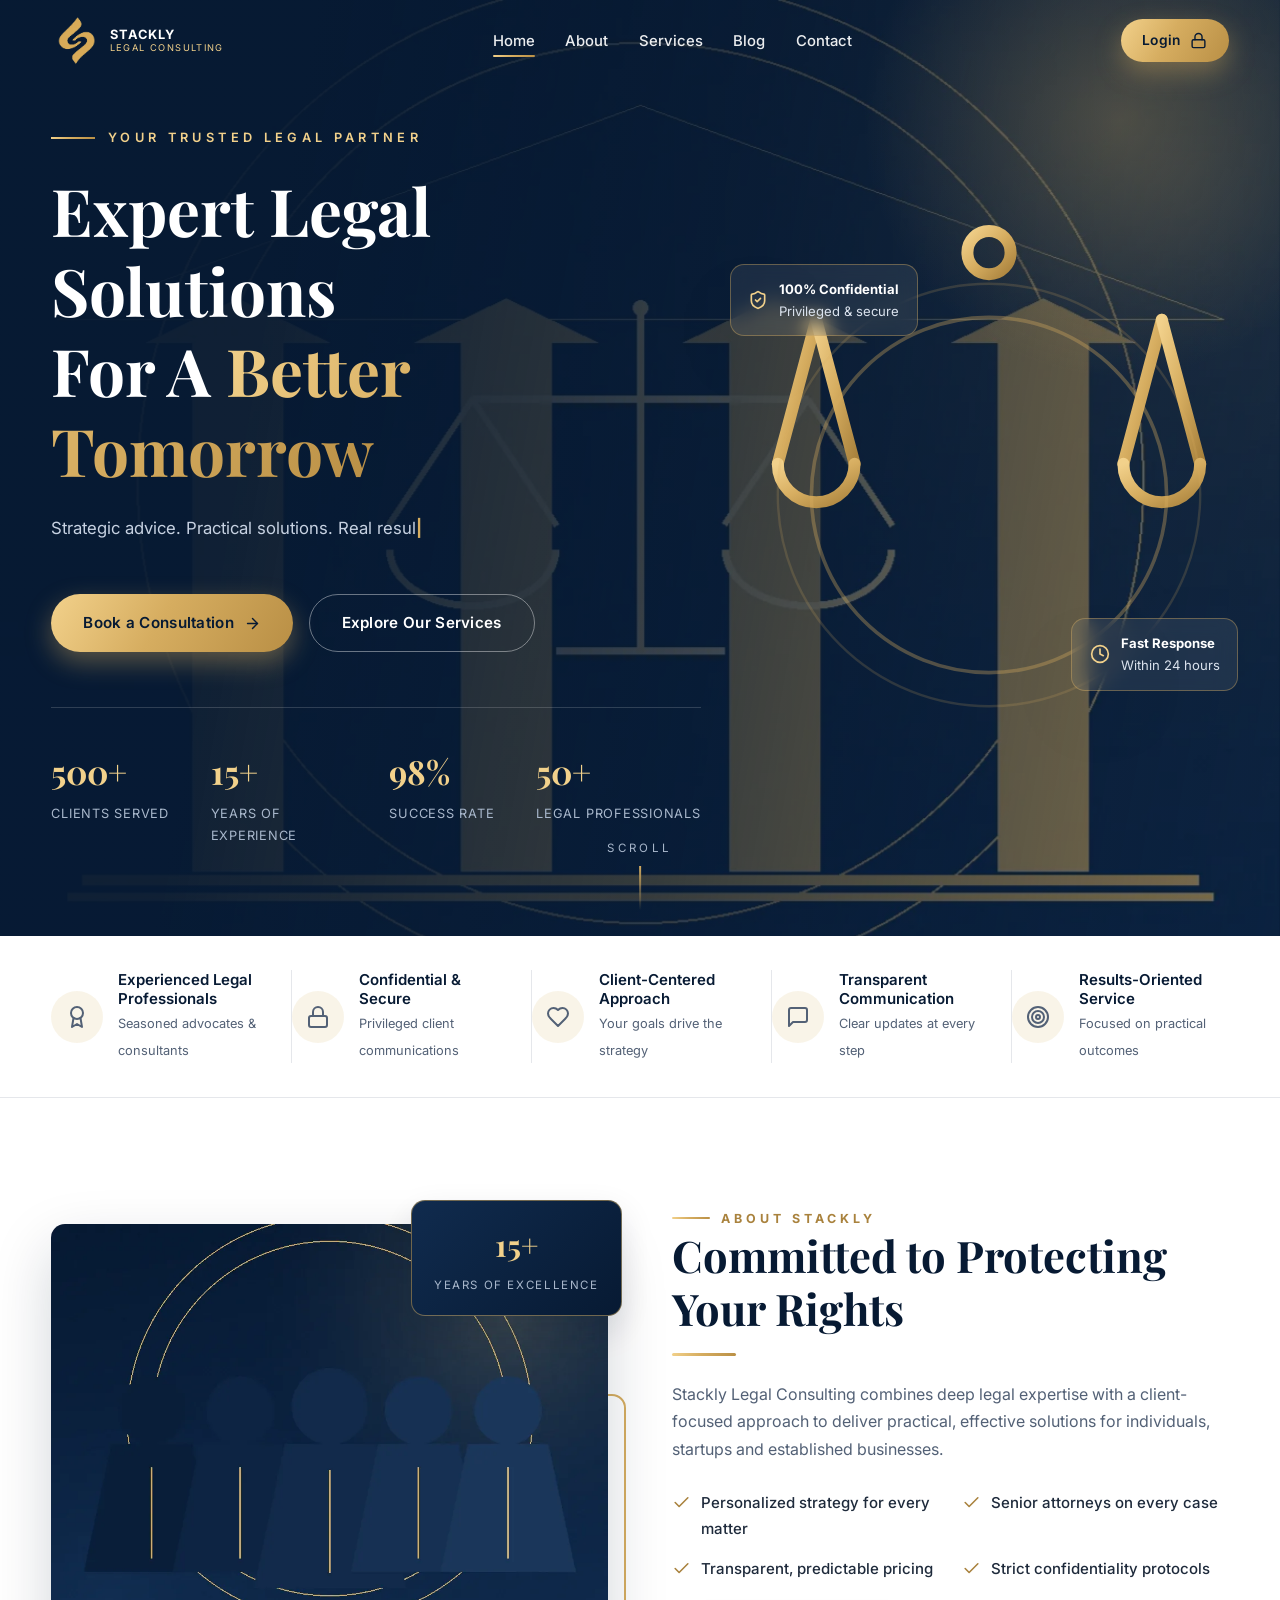
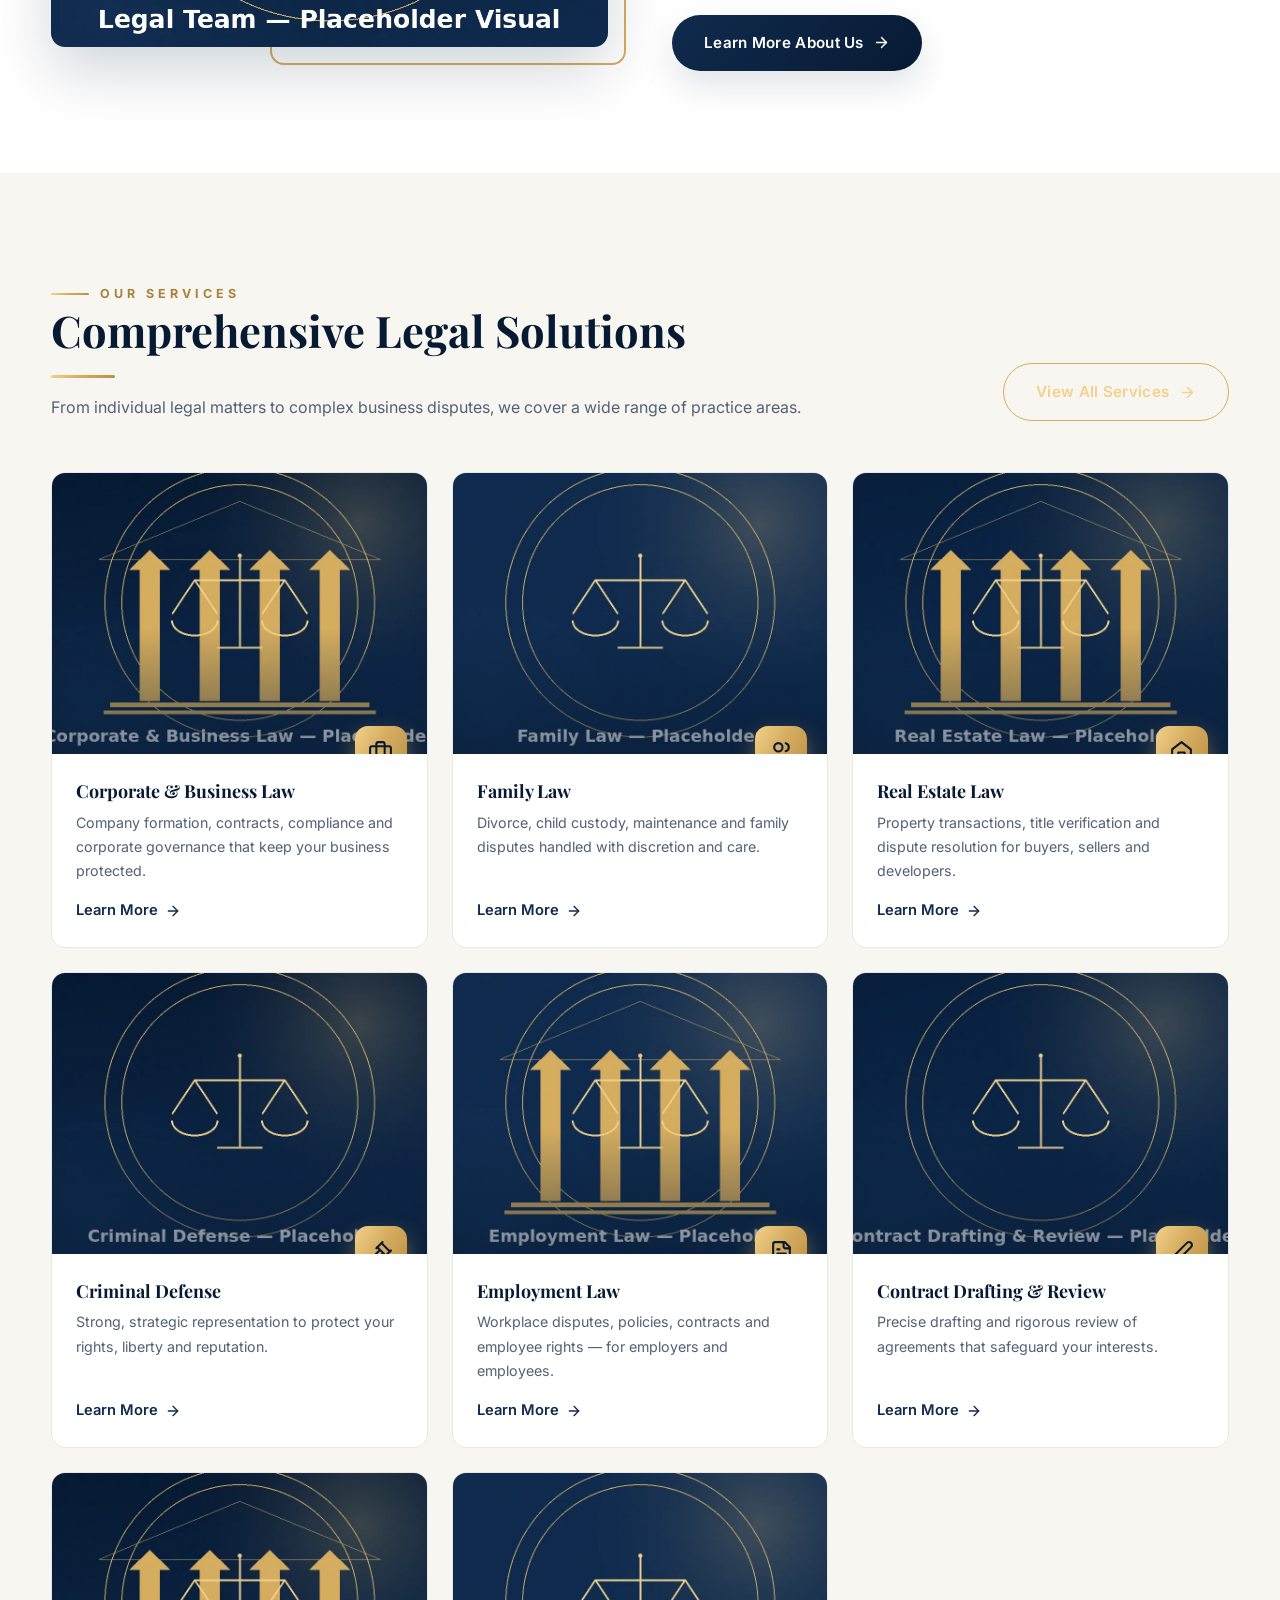
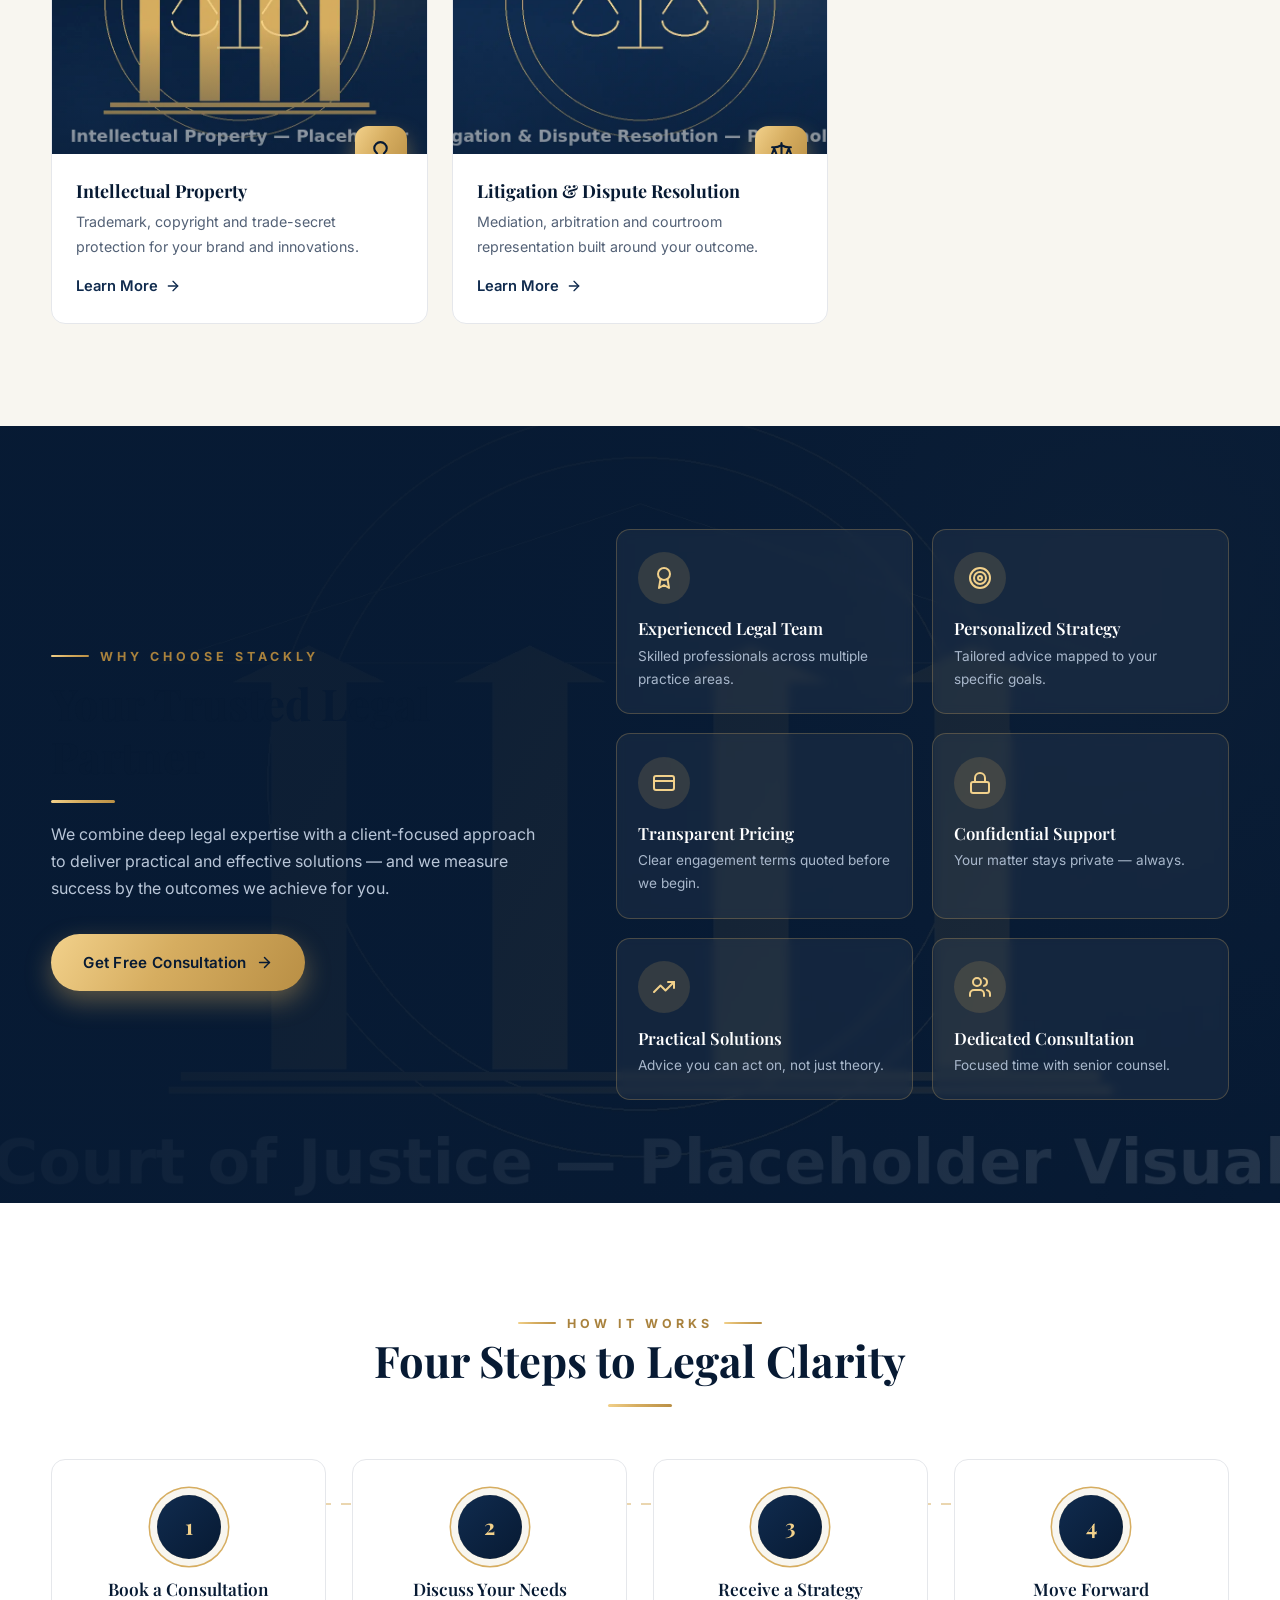
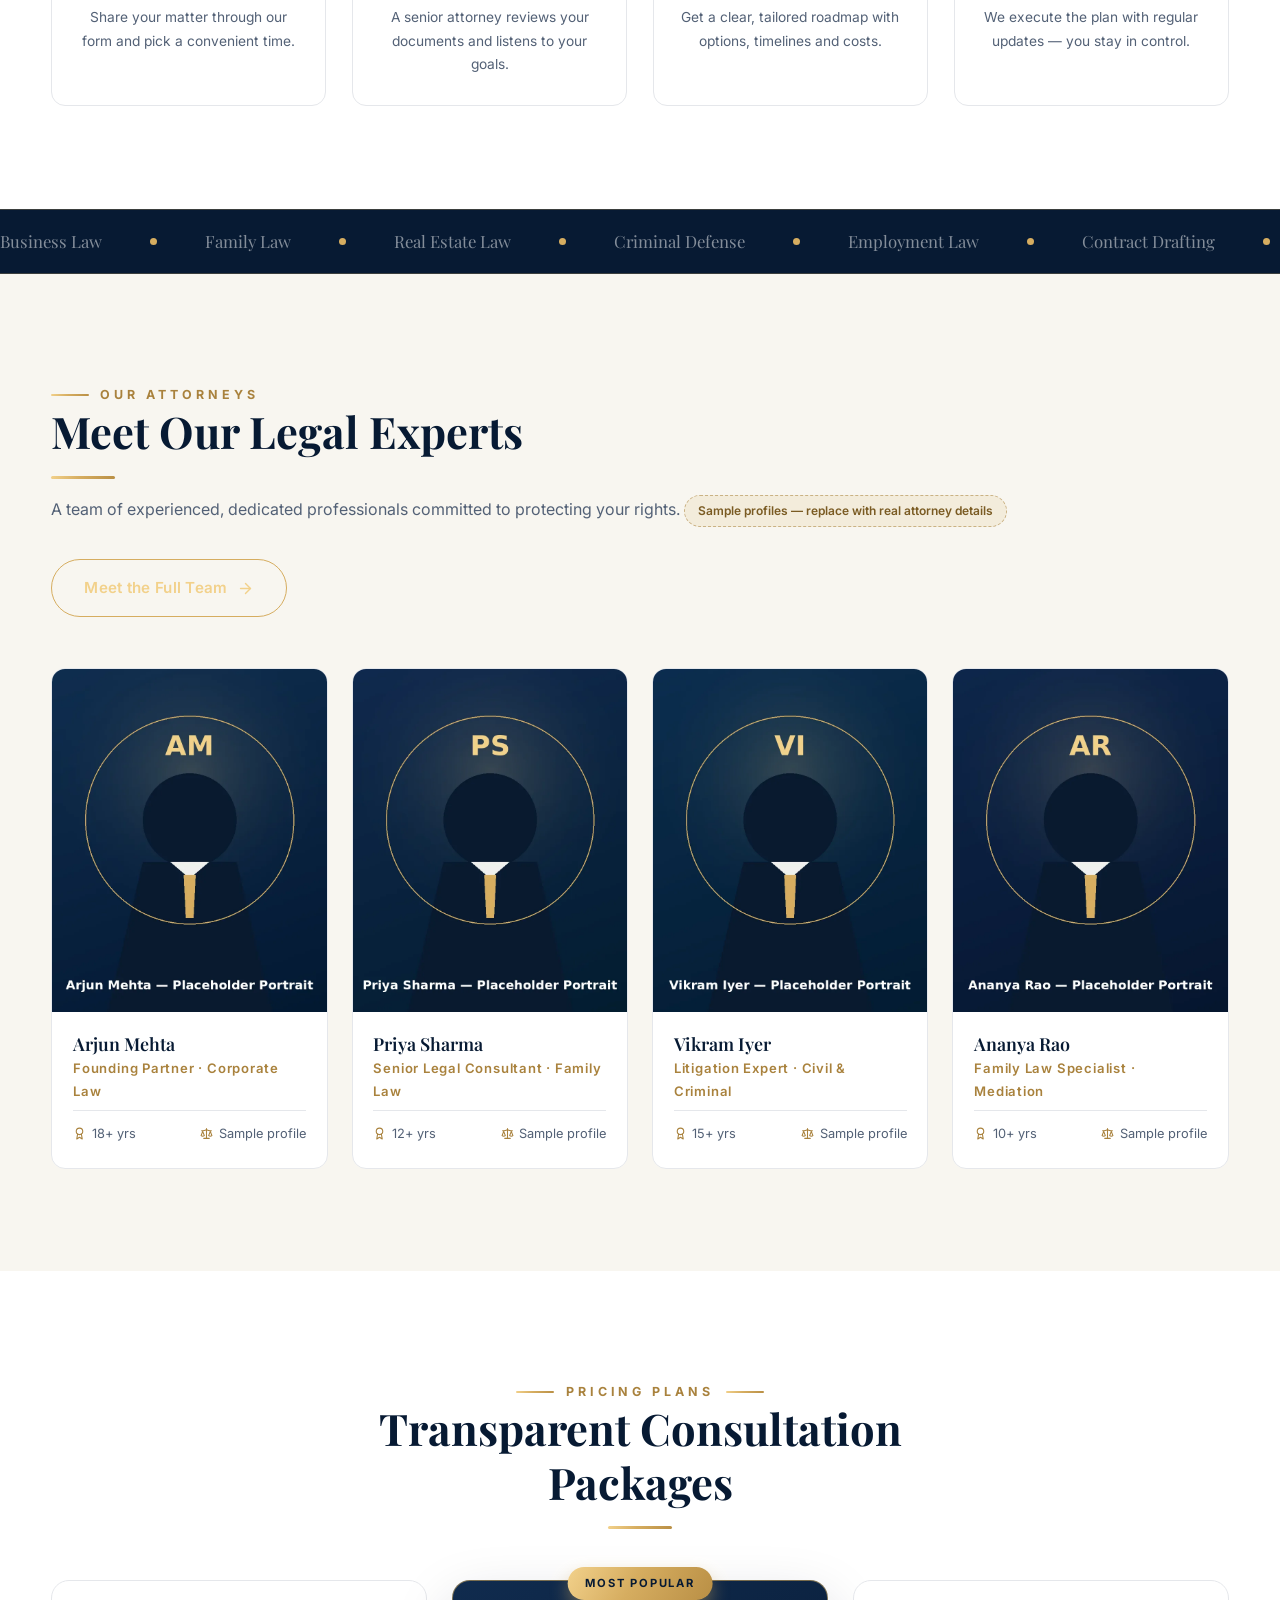
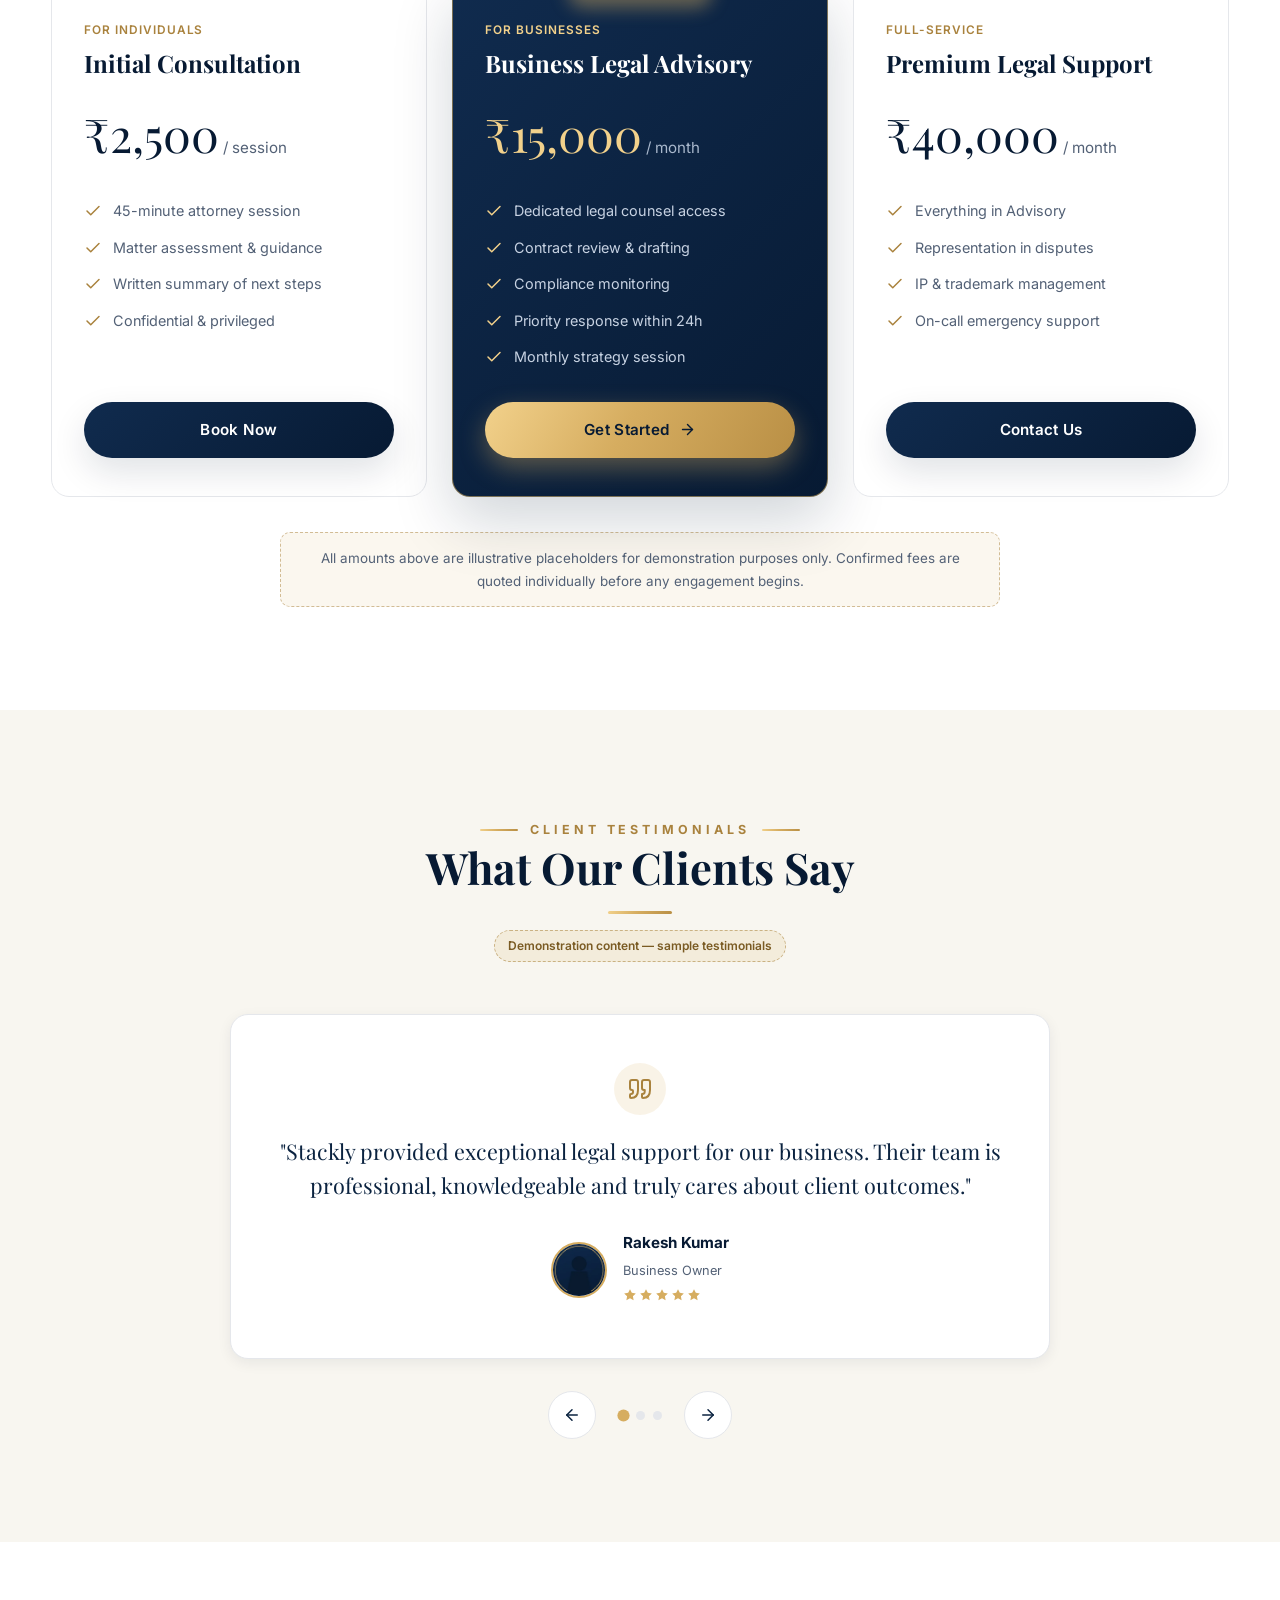
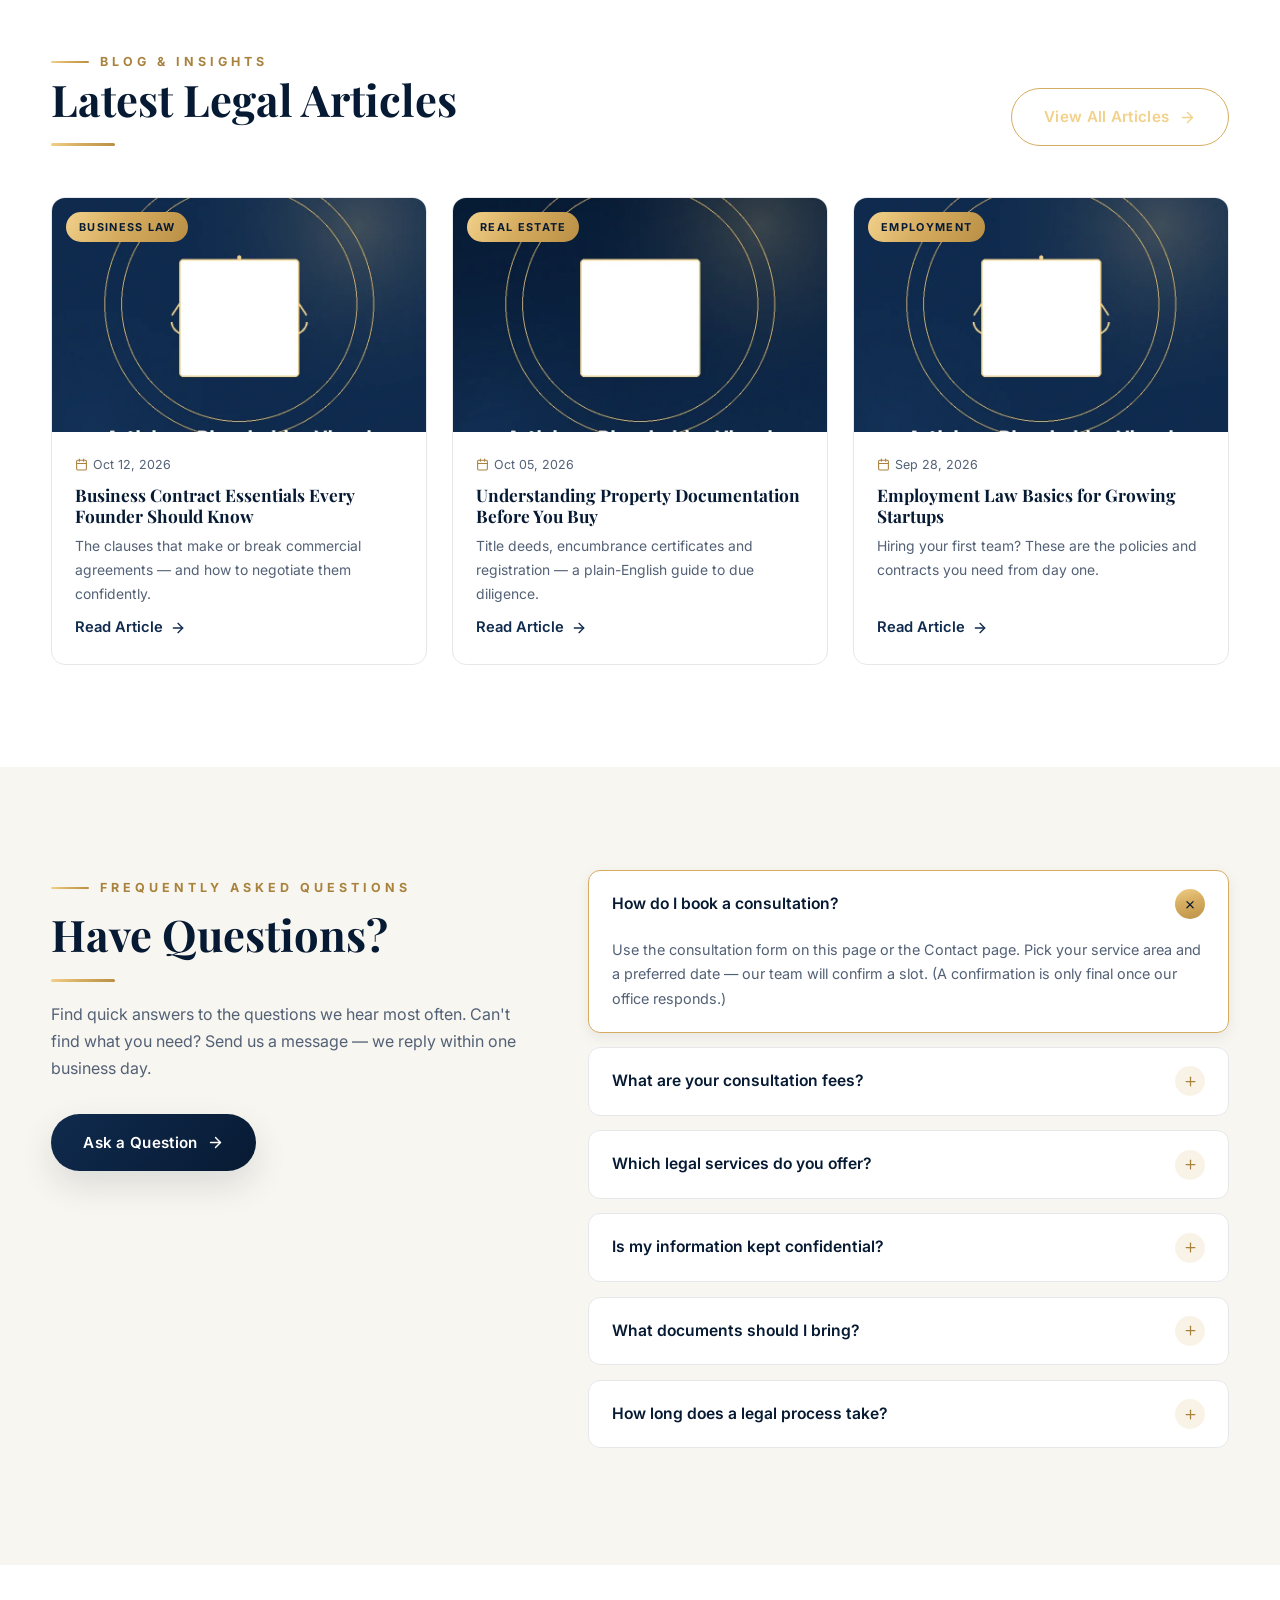
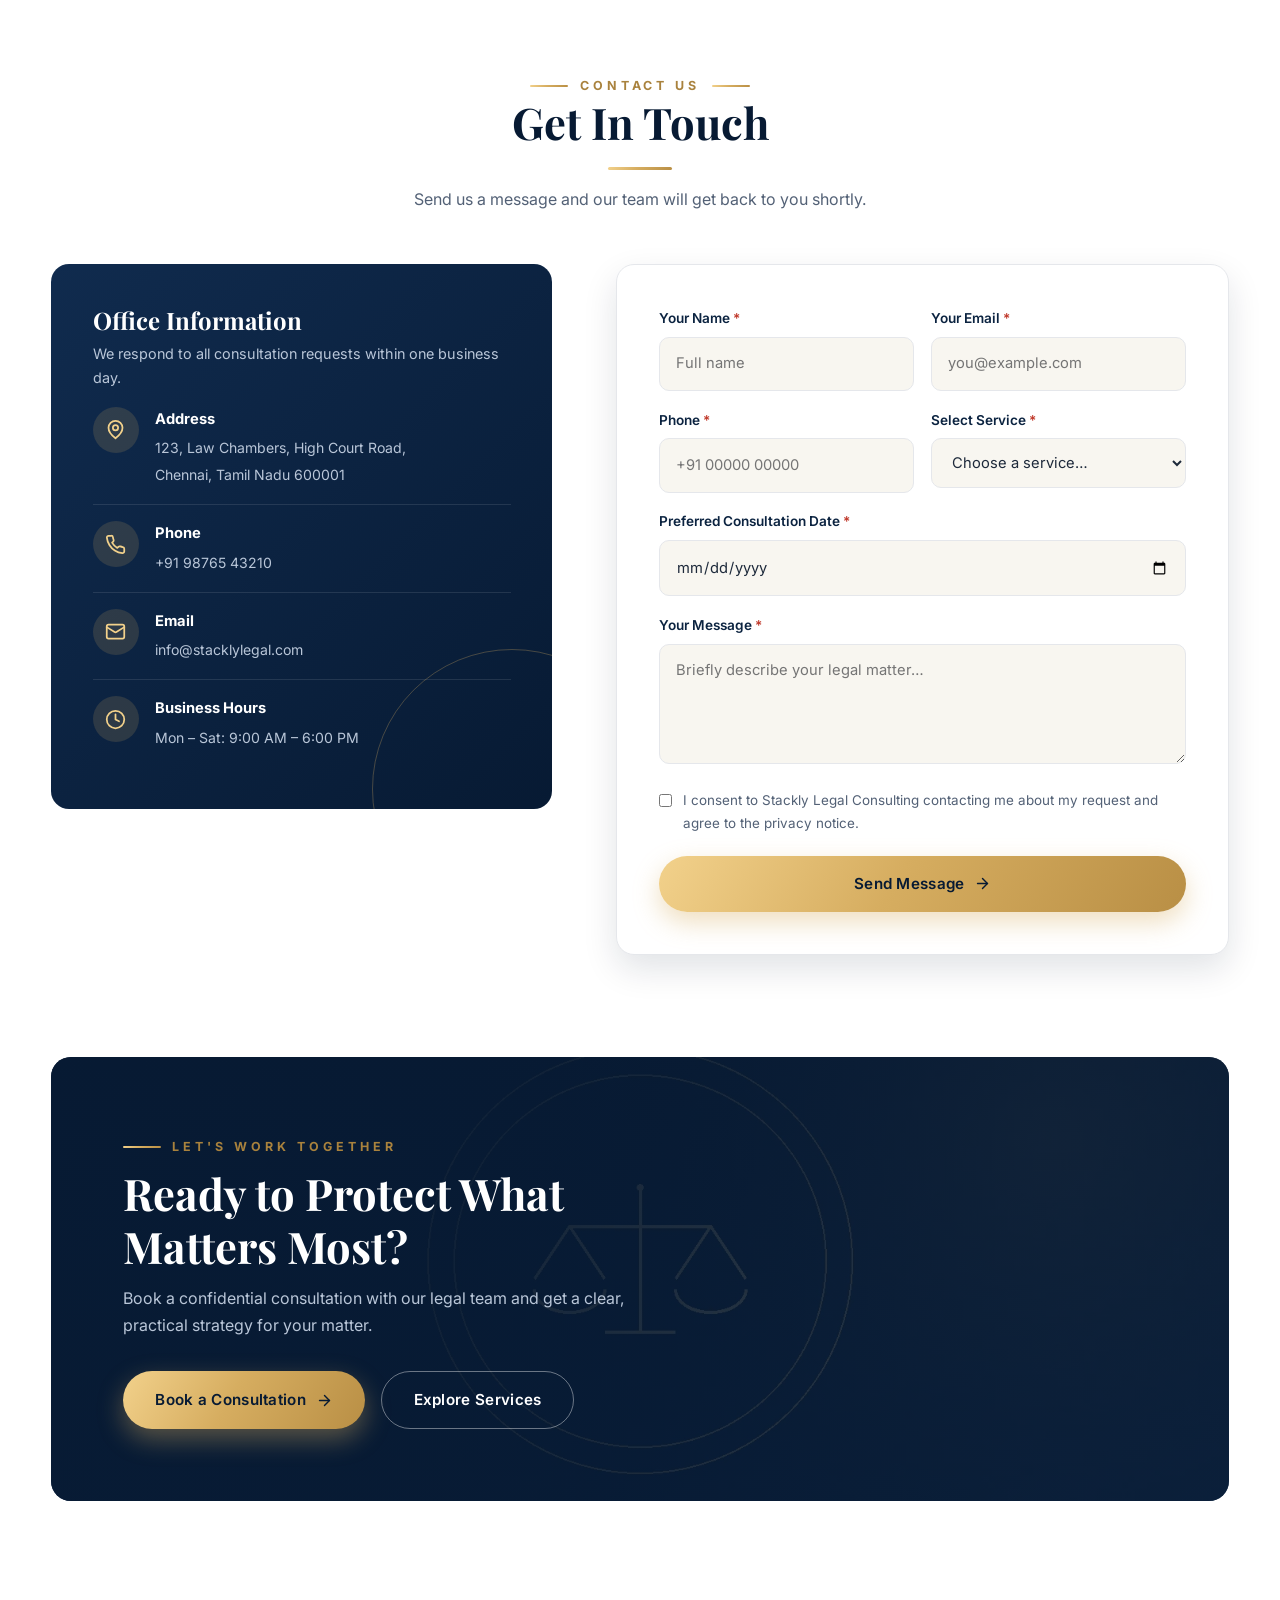
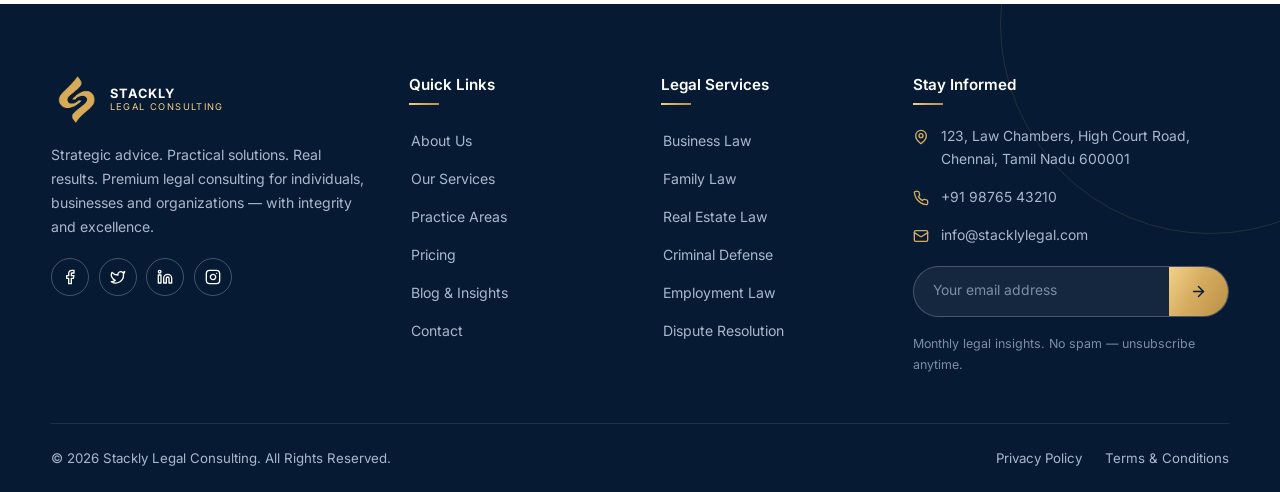
<file: index.html>
<!DOCTYPE html>
<html lang="en">
<head>
<meta charset="UTF-8">
<meta name="viewport" content="width=device-width, initial-scale=1.0">
<title>Stackly Legal Consulting | Expert Legal Solutions for a Better Tomorrow</title>
<meta name="description" content="Premium legal consulting for individuals and businesses — corporate, family, real estate, criminal defense, employment and dispute resolution services.">
<meta property="og:title" content="Stackly Legal Consulting | Expert Legal Solutions for a Better Tomorrow">
<meta property="og:description" content="Premium legal consulting for individuals and businesses — corporate, family, real estate, criminal defense, employment and dispute resolution services.">
<meta property="og:type" content="website">
<link rel="icon" type="image/svg+xml" href="assets/svg/logo-icon.svg">
<link rel="preconnect" href="https://fonts.googleapis.com"><link rel="preconnect" href="https://fonts.gstatic.com" crossorigin><link href="https://fonts.googleapis.com/css2?family=Playfair+Display:wght@500;600;700;800&family=Inter:wght@400;500;600;700&display=swap" rel="stylesheet">
<link rel="stylesheet" href="https://unpkg.com/aos@2.3.1/dist/aos.css">
<link rel="stylesheet" href="assets/css/style.css">
<link rel="stylesheet" href="assets/css/responsive.css">
<link rel="stylesheet" href="assets/css/animations.css">

</head><body>
<svg xmlns="http://www.w3.org/2000/svg" style="display:none" aria-hidden="true">
  <symbol id="icon-scale" viewBox="0 0 24 24"><path d="m16 16 3-8 3 8c-.87.65-1.92 1-3 1s-2.13-.35-3-1Z"/><path d="m2 16 3-8 3 8c-.87.65-1.92 1-3 1s-2.13-.35-3-1Z"/><path d="M7 21h10"/><path d="M12 3v18"/><path d="M3 7h2c2 0 5-1 7-2 2 1 5 2 7 2h2"/></symbol>
  <symbol id="icon-landmark" viewBox="0 0 24 24"><line x1="3" x2="21" y1="22" y2="22"/><line x1="6" x2="6" y1="18" y2="11"/><line x1="10" x2="10" y1="18" y2="11"/><line x1="14" x2="14" y1="18" y2="11"/><line x1="18" x2="18" y1="18" y2="11"/><polygon points="12 2 20 7 4 7"/></symbol>
  <symbol id="icon-gavel" viewBox="0 0 24 24"><path d="m14 13-8.5 8.5a2.12 2.12 0 1 1-3-3L11 10"/><path d="m16 16 6-6"/><path d="m8 8 6-6"/><path d="m9 7 8 8"/><path d="m21 11-8-8"/></symbol>
  <symbol id="icon-shield" viewBox="0 0 24 24"><path d="M20 13c0 5-3.5 7.5-7.66 8.95a1 1 0 0 1-.67-.01C7.5 20.5 4 18 4 13V6a1 1 0 0 1 1-1c2 0 4.5-1.2 6.24-2.72a1.17 1.17 0 0 1 1.52 0C14.51 3.81 17 5 19 5a1 1 0 0 1 1 1z"/><path d="m9 12 2 2 4-4"/></symbol>
  <symbol id="icon-users" viewBox="0 0 24 24"><path d="M16 21v-2a4 4 0 0 0-4-4H6a4 4 0 0 0-4 4v2"/><circle cx="9" cy="7" r="4"/><path d="M22 21v-2a4 4 0 0 0-3-3.87"/><path d="M16 3.13a4 4 0 0 1 0 7.75"/></symbol>
  <symbol id="icon-briefcase" viewBox="0 0 24 24"><path d="M16 20V4a2 2 0 0 0-2-2h-4a2 2 0 0 0-2 2v16"/><rect width="20" height="14" x="2" y="6" rx="2"/></symbol>
  <symbol id="icon-home" viewBox="0 0 24 24"><path d="m3 9 9-7 9 7v11a2 2 0 0 1-2 2H5a2 2 0 0 1-2-2z"/><polyline points="9 22 9 12 15 12 15 22"/></symbol>
  <symbol id="icon-file" viewBox="0 0 24 24"><path d="M15 2H6a2 2 0 0 0-2 2v16a2 2 0 0 0 2 2h12a2 2 0 0 0 2-2V7z"/><path d="M14 2v4a2 2 0 0 0 2 2h4"/><path d="M10 9H8"/><path d="M16 13H8"/><path d="M16 17H8"/></symbol>
  <symbol id="icon-bulb" viewBox="0 0 24 24"><path d="M15 14c.2-1 .7-1.7 1.5-2.5 1-.9 1.5-2.2 1.5-3.5A6 6 0 0 0 6 8c0 1 .2 2.2 1.5 3.5.7.7 1.3 1.5 1.5 2.5"/><path d="M9 18h6"/><path d="M10 22h4"/></symbol>
  <symbol id="icon-trend" viewBox="0 0 24 24"><polyline points="22 7 13.5 15.5 8.5 10.5 2 17"/><polyline points="16 7 22 7 22 13"/></symbol>
  <symbol id="icon-phone" viewBox="0 0 24 24"><path d="M22 16.92v3a2 2 0 0 1-2.18 2 19.79 19.79 0 0 1-8.63-3.07 19.5 19.5 0 0 1-6-6 19.79 19.79 0 0 1-3.07-8.67A2 2 0 0 1 4.11 2h3a2 2 0 0 1 2 1.72c.13.96.36 1.9.7 2.81a2 2 0 0 1-.45 2.11L8.09 9.91a16 16 0 0 0 6 6l1.27-1.27a2 2 0 0 1 2.11-.45c.91.34 1.85.57 2.81.7A2 2 0 0 1 22 16.92z"/></symbol>
  <symbol id="icon-mail" viewBox="0 0 24 24"><rect width="20" height="16" x="2" y="4" rx="2"/><path d="m22 7-8.97 5.7a1.94 1.94 0 0 1-2.06 0L2 7"/></symbol>
  <symbol id="icon-pin" viewBox="0 0 24 24"><path d="M20 10c0 6-8 12-8 12s-8-6-8-12a8 8 0 0 1 16 0Z"/><circle cx="12" cy="10" r="3"/></symbol>
  <symbol id="icon-clock" viewBox="0 0 24 24"><circle cx="12" cy="12" r="10"/><polyline points="12 6 12 12 16 14"/></symbol>
  <symbol id="icon-star" viewBox="0 0 24 24"><polygon points="12 2 15.09 8.26 22 9.27 17 14.14 18.18 21.02 12 17.77 5.82 21.02 7 14.14 2 9.27 8.91 8.26 12 2"/></symbol>
  <symbol id="icon-check" viewBox="0 0 24 24"><polyline points="20 6 9 17 4 12"/></symbol>
  <symbol id="icon-arrow" viewBox="0 0 24 24"><path d="M5 12h14"/><path d="m12 5 7 7-7 7"/></symbol>
  <symbol id="icon-quote" viewBox="0 0 24 24"><path d="M3 21c3 0 7-1 7-8V5c0-1.25-.756-2.017-2-2H4c-1.25 0-2 .75-2 1.972V11c0 1.25.75 2 2 2 1 0 1 0 1 1v1c0 1-1 2-2 2s-1 .008-1 1.031V20c0 1 0 1 1 1z"/><path d="M15 21c3 0 7-1 7-8V5c0-1.25-.757-2.017-2-2h-4c-1.25 0-2 .75-2 1.972V11c0 1.25.75 2 2 2h.75c0 2.25.25 4-2.75 4v3c0 1 0 1 1 1z"/></symbol>
  <symbol id="icon-linkedin" viewBox="0 0 24 24"><path d="M16 8a6 6 0 0 1 6 6v7h-4v-7a2 2 0 0 0-2-2 2 2 0 0 0-2 2v7h-4v-7a6 6 0 0 1 6-6z"/><rect width="4" height="12" x="2" y="9"/><circle cx="4" cy="4" r="2"/></symbol>
  <symbol id="icon-twitter" viewBox="0 0 24 24"><path d="M22 4s-.7 2.1-2 3.4c1.6 10-9.4 17.3-18 11.6 2.2.1 4.4-.6 6-2C3 15.5.5 9.6 3 5c2.2 2.6 5.6 4.1 9 4-.9-4.2 4-6.6 7-3.8 1.1 0 3-1.2 3-1.2z"/></symbol>
  <symbol id="icon-facebook" viewBox="0 0 24 24"><path d="M18 2h-3a5 5 0 0 0-5 5v3H7v4h3v8h4v-8h3l1-4h-4V7a1 1 0 0 1 1-1h3z"/></symbol>
  <symbol id="icon-instagram" viewBox="0 0 24 24"><rect width="20" height="20" x="2" y="2" rx="5"/><path d="M16 11.37A4 4 0 1 1 12.63 8 4 4 0 0 1 16 11.37z"/><line x1="17.5" x2="17.51" y1="6.5" y2="6.5"/></symbol>
  <symbol id="icon-menu" viewBox="0 0 24 24"><line x1="4" x2="20" y1="6" y2="6"/><line x1="4" x2="20" y1="12" y2="12"/><line x1="4" x2="20" y1="18" y2="18"/></symbol>
  <symbol id="icon-close" viewBox="0 0 24 24"><path d="M18 6 6 18"/><path d="m6 6 12 12"/></symbol>
  <symbol id="icon-search" viewBox="0 0 24 24"><circle cx="11" cy="11" r="8"/><path d="m21 21-4.3-4.3"/></symbol>
  <symbol id="icon-chevron" viewBox="0 0 24 24"><path d="m6 9 6 6 6-6"/></symbol>
  <symbol id="icon-calendar" viewBox="0 0 24 24"><path d="M8 2v4"/><path d="M16 2v4"/><rect width="18" height="18" x="3" y="4" rx="2"/><path d="M3 10h18"/></symbol>
  <symbol id="icon-lock" viewBox="0 0 24 24"><rect width="18" height="11" x="3" y="11" rx="2"/><path d="M7 11V7a5 5 0 0 1 10 0v4"/></symbol>
  <symbol id="icon-eye" viewBox="0 0 24 24"><path d="M2.062 12.348a1 1 0 0 1 0-.696 10.75 10.75 0 0 1 19.876 0 1 1 0 0 1 0 .696 10.75 10.75 0 0 1-19.876 0"/><circle cx="12" cy="12" r="3"/></symbol>
  <symbol id="icon-eyeoff" viewBox="0 0 24 24"><path d="M10.733 5.076a10.744 10.744 0 0 1 11.205 6.575 1 1 0 0 1 0 .696 10.747 10.747 0 0 1-1.444 2.49"/><path d="M14.084 14.158a3 3 0 0 1-4.242-4.242"/><path d="M17.479 17.499a10.75 10.75 0 0 1-15.417-5.151 1 1 0 0 1 0-.696 10.75 10.75 0 0 1 4.446-5.143"/><path d="m2 2 20 20"/></symbol>
  <symbol id="icon-filter" viewBox="0 0 24 24"><polygon points="22 3 2 3 10 12.46 10 19 14 21 14 12.46 22 3"/></symbol>
  <symbol id="icon-bell" viewBox="0 0 24 24"><path d="M10.268 21a2 2 0 0 0 3.464 0"/><path d="M3.262 15.326A1 1 0 0 0 4 17h16a1 1 0 0 0 .74-1.673C19.41 13.956 18 12.499 18 8A6 6 0 0 0 6 8c0 4.499-1.411 5.956-2.738 7.326"/></symbol>
  <symbol id="icon-logout" viewBox="0 0 24 24"><path d="M9 21H5a2 2 0 0 1-2-2V5a2 2 0 0 1 2-2h4"/><polyline points="16 17 21 12 16 7"/><line x1="21" x2="9" y1="12" y2="12"/></symbol>
  <symbol id="icon-edit" viewBox="0 0 24 24"><path d="M17 3a2.85 2.83 0 1 1 4 4L7.5 20.5 2 22l1.5-5.5Z"/></symbol>
  <symbol id="icon-trash" viewBox="0 0 24 24"><path d="M3 6h18"/><path d="M19 6v14a2 2 0 0 1-2 2H7a2 2 0 0 1-2-2V6"/><path d="M8 6V4a2 2 0 0 1 2-2h4a2 2 0 0 1 2 2v2"/></symbol>
  <symbol id="icon-plus" viewBox="0 0 24 24"><path d="M5 12h14"/><path d="M12 5v14"/></symbol>
  <symbol id="icon-download" viewBox="0 0 24 24"><path d="M21 15v4a2 2 0 0 1-2 2H5a2 2 0 0 1-2-2v-4"/><polyline points="7 10 12 15 17 10"/><line x1="12" x2="12" y1="15" y2="3"/></symbol>
  <symbol id="icon-message" viewBox="0 0 24 24"><path d="M21 15a2 2 0 0 1-2 2H7l-4 4V5a2 2 0 0 1 2-2h14a2 2 0 0 1 2 2z"/></symbol>
  <symbol id="icon-settings" viewBox="0 0 24 24"><path d="M12.22 2h-.44a2 2 0 0 0-2 2v.18a2 2 0 0 1-1 1.73l-.43.25a2 2 0 0 1-2 0l-.15-.08a2 2 0 0 0-2.73.73l-.22.38a2 2 0 0 0 .73 2.73l.15.1a2 2 0 0 1 1 1.72v.51a2 2 0 0 1-1 1.74l-.15.09a2 2 0 0 0-.73 2.73l.22.38a2 2 0 0 0 2.73.73l.15-.08a2 2 0 0 1 2 0l.43.25a2 2 0 0 1 1 1.73V20a2 2 0 0 0 2 2h.44a2 2 0 0 0 2-2v-.18a2 2 0 0 1 1-1.73l.43-.25a2 2 0 0 1 2 0l.15.08a2 2 0 0 0 2.73-.73l.22-.39a2 2 0 0 0-.73-2.73l-.15-.08a2 2 0 0 1-1-1.74v-.5a2 2 0 0 1 1-1.74l.15-.09a2 2 0 0 0 .73-2.73l-.22-.38a2 2 0 0 0-2.73-.73l-.15.08a2 2 0 0 1-2 0l-.43-.25a2 2 0 0 1-1-1.73V4a2 2 0 0 0-2-2z"/><circle cx="12" cy="12" r="3"/></symbol>
  <symbol id="icon-grid" viewBox="0 0 24 24"><rect width="7" height="9" x="3" y="3" rx="1"/><rect width="7" height="5" x="14" y="3" rx="1"/><rect width="7" height="9" x="14" y="12" rx="1"/><rect width="7" height="5" x="3" y="16" rx="1"/></symbol>
  <symbol id="icon-folder" viewBox="0 0 24 24"><path d="M20 20a2 2 0 0 0 2-2V8a2 2 0 0 0-2-2h-7.9a2 2 0 0 1-1.69-.9L9.6 3.9A2 2 0 0 0 7.93 3H4a2 2 0 0 0-2 2v13a2 2 0 0 0 2 2Z"/></symbol>
  <symbol id="icon-card" viewBox="0 0 24 24"><rect width="20" height="14" x="2" y="5" rx="2"/><line x1="2" x2="22" y1="10" y2="10"/></symbol>
  <symbol id="icon-globe" viewBox="0 0 24 24"><circle cx="12" cy="12" r="10"/><path d="M12 2a14.5 14.5 0 0 0 0 20 14.5 14.5 0 0 0 0-20"/><path d="M2 12h20"/></symbol>
  <symbol id="icon-target" viewBox="0 0 24 24"><circle cx="12" cy="12" r="10"/><circle cx="12" cy="12" r="6"/><circle cx="12" cy="12" r="2"/></symbol>
  <symbol id="icon-heart" viewBox="0 0 24 24"><path d="M19 14c1.49-1.46 3-3.21 3-5.5A5.5 5.5 0 0 0 16.5 3c-1.76 0-3 .5-4.5 2-1.5-1.5-2.74-2-4.5-2A5.5 5.5 0 0 0 2 8.5c0 2.3 1.5 4.05 3 5.5l7 7Z"/></symbol>
  <symbol id="icon-award" viewBox="0 0 24 24"><circle cx="12" cy="8" r="6"/><path d="M15.477 12.89 17 22l-5-3-5 3 1.523-9.11"/></symbol>
</svg>
<div class="preloader" id="preloader" aria-hidden="true">
  <div class="preloader-logo"><span class="preloader-ring"></span><img src="assets/svg/logo-icon.svg" alt=""></div>
  <div class="preloader-text">Stackly Legal</div>
  <div class="preloader-bar"><i></i></div>
</div>
<header class="header header-transparent" id="siteHeader">
  <div class="container">
    <a class="header-logo" href="index.html" aria-label="Stackly Legal Consulting home"><img src="assets/img/logo.webp" alt="" width="48"><span class="brand-wordmark"><strong>STACKLY</strong><small>LEGAL CONSULTING</small></span></a>
    <nav aria-label="Primary"><ul class="nav-desktop"><li><a class="nav-link" data-nav href="index.html">Home</a></li><li><a class="nav-link" data-nav href="about.html">About</a></li><li><a class="nav-link" data-nav href="services.html">Services</a></li><li><a class="nav-link" data-nav href="blog.html">Blog</a></li><li><a class="nav-link" data-nav href="contact.html">Contact</a></li></ul></nav>
    <div class="header-actions">
      <a class="btn btn-gold btn-sm header-login" href="login.html">Login<svg class="icon"><use href="#icon-lock"></use></svg></a>
      <button class="hamburger" id="hamburger" aria-label="Open menu" aria-expanded="false"><svg class="icon"><use href="#icon-menu"></use></svg></button>
    </div>
  </div>
</header>
<div class="mobile-nav" id="mobileNav" aria-label="Mobile navigation">
  <div class="mobile-nav-top">
    <a class="header-logo" href="index.html"><img src="assets/img/logo.webp" alt="" width="48"><span class="brand-wordmark"><strong>STACKLY</strong><small>LEGAL CONSULTING</small></span></a>
    <button class="mobile-close" id="mobileClose" aria-label="Close menu"><svg class="icon"><use href="#icon-close"></use></svg></button>
  </div>
  <nav class="mobile-links"><a href="index.html">Home<svg class="icon"><use href="#icon-arrow"></use></svg></a><a href="about.html">About<svg class="icon"><use href="#icon-arrow"></use></svg></a><a href="services.html">Services<svg class="icon"><use href="#icon-arrow"></use></svg></a><a href="blog.html">Blog<svg class="icon"><use href="#icon-arrow"></use></svg></a><a href="contact.html">Contact<svg class="icon"><use href="#icon-arrow"></use></svg></a><a href="login.html">Login<svg class="icon"><use href="#icon-arrow"></use></svg></a></nav>
</div>

<main>
  <!-- HERO -->
  <section class="hero" id="home">
    <div class="hero-bg"><img src="assets/img/hero/hero-main.webp" alt="Lady Justice statue in a grand courthouse hall" fetchpriority="high"></div>
    <div class="hero-overlay"></div>
    <div class="hero-glow"></div>
    <svg class="hero-shape" style="top:14%;left:4%" width="90" height="90"><use href="#shape-ring"></use></svg>
    <svg class="hero-shape" style="bottom:16%;left:46%" width="70" height="70"><use href="#shape-dots"></use></svg>
    <div class="container">
      <div class="hero-grid">
        <div>
          <span class="hero-eyebrow" data-hero><span class="line"></span>Your Trusted Legal Partner</span>
          <h1 data-hero>Expert Legal Solutions<br>For A <em>Better Tomorrow</em></h1>
          <p class="hero-typed" data-hero data-typed='["Strategic advice. Practical solutions. Real results.","Personalized consulting for individuals and businesses.","Integrity and excellence in every engagement."]'>Strategic advice. Practical solutions. Real results.</p>
          <div class="hero-cta" data-hero>
            <a class="btn btn-gold btn-pulse" href="contact.html">Book a Consultation <svg class="icon"><use href="#icon-arrow"></use></svg></a>
            <a class="btn btn-ghost-navy" href="services.html">Explore Our Services</a>
          </div>
          <div class="hero-stats" data-hero>
            <div><div class="num" data-count="500" data-suffix="+">0</div><div class="lbl">Clients Served</div></div>
            <div><div class="num" data-count="15" data-suffix="+">0</div><div class="lbl">Years of Experience</div></div>
            <div><div class="num" data-count="98" data-suffix="%">0</div><div class="lbl">Success Rate</div></div>
            <div><div class="num" data-count="50" data-suffix="+">0</div><div class="lbl">Legal Professionals</div></div>
          </div>
        </div>
        <div class="hero-visual">
          <img src="assets/svg/scales-of-justice.svg" alt="Golden scales of justice illustration">
          <div class="hero-badge hero-badge--1"><svg class="icon"><use href="#icon-shield"></use></svg><span><b>100% Confidential</b><br>Privileged &amp; secure</span></div>
          <div class="hero-badge hero-badge--2"><svg class="icon"><use href="#icon-clock"></use></svg><span><b>Fast Response</b><br>Within 24 hours</span></div>
        </div>
      </div>
    </div>
    <a class="hero-scroll" href="#trust">Scroll<span></span></a>
  </section>

  <!-- TRUST BAR -->
  <section class="trustbar" id="trust">
    <div class="container">
      <div class="trust-item reveal"><span class="trust-ico"><svg class="icon"><use href="#icon-award"></use></svg></span><div><b>Experienced Legal Professionals</b><span>Seasoned advocates &amp; consultants</span></div></div>
      <div class="trust-item reveal reveal-d1"><span class="trust-ico"><svg class="icon"><use href="#icon-lock"></use></svg></span><div><b>Confidential &amp; Secure</b><span>Privileged client communications</span></div></div>
      <div class="trust-item reveal reveal-d2"><span class="trust-ico"><svg class="icon"><use href="#icon-heart"></use></svg></span><div><b>Client-Centered Approach</b><span>Your goals drive the strategy</span></div></div>
      <div class="trust-item reveal reveal-d3"><span class="trust-ico"><svg class="icon"><use href="#icon-message"></use></svg></span><div><b>Transparent Communication</b><span>Clear updates at every step</span></div></div>
      <div class="trust-item reveal reveal-d4"><span class="trust-ico"><svg class="icon"><use href="#icon-target"></use></svg></span><div><b>Results-Oriented Service</b><span>Focused on practical outcomes</span></div></div>
    </div>
  </section>

  <!-- ABOUT PREVIEW -->
  <section class="section" id="about-preview">
    <div class="container about-grid">
      <div class="about-media reveal" data-aos="fade-right">
        <img src="assets/img/about/about-team.webp" alt="Stackly legal team in discussion — placeholder visual" loading="lazy">
        <div class="about-exp"><b>15+</b><span>Years of Excellence</span></div>
      </div>
      <div class="about-copy reveal reveal-d1" data-aos="fade-left">
        <div class="section-head">
          <span class="eyebrow">About Stackly</span>
          <h2>Committed to Protecting Your Rights</h2>
          <div class="divider-gold"></div>
        </div>
        <p>Stackly Legal Consulting combines deep legal expertise with a client-focused approach to deliver practical, effective solutions for individuals, startups and established businesses.</p>
        <ul class="about-points">
          <li><svg class="icon"><use href="#icon-check"></use></svg>Personalized strategy for every matter</li>
          <li><svg class="icon"><use href="#icon-check"></use></svg>Senior attorneys on every case</li>
          <li><svg class="icon"><use href="#icon-check"></use></svg>Transparent, predictable pricing</li>
          <li><svg class="icon"><use href="#icon-check"></use></svg>Strict confidentiality protocols</li>
        </ul>
        <a class="btn btn-navy" href="about.html">Learn More About Us <svg class="icon"><use href="#icon-arrow"></use></svg></a>
      </div>
    </div>
  </section>

  <!-- SERVICES -->
  <section class="section section-ivory" id="services">
    <div class="container">
      <div class="section-head section-head--split">
        <div>
          <span class="eyebrow">Our Services</span>
          <h2>Comprehensive Legal Solutions</h2>
          <div class="divider-gold"></div>
          <p class="mt-2">From individual legal matters to complex business disputes, we cover a wide range of practice areas.</p>
        </div>
        <a class="btn btn-outline" href="services.html">View All Services <svg class="icon"><use href="#icon-arrow"></use></svg></a>
      </div>
      <div class="cards-grid">
      <article class="svc-card reveal reveal-d0" data-aos="fade-up" data-aos-delay="0">
        <div class="svc-media"><img src="assets/img/services/corporate-law.webp" alt="Corporate & Business Law" loading="lazy"><span class="svc-ico"><svg class="icon"><use href="#icon-briefcase"></use></svg></span></div>
        <div class="svc-body"><h3>Corporate & Business Law</h3><p>Company formation, contracts, compliance and corporate governance that keep your business protected.</p><a class="link-more" href="services.html">Learn More <svg class="icon"><use href="#icon-arrow"></use></svg></a></div>
      </article>
      <article class="svc-card reveal reveal-d1" data-aos="fade-up" data-aos-delay="70">
        <div class="svc-media"><img src="assets/img/services/family-law.webp" alt="Family Law" loading="lazy"><span class="svc-ico"><svg class="icon"><use href="#icon-users"></use></svg></span></div>
        <div class="svc-body"><h3>Family Law</h3><p>Divorce, child custody, maintenance and family disputes handled with discretion and care.</p><a class="link-more" href="services.html">Learn More <svg class="icon"><use href="#icon-arrow"></use></svg></a></div>
      </article>
      <article class="svc-card reveal reveal-d2" data-aos="fade-up" data-aos-delay="140">
        <div class="svc-media"><img src="assets/img/services/real-estate-law.webp" alt="Real Estate Law" loading="lazy"><span class="svc-ico"><svg class="icon"><use href="#icon-home"></use></svg></span></div>
        <div class="svc-body"><h3>Real Estate Law</h3><p>Property transactions, title verification and dispute resolution for buyers, sellers and developers.</p><a class="link-more" href="services.html">Learn More <svg class="icon"><use href="#icon-arrow"></use></svg></a></div>
      </article>
      <article class="svc-card reveal reveal-d3" data-aos="fade-up" data-aos-delay="210">
        <div class="svc-media"><img src="assets/img/services/criminal-defense.webp" alt="Criminal Defense" loading="lazy"><span class="svc-ico"><svg class="icon"><use href="#icon-gavel"></use></svg></span></div>
        <div class="svc-body"><h3>Criminal Defense</h3><p>Strong, strategic representation to protect your rights, liberty and reputation.</p><a class="link-more" href="services.html">Learn More <svg class="icon"><use href="#icon-arrow"></use></svg></a></div>
      </article>
      <article class="svc-card reveal reveal-d0" data-aos="fade-up" data-aos-delay="280">
        <div class="svc-media"><img src="assets/img/services/employment-law.webp" alt="Employment Law" loading="lazy"><span class="svc-ico"><svg class="icon"><use href="#icon-file"></use></svg></span></div>
        <div class="svc-body"><h3>Employment Law</h3><p>Workplace disputes, policies, contracts and employee rights — for employers and employees.</p><a class="link-more" href="services.html">Learn More <svg class="icon"><use href="#icon-arrow"></use></svg></a></div>
      </article>
      <article class="svc-card reveal reveal-d1" data-aos="fade-up" data-aos-delay="350">
        <div class="svc-media"><img src="assets/img/services/contract-drafting.webp" alt="Contract Drafting & Review" loading="lazy"><span class="svc-ico"><svg class="icon"><use href="#icon-edit"></use></svg></span></div>
        <div class="svc-body"><h3>Contract Drafting & Review</h3><p>Precise drafting and rigorous review of agreements that safeguard your interests.</p><a class="link-more" href="services.html">Learn More <svg class="icon"><use href="#icon-arrow"></use></svg></a></div>
      </article>
      <article class="svc-card reveal reveal-d2" data-aos="fade-up" data-aos-delay="420">
        <div class="svc-media"><img src="assets/img/services/intellectual-property.webp" alt="Intellectual Property" loading="lazy"><span class="svc-ico"><svg class="icon"><use href="#icon-bulb"></use></svg></span></div>
        <div class="svc-body"><h3>Intellectual Property</h3><p>Trademark, copyright and trade-secret protection for your brand and innovations.</p><a class="link-more" href="services.html">Learn More <svg class="icon"><use href="#icon-arrow"></use></svg></a></div>
      </article>
      <article class="svc-card reveal reveal-d3" data-aos="fade-up" data-aos-delay="490">
        <div class="svc-media"><img src="assets/img/services/litigation-dispute.webp" alt="Litigation & Dispute Resolution" loading="lazy"><span class="svc-ico"><svg class="icon"><use href="#icon-scale"></use></svg></span></div>
        <div class="svc-body"><h3>Litigation & Dispute Resolution</h3><p>Mediation, arbitration and courtroom representation built around your outcome.</p><a class="link-more" href="services.html">Learn More <svg class="icon"><use href="#icon-arrow"></use></svg></a></div>
      </article>
      </div>
    </div>
  </section>

  <!-- WHY CHOOSE -->
  <section class="section why" style="background-image:url('assets/img/ui/why-choose-bg.webp')">
    <div class="container why-grid">
      <div class="why-copy reveal" data-aos="fade-right">
        <span class="eyebrow">Why Choose Stackly</span>
        <h2 class="mt-1">Your Trusted Legal Partner</h2>
        <div class="divider-gold"></div>
        <p>We combine deep legal expertise with a client-focused approach to deliver practical and effective solutions — and we measure success by the outcomes we achieve for you.</p>
        <a class="btn btn-gold mt-3" href="contact.html">Get Free Consultation <svg class="icon"><use href="#icon-arrow"></use></svg></a>
      </div>
      <div class="why-feats">
        <div class="why-feat reveal"><span class="trust-ico"><svg class="icon"><use href="#icon-award"></use></svg></span><h4>Experienced Legal Team</h4><p>Skilled professionals across multiple practice areas.</p></div>
        <div class="why-feat reveal reveal-d1"><span class="trust-ico"><svg class="icon"><use href="#icon-target"></use></svg></span><h4>Personalized Strategy</h4><p>Tailored advice mapped to your specific goals.</p></div>
        <div class="why-feat reveal reveal-d2"><span class="trust-ico"><svg class="icon"><use href="#icon-card"></use></svg></span><h4>Transparent Pricing</h4><p>Clear engagement terms quoted before we begin.</p></div>
        <div class="why-feat reveal reveal-d3"><span class="trust-ico"><svg class="icon"><use href="#icon-lock"></use></svg></span><h4>Confidential Support</h4><p>Your matter stays private — always.</p></div>
        <div class="why-feat reveal"><span class="trust-ico"><svg class="icon"><use href="#icon-trend"></use></svg></span><h4>Practical Solutions</h4><p>Advice you can act on, not just theory.</p></div>
        <div class="why-feat reveal reveal-d1"><span class="trust-ico"><svg class="icon"><use href="#icon-users"></use></svg></span><h4>Dedicated Consultation</h4><p>Focused time with senior counsel.</p></div>
      </div>
    </div>
  </section>

  <!-- PROCESS -->
  <section class="section" id="process">
    <div class="container">
      <div class="section-head section-head--center">
        <span class="eyebrow eyebrow--center">How It Works</span>
        <h2>Four Steps to Legal Clarity</h2>
        <div class="divider-gold" style="margin-inline:auto"></div>
      </div>
      <div class="process-grid">
        <div class="step reveal"><div class="step-num">1</div><h4>Book a Consultation</h4><p>Share your matter through our form and pick a convenient time.</p></div>
        <div class="step reveal reveal-d1"><div class="step-num">2</div><h4>Discuss Your Needs</h4><p>A senior attorney reviews your documents and listens to your goals.</p></div>
        <div class="step reveal reveal-d2"><div class="step-num">3</div><h4>Receive a Strategy</h4><p>Get a clear, tailored roadmap with options, timelines and costs.</p></div>
        <div class="step reveal reveal-d3"><div class="step-num">4</div><h4>Move Forward</h4><p>We execute the plan with regular updates — you stay in control.</p></div>
      </div>
    </div>
  </section>

  <!-- PRACTICE AREAS STRIP -->
  <div class="marquee" aria-hidden="true">
    <div class="marquee-track">
      <span>Business Law</span><span>Family Law</span><span>Real Estate Law</span><span>Criminal Defense</span><span>Employment Law</span><span>Contract Drafting</span><span>Intellectual Property</span><span>Dispute Resolution</span>
      <span>Business Law</span><span>Family Law</span><span>Real Estate Law</span><span>Criminal Defense</span><span>Employment Law</span><span>Contract Drafting</span><span>Intellectual Property</span><span>Dispute Resolution</span>
    </div>
  </div>

  <!-- ATTORNEYS -->
  <section class="section section-ivory" id="attorneys">
    <div class="container">
      <div class="section-head section-head--split">
        <div>
          <span class="eyebrow">Our Attorneys</span>
          <h2>Meet Our Legal Experts</h2>
          <div class="divider-gold"></div>
          <p class="mt-2">A team of experienced, dedicated professionals committed to protecting your rights. <span class="demo-tag">Sample profiles — replace with real attorney details</span></p>
        </div>
        <a class="btn btn-outline" href="about.html">Meet the Full Team <svg class="icon"><use href="#icon-arrow"></use></svg></a>
      </div>
      <div class="att-grid">
      <article class="att-card reveal reveal-d0" data-aos="fade-up" data-aos-delay="0">
        <div class="att-media"><img src="assets/img/attorneys/arjun-mehta.webp" alt="Portrait of Arjun Mehta — sample profile" loading="lazy">
          <div class="att-social"><a href="#" aria-label="LinkedIn profile of Arjun Mehta"><svg class="icon"><use href="#icon-linkedin"></use></svg></a><a href="mailto:info@stacklylegal.com" aria-label="Email Arjun Mehta"><svg class="icon"><use href="#icon-mail"></use></svg></a></div>
        </div>
        <div class="att-body"><h4>Arjun Mehta</h4><span class="att-role">Founding Partner · Corporate Law</span>
          <div class="att-meta"><span><svg class="icon"><use href="#icon-award"></use></svg>18+ yrs</span><span><svg class="icon"><use href="#icon-scale"></use></svg>Sample profile</span></div>
        </div>
      </article>
      <article class="att-card reveal reveal-d1" data-aos="fade-up" data-aos-delay="80">
        <div class="att-media"><img src="assets/img/attorneys/priya-sharma.webp" alt="Portrait of Priya Sharma — sample profile" loading="lazy">
          <div class="att-social"><a href="#" aria-label="LinkedIn profile of Priya Sharma"><svg class="icon"><use href="#icon-linkedin"></use></svg></a><a href="mailto:info@stacklylegal.com" aria-label="Email Priya Sharma"><svg class="icon"><use href="#icon-mail"></use></svg></a></div>
        </div>
        <div class="att-body"><h4>Priya Sharma</h4><span class="att-role">Senior Legal Consultant · Family Law</span>
          <div class="att-meta"><span><svg class="icon"><use href="#icon-award"></use></svg>12+ yrs</span><span><svg class="icon"><use href="#icon-scale"></use></svg>Sample profile</span></div>
        </div>
      </article>
      <article class="att-card reveal reveal-d2" data-aos="fade-up" data-aos-delay="160">
        <div class="att-media"><img src="assets/img/attorneys/vikram-iyer.webp" alt="Portrait of Vikram Iyer — sample profile" loading="lazy">
          <div class="att-social"><a href="#" aria-label="LinkedIn profile of Vikram Iyer"><svg class="icon"><use href="#icon-linkedin"></use></svg></a><a href="mailto:info@stacklylegal.com" aria-label="Email Vikram Iyer"><svg class="icon"><use href="#icon-mail"></use></svg></a></div>
        </div>
        <div class="att-body"><h4>Vikram Iyer</h4><span class="att-role">Litigation Expert · Civil & Criminal</span>
          <div class="att-meta"><span><svg class="icon"><use href="#icon-award"></use></svg>15+ yrs</span><span><svg class="icon"><use href="#icon-scale"></use></svg>Sample profile</span></div>
        </div>
      </article>
      <article class="att-card reveal reveal-d3" data-aos="fade-up" data-aos-delay="240">
        <div class="att-media"><img src="assets/img/attorneys/ananya-rao.webp" alt="Portrait of Ananya Rao — sample profile" loading="lazy">
          <div class="att-social"><a href="#" aria-label="LinkedIn profile of Ananya Rao"><svg class="icon"><use href="#icon-linkedin"></use></svg></a><a href="mailto:info@stacklylegal.com" aria-label="Email Ananya Rao"><svg class="icon"><use href="#icon-mail"></use></svg></a></div>
        </div>
        <div class="att-body"><h4>Ananya Rao</h4><span class="att-role">Family Law Specialist · Mediation</span>
          <div class="att-meta"><span><svg class="icon"><use href="#icon-award"></use></svg>10+ yrs</span><span><svg class="icon"><use href="#icon-scale"></use></svg>Sample profile</span></div>
        </div>
      </article>
      </div>
    </div>
  </section>

  <!-- PRICING -->
  <section class="section" id="pricing">
    <div class="container">
      <div class="section-head section-head--center">
        <span class="eyebrow eyebrow--center">Pricing Plans</span>
        <h2>Transparent Consultation Packages</h2>
        <div class="divider-gold" style="margin-inline:auto"></div>
      </div>
      <div class="price-grid">
        <div class="price-card reveal" data-aos="fade-up">
          <span class="price-note">For Individuals</span>
          <h3 class="mt-1">Initial Consultation</h3>
          <div class="price-tag">₹2,500<small> / session</small></div>
          <ul class="price-feats">
            <li><svg class="icon"><use href="#icon-check"></use></svg>45-minute attorney session</li>
            <li><svg class="icon"><use href="#icon-check"></use></svg>Matter assessment &amp; guidance</li>
            <li><svg class="icon"><use href="#icon-check"></use></svg>Written summary of next steps</li>
            <li><svg class="icon"><use href="#icon-check"></use></svg>Confidential &amp; privileged</li>
          </ul>
          <a class="btn btn-navy" href="contact.html">Book Now</a>
        </div>
        <div class="price-card featured reveal reveal-d1" data-aos="fade-up" data-aos-delay="100">
          <span class="price-badge">Most Popular</span>
          <span class="price-note">For Businesses</span>
          <h3 class="mt-1">Business Legal Advisory</h3>
          <div class="price-tag">₹15,000<small> / month</small></div>
          <ul class="price-feats">
            <li><svg class="icon"><use href="#icon-check"></use></svg>Dedicated legal counsel access</li>
            <li><svg class="icon"><use href="#icon-check"></use></svg>Contract review &amp; drafting</li>
            <li><svg class="icon"><use href="#icon-check"></use></svg>Compliance monitoring</li>
            <li><svg class="icon"><use href="#icon-check"></use></svg>Priority response within 24h</li>
            <li><svg class="icon"><use href="#icon-check"></use></svg>Monthly strategy session</li>
          </ul>
          <a class="btn btn-gold" href="contact.html">Get Started <svg class="icon"><use href="#icon-arrow"></use></svg></a>
        </div>
        <div class="price-card reveal reveal-d2" data-aos="fade-up" data-aos-delay="200">
          <span class="price-note">Full-Service</span>
          <h3 class="mt-1">Premium Legal Support</h3>
          <div class="price-tag">₹40,000<small> / month</small></div>
          <ul class="price-feats">
            <li><svg class="icon"><use href="#icon-check"></use></svg>Everything in Advisory</li>
            <li><svg class="icon"><use href="#icon-check"></use></svg>Representation in disputes</li>
            <li><svg class="icon"><use href="#icon-check"></use></svg>IP &amp; trademark management</li>
            <li><svg class="icon"><use href="#icon-check"></use></svg>On-call emergency support</li>
          </ul>
          <a class="btn btn-navy" href="contact.html">Contact Us</a>
        </div>
      </div>
      <p class="price-disclaimer">All amounts above are illustrative placeholders for demonstration purposes only. Confirmed fees are quoted individually before any engagement begins.</p>
    </div>
  </section>

  <!-- TESTIMONIALS -->
  <section class="section section-ivory testi" id="testimonials">
    <div class="container">
      <div class="section-head section-head--center">
        <span class="eyebrow eyebrow--center">Client Testimonials</span>
        <h2>What Our Clients Say</h2>
        <div class="divider-gold" style="margin-inline:auto"></div>
        <p class="mt-2"><span class="demo-tag">Demonstration content — sample testimonials</span></p>
      </div>
      <div class="testi-slider">
        <div class="testi-track">
          <div class="testi-slide"><div class="testi-card">
            <div class="testi-quote-ico"><svg class="icon"><use href="#icon-quote"></use></svg></div>
            <blockquote>"Stackly provided exceptional legal support for our business. Their team is professional, knowledgeable and truly cares about client outcomes."</blockquote>
            <div class="testi-person"><img src="assets/img/testimonials/rakesh-kumar.webp" alt="Rakesh Kumar" loading="lazy"><div class="who"><b>Rakesh Kumar</b><span>Business Owner</span><br><span class="stars"><svg class="icon"><use href="#icon-star"></use></svg><svg class="icon"><use href="#icon-star"></use></svg><svg class="icon"><use href="#icon-star"></use></svg><svg class="icon"><use href="#icon-star"></use></svg><svg class="icon"><use href="#icon-star"></use></svg></span></div></div>
          </div></div>
          <div class="testi-slide"><div class="testi-card">
            <div class="testi-quote-ico"><svg class="icon"><use href="#icon-quote"></use></svg></div>
            <blockquote>"Highly recommend their services. Clear guidance and great communication throughout the entire property purchase process."</blockquote>
            <div class="testi-person"><img src="assets/img/testimonials/sneha-rr.webp" alt="Sneha R R" loading="lazy"><div class="who"><b>Sneha R R</b><span>Real Estate Client</span><br><span class="stars"><svg class="icon"><use href="#icon-star"></use></svg><svg class="icon"><use href="#icon-star"></use></svg><svg class="icon"><use href="#icon-star"></use></svg><svg class="icon"><use href="#icon-star"></use></svg><svg class="icon"><use href="#icon-star"></use></svg></span></div></div>
          </div></div>
          <div class="testi-slide"><div class="testi-card">
            <div class="testi-quote-ico"><svg class="icon"><use href="#icon-quote"></use></svg></div>
            <blockquote>"Very professional and result-oriented team. They handled my case with great care and expertise from start to finish."</blockquote>
            <div class="testi-person"><img src="assets/img/testimonials/manikandan-s.webp" alt="Manikandan S" loading="lazy"><div class="who"><b>Manikandan S</b><span>Individual Client</span><br><span class="stars"><svg class="icon"><use href="#icon-star"></use></svg><svg class="icon"><use href="#icon-star"></use></svg><svg class="icon"><use href="#icon-star"></use></svg><svg class="icon"><use href="#icon-star"></use></svg><svg class="icon"><use href="#icon-star"></use></svg></span></div></div>
          </div></div>
        </div>
      </div>
      <div class="testi-nav">
        <button class="testi-arrow prev" aria-label="Previous testimonial"><svg class="icon"><use href="#icon-arrow"></use></svg></button>
        <div class="testi-dots" role="tablist" aria-label="Testimonial pages"></div>
        <button class="testi-arrow next" aria-label="Next testimonial"><svg class="icon"><use href="#icon-arrow"></use></svg></button>
      </div>
    </div>
  </section>

  <!-- BLOG PREVIEW -->
  <section class="section" id="blog-preview">
    <div class="container">
      <div class="section-head section-head--split">
        <div>
          <span class="eyebrow">Blog &amp; Insights</span>
          <h2>Latest Legal Articles</h2>
          <div class="divider-gold"></div>
        </div>
        <a class="btn btn-outline" href="blog.html">View All Articles <svg class="icon"><use href="#icon-arrow"></use></svg></a>
      </div>
      <div class="blog-grid">
      <article class="post-card reveal reveal-d0" data-aos="fade-up" data-aos-delay="0">
        <div class="post-media"><img src="assets/img/blog/contract-essentials.webp" alt="Business Contract Essentials Every Founder Should Know" loading="lazy"><span class="post-cat">Business Law</span></div>
        <div class="post-body">
          <div class="post-meta"><span><svg class="icon"><use href="#icon-calendar"></use></svg>Oct 12, 2026</span></div>
          <h3><a href="blog-details.html">Business Contract Essentials Every Founder Should Know</a></h3><p>The clauses that make or break commercial agreements — and how to negotiate them confidently.</p>
          <a class="link-more" href="blog-details.html">Read Article <svg class="icon"><use href="#icon-arrow"></use></svg></a>
        </div>
      </article>
      <article class="post-card reveal reveal-d1" data-aos="fade-up" data-aos-delay="80">
        <div class="post-media"><img src="assets/img/blog/property-documentation.webp" alt="Understanding Property Documentation Before You Buy" loading="lazy"><span class="post-cat">Real Estate</span></div>
        <div class="post-body">
          <div class="post-meta"><span><svg class="icon"><use href="#icon-calendar"></use></svg>Oct 05, 2026</span></div>
          <h3><a href="blog-details.html">Understanding Property Documentation Before You Buy</a></h3><p>Title deeds, encumbrance certificates and registration — a plain-English guide to due diligence.</p>
          <a class="link-more" href="blog-details.html">Read Article <svg class="icon"><use href="#icon-arrow"></use></svg></a>
        </div>
      </article>
      <article class="post-card reveal reveal-d2" data-aos="fade-up" data-aos-delay="160">
        <div class="post-media"><img src="assets/img/blog/employment-basics.webp" alt="Employment Law Basics for Growing Startups" loading="lazy"><span class="post-cat">Employment</span></div>
        <div class="post-body">
          <div class="post-meta"><span><svg class="icon"><use href="#icon-calendar"></use></svg>Sep 28, 2026</span></div>
          <h3><a href="blog-details.html">Employment Law Basics for Growing Startups</a></h3><p>Hiring your first team? These are the policies and contracts you need from day one.</p>
          <a class="link-more" href="blog-details.html">Read Article <svg class="icon"><use href="#icon-arrow"></use></svg></a>
        </div>
      </article>
      </div>
    </div>
  </section>

  <!-- FAQ -->
  <section class="section section-ivory" id="faq">
    <div class="container faq-wrap">
      <div class="reveal" data-aos="fade-right">
        <span class="eyebrow">Frequently Asked Questions</span>
        <h2 class="mt-1">Have Questions?</h2>
        <div class="divider-gold"></div>
        <p class="mt-2">Find quick answers to the questions we hear most often. Can't find what you need? Send us a message — we reply within one business day.</p>
        <a class="btn btn-navy mt-3" href="contact.html">Ask a Question <svg class="icon"><use href="#icon-arrow"></use></svg></a>
      </div>
      <div class="reveal reveal-d1" data-aos="fade-left">
        <div class="faq-item">
          <button class="faq-q" type="button">How do I book a consultation?<span class="fq-ico"><svg class="icon"><use href="#icon-plus"></use></svg></span></button>
          <div class="faq-a"><p>Use the consultation form on this page or the Contact page. Pick your service area and a preferred date — our team will confirm a slot. (A confirmation is only final once our office responds.)</p></div>
        </div>
        <div class="faq-item">
          <button class="faq-q" type="button">What are your consultation fees?<span class="fq-ico"><svg class="icon"><use href="#icon-plus"></use></svg></span></button>
          <div class="faq-a"><p>Fees depend on the matter and the attorney. The pricing section shows illustrative example packages; confirmed fees are always quoted before any engagement begins.</p></div>
        </div>
        <div class="faq-item">
          <button class="faq-q" type="button">Which legal services do you offer?<span class="fq-ico"><svg class="icon"><use href="#icon-plus"></use></svg></span></button>
          <div class="faq-a"><p>We cover corporate and business law, family law, real estate, criminal defense, employment matters, contracts, intellectual property and dispute resolution.</p></div>
        </div>
        <div class="faq-item">
          <button class="faq-q" type="button">Is my information kept confidential?<span class="fq-ico"><svg class="icon"><use href="#icon-plus"></use></svg></span></button>
          <div class="faq-a"><p>Yes. Every consultation is protected by strict confidentiality protocols, and nothing you share is disclosed without your consent.</p></div>
        </div>
        <div class="faq-item">
          <button class="faq-q" type="button">What documents should I bring?<span class="fq-ico"><svg class="icon"><use href="#icon-plus"></use></svg></span></button>
          <div class="faq-a"><p>Bring any contracts, notices, correspondence or evidence related to your matter. If you are unsure, send a summary through the form and we will advise you.</p></div>
        </div>
        <div class="faq-item">
          <button class="faq-q" type="button">How long does a legal process take?<span class="fq-ico"><svg class="icon"><use href="#icon-plus"></use></svg></span></button>
          <div class="faq-a"><p>Timelines vary widely — a contract review may take days, while litigation can take months or longer. We give you a realistic estimate after reviewing your matter.</p></div>
        </div>
      </div>
    </div>
  </section>

  <!-- CONTACT -->
  <section class="section" id="contact">
    <div class="container">
      <div class="section-head section-head--center">
        <span class="eyebrow eyebrow--center">Contact Us</span>
        <h2>Get In Touch</h2>
        <div class="divider-gold" style="margin-inline:auto"></div>
        <p class="mt-2">Send us a message and our team will get back to you shortly.</p>
      </div>
      <div class="contact-grid">
        <div class="contact-info-card reveal" data-aos="fade-right">
          <h3 style="color:var(--white)">Office Information</h3>
          <p style="color:#B9C6D8;font-size:.9rem;margin-top:.4rem">We respond to all consultation requests within one business day.</p>
          <div class="ci-row"><span class="trust-ico"><svg class="icon"><use href="#icon-pin"></use></svg></span><div><b>Address</b><span>123, Law Chambers, High Court Road,<br>Chennai, Tamil Nadu 600001</span></div></div>
          <div class="ci-row"><span class="trust-ico"><svg class="icon"><use href="#icon-phone"></use></svg></span><div><b>Phone</b><a href="tel:+919876543210">+91 98765 43210</a></div></div>
          <div class="ci-row"><span class="trust-ico"><svg class="icon"><use href="#icon-mail"></use></svg></span><div><b>Email</b><a href="mailto:info@stacklylegal.com">info@stacklylegal.com</a></div></div>
          <div class="ci-row"><span class="trust-ico"><svg class="icon"><use href="#icon-clock"></use></svg></span><div><b>Business Hours</b><span>Mon – Sat: 9:00 AM – 6:00 PM</span></div></div>
        </div>
        <div class="form-card reveal reveal-d1" data-aos="fade-left">
          <form id="consultationForm" novalidate>
            <div class="form-row">
              <div class="field"><label for="cf-name">Your Name <span class="req">*</span></label><input id="cf-name" type="text" autocomplete="name" placeholder="Full name"><span class="err-msg"></span></div>
              <div class="field"><label for="cf-email">Your Email <span class="req">*</span></label><input id="cf-email" type="email" autocomplete="email" placeholder="you@example.com"><span class="err-msg"></span></div>
            </div>
            <div class="form-row">
              <div class="field"><label for="cf-phone">Phone <span class="req">*</span></label><input id="cf-phone" type="tel" autocomplete="tel" placeholder="+91 00000 00000"><span class="err-msg"></span></div>
              <div class="field"><label for="cf-service">Select Service <span class="req">*</span></label>
                <select id="cf-service"><option value="">Choose a service…</option><option>Corporate &amp; Business Law</option><option>Family Law</option><option>Real Estate Law</option><option>Criminal Defense</option><option>Employment Law</option><option>Contract Drafting &amp; Review</option><option>Intellectual Property</option><option>Litigation &amp; Dispute Resolution</option></select><span class="err-msg"></span></div>
            </div>
            <div class="field"><label for="cf-date">Preferred Consultation Date <span class="req">*</span></label><input id="cf-date" type="date"><span class="err-msg"></span></div>
            <div class="field"><label for="cf-message">Your Message <span class="req">*</span></label><textarea id="cf-message" placeholder="Briefly describe your legal matter…"></textarea><span class="err-msg"></span></div>
            <label class="consent"><input type="checkbox" id="cf-consent"><span>I consent to Stackly Legal Consulting contacting me about my request and agree to the privacy notice.</span></label>
            <button class="btn btn-gold" type="submit" style="width:100%">Send Message <svg class="icon"><use href="#icon-arrow"></use></svg></button>
            <div class="form-status" id="formStatus" role="status" aria-live="polite"></div>
          </form>
        </div>
      </div>
    </div>
  </section>

  <section class="section" style="padding-top:0">
  <div class="container">
    <div class="cta-band" style="background-image:url('assets/img/ui/cta-bg.webp')" data-aos="zoom-in">
      <div class="cta-inner">
        <div>
          <span class="eyebrow">Let's Work Together</span>
          <h2 class="mt-1">Ready to Protect What Matters Most?</h2>
          <p>Book a confidential consultation with our legal team and get a clear, practical strategy for your matter.</p>
        </div>
        <div style="display:flex;gap:1rem;flex-wrap:wrap">
          <a class="btn btn-gold" href="contact.html">Book a Consultation <svg class="icon"><use href="#icon-arrow"></use></svg></a>
          <a class="btn btn-ghost-navy" href="services.html">Explore Services</a>
        </div>
      </div>
    </div>
  </div>
</section>
</main>
<footer class="footer">
  <div class="container">
    <div class="footer-top">
      <div class="footer-brand">
        <div class="brand-lockup"><img src="assets/img/logo.webp" alt="" width="48"><span class="brand-wordmark"><strong>STACKLY</strong><small>LEGAL CONSULTING</small></span></div>
        <p>Strategic advice. Practical solutions. Real results. Premium legal consulting for individuals, businesses and organizations — with integrity and excellence.</p>
        <div class="social-row mt-2">
          <a href="#" aria-label="Facebook"><svg class="icon"><use href="#icon-facebook"></use></svg></a>
          <a href="#" aria-label="Twitter"><svg class="icon"><use href="#icon-twitter"></use></svg></a>
          <a href="#" aria-label="LinkedIn"><svg class="icon"><use href="#icon-linkedin"></use></svg></a>
          <a href="#" aria-label="Instagram"><svg class="icon"><use href="#icon-instagram"></use></svg></a>
        </div>
      </div>
      <div>
        <h5>Quick Links</h5>
        <ul class="footer-links">
          <li><a href="about.html">About Us</a></li>
          <li><a href="services.html">Our Services</a></li>
          <li><a href="practice-areas.html">Practice Areas</a></li>
          <li><a href="pricing.html">Pricing</a></li>
          <li><a href="blog.html">Blog &amp; Insights</a></li>
          <li><a href="contact.html">Contact</a></li>
        </ul>
      </div>
      <div>
        <h5>Legal Services</h5>
        <ul class="footer-links">
          <li><a href="practice-areas.html#business">Business Law</a></li>
          <li><a href="practice-areas.html#family">Family Law</a></li>
          <li><a href="practice-areas.html#real-estate">Real Estate Law</a></li>
          <li><a href="practice-areas.html#criminal">Criminal Defense</a></li>
          <li><a href="practice-areas.html#employment">Employment Law</a></li>
          <li><a href="practice-areas.html#litigation">Dispute Resolution</a></li>
        </ul>
      </div>
      <div>
        <h5>Stay Informed</h5>
        <ul class="footer-contact">
          <li><svg class="icon"><use href="#icon-pin"></use></svg><span>123, Law Chambers, High Court Road,<br>Chennai, Tamil Nadu 600001</span></li>
          <li><svg class="icon"><use href="#icon-phone"></use></svg><a href="tel:+919876543210">+91 98765 43210</a></li>
          <li><svg class="icon"><use href="#icon-mail"></use></svg><a href="mailto:info@stacklylegal.com">info@stacklylegal.com</a></li>
        </ul>
        <form class="news-form" novalidate>
          <input type="email" placeholder="Your email address" aria-label="Email for newsletter">
          <button type="submit" aria-label="Subscribe"><svg class="icon"><use href="#icon-arrow"></use></svg></button>
        </form>
        <p class="footer-note">Monthly legal insights. No spam — unsubscribe anytime.</p>
      </div>
    </div>
    <div class="footer-bottom">
      <span>© <span data-year>2026</span> Stackly Legal Consulting. All Rights Reserved.</span>
      <div class="legal-links"><a href="#">Privacy Policy</a><a href="#">Terms &amp; Conditions</a></div>
    </div>
  </div>
</footer>
<button class="back-top" id="backTop" aria-label="Back to top"><svg class="icon"><use href="#icon-arrow"></use></svg></button>
<script src="https://cdnjs.cloudflare.com/ajax/libs/gsap/3.12.5/gsap.min.js"></script><script src="https://unpkg.com/aos@2.3.1/dist/aos.js"></script>
<script src="assets/js/preloader.js"></script>
<script src="assets/js/navigation.js"></script>
<script src="assets/js/animations.js"></script>
<script src="assets/js/main.js"></script>
<script src="assets/js/forms.js"></script>

</body>
</html>
</file>
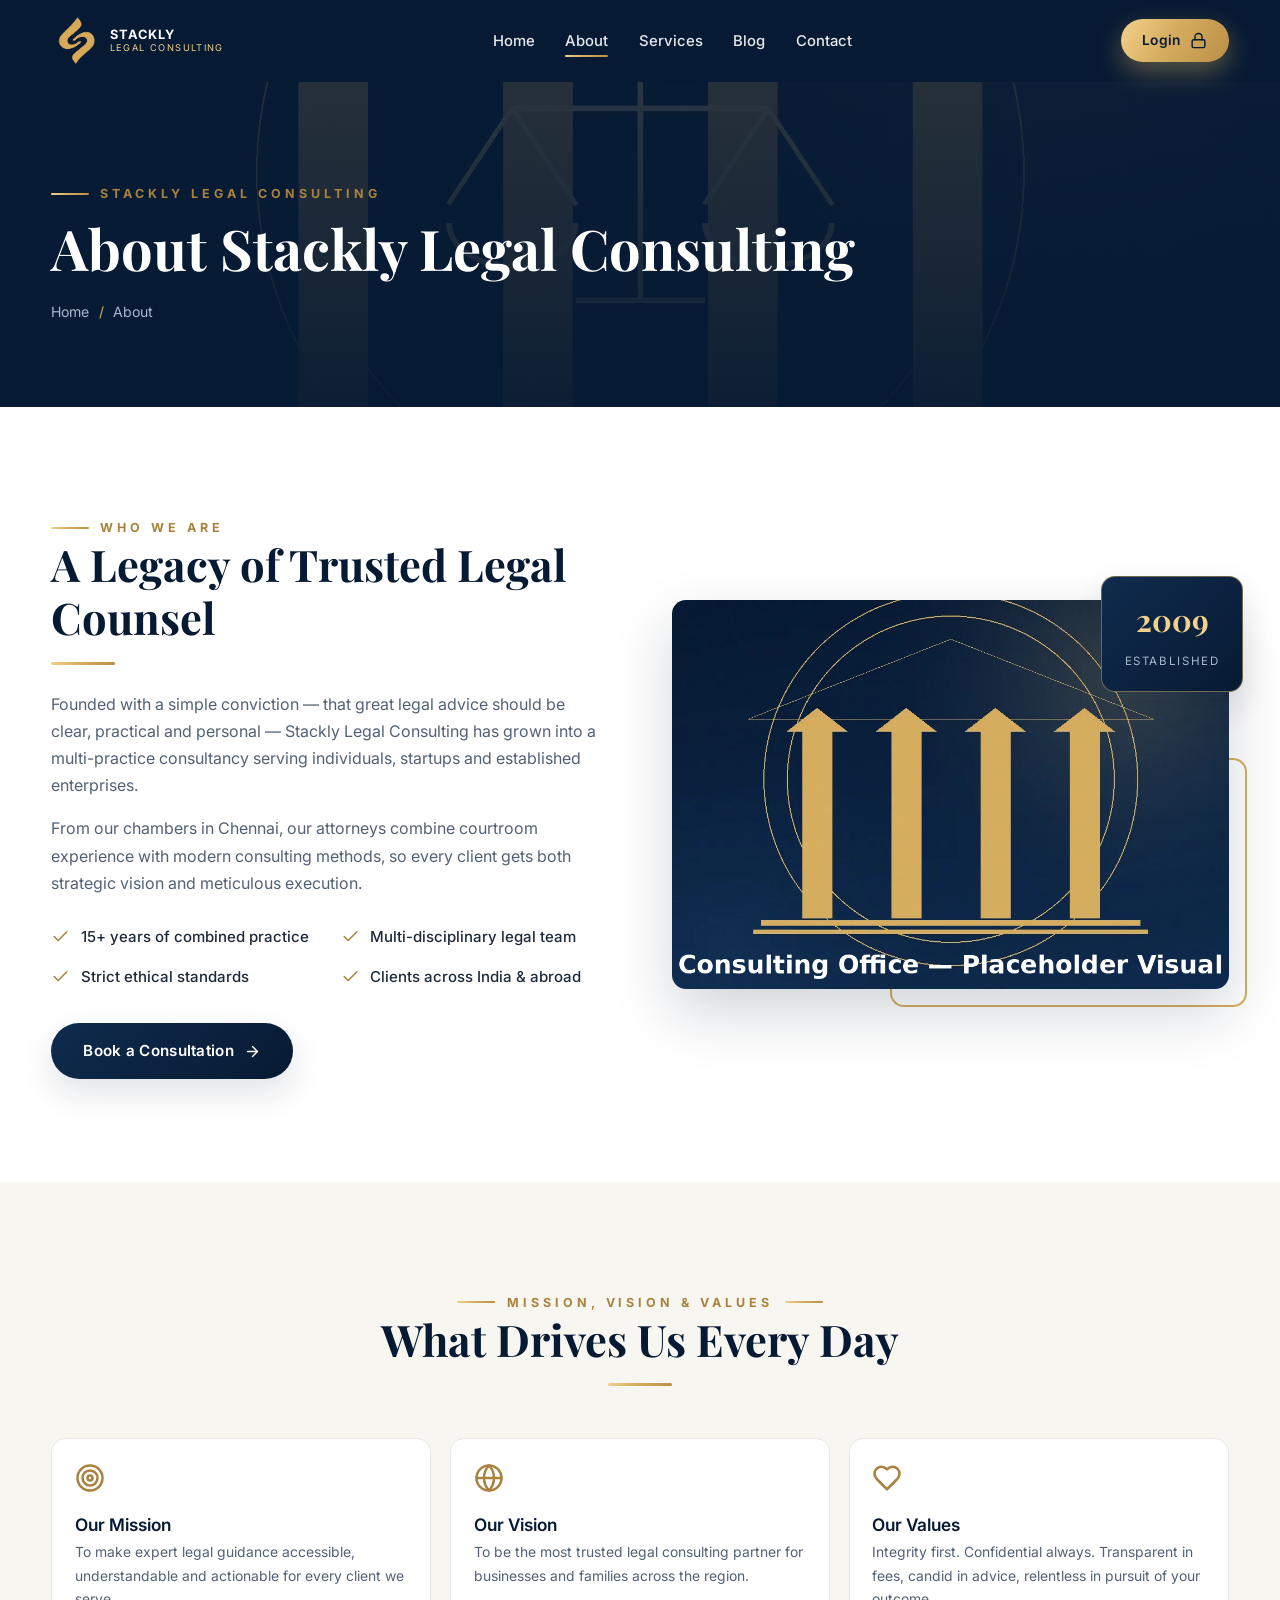
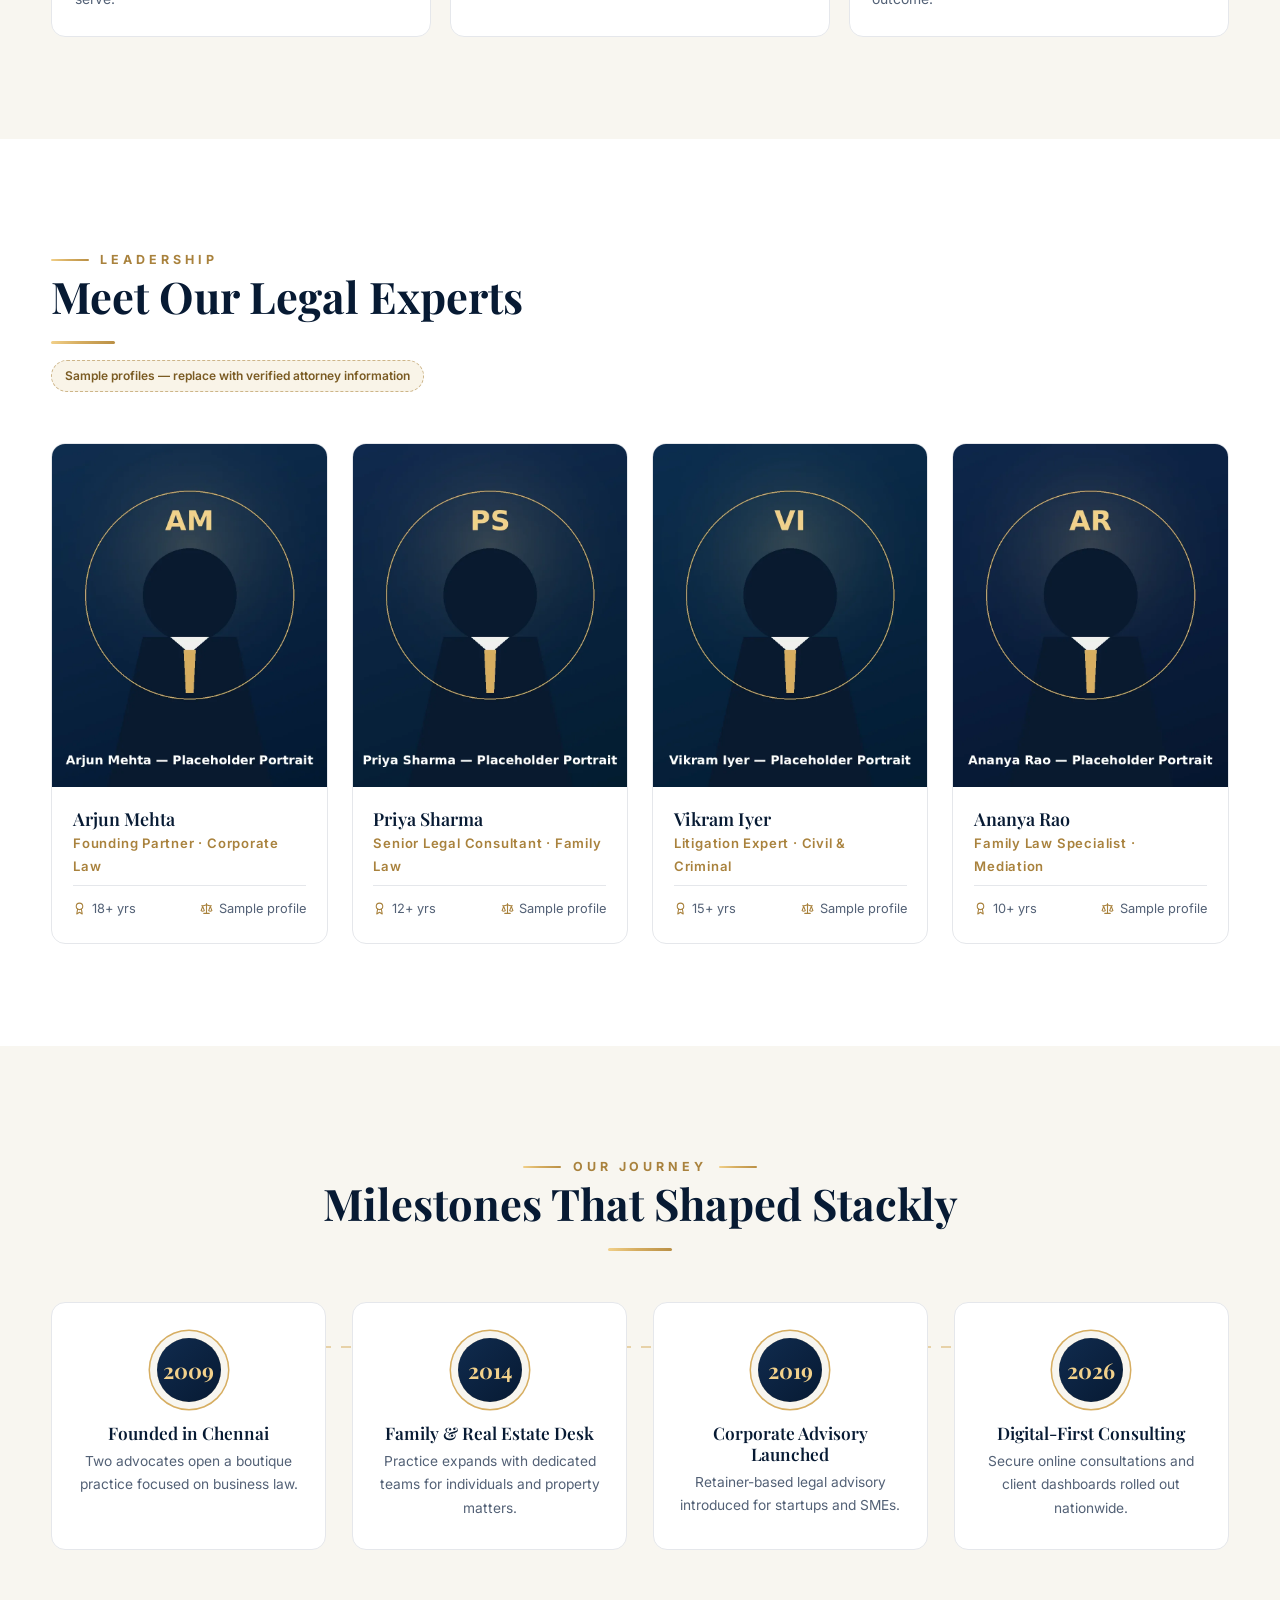
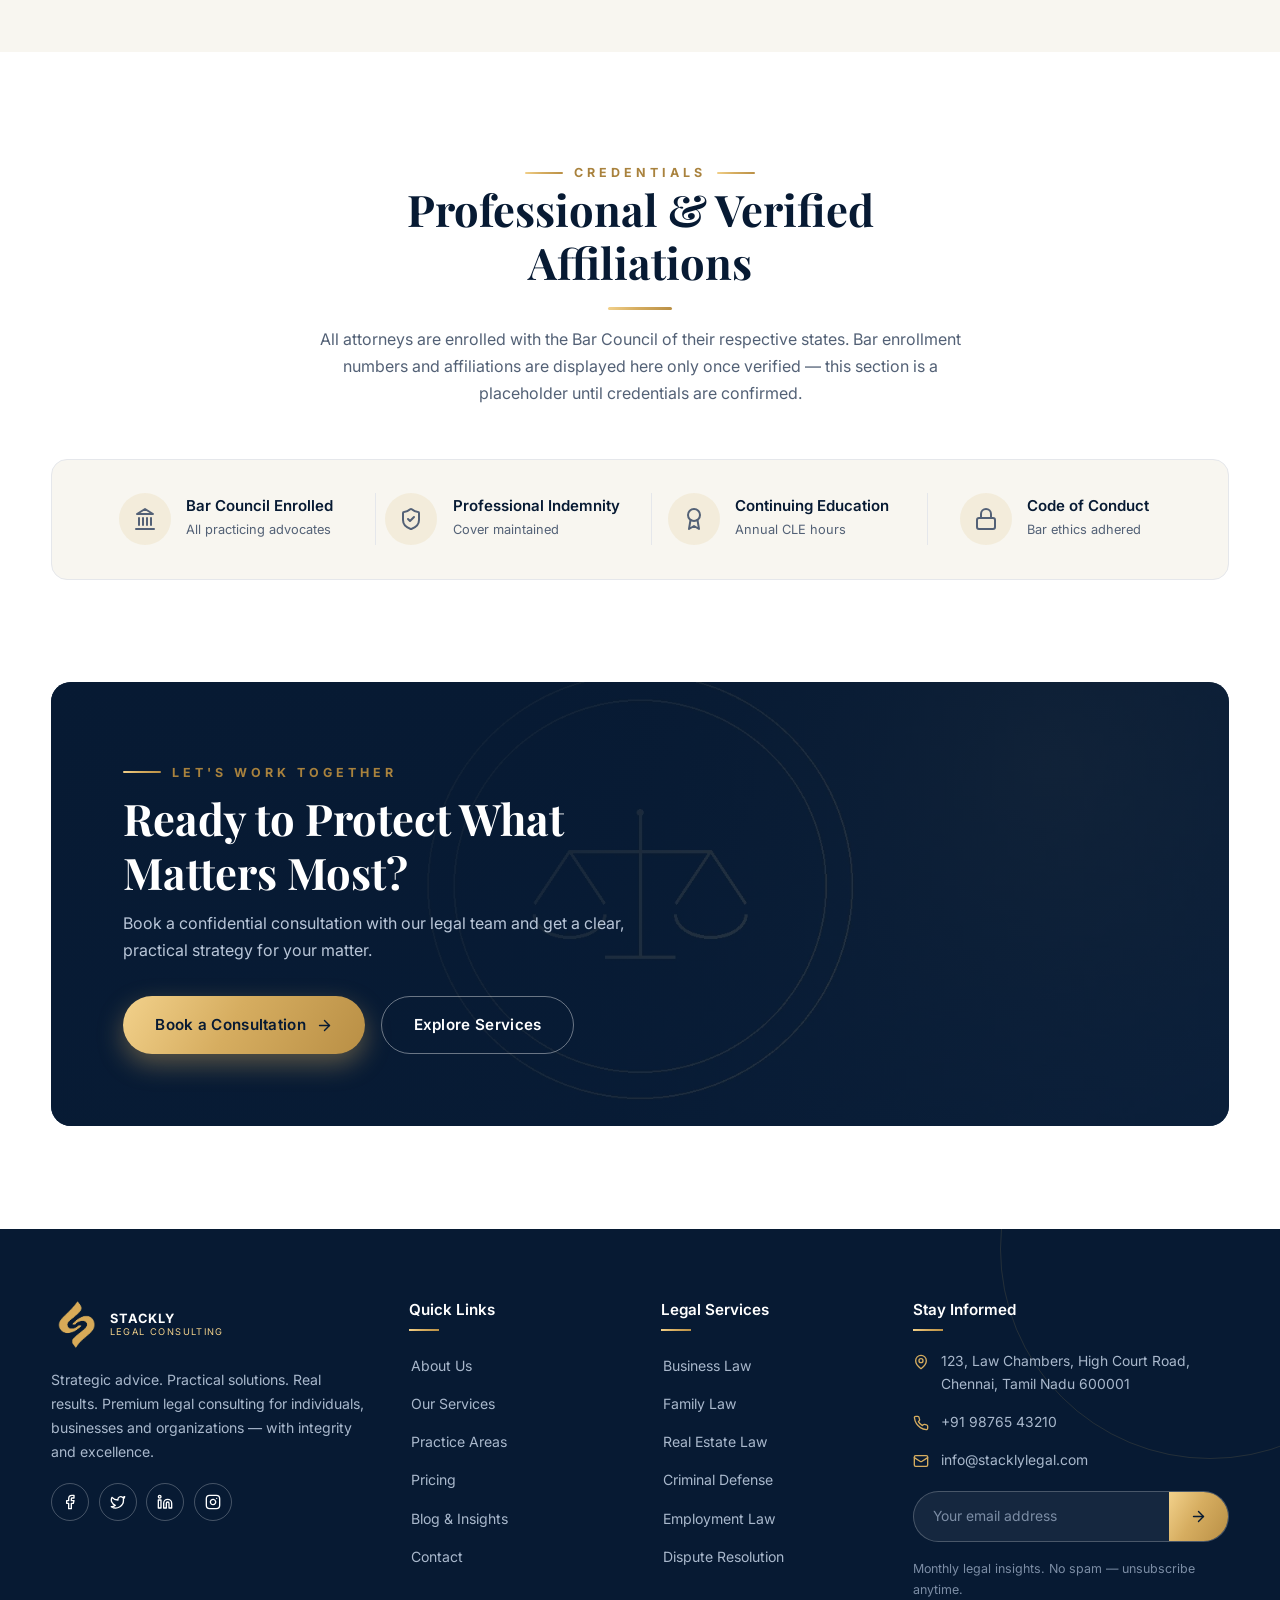
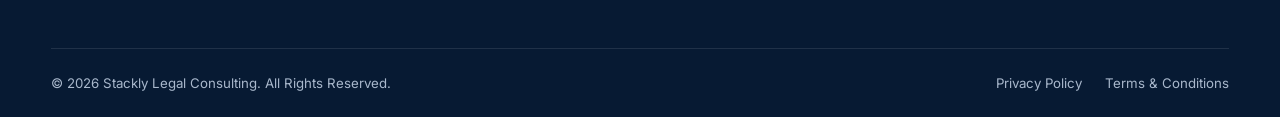
<file: about.html>
<!DOCTYPE html>
<html lang="en">
<head>
<meta charset="UTF-8">
<meta name="viewport" content="width=device-width, initial-scale=1.0">
<title>About Us | Stackly Legal Consulting</title>
<meta name="description" content="Learn about Stackly Legal Consulting — our history, mission, values, leadership team and professional credentials.">
<meta property="og:title" content="About Us | Stackly Legal Consulting">
<meta property="og:description" content="Learn about Stackly Legal Consulting — our history, mission, values, leadership team and professional credentials.">
<meta property="og:type" content="website">
<link rel="icon" type="image/svg+xml" href="assets/svg/logo-icon.svg">
<link rel="preconnect" href="https://fonts.googleapis.com"><link rel="preconnect" href="https://fonts.gstatic.com" crossorigin><link href="https://fonts.googleapis.com/css2?family=Playfair+Display:wght@500;600;700;800&family=Inter:wght@400;500;600;700&display=swap" rel="stylesheet">
<link rel="stylesheet" href="https://unpkg.com/aos@2.3.1/dist/aos.css">
<link rel="stylesheet" href="assets/css/style.css">
<link rel="stylesheet" href="assets/css/responsive.css">
<link rel="stylesheet" href="assets/css/animations.css">

</head><body>
<svg xmlns="http://www.w3.org/2000/svg" style="display:none" aria-hidden="true">
  <symbol id="icon-scale" viewBox="0 0 24 24"><path d="m16 16 3-8 3 8c-.87.65-1.92 1-3 1s-2.13-.35-3-1Z"/><path d="m2 16 3-8 3 8c-.87.65-1.92 1-3 1s-2.13-.35-3-1Z"/><path d="M7 21h10"/><path d="M12 3v18"/><path d="M3 7h2c2 0 5-1 7-2 2 1 5 2 7 2h2"/></symbol>
  <symbol id="icon-landmark" viewBox="0 0 24 24"><line x1="3" x2="21" y1="22" y2="22"/><line x1="6" x2="6" y1="18" y2="11"/><line x1="10" x2="10" y1="18" y2="11"/><line x1="14" x2="14" y1="18" y2="11"/><line x1="18" x2="18" y1="18" y2="11"/><polygon points="12 2 20 7 4 7"/></symbol>
  <symbol id="icon-gavel" viewBox="0 0 24 24"><path d="m14 13-8.5 8.5a2.12 2.12 0 1 1-3-3L11 10"/><path d="m16 16 6-6"/><path d="m8 8 6-6"/><path d="m9 7 8 8"/><path d="m21 11-8-8"/></symbol>
  <symbol id="icon-shield" viewBox="0 0 24 24"><path d="M20 13c0 5-3.5 7.5-7.66 8.95a1 1 0 0 1-.67-.01C7.5 20.5 4 18 4 13V6a1 1 0 0 1 1-1c2 0 4.5-1.2 6.24-2.72a1.17 1.17 0 0 1 1.52 0C14.51 3.81 17 5 19 5a1 1 0 0 1 1 1z"/><path d="m9 12 2 2 4-4"/></symbol>
  <symbol id="icon-users" viewBox="0 0 24 24"><path d="M16 21v-2a4 4 0 0 0-4-4H6a4 4 0 0 0-4 4v2"/><circle cx="9" cy="7" r="4"/><path d="M22 21v-2a4 4 0 0 0-3-3.87"/><path d="M16 3.13a4 4 0 0 1 0 7.75"/></symbol>
  <symbol id="icon-briefcase" viewBox="0 0 24 24"><path d="M16 20V4a2 2 0 0 0-2-2h-4a2 2 0 0 0-2 2v16"/><rect width="20" height="14" x="2" y="6" rx="2"/></symbol>
  <symbol id="icon-home" viewBox="0 0 24 24"><path d="m3 9 9-7 9 7v11a2 2 0 0 1-2 2H5a2 2 0 0 1-2-2z"/><polyline points="9 22 9 12 15 12 15 22"/></symbol>
  <symbol id="icon-file" viewBox="0 0 24 24"><path d="M15 2H6a2 2 0 0 0-2 2v16a2 2 0 0 0 2 2h12a2 2 0 0 0 2-2V7z"/><path d="M14 2v4a2 2 0 0 0 2 2h4"/><path d="M10 9H8"/><path d="M16 13H8"/><path d="M16 17H8"/></symbol>
  <symbol id="icon-bulb" viewBox="0 0 24 24"><path d="M15 14c.2-1 .7-1.7 1.5-2.5 1-.9 1.5-2.2 1.5-3.5A6 6 0 0 0 6 8c0 1 .2 2.2 1.5 3.5.7.7 1.3 1.5 1.5 2.5"/><path d="M9 18h6"/><path d="M10 22h4"/></symbol>
  <symbol id="icon-trend" viewBox="0 0 24 24"><polyline points="22 7 13.5 15.5 8.5 10.5 2 17"/><polyline points="16 7 22 7 22 13"/></symbol>
  <symbol id="icon-phone" viewBox="0 0 24 24"><path d="M22 16.92v3a2 2 0 0 1-2.18 2 19.79 19.79 0 0 1-8.63-3.07 19.5 19.5 0 0 1-6-6 19.79 19.79 0 0 1-3.07-8.67A2 2 0 0 1 4.11 2h3a2 2 0 0 1 2 1.72c.13.96.36 1.9.7 2.81a2 2 0 0 1-.45 2.11L8.09 9.91a16 16 0 0 0 6 6l1.27-1.27a2 2 0 0 1 2.11-.45c.91.34 1.85.57 2.81.7A2 2 0 0 1 22 16.92z"/></symbol>
  <symbol id="icon-mail" viewBox="0 0 24 24"><rect width="20" height="16" x="2" y="4" rx="2"/><path d="m22 7-8.97 5.7a1.94 1.94 0 0 1-2.06 0L2 7"/></symbol>
  <symbol id="icon-pin" viewBox="0 0 24 24"><path d="M20 10c0 6-8 12-8 12s-8-6-8-12a8 8 0 0 1 16 0Z"/><circle cx="12" cy="10" r="3"/></symbol>
  <symbol id="icon-clock" viewBox="0 0 24 24"><circle cx="12" cy="12" r="10"/><polyline points="12 6 12 12 16 14"/></symbol>
  <symbol id="icon-star" viewBox="0 0 24 24"><polygon points="12 2 15.09 8.26 22 9.27 17 14.14 18.18 21.02 12 17.77 5.82 21.02 7 14.14 2 9.27 8.91 8.26 12 2"/></symbol>
  <symbol id="icon-check" viewBox="0 0 24 24"><polyline points="20 6 9 17 4 12"/></symbol>
  <symbol id="icon-arrow" viewBox="0 0 24 24"><path d="M5 12h14"/><path d="m12 5 7 7-7 7"/></symbol>
  <symbol id="icon-quote" viewBox="0 0 24 24"><path d="M3 21c3 0 7-1 7-8V5c0-1.25-.756-2.017-2-2H4c-1.25 0-2 .75-2 1.972V11c0 1.25.75 2 2 2 1 0 1 0 1 1v1c0 1-1 2-2 2s-1 .008-1 1.031V20c0 1 0 1 1 1z"/><path d="M15 21c3 0 7-1 7-8V5c0-1.25-.757-2.017-2-2h-4c-1.25 0-2 .75-2 1.972V11c0 1.25.75 2 2 2h.75c0 2.25.25 4-2.75 4v3c0 1 0 1 1 1z"/></symbol>
  <symbol id="icon-linkedin" viewBox="0 0 24 24"><path d="M16 8a6 6 0 0 1 6 6v7h-4v-7a2 2 0 0 0-2-2 2 2 0 0 0-2 2v7h-4v-7a6 6 0 0 1 6-6z"/><rect width="4" height="12" x="2" y="9"/><circle cx="4" cy="4" r="2"/></symbol>
  <symbol id="icon-twitter" viewBox="0 0 24 24"><path d="M22 4s-.7 2.1-2 3.4c1.6 10-9.4 17.3-18 11.6 2.2.1 4.4-.6 6-2C3 15.5.5 9.6 3 5c2.2 2.6 5.6 4.1 9 4-.9-4.2 4-6.6 7-3.8 1.1 0 3-1.2 3-1.2z"/></symbol>
  <symbol id="icon-facebook" viewBox="0 0 24 24"><path d="M18 2h-3a5 5 0 0 0-5 5v3H7v4h3v8h4v-8h3l1-4h-4V7a1 1 0 0 1 1-1h3z"/></symbol>
  <symbol id="icon-instagram" viewBox="0 0 24 24"><rect width="20" height="20" x="2" y="2" rx="5"/><path d="M16 11.37A4 4 0 1 1 12.63 8 4 4 0 0 1 16 11.37z"/><line x1="17.5" x2="17.51" y1="6.5" y2="6.5"/></symbol>
  <symbol id="icon-menu" viewBox="0 0 24 24"><line x1="4" x2="20" y1="6" y2="6"/><line x1="4" x2="20" y1="12" y2="12"/><line x1="4" x2="20" y1="18" y2="18"/></symbol>
  <symbol id="icon-close" viewBox="0 0 24 24"><path d="M18 6 6 18"/><path d="m6 6 12 12"/></symbol>
  <symbol id="icon-search" viewBox="0 0 24 24"><circle cx="11" cy="11" r="8"/><path d="m21 21-4.3-4.3"/></symbol>
  <symbol id="icon-chevron" viewBox="0 0 24 24"><path d="m6 9 6 6 6-6"/></symbol>
  <symbol id="icon-calendar" viewBox="0 0 24 24"><path d="M8 2v4"/><path d="M16 2v4"/><rect width="18" height="18" x="3" y="4" rx="2"/><path d="M3 10h18"/></symbol>
  <symbol id="icon-lock" viewBox="0 0 24 24"><rect width="18" height="11" x="3" y="11" rx="2"/><path d="M7 11V7a5 5 0 0 1 10 0v4"/></symbol>
  <symbol id="icon-eye" viewBox="0 0 24 24"><path d="M2.062 12.348a1 1 0 0 1 0-.696 10.75 10.75 0 0 1 19.876 0 1 1 0 0 1 0 .696 10.75 10.75 0 0 1-19.876 0"/><circle cx="12" cy="12" r="3"/></symbol>
  <symbol id="icon-eyeoff" viewBox="0 0 24 24"><path d="M10.733 5.076a10.744 10.744 0 0 1 11.205 6.575 1 1 0 0 1 0 .696 10.747 10.747 0 0 1-1.444 2.49"/><path d="M14.084 14.158a3 3 0 0 1-4.242-4.242"/><path d="M17.479 17.499a10.75 10.75 0 0 1-15.417-5.151 1 1 0 0 1 0-.696 10.75 10.75 0 0 1 4.446-5.143"/><path d="m2 2 20 20"/></symbol>
  <symbol id="icon-filter" viewBox="0 0 24 24"><polygon points="22 3 2 3 10 12.46 10 19 14 21 14 12.46 22 3"/></symbol>
  <symbol id="icon-bell" viewBox="0 0 24 24"><path d="M10.268 21a2 2 0 0 0 3.464 0"/><path d="M3.262 15.326A1 1 0 0 0 4 17h16a1 1 0 0 0 .74-1.673C19.41 13.956 18 12.499 18 8A6 6 0 0 0 6 8c0 4.499-1.411 5.956-2.738 7.326"/></symbol>
  <symbol id="icon-logout" viewBox="0 0 24 24"><path d="M9 21H5a2 2 0 0 1-2-2V5a2 2 0 0 1 2-2h4"/><polyline points="16 17 21 12 16 7"/><line x1="21" x2="9" y1="12" y2="12"/></symbol>
  <symbol id="icon-edit" viewBox="0 0 24 24"><path d="M17 3a2.85 2.83 0 1 1 4 4L7.5 20.5 2 22l1.5-5.5Z"/></symbol>
  <symbol id="icon-trash" viewBox="0 0 24 24"><path d="M3 6h18"/><path d="M19 6v14a2 2 0 0 1-2 2H7a2 2 0 0 1-2-2V6"/><path d="M8 6V4a2 2 0 0 1 2-2h4a2 2 0 0 1 2 2v2"/></symbol>
  <symbol id="icon-plus" viewBox="0 0 24 24"><path d="M5 12h14"/><path d="M12 5v14"/></symbol>
  <symbol id="icon-download" viewBox="0 0 24 24"><path d="M21 15v4a2 2 0 0 1-2 2H5a2 2 0 0 1-2-2v-4"/><polyline points="7 10 12 15 17 10"/><line x1="12" x2="12" y1="15" y2="3"/></symbol>
  <symbol id="icon-message" viewBox="0 0 24 24"><path d="M21 15a2 2 0 0 1-2 2H7l-4 4V5a2 2 0 0 1 2-2h14a2 2 0 0 1 2 2z"/></symbol>
  <symbol id="icon-settings" viewBox="0 0 24 24"><path d="M12.22 2h-.44a2 2 0 0 0-2 2v.18a2 2 0 0 1-1 1.73l-.43.25a2 2 0 0 1-2 0l-.15-.08a2 2 0 0 0-2.73.73l-.22.38a2 2 0 0 0 .73 2.73l.15.1a2 2 0 0 1 1 1.72v.51a2 2 0 0 1-1 1.74l-.15.09a2 2 0 0 0-.73 2.73l.22.38a2 2 0 0 0 2.73.73l.15-.08a2 2 0 0 1 2 0l.43.25a2 2 0 0 1 1 1.73V20a2 2 0 0 0 2 2h.44a2 2 0 0 0 2-2v-.18a2 2 0 0 1 1-1.73l.43-.25a2 2 0 0 1 2 0l.15.08a2 2 0 0 0 2.73-.73l.22-.39a2 2 0 0 0-.73-2.73l-.15-.08a2 2 0 0 1-1-1.74v-.5a2 2 0 0 1 1-1.74l.15-.09a2 2 0 0 0 .73-2.73l-.22-.38a2 2 0 0 0-2.73-.73l-.15.08a2 2 0 0 1-2 0l-.43-.25a2 2 0 0 1-1-1.73V4a2 2 0 0 0-2-2z"/><circle cx="12" cy="12" r="3"/></symbol>
  <symbol id="icon-grid" viewBox="0 0 24 24"><rect width="7" height="9" x="3" y="3" rx="1"/><rect width="7" height="5" x="14" y="3" rx="1"/><rect width="7" height="9" x="14" y="12" rx="1"/><rect width="7" height="5" x="3" y="16" rx="1"/></symbol>
  <symbol id="icon-folder" viewBox="0 0 24 24"><path d="M20 20a2 2 0 0 0 2-2V8a2 2 0 0 0-2-2h-7.9a2 2 0 0 1-1.69-.9L9.6 3.9A2 2 0 0 0 7.93 3H4a2 2 0 0 0-2 2v13a2 2 0 0 0 2 2Z"/></symbol>
  <symbol id="icon-card" viewBox="0 0 24 24"><rect width="20" height="14" x="2" y="5" rx="2"/><line x1="2" x2="22" y1="10" y2="10"/></symbol>
  <symbol id="icon-globe" viewBox="0 0 24 24"><circle cx="12" cy="12" r="10"/><path d="M12 2a14.5 14.5 0 0 0 0 20 14.5 14.5 0 0 0 0-20"/><path d="M2 12h20"/></symbol>
  <symbol id="icon-target" viewBox="0 0 24 24"><circle cx="12" cy="12" r="10"/><circle cx="12" cy="12" r="6"/><circle cx="12" cy="12" r="2"/></symbol>
  <symbol id="icon-heart" viewBox="0 0 24 24"><path d="M19 14c1.49-1.46 3-3.21 3-5.5A5.5 5.5 0 0 0 16.5 3c-1.76 0-3 .5-4.5 2-1.5-1.5-2.74-2-4.5-2A5.5 5.5 0 0 0 2 8.5c0 2.3 1.5 4.05 3 5.5l7 7Z"/></symbol>
  <symbol id="icon-award" viewBox="0 0 24 24"><circle cx="12" cy="8" r="6"/><path d="M15.477 12.89 17 22l-5-3-5 3 1.523-9.11"/></symbol>
</svg>
<div class="preloader" id="preloader" aria-hidden="true">
  <div class="preloader-logo"><span class="preloader-ring"></span><img src="assets/svg/logo-icon.svg" alt=""></div>
  <div class="preloader-text">Stackly Legal</div>
  <div class="preloader-bar"><i></i></div>
</div>
<header class="header header-solid" id="siteHeader">
  <div class="container">
    <a class="header-logo" href="index.html" aria-label="Stackly Legal Consulting home"><img src="assets/img/logo.webp" alt="" width="48"><span class="brand-wordmark"><strong>STACKLY</strong><small>LEGAL CONSULTING</small></span></a>
    <nav aria-label="Primary"><ul class="nav-desktop"><li><a class="nav-link" data-nav href="index.html">Home</a></li><li><a class="nav-link" data-nav href="about.html">About</a></li><li><a class="nav-link" data-nav href="services.html">Services</a></li><li><a class="nav-link" data-nav href="blog.html">Blog</a></li><li><a class="nav-link" data-nav href="contact.html">Contact</a></li></ul></nav>
    <div class="header-actions">
      <a class="btn btn-gold btn-sm header-login" href="login.html">Login<svg class="icon"><use href="#icon-lock"></use></svg></a>
      <button class="hamburger" id="hamburger" aria-label="Open menu" aria-expanded="false"><svg class="icon"><use href="#icon-menu"></use></svg></button>
    </div>
  </div>
</header>
<div class="mobile-nav" id="mobileNav" aria-label="Mobile navigation">
  <div class="mobile-nav-top">
    <a class="header-logo" href="index.html"><img src="assets/img/logo.webp" alt="" width="48"><span class="brand-wordmark"><strong>STACKLY</strong><small>LEGAL CONSULTING</small></span></a>
    <button class="mobile-close" id="mobileClose" aria-label="Close menu"><svg class="icon"><use href="#icon-close"></use></svg></button>
  </div>
  <nav class="mobile-links"><a href="index.html">Home<svg class="icon"><use href="#icon-arrow"></use></svg></a><a href="about.html">About<svg class="icon"><use href="#icon-arrow"></use></svg></a><a href="services.html">Services<svg class="icon"><use href="#icon-arrow"></use></svg></a><a href="blog.html">Blog<svg class="icon"><use href="#icon-arrow"></use></svg></a><a href="contact.html">Contact<svg class="icon"><use href="#icon-arrow"></use></svg></a><a href="login.html">Login<svg class="icon"><use href="#icon-arrow"></use></svg></a></nav>
</div>

<main>
<section class="page-hero">
  <div class="page-hero-bg"><img src="assets/img/hero/hero-main.webp" alt="" aria-hidden="true"></div>
  <div class="container">
    <span class="eyebrow">Stackly Legal Consulting</span>
    <h1 class="mt-1">About Stackly Legal Consulting</h1>
    <nav class="breadcrumb" aria-label="Breadcrumb"><a href="index.html">Home</a><span class="sep">/</span><span>About</span></nav>
  </div>
</section>
  <section class="section">
    <div class="container about-grid">
      <div class="about-copy reveal" data-aos="fade-right">
        <div class="section-head">
          <span class="eyebrow">Who We Are</span>
          <h2>A Legacy of Trusted Legal Counsel</h2>
          <div class="divider-gold"></div>
        </div>
        <p>Founded with a simple conviction — that great legal advice should be clear, practical and personal — Stackly Legal Consulting has grown into a multi-practice consultancy serving individuals, startups and established enterprises.</p>
        <p>From our chambers in Chennai, our attorneys combine courtroom experience with modern consulting methods, so every client gets both strategic vision and meticulous execution.</p>
        <ul class="about-points">
          <li><svg class="icon"><use href="#icon-check"></use></svg>15+ years of combined practice</li>
          <li><svg class="icon"><use href="#icon-check"></use></svg>Multi-disciplinary legal team</li>
          <li><svg class="icon"><use href="#icon-check"></use></svg>Strict ethical standards</li>
          <li><svg class="icon"><use href="#icon-check"></use></svg>Clients across India &amp; abroad</li>
        </ul>
        <a class="btn btn-navy" href="contact.html">Book a Consultation <svg class="icon"><use href="#icon-arrow"></use></svg></a>
      </div>
      <div class="about-media reveal reveal-d1" data-aos="fade-left">
        <img src="assets/img/about/office.webp" alt="Stackly consulting office — placeholder visual" loading="lazy">
        <div class="about-exp"><b>2009</b><span>Established</span></div>
      </div>
    </div>
  </section>

  <section class="section section-ivory">
    <div class="container">
      <div class="section-head section-head--center">
        <span class="eyebrow eyebrow--center">Mission, Vision &amp; Values</span>
        <h2>What Drives Us Every Day</h2>
        <div class="divider-gold" style="margin-inline:auto"></div>
      </div>
      <div class="mvv">
        <div class="mvv-card reveal" data-aos="fade-up"><svg class="icon"><use href="#icon-target"></use></svg><h4>Our Mission</h4><p>To make expert legal guidance accessible, understandable and actionable for every client we serve.</p></div>
        <div class="mvv-card reveal reveal-d1" data-aos="fade-up" data-aos-delay="100"><svg class="icon"><use href="#icon-globe"></use></svg><h4>Our Vision</h4><p>To be the most trusted legal consulting partner for businesses and families across the region.</p></div>
        <div class="mvv-card reveal reveal-d2" data-aos="fade-up" data-aos-delay="200"><svg class="icon"><use href="#icon-heart"></use></svg><h4>Our Values</h4><p>Integrity first. Confidential always. Transparent in fees, candid in advice, relentless in pursuit of your outcome.</p></div>
      </div>
    </div>
  </section>

  <section class="section">
    <div class="container">
      <div class="section-head section-head--split">
        <div>
          <span class="eyebrow">Leadership</span>
          <h2>Meet Our Legal Experts</h2>
          <div class="divider-gold"></div>
          <p class="mt-2"><span class="demo-tag">Sample profiles — replace with verified attorney information</span></p>
        </div>
      </div>
      <div class="att-grid">
      <article class="att-card reveal reveal-d0" data-aos="fade-up" data-aos-delay="0">
        <div class="att-media"><img src="assets/img/attorneys/arjun-mehta.webp" alt="Portrait of Arjun Mehta — sample profile" loading="lazy">
          <div class="att-social"><a href="#" aria-label="LinkedIn profile of Arjun Mehta"><svg class="icon"><use href="#icon-linkedin"></use></svg></a><a href="mailto:info@stacklylegal.com" aria-label="Email Arjun Mehta"><svg class="icon"><use href="#icon-mail"></use></svg></a></div>
        </div>
        <div class="att-body"><h4>Arjun Mehta</h4><span class="att-role">Founding Partner · Corporate Law</span>
          <div class="att-meta"><span><svg class="icon"><use href="#icon-award"></use></svg>18+ yrs</span><span><svg class="icon"><use href="#icon-scale"></use></svg>Sample profile</span></div>
        </div>
      </article>
      <article class="att-card reveal reveal-d1" data-aos="fade-up" data-aos-delay="80">
        <div class="att-media"><img src="assets/img/attorneys/priya-sharma.webp" alt="Portrait of Priya Sharma — sample profile" loading="lazy">
          <div class="att-social"><a href="#" aria-label="LinkedIn profile of Priya Sharma"><svg class="icon"><use href="#icon-linkedin"></use></svg></a><a href="mailto:info@stacklylegal.com" aria-label="Email Priya Sharma"><svg class="icon"><use href="#icon-mail"></use></svg></a></div>
        </div>
        <div class="att-body"><h4>Priya Sharma</h4><span class="att-role">Senior Legal Consultant · Family Law</span>
          <div class="att-meta"><span><svg class="icon"><use href="#icon-award"></use></svg>12+ yrs</span><span><svg class="icon"><use href="#icon-scale"></use></svg>Sample profile</span></div>
        </div>
      </article>
      <article class="att-card reveal reveal-d2" data-aos="fade-up" data-aos-delay="160">
        <div class="att-media"><img src="assets/img/attorneys/vikram-iyer.webp" alt="Portrait of Vikram Iyer — sample profile" loading="lazy">
          <div class="att-social"><a href="#" aria-label="LinkedIn profile of Vikram Iyer"><svg class="icon"><use href="#icon-linkedin"></use></svg></a><a href="mailto:info@stacklylegal.com" aria-label="Email Vikram Iyer"><svg class="icon"><use href="#icon-mail"></use></svg></a></div>
        </div>
        <div class="att-body"><h4>Vikram Iyer</h4><span class="att-role">Litigation Expert · Civil & Criminal</span>
          <div class="att-meta"><span><svg class="icon"><use href="#icon-award"></use></svg>15+ yrs</span><span><svg class="icon"><use href="#icon-scale"></use></svg>Sample profile</span></div>
        </div>
      </article>
      <article class="att-card reveal reveal-d3" data-aos="fade-up" data-aos-delay="240">
        <div class="att-media"><img src="assets/img/attorneys/ananya-rao.webp" alt="Portrait of Ananya Rao — sample profile" loading="lazy">
          <div class="att-social"><a href="#" aria-label="LinkedIn profile of Ananya Rao"><svg class="icon"><use href="#icon-linkedin"></use></svg></a><a href="mailto:info@stacklylegal.com" aria-label="Email Ananya Rao"><svg class="icon"><use href="#icon-mail"></use></svg></a></div>
        </div>
        <div class="att-body"><h4>Ananya Rao</h4><span class="att-role">Family Law Specialist · Mediation</span>
          <div class="att-meta"><span><svg class="icon"><use href="#icon-award"></use></svg>10+ yrs</span><span><svg class="icon"><use href="#icon-scale"></use></svg>Sample profile</span></div>
        </div>
      </article>
      </div>
    </div>
  </section>

  <section class="section section-ivory">
    <div class="container">
      <div class="section-head section-head--center">
        <span class="eyebrow eyebrow--center">Our Journey</span>
        <h2>Milestones That Shaped Stackly</h2>
        <div class="divider-gold" style="margin-inline:auto"></div>
      </div>
      <div class="process-grid">
        <div class="step reveal"><div class="step-num">2009</div><h4>Founded in Chennai</h4><p>Two advocates open a boutique practice focused on business law.</p></div>
        <div class="step reveal reveal-d1"><div class="step-num">2014</div><h4>Family &amp; Real Estate Desk</h4><p>Practice expands with dedicated teams for individuals and property matters.</p></div>
        <div class="step reveal reveal-d2"><div class="step-num">2019</div><h4>Corporate Advisory Launched</h4><p>Retainer-based legal advisory introduced for startups and SMEs.</p></div>
        <div class="step reveal reveal-d3"><div class="step-num">2026</div><h4>Digital-First Consulting</h4><p>Secure online consultations and client dashboards rolled out nationwide.</p></div>
      </div>
    </div>
  </section>

  <section class="section">
    <div class="container">
      <div class="section-head section-head--center">
        <span class="eyebrow eyebrow--center">Credentials</span>
        <h2>Professional &amp; Verified Affiliations</h2>
        <div class="divider-gold" style="margin-inline:auto"></div>
        <p class="mt-2">All attorneys are enrolled with the Bar Council of their respective states. Bar enrollment numbers and affiliations are displayed here only once verified — this section is a placeholder until credentials are confirmed.</p>
      </div>
      <div class="trustbar" style="border:1px solid var(--border);border-radius:16px;background:var(--ivory)">
        <div class="container" style="grid-template-columns:repeat(4,1fr)">
          <div class="trust-item"><span class="trust-ico"><svg class="icon"><use href="#icon-landmark"></use></svg></span><div><b>Bar Council Enrolled</b><span>All practicing advocates</span></div></div>
          <div class="trust-item"><span class="trust-ico"><svg class="icon"><use href="#icon-shield"></use></svg></span><div><b>Professional Indemnity</b><span>Cover maintained</span></div></div>
          <div class="trust-item"><span class="trust-ico"><svg class="icon"><use href="#icon-award"></use></svg></span><div><b>Continuing Education</b><span>Annual CLE hours</span></div></div>
          <div class="trust-item"><span class="trust-ico"><svg class="icon"><use href="#icon-lock"></use></svg></span><div><b>Code of Conduct</b><span>Bar ethics adhered</span></div></div>
        </div>
      </div>
    </div>
  </section>
  <section class="section" style="padding-top:0">
  <div class="container">
    <div class="cta-band" style="background-image:url('assets/img/ui/cta-bg.webp')" data-aos="zoom-in">
      <div class="cta-inner">
        <div>
          <span class="eyebrow">Let's Work Together</span>
          <h2 class="mt-1">Ready to Protect What Matters Most?</h2>
          <p>Book a confidential consultation with our legal team and get a clear, practical strategy for your matter.</p>
        </div>
        <div style="display:flex;gap:1rem;flex-wrap:wrap">
          <a class="btn btn-gold" href="contact.html">Book a Consultation <svg class="icon"><use href="#icon-arrow"></use></svg></a>
          <a class="btn btn-ghost-navy" href="services.html">Explore Services</a>
        </div>
      </div>
    </div>
  </div>
</section>
</main>
<footer class="footer">
  <div class="container">
    <div class="footer-top">
      <div class="footer-brand">
        <div class="brand-lockup"><img src="assets/img/logo.webp" alt="" width="48"><span class="brand-wordmark"><strong>STACKLY</strong><small>LEGAL CONSULTING</small></span></div>
        <p>Strategic advice. Practical solutions. Real results. Premium legal consulting for individuals, businesses and organizations — with integrity and excellence.</p>
        <div class="social-row mt-2">
          <a href="#" aria-label="Facebook"><svg class="icon"><use href="#icon-facebook"></use></svg></a>
          <a href="#" aria-label="Twitter"><svg class="icon"><use href="#icon-twitter"></use></svg></a>
          <a href="#" aria-label="LinkedIn"><svg class="icon"><use href="#icon-linkedin"></use></svg></a>
          <a href="#" aria-label="Instagram"><svg class="icon"><use href="#icon-instagram"></use></svg></a>
        </div>
      </div>
      <div>
        <h5>Quick Links</h5>
        <ul class="footer-links">
          <li><a href="about.html">About Us</a></li>
          <li><a href="services.html">Our Services</a></li>
          <li><a href="practice-areas.html">Practice Areas</a></li>
          <li><a href="pricing.html">Pricing</a></li>
          <li><a href="blog.html">Blog &amp; Insights</a></li>
          <li><a href="contact.html">Contact</a></li>
        </ul>
      </div>
      <div>
        <h5>Legal Services</h5>
        <ul class="footer-links">
          <li><a href="practice-areas.html#business">Business Law</a></li>
          <li><a href="practice-areas.html#family">Family Law</a></li>
          <li><a href="practice-areas.html#real-estate">Real Estate Law</a></li>
          <li><a href="practice-areas.html#criminal">Criminal Defense</a></li>
          <li><a href="practice-areas.html#employment">Employment Law</a></li>
          <li><a href="practice-areas.html#litigation">Dispute Resolution</a></li>
        </ul>
      </div>
      <div>
        <h5>Stay Informed</h5>
        <ul class="footer-contact">
          <li><svg class="icon"><use href="#icon-pin"></use></svg><span>123, Law Chambers, High Court Road,<br>Chennai, Tamil Nadu 600001</span></li>
          <li><svg class="icon"><use href="#icon-phone"></use></svg><a href="tel:+919876543210">+91 98765 43210</a></li>
          <li><svg class="icon"><use href="#icon-mail"></use></svg><a href="mailto:info@stacklylegal.com">info@stacklylegal.com</a></li>
        </ul>
        <form class="news-form" novalidate>
          <input type="email" placeholder="Your email address" aria-label="Email for newsletter">
          <button type="submit" aria-label="Subscribe"><svg class="icon"><use href="#icon-arrow"></use></svg></button>
        </form>
        <p class="footer-note">Monthly legal insights. No spam — unsubscribe anytime.</p>
      </div>
    </div>
    <div class="footer-bottom">
      <span>© <span data-year>2026</span> Stackly Legal Consulting. All Rights Reserved.</span>
      <div class="legal-links"><a href="#">Privacy Policy</a><a href="#">Terms &amp; Conditions</a></div>
    </div>
  </div>
</footer>
<button class="back-top" id="backTop" aria-label="Back to top"><svg class="icon"><use href="#icon-arrow"></use></svg></button>
<script src="https://cdnjs.cloudflare.com/ajax/libs/gsap/3.12.5/gsap.min.js"></script><script src="https://unpkg.com/aos@2.3.1/dist/aos.js"></script>
<script src="assets/js/preloader.js"></script>
<script src="assets/js/navigation.js"></script>
<script src="assets/js/animations.js"></script>
<script src="assets/js/main.js"></script>
<script src="assets/js/forms.js"></script>

</body>
</html>
</file>
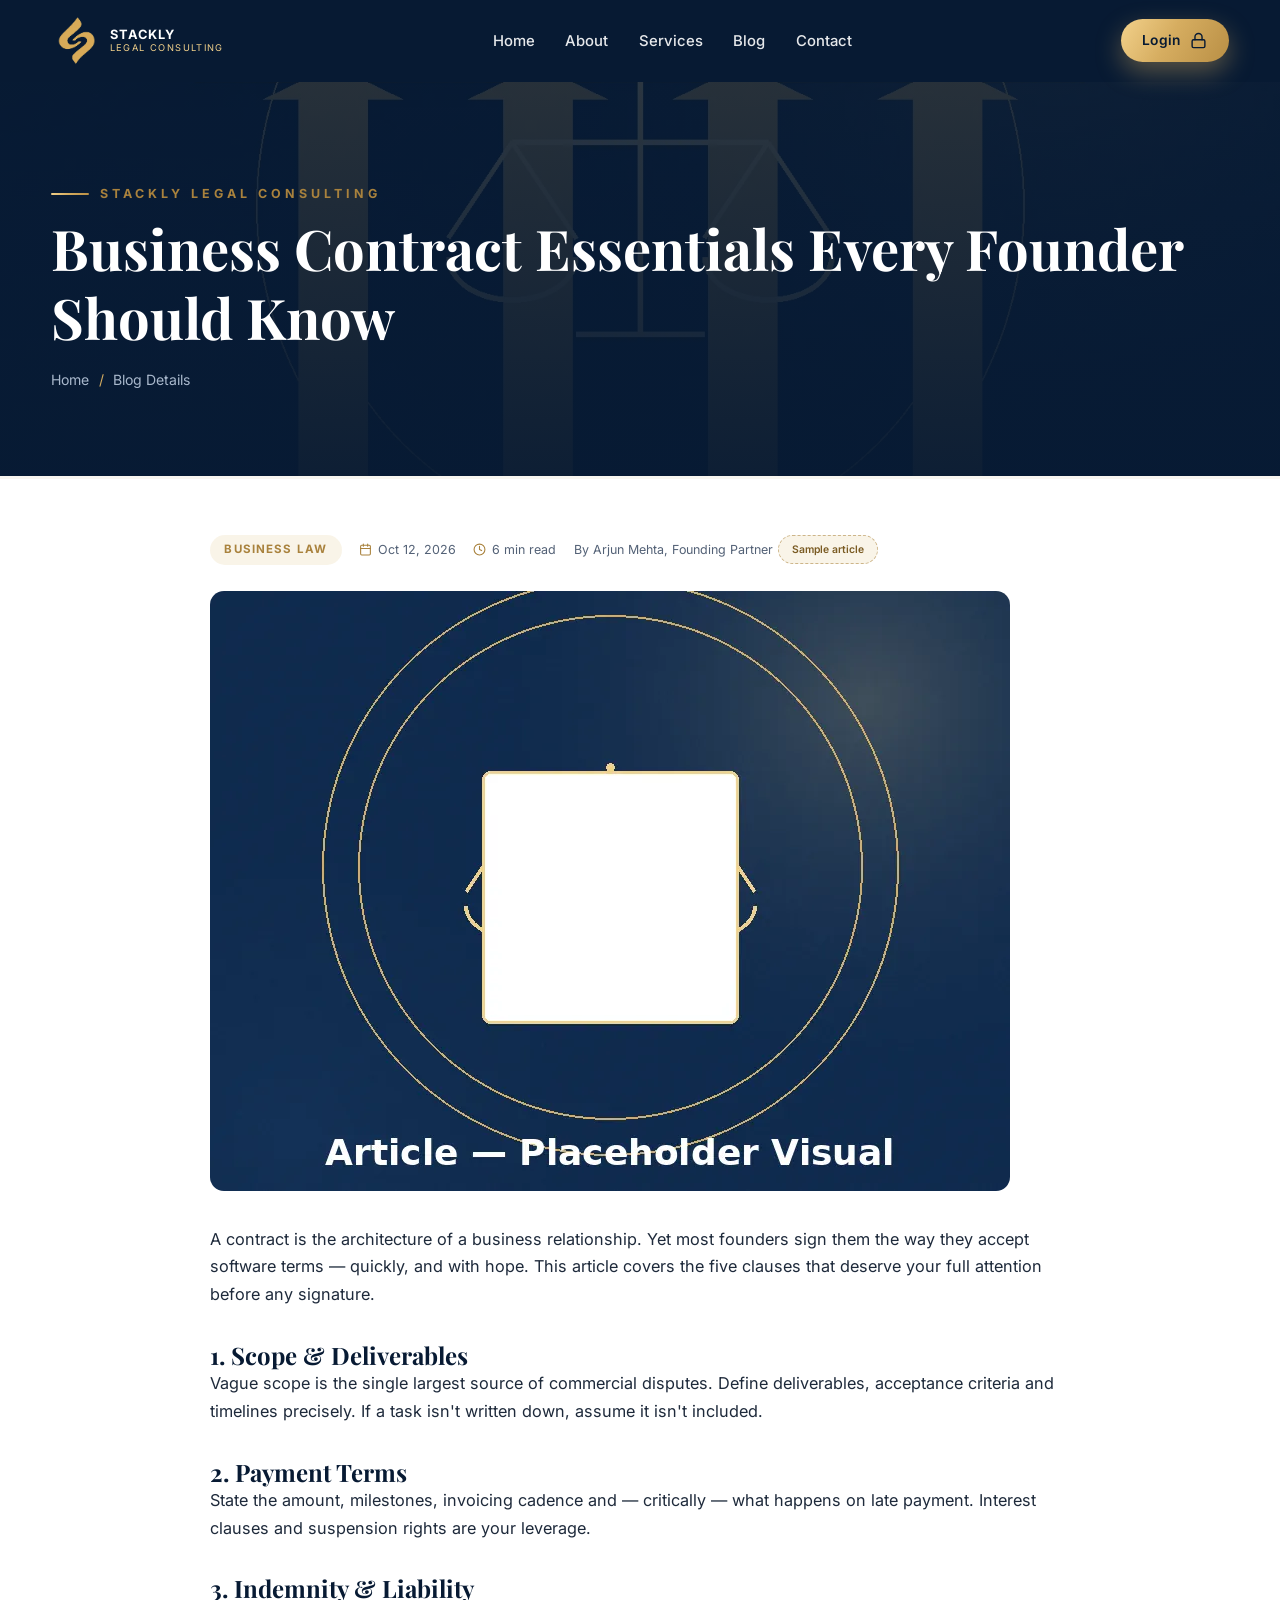
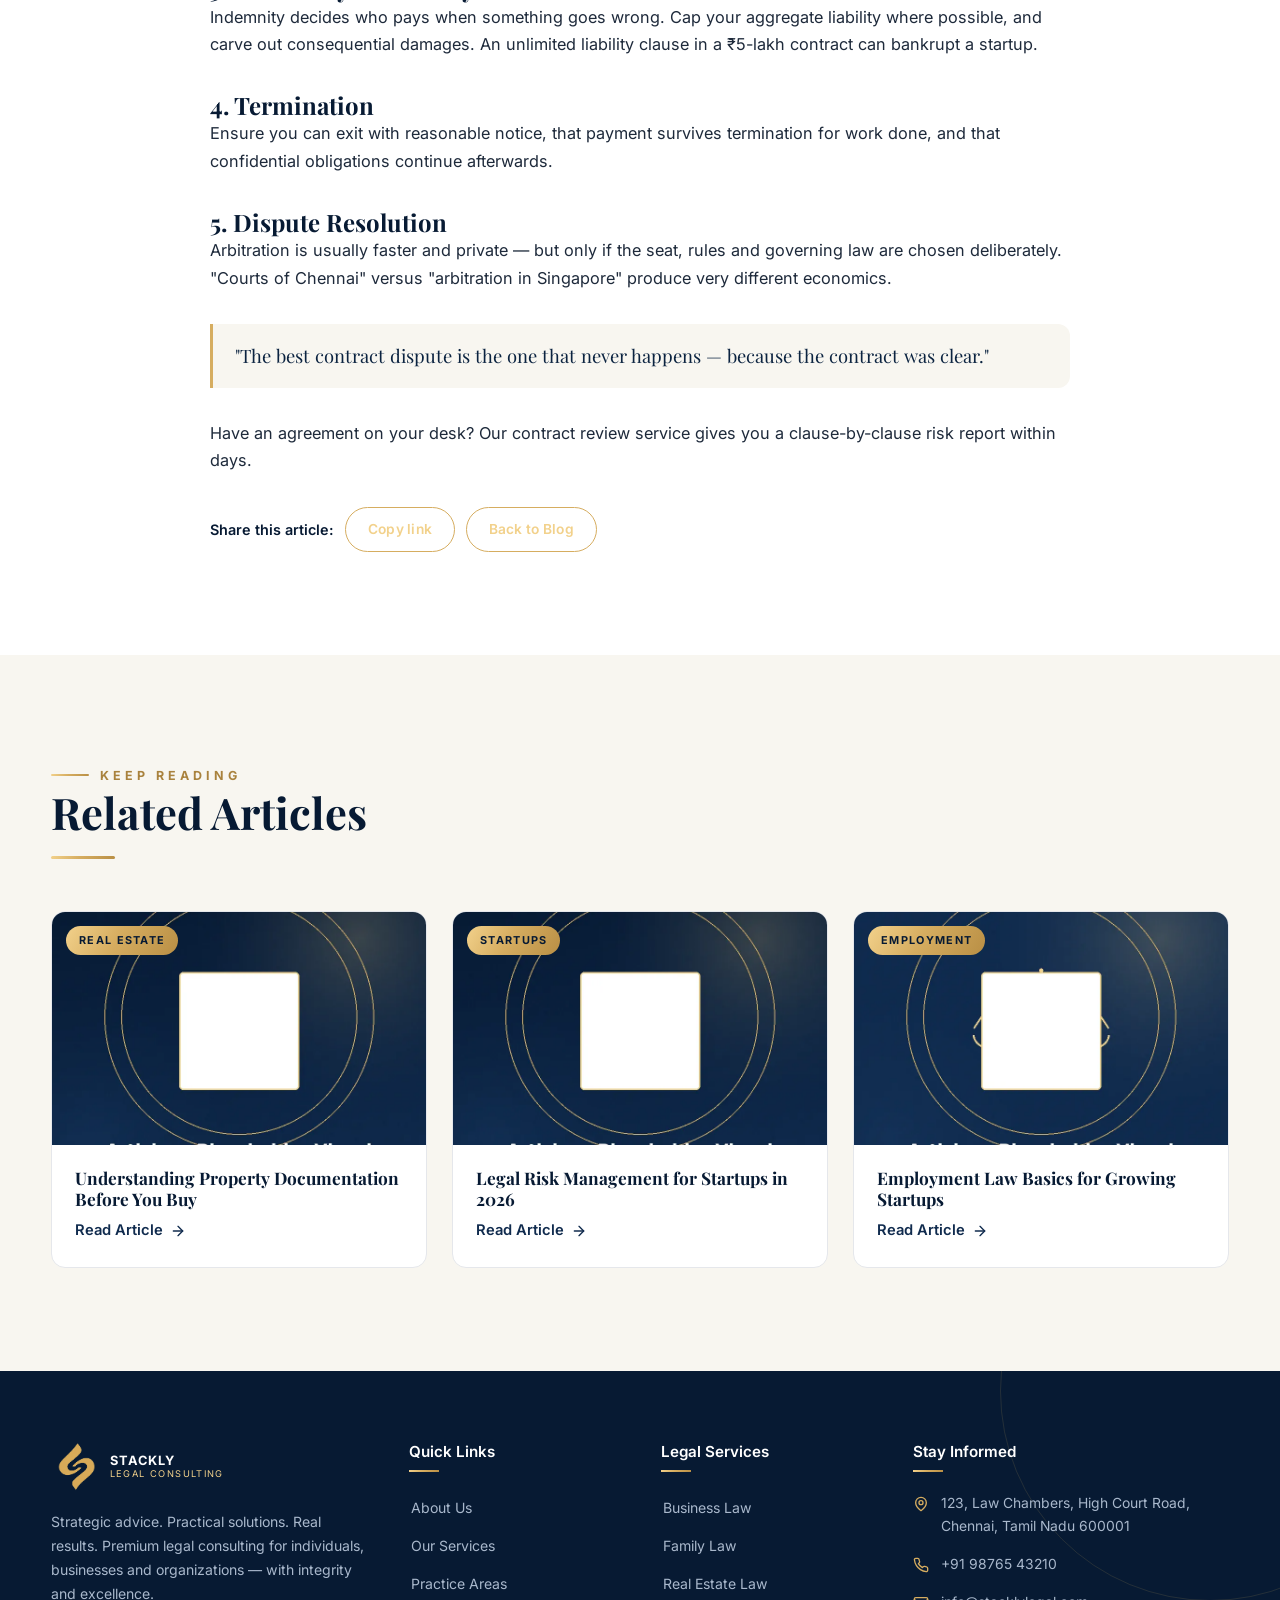
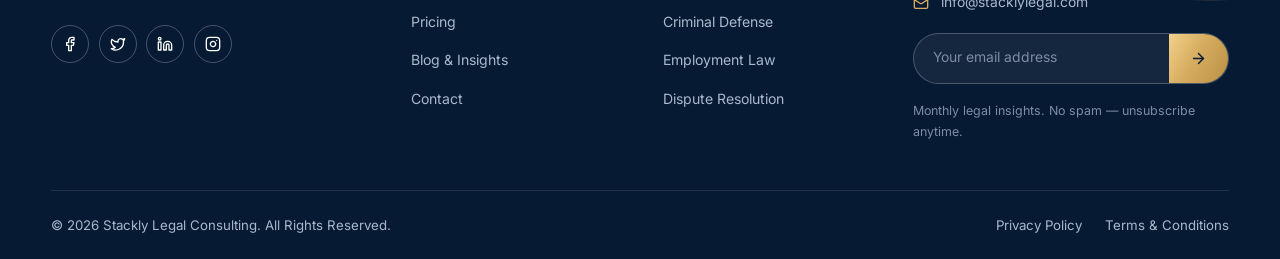
<file: blog-details.html>
<!DOCTYPE html>
<html lang="en">
<head>
<meta charset="UTF-8">
<meta name="viewport" content="width=device-width, initial-scale=1.0">
<title>Business Contract Essentials Every Founder Should Know | Stackly Legal Blog</title>
<meta name="description" content="The five contract clauses every founder must understand: scope, payment, indemnity, termination and dispute resolution.">
<meta property="og:title" content="Business Contract Essentials Every Founder Should Know | Stackly Legal Blog">
<meta property="og:description" content="The five contract clauses every founder must understand: scope, payment, indemnity, termination and dispute resolution.">
<meta property="og:type" content="website">
<link rel="icon" type="image/svg+xml" href="assets/svg/logo-icon.svg">
<link rel="preconnect" href="https://fonts.googleapis.com"><link rel="preconnect" href="https://fonts.gstatic.com" crossorigin><link href="https://fonts.googleapis.com/css2?family=Playfair+Display:wght@500;600;700;800&family=Inter:wght@400;500;600;700&display=swap" rel="stylesheet">
<link rel="stylesheet" href="https://unpkg.com/aos@2.3.1/dist/aos.css">
<link rel="stylesheet" href="assets/css/style.css">
<link rel="stylesheet" href="assets/css/responsive.css">
<link rel="stylesheet" href="assets/css/animations.css">

</head><body>
<svg xmlns="http://www.w3.org/2000/svg" style="display:none" aria-hidden="true">
  <symbol id="icon-scale" viewBox="0 0 24 24"><path d="m16 16 3-8 3 8c-.87.65-1.92 1-3 1s-2.13-.35-3-1Z"/><path d="m2 16 3-8 3 8c-.87.65-1.92 1-3 1s-2.13-.35-3-1Z"/><path d="M7 21h10"/><path d="M12 3v18"/><path d="M3 7h2c2 0 5-1 7-2 2 1 5 2 7 2h2"/></symbol>
  <symbol id="icon-landmark" viewBox="0 0 24 24"><line x1="3" x2="21" y1="22" y2="22"/><line x1="6" x2="6" y1="18" y2="11"/><line x1="10" x2="10" y1="18" y2="11"/><line x1="14" x2="14" y1="18" y2="11"/><line x1="18" x2="18" y1="18" y2="11"/><polygon points="12 2 20 7 4 7"/></symbol>
  <symbol id="icon-gavel" viewBox="0 0 24 24"><path d="m14 13-8.5 8.5a2.12 2.12 0 1 1-3-3L11 10"/><path d="m16 16 6-6"/><path d="m8 8 6-6"/><path d="m9 7 8 8"/><path d="m21 11-8-8"/></symbol>
  <symbol id="icon-shield" viewBox="0 0 24 24"><path d="M20 13c0 5-3.5 7.5-7.66 8.95a1 1 0 0 1-.67-.01C7.5 20.5 4 18 4 13V6a1 1 0 0 1 1-1c2 0 4.5-1.2 6.24-2.72a1.17 1.17 0 0 1 1.52 0C14.51 3.81 17 5 19 5a1 1 0 0 1 1 1z"/><path d="m9 12 2 2 4-4"/></symbol>
  <symbol id="icon-users" viewBox="0 0 24 24"><path d="M16 21v-2a4 4 0 0 0-4-4H6a4 4 0 0 0-4 4v2"/><circle cx="9" cy="7" r="4"/><path d="M22 21v-2a4 4 0 0 0-3-3.87"/><path d="M16 3.13a4 4 0 0 1 0 7.75"/></symbol>
  <symbol id="icon-briefcase" viewBox="0 0 24 24"><path d="M16 20V4a2 2 0 0 0-2-2h-4a2 2 0 0 0-2 2v16"/><rect width="20" height="14" x="2" y="6" rx="2"/></symbol>
  <symbol id="icon-home" viewBox="0 0 24 24"><path d="m3 9 9-7 9 7v11a2 2 0 0 1-2 2H5a2 2 0 0 1-2-2z"/><polyline points="9 22 9 12 15 12 15 22"/></symbol>
  <symbol id="icon-file" viewBox="0 0 24 24"><path d="M15 2H6a2 2 0 0 0-2 2v16a2 2 0 0 0 2 2h12a2 2 0 0 0 2-2V7z"/><path d="M14 2v4a2 2 0 0 0 2 2h4"/><path d="M10 9H8"/><path d="M16 13H8"/><path d="M16 17H8"/></symbol>
  <symbol id="icon-bulb" viewBox="0 0 24 24"><path d="M15 14c.2-1 .7-1.7 1.5-2.5 1-.9 1.5-2.2 1.5-3.5A6 6 0 0 0 6 8c0 1 .2 2.2 1.5 3.5.7.7 1.3 1.5 1.5 2.5"/><path d="M9 18h6"/><path d="M10 22h4"/></symbol>
  <symbol id="icon-trend" viewBox="0 0 24 24"><polyline points="22 7 13.5 15.5 8.5 10.5 2 17"/><polyline points="16 7 22 7 22 13"/></symbol>
  <symbol id="icon-phone" viewBox="0 0 24 24"><path d="M22 16.92v3a2 2 0 0 1-2.18 2 19.79 19.79 0 0 1-8.63-3.07 19.5 19.5 0 0 1-6-6 19.79 19.79 0 0 1-3.07-8.67A2 2 0 0 1 4.11 2h3a2 2 0 0 1 2 1.72c.13.96.36 1.9.7 2.81a2 2 0 0 1-.45 2.11L8.09 9.91a16 16 0 0 0 6 6l1.27-1.27a2 2 0 0 1 2.11-.45c.91.34 1.85.57 2.81.7A2 2 0 0 1 22 16.92z"/></symbol>
  <symbol id="icon-mail" viewBox="0 0 24 24"><rect width="20" height="16" x="2" y="4" rx="2"/><path d="m22 7-8.97 5.7a1.94 1.94 0 0 1-2.06 0L2 7"/></symbol>
  <symbol id="icon-pin" viewBox="0 0 24 24"><path d="M20 10c0 6-8 12-8 12s-8-6-8-12a8 8 0 0 1 16 0Z"/><circle cx="12" cy="10" r="3"/></symbol>
  <symbol id="icon-clock" viewBox="0 0 24 24"><circle cx="12" cy="12" r="10"/><polyline points="12 6 12 12 16 14"/></symbol>
  <symbol id="icon-star" viewBox="0 0 24 24"><polygon points="12 2 15.09 8.26 22 9.27 17 14.14 18.18 21.02 12 17.77 5.82 21.02 7 14.14 2 9.27 8.91 8.26 12 2"/></symbol>
  <symbol id="icon-check" viewBox="0 0 24 24"><polyline points="20 6 9 17 4 12"/></symbol>
  <symbol id="icon-arrow" viewBox="0 0 24 24"><path d="M5 12h14"/><path d="m12 5 7 7-7 7"/></symbol>
  <symbol id="icon-quote" viewBox="0 0 24 24"><path d="M3 21c3 0 7-1 7-8V5c0-1.25-.756-2.017-2-2H4c-1.25 0-2 .75-2 1.972V11c0 1.25.75 2 2 2 1 0 1 0 1 1v1c0 1-1 2-2 2s-1 .008-1 1.031V20c0 1 0 1 1 1z"/><path d="M15 21c3 0 7-1 7-8V5c0-1.25-.757-2.017-2-2h-4c-1.25 0-2 .75-2 1.972V11c0 1.25.75 2 2 2h.75c0 2.25.25 4-2.75 4v3c0 1 0 1 1 1z"/></symbol>
  <symbol id="icon-linkedin" viewBox="0 0 24 24"><path d="M16 8a6 6 0 0 1 6 6v7h-4v-7a2 2 0 0 0-2-2 2 2 0 0 0-2 2v7h-4v-7a6 6 0 0 1 6-6z"/><rect width="4" height="12" x="2" y="9"/><circle cx="4" cy="4" r="2"/></symbol>
  <symbol id="icon-twitter" viewBox="0 0 24 24"><path d="M22 4s-.7 2.1-2 3.4c1.6 10-9.4 17.3-18 11.6 2.2.1 4.4-.6 6-2C3 15.5.5 9.6 3 5c2.2 2.6 5.6 4.1 9 4-.9-4.2 4-6.6 7-3.8 1.1 0 3-1.2 3-1.2z"/></symbol>
  <symbol id="icon-facebook" viewBox="0 0 24 24"><path d="M18 2h-3a5 5 0 0 0-5 5v3H7v4h3v8h4v-8h3l1-4h-4V7a1 1 0 0 1 1-1h3z"/></symbol>
  <symbol id="icon-instagram" viewBox="0 0 24 24"><rect width="20" height="20" x="2" y="2" rx="5"/><path d="M16 11.37A4 4 0 1 1 12.63 8 4 4 0 0 1 16 11.37z"/><line x1="17.5" x2="17.51" y1="6.5" y2="6.5"/></symbol>
  <symbol id="icon-menu" viewBox="0 0 24 24"><line x1="4" x2="20" y1="6" y2="6"/><line x1="4" x2="20" y1="12" y2="12"/><line x1="4" x2="20" y1="18" y2="18"/></symbol>
  <symbol id="icon-close" viewBox="0 0 24 24"><path d="M18 6 6 18"/><path d="m6 6 12 12"/></symbol>
  <symbol id="icon-search" viewBox="0 0 24 24"><circle cx="11" cy="11" r="8"/><path d="m21 21-4.3-4.3"/></symbol>
  <symbol id="icon-chevron" viewBox="0 0 24 24"><path d="m6 9 6 6 6-6"/></symbol>
  <symbol id="icon-calendar" viewBox="0 0 24 24"><path d="M8 2v4"/><path d="M16 2v4"/><rect width="18" height="18" x="3" y="4" rx="2"/><path d="M3 10h18"/></symbol>
  <symbol id="icon-lock" viewBox="0 0 24 24"><rect width="18" height="11" x="3" y="11" rx="2"/><path d="M7 11V7a5 5 0 0 1 10 0v4"/></symbol>
  <symbol id="icon-eye" viewBox="0 0 24 24"><path d="M2.062 12.348a1 1 0 0 1 0-.696 10.75 10.75 0 0 1 19.876 0 1 1 0 0 1 0 .696 10.75 10.75 0 0 1-19.876 0"/><circle cx="12" cy="12" r="3"/></symbol>
  <symbol id="icon-eyeoff" viewBox="0 0 24 24"><path d="M10.733 5.076a10.744 10.744 0 0 1 11.205 6.575 1 1 0 0 1 0 .696 10.747 10.747 0 0 1-1.444 2.49"/><path d="M14.084 14.158a3 3 0 0 1-4.242-4.242"/><path d="M17.479 17.499a10.75 10.75 0 0 1-15.417-5.151 1 1 0 0 1 0-.696 10.75 10.75 0 0 1 4.446-5.143"/><path d="m2 2 20 20"/></symbol>
  <symbol id="icon-filter" viewBox="0 0 24 24"><polygon points="22 3 2 3 10 12.46 10 19 14 21 14 12.46 22 3"/></symbol>
  <symbol id="icon-bell" viewBox="0 0 24 24"><path d="M10.268 21a2 2 0 0 0 3.464 0"/><path d="M3.262 15.326A1 1 0 0 0 4 17h16a1 1 0 0 0 .74-1.673C19.41 13.956 18 12.499 18 8A6 6 0 0 0 6 8c0 4.499-1.411 5.956-2.738 7.326"/></symbol>
  <symbol id="icon-logout" viewBox="0 0 24 24"><path d="M9 21H5a2 2 0 0 1-2-2V5a2 2 0 0 1 2-2h4"/><polyline points="16 17 21 12 16 7"/><line x1="21" x2="9" y1="12" y2="12"/></symbol>
  <symbol id="icon-edit" viewBox="0 0 24 24"><path d="M17 3a2.85 2.83 0 1 1 4 4L7.5 20.5 2 22l1.5-5.5Z"/></symbol>
  <symbol id="icon-trash" viewBox="0 0 24 24"><path d="M3 6h18"/><path d="M19 6v14a2 2 0 0 1-2 2H7a2 2 0 0 1-2-2V6"/><path d="M8 6V4a2 2 0 0 1 2-2h4a2 2 0 0 1 2 2v2"/></symbol>
  <symbol id="icon-plus" viewBox="0 0 24 24"><path d="M5 12h14"/><path d="M12 5v14"/></symbol>
  <symbol id="icon-download" viewBox="0 0 24 24"><path d="M21 15v4a2 2 0 0 1-2 2H5a2 2 0 0 1-2-2v-4"/><polyline points="7 10 12 15 17 10"/><line x1="12" x2="12" y1="15" y2="3"/></symbol>
  <symbol id="icon-message" viewBox="0 0 24 24"><path d="M21 15a2 2 0 0 1-2 2H7l-4 4V5a2 2 0 0 1 2-2h14a2 2 0 0 1 2 2z"/></symbol>
  <symbol id="icon-settings" viewBox="0 0 24 24"><path d="M12.22 2h-.44a2 2 0 0 0-2 2v.18a2 2 0 0 1-1 1.73l-.43.25a2 2 0 0 1-2 0l-.15-.08a2 2 0 0 0-2.73.73l-.22.38a2 2 0 0 0 .73 2.73l.15.1a2 2 0 0 1 1 1.72v.51a2 2 0 0 1-1 1.74l-.15.09a2 2 0 0 0-.73 2.73l.22.38a2 2 0 0 0 2.73.73l.15-.08a2 2 0 0 1 2 0l.43.25a2 2 0 0 1 1 1.73V20a2 2 0 0 0 2 2h.44a2 2 0 0 0 2-2v-.18a2 2 0 0 1 1-1.73l.43-.25a2 2 0 0 1 2 0l.15.08a2 2 0 0 0 2.73-.73l.22-.39a2 2 0 0 0-.73-2.73l-.15-.08a2 2 0 0 1-1-1.74v-.5a2 2 0 0 1 1-1.74l.15-.09a2 2 0 0 0 .73-2.73l-.22-.38a2 2 0 0 0-2.73-.73l-.15.08a2 2 0 0 1-2 0l-.43-.25a2 2 0 0 1-1-1.73V4a2 2 0 0 0-2-2z"/><circle cx="12" cy="12" r="3"/></symbol>
  <symbol id="icon-grid" viewBox="0 0 24 24"><rect width="7" height="9" x="3" y="3" rx="1"/><rect width="7" height="5" x="14" y="3" rx="1"/><rect width="7" height="9" x="14" y="12" rx="1"/><rect width="7" height="5" x="3" y="16" rx="1"/></symbol>
  <symbol id="icon-folder" viewBox="0 0 24 24"><path d="M20 20a2 2 0 0 0 2-2V8a2 2 0 0 0-2-2h-7.9a2 2 0 0 1-1.69-.9L9.6 3.9A2 2 0 0 0 7.93 3H4a2 2 0 0 0-2 2v13a2 2 0 0 0 2 2Z"/></symbol>
  <symbol id="icon-card" viewBox="0 0 24 24"><rect width="20" height="14" x="2" y="5" rx="2"/><line x1="2" x2="22" y1="10" y2="10"/></symbol>
  <symbol id="icon-globe" viewBox="0 0 24 24"><circle cx="12" cy="12" r="10"/><path d="M12 2a14.5 14.5 0 0 0 0 20 14.5 14.5 0 0 0 0-20"/><path d="M2 12h20"/></symbol>
  <symbol id="icon-target" viewBox="0 0 24 24"><circle cx="12" cy="12" r="10"/><circle cx="12" cy="12" r="6"/><circle cx="12" cy="12" r="2"/></symbol>
  <symbol id="icon-heart" viewBox="0 0 24 24"><path d="M19 14c1.49-1.46 3-3.21 3-5.5A5.5 5.5 0 0 0 16.5 3c-1.76 0-3 .5-4.5 2-1.5-1.5-2.74-2-4.5-2A5.5 5.5 0 0 0 2 8.5c0 2.3 1.5 4.05 3 5.5l7 7Z"/></symbol>
  <symbol id="icon-award" viewBox="0 0 24 24"><circle cx="12" cy="8" r="6"/><path d="M15.477 12.89 17 22l-5-3-5 3 1.523-9.11"/></symbol>
</svg>
<div class="preloader" id="preloader" aria-hidden="true">
  <div class="preloader-logo"><span class="preloader-ring"></span><img src="assets/svg/logo-icon.svg" alt=""></div>
  <div class="preloader-text">Stackly Legal</div>
  <div class="preloader-bar"><i></i></div>
</div>
<header class="header header-solid" id="siteHeader">
  <div class="container">
    <a class="header-logo" href="index.html" aria-label="Stackly Legal Consulting home"><img src="assets/img/logo.webp" alt="" width="48"><span class="brand-wordmark"><strong>STACKLY</strong><small>LEGAL CONSULTING</small></span></a>
    <nav aria-label="Primary"><ul class="nav-desktop"><li><a class="nav-link" data-nav href="index.html">Home</a></li><li><a class="nav-link" data-nav href="about.html">About</a></li><li><a class="nav-link" data-nav href="services.html">Services</a></li><li><a class="nav-link" data-nav href="blog.html">Blog</a></li><li><a class="nav-link" data-nav href="contact.html">Contact</a></li></ul></nav>
    <div class="header-actions">
      <a class="btn btn-gold btn-sm header-login" href="login.html">Login<svg class="icon"><use href="#icon-lock"></use></svg></a>
      <button class="hamburger" id="hamburger" aria-label="Open menu" aria-expanded="false"><svg class="icon"><use href="#icon-menu"></use></svg></button>
    </div>
  </div>
</header>
<div class="mobile-nav" id="mobileNav" aria-label="Mobile navigation">
  <div class="mobile-nav-top">
    <a class="header-logo" href="index.html"><img src="assets/img/logo.webp" alt="" width="48"><span class="brand-wordmark"><strong>STACKLY</strong><small>LEGAL CONSULTING</small></span></a>
    <button class="mobile-close" id="mobileClose" aria-label="Close menu"><svg class="icon"><use href="#icon-close"></use></svg></button>
  </div>
  <nav class="mobile-links"><a href="index.html">Home<svg class="icon"><use href="#icon-arrow"></use></svg></a><a href="about.html">About<svg class="icon"><use href="#icon-arrow"></use></svg></a><a href="services.html">Services<svg class="icon"><use href="#icon-arrow"></use></svg></a><a href="blog.html">Blog<svg class="icon"><use href="#icon-arrow"></use></svg></a><a href="contact.html">Contact<svg class="icon"><use href="#icon-arrow"></use></svg></a><a href="login.html">Login<svg class="icon"><use href="#icon-arrow"></use></svg></a></nav>
</div>

<main>
<section class="page-hero">
  <div class="page-hero-bg"><img src="assets/img/hero/hero-main.webp" alt="" aria-hidden="true"></div>
  <div class="container">
    <span class="eyebrow">Stackly Legal Consulting</span>
    <h1 class="mt-1">Business Contract Essentials Every Founder Should Know</h1>
    <nav class="breadcrumb" aria-label="Breadcrumb"><a href="index.html">Home</a><span class="sep">/</span><span>Blog Details</span></nav>
  </div>
</section>
  <div style="position:sticky;top:0;z-index:999;height:3px;background:var(--ivory)"><div id="readProgress" style="height:100%;width:0;background:var(--grad-gold)"></div></div>
  <section class="section" style="padding-top:3.5rem">
    <div class="container" style="max-width:860px">
      <div class="post-meta" style="margin-bottom:1.6rem"><span class="badge-soft">Business Law</span><span><svg class="icon"><use href="#icon-calendar"></use></svg>Oct 12, 2026</span><span><svg class="icon"><use href="#icon-clock"></use></svg>6 min read</span><span>By Arjun Mehta, Founding Partner <span class="demo-tag" style="font-size:.65rem">Sample article</span></span></div>
      <img src="assets/img/blog/contract-essentials.webp" alt="Business contract essentials" style="border-radius:var(--radius);margin-bottom:2.2rem" loading="lazy">
      <div style="color:var(--text-dark);font-size:1.02rem">
        <p>A contract is the architecture of a business relationship. Yet most founders sign them the way they accept software terms — quickly, and with hope. This article covers the five clauses that deserve your full attention before any signature.</p>
        <h3 class="mt-3">1. Scope &amp; Deliverables</h3>
        <p>Vague scope is the single largest source of commercial disputes. Define deliverables, acceptance criteria and timelines precisely. If a task isn't written down, assume it isn't included.</p>
        <h3 class="mt-3">2. Payment Terms</h3>
        <p>State the amount, milestones, invoicing cadence and — critically — what happens on late payment. Interest clauses and suspension rights are your leverage.</p>
        <h3 class="mt-3">3. Indemnity &amp; Liability</h3>
        <p>Indemnity decides who pays when something goes wrong. Cap your aggregate liability where possible, and carve out consequential damages. An unlimited liability clause in a ₹5-lakh contract can bankrupt a startup.</p>
        <h3 class="mt-3">4. Termination</h3>
        <p>Ensure you can exit with reasonable notice, that payment survives termination for work done, and that confidential obligations continue afterwards.</p>
        <h3 class="mt-3">5. Dispute Resolution</h3>
        <p>Arbitration is usually faster and private — but only if the seat, rules and governing law are chosen deliberately. "Courts of Chennai" versus "arbitration in Singapore" produce very different economics.</p>
        <blockquote style="border-left:3px solid var(--gold);padding:1rem 1.4rem;margin:2rem 0;background:var(--ivory);border-radius:0 12px 12px 0;font-family:var(--font-head);font-size:1.15rem;color:var(--navy-800)">"The best contract dispute is the one that never happens — because the contract was clear."</blockquote>
        <p>Have an agreement on your desk? Our contract review service gives you a clause-by-clause risk report within days.</p>
      </div>
      <div class="mt-3" style="display:flex;gap:.7rem;flex-wrap:wrap;align-items:center">
        <span style="font-weight:600;color:var(--navy-900);font-size:.9rem">Share this article:</span>
        <button class="btn btn-outline btn-sm" data-share-copy>Copy link</button>
        <a class="btn btn-outline btn-sm" href="blog.html">Back to Blog</a>
      </div>
    </div>
  </section>
  <section class="section section-ivory">
    <div class="container">
      <div class="section-head"><span class="eyebrow">Keep Reading</span><h2>Related Articles</h2><div class="divider-gold"></div></div>
      <div class="blog-grid">
        <article class="post-card"><div class="post-media"><img src="assets/img/blog/property-documentation.webp" alt="Property documentation guide" loading="lazy"><span class="post-cat">Real Estate</span></div><div class="post-body"><h3><a href="blog.html">Understanding Property Documentation Before You Buy</a></h3><a class="link-more" href="blog.html">Read Article <svg class="icon"><use href="#icon-arrow"></use></svg></a></div></article>
        <article class="post-card"><div class="post-media"><img src="assets/img/blog/startup-risk.webp" alt="Startup legal risk management" loading="lazy"><span class="post-cat">Startups</span></div><div class="post-body"><h3><a href="blog.html">Legal Risk Management for Startups in 2026</a></h3><a class="link-more" href="blog.html">Read Article <svg class="icon"><use href="#icon-arrow"></use></svg></a></div></article>
        <article class="post-card"><div class="post-media"><img src="assets/img/blog/employment-basics.webp" alt="Employment law basics" loading="lazy"><span class="post-cat">Employment</span></div><div class="post-body"><h3><a href="blog.html">Employment Law Basics for Growing Startups</a></h3><a class="link-more" href="blog.html">Read Article <svg class="icon"><use href="#icon-arrow"></use></svg></a></div></article>
      </div>
    </div>
  </section>
</main>
<footer class="footer">
  <div class="container">
    <div class="footer-top">
      <div class="footer-brand">
        <div class="brand-lockup"><img src="assets/img/logo.webp" alt="" width="48"><span class="brand-wordmark"><strong>STACKLY</strong><small>LEGAL CONSULTING</small></span></div>
        <p>Strategic advice. Practical solutions. Real results. Premium legal consulting for individuals, businesses and organizations — with integrity and excellence.</p>
        <div class="social-row mt-2">
          <a href="#" aria-label="Facebook"><svg class="icon"><use href="#icon-facebook"></use></svg></a>
          <a href="#" aria-label="Twitter"><svg class="icon"><use href="#icon-twitter"></use></svg></a>
          <a href="#" aria-label="LinkedIn"><svg class="icon"><use href="#icon-linkedin"></use></svg></a>
          <a href="#" aria-label="Instagram"><svg class="icon"><use href="#icon-instagram"></use></svg></a>
        </div>
      </div>
      <div>
        <h5>Quick Links</h5>
        <ul class="footer-links">
          <li><a href="about.html">About Us</a></li>
          <li><a href="services.html">Our Services</a></li>
          <li><a href="practice-areas.html">Practice Areas</a></li>
          <li><a href="pricing.html">Pricing</a></li>
          <li><a href="blog.html">Blog &amp; Insights</a></li>
          <li><a href="contact.html">Contact</a></li>
        </ul>
      </div>
      <div>
        <h5>Legal Services</h5>
        <ul class="footer-links">
          <li><a href="practice-areas.html#business">Business Law</a></li>
          <li><a href="practice-areas.html#family">Family Law</a></li>
          <li><a href="practice-areas.html#real-estate">Real Estate Law</a></li>
          <li><a href="practice-areas.html#criminal">Criminal Defense</a></li>
          <li><a href="practice-areas.html#employment">Employment Law</a></li>
          <li><a href="practice-areas.html#litigation">Dispute Resolution</a></li>
        </ul>
      </div>
      <div>
        <h5>Stay Informed</h5>
        <ul class="footer-contact">
          <li><svg class="icon"><use href="#icon-pin"></use></svg><span>123, Law Chambers, High Court Road,<br>Chennai, Tamil Nadu 600001</span></li>
          <li><svg class="icon"><use href="#icon-phone"></use></svg><a href="tel:+919876543210">+91 98765 43210</a></li>
          <li><svg class="icon"><use href="#icon-mail"></use></svg><a href="mailto:info@stacklylegal.com">info@stacklylegal.com</a></li>
        </ul>
        <form class="news-form" novalidate>
          <input type="email" placeholder="Your email address" aria-label="Email for newsletter">
          <button type="submit" aria-label="Subscribe"><svg class="icon"><use href="#icon-arrow"></use></svg></button>
        </form>
        <p class="footer-note">Monthly legal insights. No spam — unsubscribe anytime.</p>
      </div>
    </div>
    <div class="footer-bottom">
      <span>© <span data-year>2026</span> Stackly Legal Consulting. All Rights Reserved.</span>
      <div class="legal-links"><a href="#">Privacy Policy</a><a href="#">Terms &amp; Conditions</a></div>
    </div>
  </div>
</footer>
<button class="back-top" id="backTop" aria-label="Back to top"><svg class="icon"><use href="#icon-arrow"></use></svg></button>
<script src="https://cdnjs.cloudflare.com/ajax/libs/gsap/3.12.5/gsap.min.js"></script><script src="https://unpkg.com/aos@2.3.1/dist/aos.js"></script>
<script src="assets/js/preloader.js"></script>
<script src="assets/js/navigation.js"></script>
<script src="assets/js/animations.js"></script>
<script src="assets/js/main.js"></script>
<script src="assets/js/forms.js"></script>
<script src="assets/js/blog.js"></script>
</body>
</html>
</file>
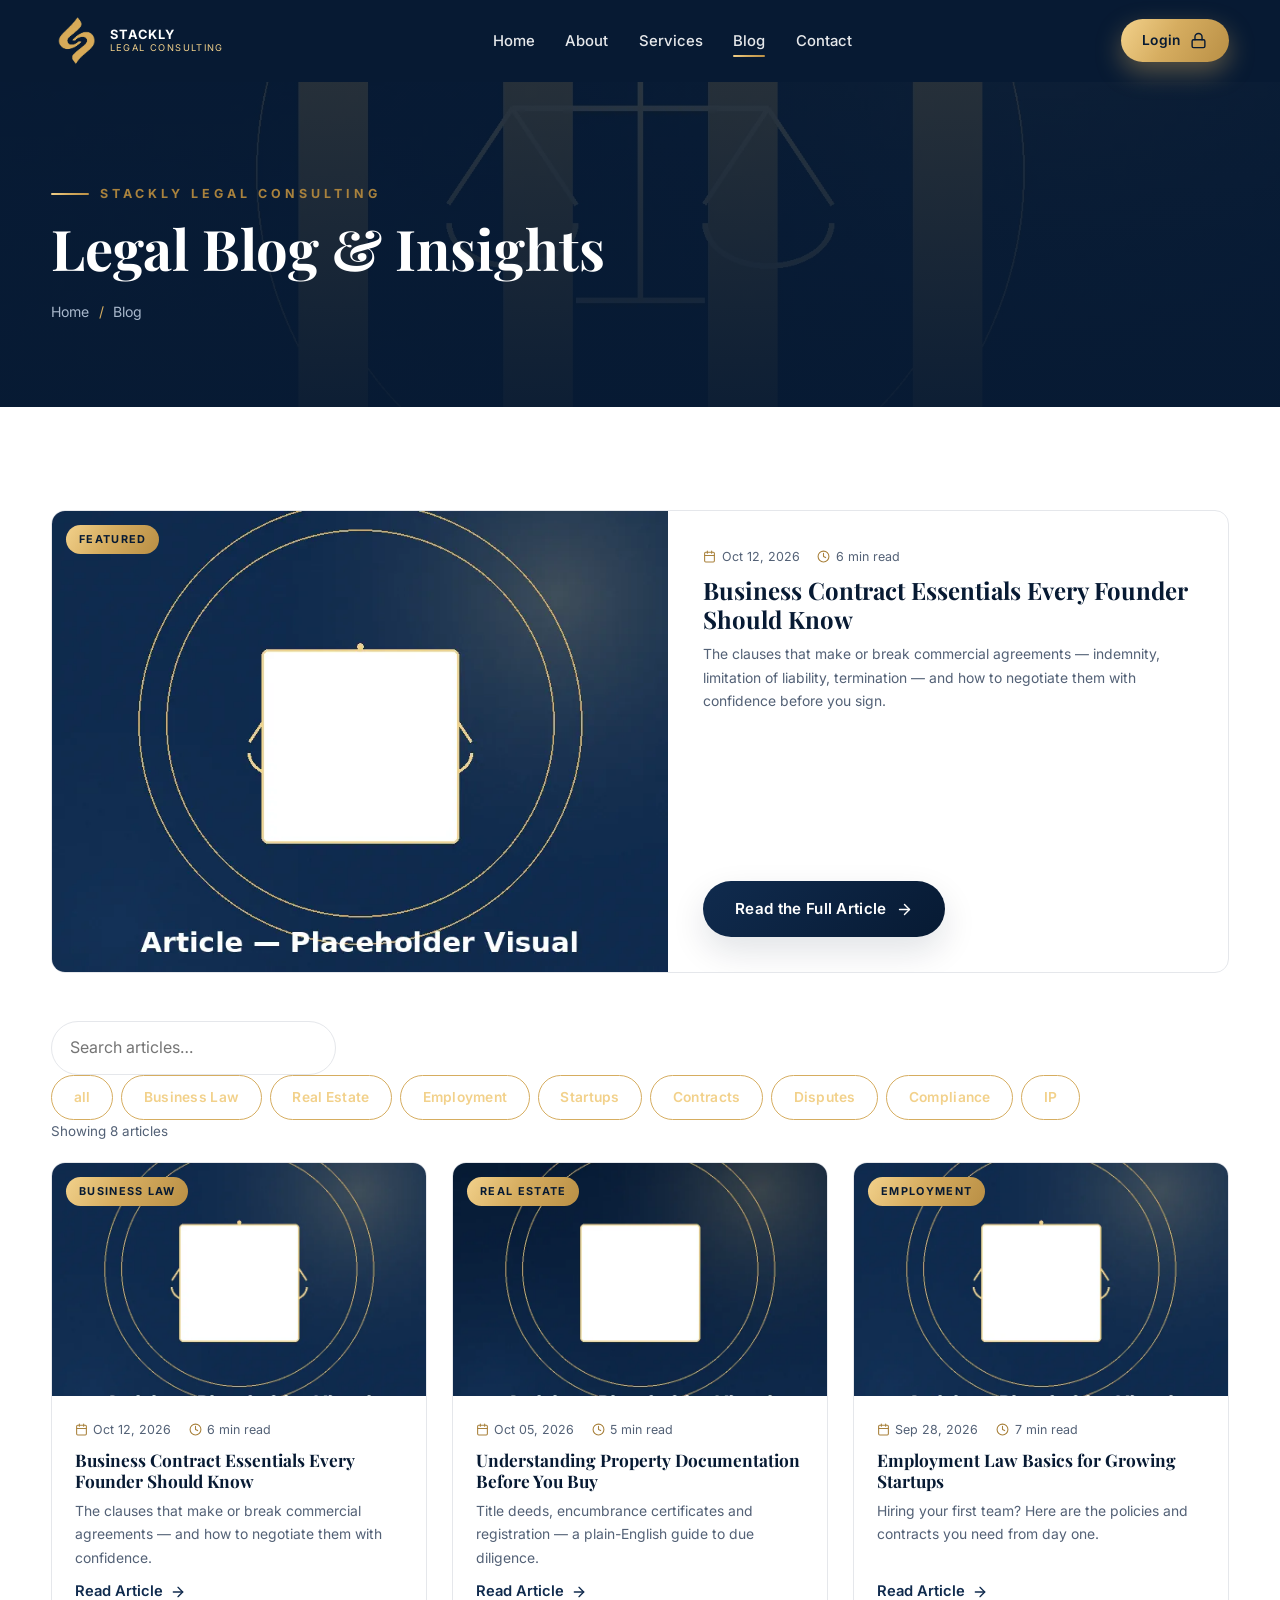
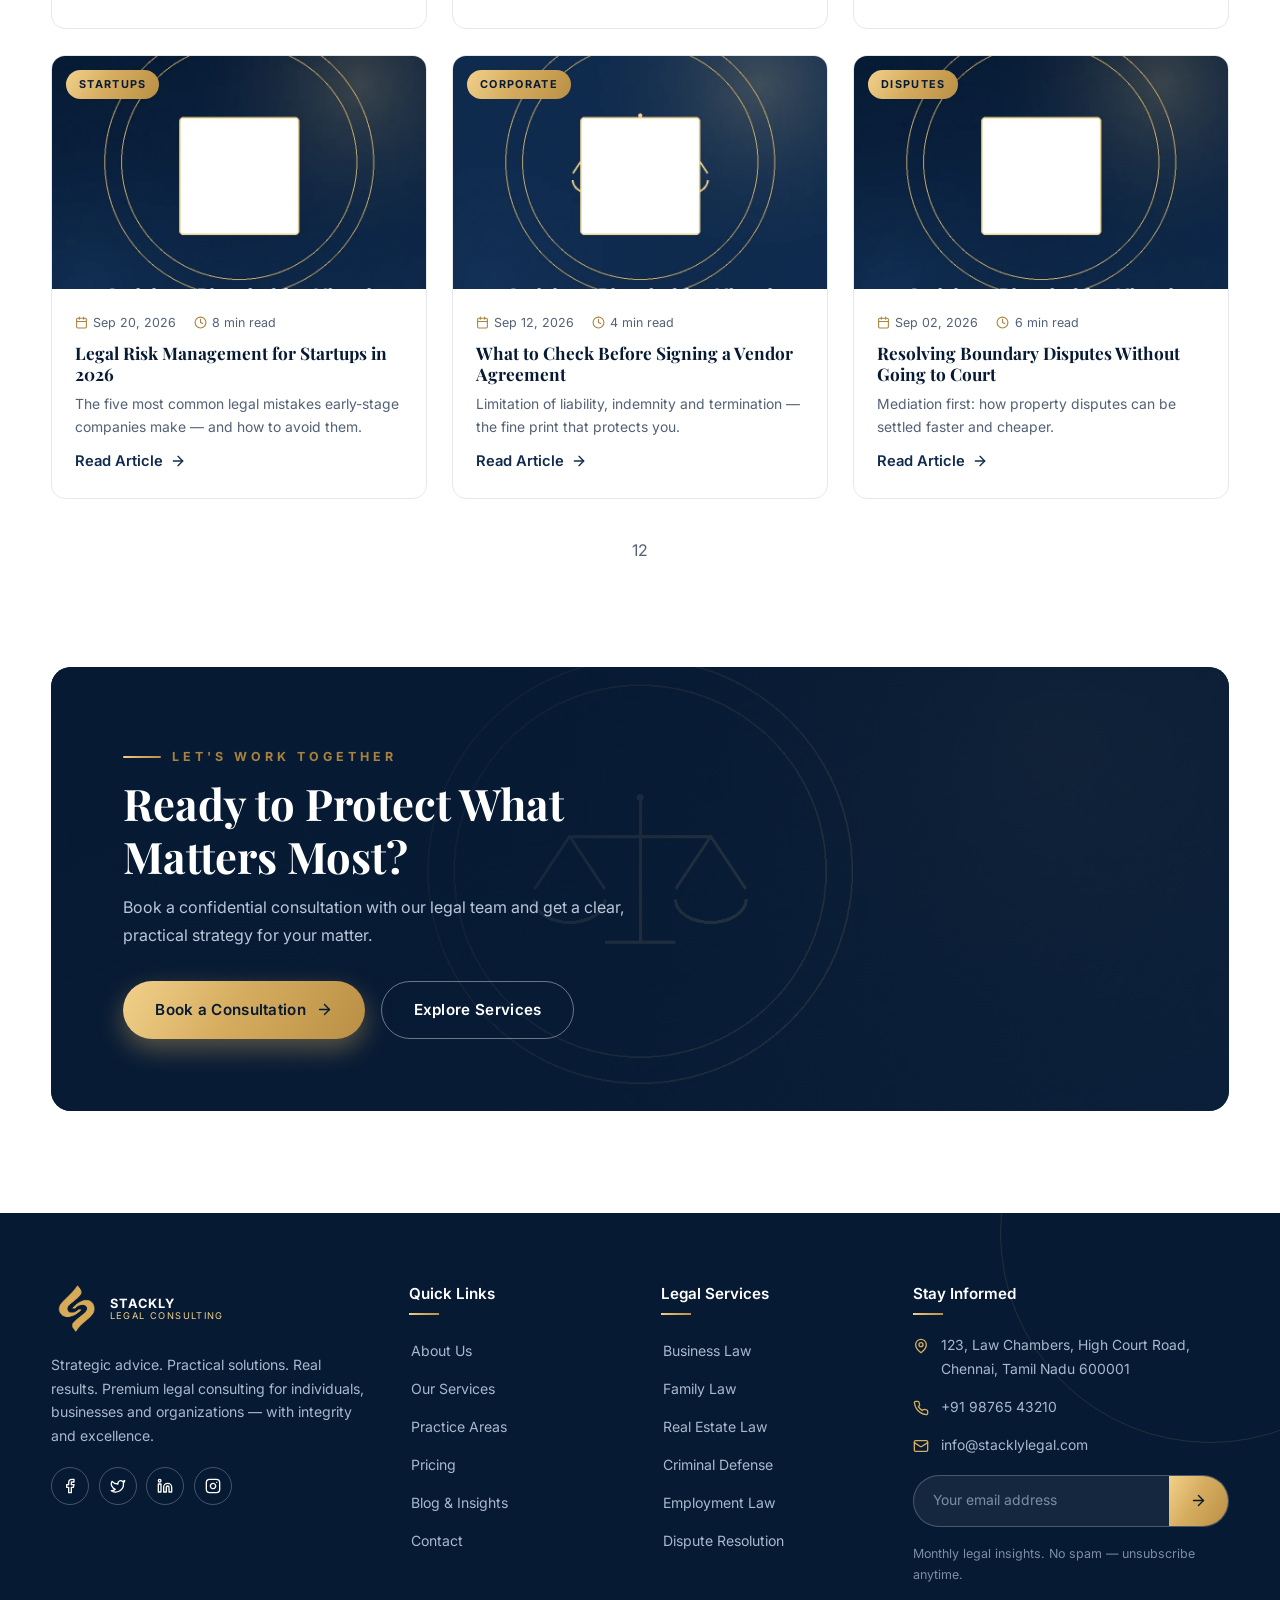
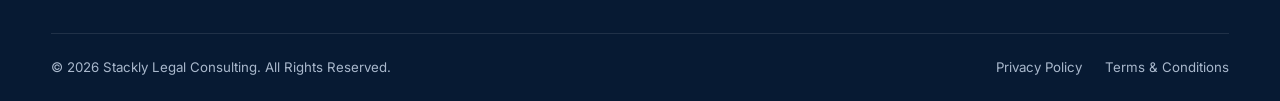
<file: blog.html>
<!DOCTYPE html>
<html lang="en">
<head>
<meta charset="UTF-8">
<meta name="viewport" content="width=device-width, initial-scale=1.0">
<title>Legal Blog & Insights | Stackly Legal Consulting</title>
<meta name="description" content="Legal articles on contracts, property, employment, startups and compliance — written in plain English by Stackly's attorneys.">
<meta property="og:title" content="Legal Blog & Insights | Stackly Legal Consulting">
<meta property="og:description" content="Legal articles on contracts, property, employment, startups and compliance — written in plain English by Stackly's attorneys.">
<meta property="og:type" content="website">
<link rel="icon" type="image/svg+xml" href="assets/svg/logo-icon.svg">
<link rel="preconnect" href="https://fonts.googleapis.com"><link rel="preconnect" href="https://fonts.gstatic.com" crossorigin><link href="https://fonts.googleapis.com/css2?family=Playfair+Display:wght@500;600;700;800&family=Inter:wght@400;500;600;700&display=swap" rel="stylesheet">
<link rel="stylesheet" href="https://unpkg.com/aos@2.3.1/dist/aos.css">
<link rel="stylesheet" href="assets/css/style.css">
<link rel="stylesheet" href="assets/css/responsive.css">
<link rel="stylesheet" href="assets/css/animations.css">

</head><body>
<svg xmlns="http://www.w3.org/2000/svg" style="display:none" aria-hidden="true">
  <symbol id="icon-scale" viewBox="0 0 24 24"><path d="m16 16 3-8 3 8c-.87.65-1.92 1-3 1s-2.13-.35-3-1Z"/><path d="m2 16 3-8 3 8c-.87.65-1.92 1-3 1s-2.13-.35-3-1Z"/><path d="M7 21h10"/><path d="M12 3v18"/><path d="M3 7h2c2 0 5-1 7-2 2 1 5 2 7 2h2"/></symbol>
  <symbol id="icon-landmark" viewBox="0 0 24 24"><line x1="3" x2="21" y1="22" y2="22"/><line x1="6" x2="6" y1="18" y2="11"/><line x1="10" x2="10" y1="18" y2="11"/><line x1="14" x2="14" y1="18" y2="11"/><line x1="18" x2="18" y1="18" y2="11"/><polygon points="12 2 20 7 4 7"/></symbol>
  <symbol id="icon-gavel" viewBox="0 0 24 24"><path d="m14 13-8.5 8.5a2.12 2.12 0 1 1-3-3L11 10"/><path d="m16 16 6-6"/><path d="m8 8 6-6"/><path d="m9 7 8 8"/><path d="m21 11-8-8"/></symbol>
  <symbol id="icon-shield" viewBox="0 0 24 24"><path d="M20 13c0 5-3.5 7.5-7.66 8.95a1 1 0 0 1-.67-.01C7.5 20.5 4 18 4 13V6a1 1 0 0 1 1-1c2 0 4.5-1.2 6.24-2.72a1.17 1.17 0 0 1 1.52 0C14.51 3.81 17 5 19 5a1 1 0 0 1 1 1z"/><path d="m9 12 2 2 4-4"/></symbol>
  <symbol id="icon-users" viewBox="0 0 24 24"><path d="M16 21v-2a4 4 0 0 0-4-4H6a4 4 0 0 0-4 4v2"/><circle cx="9" cy="7" r="4"/><path d="M22 21v-2a4 4 0 0 0-3-3.87"/><path d="M16 3.13a4 4 0 0 1 0 7.75"/></symbol>
  <symbol id="icon-briefcase" viewBox="0 0 24 24"><path d="M16 20V4a2 2 0 0 0-2-2h-4a2 2 0 0 0-2 2v16"/><rect width="20" height="14" x="2" y="6" rx="2"/></symbol>
  <symbol id="icon-home" viewBox="0 0 24 24"><path d="m3 9 9-7 9 7v11a2 2 0 0 1-2 2H5a2 2 0 0 1-2-2z"/><polyline points="9 22 9 12 15 12 15 22"/></symbol>
  <symbol id="icon-file" viewBox="0 0 24 24"><path d="M15 2H6a2 2 0 0 0-2 2v16a2 2 0 0 0 2 2h12a2 2 0 0 0 2-2V7z"/><path d="M14 2v4a2 2 0 0 0 2 2h4"/><path d="M10 9H8"/><path d="M16 13H8"/><path d="M16 17H8"/></symbol>
  <symbol id="icon-bulb" viewBox="0 0 24 24"><path d="M15 14c.2-1 .7-1.7 1.5-2.5 1-.9 1.5-2.2 1.5-3.5A6 6 0 0 0 6 8c0 1 .2 2.2 1.5 3.5.7.7 1.3 1.5 1.5 2.5"/><path d="M9 18h6"/><path d="M10 22h4"/></symbol>
  <symbol id="icon-trend" viewBox="0 0 24 24"><polyline points="22 7 13.5 15.5 8.5 10.5 2 17"/><polyline points="16 7 22 7 22 13"/></symbol>
  <symbol id="icon-phone" viewBox="0 0 24 24"><path d="M22 16.92v3a2 2 0 0 1-2.18 2 19.79 19.79 0 0 1-8.63-3.07 19.5 19.5 0 0 1-6-6 19.79 19.79 0 0 1-3.07-8.67A2 2 0 0 1 4.11 2h3a2 2 0 0 1 2 1.72c.13.96.36 1.9.7 2.81a2 2 0 0 1-.45 2.11L8.09 9.91a16 16 0 0 0 6 6l1.27-1.27a2 2 0 0 1 2.11-.45c.91.34 1.85.57 2.81.7A2 2 0 0 1 22 16.92z"/></symbol>
  <symbol id="icon-mail" viewBox="0 0 24 24"><rect width="20" height="16" x="2" y="4" rx="2"/><path d="m22 7-8.97 5.7a1.94 1.94 0 0 1-2.06 0L2 7"/></symbol>
  <symbol id="icon-pin" viewBox="0 0 24 24"><path d="M20 10c0 6-8 12-8 12s-8-6-8-12a8 8 0 0 1 16 0Z"/><circle cx="12" cy="10" r="3"/></symbol>
  <symbol id="icon-clock" viewBox="0 0 24 24"><circle cx="12" cy="12" r="10"/><polyline points="12 6 12 12 16 14"/></symbol>
  <symbol id="icon-star" viewBox="0 0 24 24"><polygon points="12 2 15.09 8.26 22 9.27 17 14.14 18.18 21.02 12 17.77 5.82 21.02 7 14.14 2 9.27 8.91 8.26 12 2"/></symbol>
  <symbol id="icon-check" viewBox="0 0 24 24"><polyline points="20 6 9 17 4 12"/></symbol>
  <symbol id="icon-arrow" viewBox="0 0 24 24"><path d="M5 12h14"/><path d="m12 5 7 7-7 7"/></symbol>
  <symbol id="icon-quote" viewBox="0 0 24 24"><path d="M3 21c3 0 7-1 7-8V5c0-1.25-.756-2.017-2-2H4c-1.25 0-2 .75-2 1.972V11c0 1.25.75 2 2 2 1 0 1 0 1 1v1c0 1-1 2-2 2s-1 .008-1 1.031V20c0 1 0 1 1 1z"/><path d="M15 21c3 0 7-1 7-8V5c0-1.25-.757-2.017-2-2h-4c-1.25 0-2 .75-2 1.972V11c0 1.25.75 2 2 2h.75c0 2.25.25 4-2.75 4v3c0 1 0 1 1 1z"/></symbol>
  <symbol id="icon-linkedin" viewBox="0 0 24 24"><path d="M16 8a6 6 0 0 1 6 6v7h-4v-7a2 2 0 0 0-2-2 2 2 0 0 0-2 2v7h-4v-7a6 6 0 0 1 6-6z"/><rect width="4" height="12" x="2" y="9"/><circle cx="4" cy="4" r="2"/></symbol>
  <symbol id="icon-twitter" viewBox="0 0 24 24"><path d="M22 4s-.7 2.1-2 3.4c1.6 10-9.4 17.3-18 11.6 2.2.1 4.4-.6 6-2C3 15.5.5 9.6 3 5c2.2 2.6 5.6 4.1 9 4-.9-4.2 4-6.6 7-3.8 1.1 0 3-1.2 3-1.2z"/></symbol>
  <symbol id="icon-facebook" viewBox="0 0 24 24"><path d="M18 2h-3a5 5 0 0 0-5 5v3H7v4h3v8h4v-8h3l1-4h-4V7a1 1 0 0 1 1-1h3z"/></symbol>
  <symbol id="icon-instagram" viewBox="0 0 24 24"><rect width="20" height="20" x="2" y="2" rx="5"/><path d="M16 11.37A4 4 0 1 1 12.63 8 4 4 0 0 1 16 11.37z"/><line x1="17.5" x2="17.51" y1="6.5" y2="6.5"/></symbol>
  <symbol id="icon-menu" viewBox="0 0 24 24"><line x1="4" x2="20" y1="6" y2="6"/><line x1="4" x2="20" y1="12" y2="12"/><line x1="4" x2="20" y1="18" y2="18"/></symbol>
  <symbol id="icon-close" viewBox="0 0 24 24"><path d="M18 6 6 18"/><path d="m6 6 12 12"/></symbol>
  <symbol id="icon-search" viewBox="0 0 24 24"><circle cx="11" cy="11" r="8"/><path d="m21 21-4.3-4.3"/></symbol>
  <symbol id="icon-chevron" viewBox="0 0 24 24"><path d="m6 9 6 6 6-6"/></symbol>
  <symbol id="icon-calendar" viewBox="0 0 24 24"><path d="M8 2v4"/><path d="M16 2v4"/><rect width="18" height="18" x="3" y="4" rx="2"/><path d="M3 10h18"/></symbol>
  <symbol id="icon-lock" viewBox="0 0 24 24"><rect width="18" height="11" x="3" y="11" rx="2"/><path d="M7 11V7a5 5 0 0 1 10 0v4"/></symbol>
  <symbol id="icon-eye" viewBox="0 0 24 24"><path d="M2.062 12.348a1 1 0 0 1 0-.696 10.75 10.75 0 0 1 19.876 0 1 1 0 0 1 0 .696 10.75 10.75 0 0 1-19.876 0"/><circle cx="12" cy="12" r="3"/></symbol>
  <symbol id="icon-eyeoff" viewBox="0 0 24 24"><path d="M10.733 5.076a10.744 10.744 0 0 1 11.205 6.575 1 1 0 0 1 0 .696 10.747 10.747 0 0 1-1.444 2.49"/><path d="M14.084 14.158a3 3 0 0 1-4.242-4.242"/><path d="M17.479 17.499a10.75 10.75 0 0 1-15.417-5.151 1 1 0 0 1 0-.696 10.75 10.75 0 0 1 4.446-5.143"/><path d="m2 2 20 20"/></symbol>
  <symbol id="icon-filter" viewBox="0 0 24 24"><polygon points="22 3 2 3 10 12.46 10 19 14 21 14 12.46 22 3"/></symbol>
  <symbol id="icon-bell" viewBox="0 0 24 24"><path d="M10.268 21a2 2 0 0 0 3.464 0"/><path d="M3.262 15.326A1 1 0 0 0 4 17h16a1 1 0 0 0 .74-1.673C19.41 13.956 18 12.499 18 8A6 6 0 0 0 6 8c0 4.499-1.411 5.956-2.738 7.326"/></symbol>
  <symbol id="icon-logout" viewBox="0 0 24 24"><path d="M9 21H5a2 2 0 0 1-2-2V5a2 2 0 0 1 2-2h4"/><polyline points="16 17 21 12 16 7"/><line x1="21" x2="9" y1="12" y2="12"/></symbol>
  <symbol id="icon-edit" viewBox="0 0 24 24"><path d="M17 3a2.85 2.83 0 1 1 4 4L7.5 20.5 2 22l1.5-5.5Z"/></symbol>
  <symbol id="icon-trash" viewBox="0 0 24 24"><path d="M3 6h18"/><path d="M19 6v14a2 2 0 0 1-2 2H7a2 2 0 0 1-2-2V6"/><path d="M8 6V4a2 2 0 0 1 2-2h4a2 2 0 0 1 2 2v2"/></symbol>
  <symbol id="icon-plus" viewBox="0 0 24 24"><path d="M5 12h14"/><path d="M12 5v14"/></symbol>
  <symbol id="icon-download" viewBox="0 0 24 24"><path d="M21 15v4a2 2 0 0 1-2 2H5a2 2 0 0 1-2-2v-4"/><polyline points="7 10 12 15 17 10"/><line x1="12" x2="12" y1="15" y2="3"/></symbol>
  <symbol id="icon-message" viewBox="0 0 24 24"><path d="M21 15a2 2 0 0 1-2 2H7l-4 4V5a2 2 0 0 1 2-2h14a2 2 0 0 1 2 2z"/></symbol>
  <symbol id="icon-settings" viewBox="0 0 24 24"><path d="M12.22 2h-.44a2 2 0 0 0-2 2v.18a2 2 0 0 1-1 1.73l-.43.25a2 2 0 0 1-2 0l-.15-.08a2 2 0 0 0-2.73.73l-.22.38a2 2 0 0 0 .73 2.73l.15.1a2 2 0 0 1 1 1.72v.51a2 2 0 0 1-1 1.74l-.15.09a2 2 0 0 0-.73 2.73l.22.38a2 2 0 0 0 2.73.73l.15-.08a2 2 0 0 1 2 0l.43.25a2 2 0 0 1 1 1.73V20a2 2 0 0 0 2 2h.44a2 2 0 0 0 2-2v-.18a2 2 0 0 1 1-1.73l.43-.25a2 2 0 0 1 2 0l.15.08a2 2 0 0 0 2.73-.73l.22-.39a2 2 0 0 0-.73-2.73l-.15-.08a2 2 0 0 1-1-1.74v-.5a2 2 0 0 1 1-1.74l.15-.09a2 2 0 0 0 .73-2.73l-.22-.38a2 2 0 0 0-2.73-.73l-.15.08a2 2 0 0 1-2 0l-.43-.25a2 2 0 0 1-1-1.73V4a2 2 0 0 0-2-2z"/><circle cx="12" cy="12" r="3"/></symbol>
  <symbol id="icon-grid" viewBox="0 0 24 24"><rect width="7" height="9" x="3" y="3" rx="1"/><rect width="7" height="5" x="14" y="3" rx="1"/><rect width="7" height="9" x="14" y="12" rx="1"/><rect width="7" height="5" x="3" y="16" rx="1"/></symbol>
  <symbol id="icon-folder" viewBox="0 0 24 24"><path d="M20 20a2 2 0 0 0 2-2V8a2 2 0 0 0-2-2h-7.9a2 2 0 0 1-1.69-.9L9.6 3.9A2 2 0 0 0 7.93 3H4a2 2 0 0 0-2 2v13a2 2 0 0 0 2 2Z"/></symbol>
  <symbol id="icon-card" viewBox="0 0 24 24"><rect width="20" height="14" x="2" y="5" rx="2"/><line x1="2" x2="22" y1="10" y2="10"/></symbol>
  <symbol id="icon-globe" viewBox="0 0 24 24"><circle cx="12" cy="12" r="10"/><path d="M12 2a14.5 14.5 0 0 0 0 20 14.5 14.5 0 0 0 0-20"/><path d="M2 12h20"/></symbol>
  <symbol id="icon-target" viewBox="0 0 24 24"><circle cx="12" cy="12" r="10"/><circle cx="12" cy="12" r="6"/><circle cx="12" cy="12" r="2"/></symbol>
  <symbol id="icon-heart" viewBox="0 0 24 24"><path d="M19 14c1.49-1.46 3-3.21 3-5.5A5.5 5.5 0 0 0 16.5 3c-1.76 0-3 .5-4.5 2-1.5-1.5-2.74-2-4.5-2A5.5 5.5 0 0 0 2 8.5c0 2.3 1.5 4.05 3 5.5l7 7Z"/></symbol>
  <symbol id="icon-award" viewBox="0 0 24 24"><circle cx="12" cy="8" r="6"/><path d="M15.477 12.89 17 22l-5-3-5 3 1.523-9.11"/></symbol>
</svg>
<div class="preloader" id="preloader" aria-hidden="true">
  <div class="preloader-logo"><span class="preloader-ring"></span><img src="assets/svg/logo-icon.svg" alt=""></div>
  <div class="preloader-text">Stackly Legal</div>
  <div class="preloader-bar"><i></i></div>
</div>
<header class="header header-solid" id="siteHeader">
  <div class="container">
    <a class="header-logo" href="index.html" aria-label="Stackly Legal Consulting home"><img src="assets/img/logo.webp" alt="" width="48"><span class="brand-wordmark"><strong>STACKLY</strong><small>LEGAL CONSULTING</small></span></a>
    <nav aria-label="Primary"><ul class="nav-desktop"><li><a class="nav-link" data-nav href="index.html">Home</a></li><li><a class="nav-link" data-nav href="about.html">About</a></li><li><a class="nav-link" data-nav href="services.html">Services</a></li><li><a class="nav-link" data-nav href="blog.html">Blog</a></li><li><a class="nav-link" data-nav href="contact.html">Contact</a></li></ul></nav>
    <div class="header-actions">
      <a class="btn btn-gold btn-sm header-login" href="login.html">Login<svg class="icon"><use href="#icon-lock"></use></svg></a>
      <button class="hamburger" id="hamburger" aria-label="Open menu" aria-expanded="false"><svg class="icon"><use href="#icon-menu"></use></svg></button>
    </div>
  </div>
</header>
<div class="mobile-nav" id="mobileNav" aria-label="Mobile navigation">
  <div class="mobile-nav-top">
    <a class="header-logo" href="index.html"><img src="assets/img/logo.webp" alt="" width="48"><span class="brand-wordmark"><strong>STACKLY</strong><small>LEGAL CONSULTING</small></span></a>
    <button class="mobile-close" id="mobileClose" aria-label="Close menu"><svg class="icon"><use href="#icon-close"></use></svg></button>
  </div>
  <nav class="mobile-links"><a href="index.html">Home<svg class="icon"><use href="#icon-arrow"></use></svg></a><a href="about.html">About<svg class="icon"><use href="#icon-arrow"></use></svg></a><a href="services.html">Services<svg class="icon"><use href="#icon-arrow"></use></svg></a><a href="blog.html">Blog<svg class="icon"><use href="#icon-arrow"></use></svg></a><a href="contact.html">Contact<svg class="icon"><use href="#icon-arrow"></use></svg></a><a href="login.html">Login<svg class="icon"><use href="#icon-arrow"></use></svg></a></nav>
</div>

<main>
<section class="page-hero">
  <div class="page-hero-bg"><img src="assets/img/hero/hero-main.webp" alt="" aria-hidden="true"></div>
  <div class="container">
    <span class="eyebrow">Stackly Legal Consulting</span>
    <h1 class="mt-1">Legal Blog & Insights</h1>
    <nav class="breadcrumb" aria-label="Breadcrumb"><a href="index.html">Home</a><span class="sep">/</span><span>Blog</span></nav>
  </div>
</section>
  <section class="section">
    <div class="container">
      <div class="post-card reveal" data-aos="fade-up" style="display:grid;grid-template-columns:1.1fr 1fr;margin-bottom:3rem">
        <div class="post-media" style="aspect-ratio:auto;min-height:320px"><img src="assets/img/blog/featured.webp" alt="Featured article — business contract essentials" loading="lazy"><span class="post-cat">Featured</span></div>
        <div class="post-body" style="justify-content:center;padding:2.2rem">
          <div class="post-meta"><span><svg class="icon"><use href="#icon-calendar"></use></svg>Oct 12, 2026</span><span><svg class="icon"><use href="#icon-clock"></use></svg>6 min read</span></div>
          <h3 style="font-size:1.5rem"><a href="blog-details.html">Business Contract Essentials Every Founder Should Know</a></h3>
          <p>The clauses that make or break commercial agreements — indemnity, limitation of liability, termination — and how to negotiate them with confidence before you sign.</p>
          <a class="btn btn-navy" href="blog-details.html" style="align-self:flex-start">Read the Full Article <svg class="icon"><use href="#icon-arrow"></use></svg></a>
        </div>
      </div>
      <div class="filter-row" style="align-items:center">
        <input type="search" class="mini-search" id="blogSearch" placeholder="Search articles…" aria-label="Search articles" style="flex:1;min-width:220px;padding:.75rem 1.1rem;border:1.5px solid var(--border);border-radius:999px">
        <div style="display:flex;gap:.5rem;flex-wrap:wrap"><button class="btn btn-outline btn-sm active" data-cat="all">all</button><button class="btn btn-outline btn-sm" data-cat="business-law">Business Law</button><button class="btn btn-outline btn-sm" data-cat="real-estate">Real Estate</button><button class="btn btn-outline btn-sm" data-cat="employment">Employment</button><button class="btn btn-outline btn-sm" data-cat="startups">Startups</button><button class="btn btn-outline btn-sm" data-cat="contracts">Contracts</button><button class="btn btn-outline btn-sm" data-cat="disputes">Disputes</button><button class="btn btn-outline btn-sm" data-cat="compliance">Compliance</button><button class="btn btn-outline btn-sm" data-cat="ip">IP</button></div>
      </div>
      <p id="blogCount" style="font-size:.84rem;color:var(--text);margin-bottom:1.2rem"></p>
      <div class="blog-grid" id="blogGrid">
        <article class="post-card" data-category="contracts" data-aos="fade-up">
          <div class="post-media"><img src="assets/img/blog/contract-essentials.webp" alt="Business Contract Essentials Every Founder Should Know" loading="lazy"><span class="post-cat">Business Law</span></div>
          <div class="post-body">
            <div class="post-meta"><span><svg class="icon"><use href="#icon-calendar"></use></svg>Oct 12, 2026</span><span><svg class="icon"><use href="#icon-clock"></use></svg>6 min read</span></div>
            <h3><a href="blog-details.html">Business Contract Essentials Every Founder Should Know</a></h3><p>The clauses that make or break commercial agreements — and how to negotiate them with confidence.</p>
            <a class="link-more" href="blog-details.html">Read Article <svg class="icon"><use href="#icon-arrow"></use></svg></a>
          </div>
        </article>
        <article class="post-card" data-category="real-estate" data-aos="fade-up">
          <div class="post-media"><img src="assets/img/blog/property-documentation.webp" alt="Understanding Property Documentation Before You Buy" loading="lazy"><span class="post-cat">Real Estate</span></div>
          <div class="post-body">
            <div class="post-meta"><span><svg class="icon"><use href="#icon-calendar"></use></svg>Oct 05, 2026</span><span><svg class="icon"><use href="#icon-clock"></use></svg>5 min read</span></div>
            <h3><a href="blog-details.html">Understanding Property Documentation Before You Buy</a></h3><p>Title deeds, encumbrance certificates and registration — a plain-English guide to due diligence.</p>
            <a class="link-more" href="blog-details.html">Read Article <svg class="icon"><use href="#icon-arrow"></use></svg></a>
          </div>
        </article>
        <article class="post-card" data-category="employment" data-aos="fade-up">
          <div class="post-media"><img src="assets/img/blog/employment-basics.webp" alt="Employment Law Basics for Growing Startups" loading="lazy"><span class="post-cat">Employment</span></div>
          <div class="post-body">
            <div class="post-meta"><span><svg class="icon"><use href="#icon-calendar"></use></svg>Sep 28, 2026</span><span><svg class="icon"><use href="#icon-clock"></use></svg>7 min read</span></div>
            <h3><a href="blog-details.html">Employment Law Basics for Growing Startups</a></h3><p>Hiring your first team? Here are the policies and contracts you need from day one.</p>
            <a class="link-more" href="blog-details.html">Read Article <svg class="icon"><use href="#icon-arrow"></use></svg></a>
          </div>
        </article>
        <article class="post-card" data-category="business-law" data-aos="fade-up">
          <div class="post-media"><img src="assets/img/blog/startup-risk.webp" alt="Legal Risk Management for Startups in 2026" loading="lazy"><span class="post-cat">Startups</span></div>
          <div class="post-body">
            <div class="post-meta"><span><svg class="icon"><use href="#icon-calendar"></use></svg>Sep 20, 2026</span><span><svg class="icon"><use href="#icon-clock"></use></svg>8 min read</span></div>
            <h3><a href="blog-details.html">Legal Risk Management for Startups in 2026</a></h3><p>The five most common legal mistakes early-stage companies make — and how to avoid them.</p>
            <a class="link-more" href="blog-details.html">Read Article <svg class="icon"><use href="#icon-arrow"></use></svg></a>
          </div>
        </article>
        <article class="post-card" data-category="contracts" data-aos="fade-up">
          <div class="post-media"><img src="assets/img/blog/contract-essentials.webp" alt="What to Check Before Signing a Vendor Agreement" loading="lazy"><span class="post-cat">Corporate</span></div>
          <div class="post-body">
            <div class="post-meta"><span><svg class="icon"><use href="#icon-calendar"></use></svg>Sep 12, 2026</span><span><svg class="icon"><use href="#icon-clock"></use></svg>4 min read</span></div>
            <h3><a href="blog-details.html">What to Check Before Signing a Vendor Agreement</a></h3><p>Limitation of liability, indemnity and termination — the fine print that protects you.</p>
            <a class="link-more" href="blog-details.html">Read Article <svg class="icon"><use href="#icon-arrow"></use></svg></a>
          </div>
        </article>
        <article class="post-card" data-category="real-estate" data-aos="fade-up">
          <div class="post-media"><img src="assets/img/blog/property-documentation.webp" alt="Resolving Boundary Disputes Without Going to Court" loading="lazy"><span class="post-cat">Disputes</span></div>
          <div class="post-body">
            <div class="post-meta"><span><svg class="icon"><use href="#icon-calendar"></use></svg>Sep 02, 2026</span><span><svg class="icon"><use href="#icon-clock"></use></svg>6 min read</span></div>
            <h3><a href="blog-details.html">Resolving Boundary Disputes Without Going to Court</a></h3><p>Mediation first: how property disputes can be settled faster and cheaper.</p>
            <a class="link-more" href="blog-details.html">Read Article <svg class="icon"><use href="#icon-arrow"></use></svg></a>
          </div>
        </article>
        <article class="post-card" data-category="employment" data-aos="fade-up">
          <div class="post-media"><img src="assets/img/blog/employment-basics.webp" alt="POSH Compliance: A Practical Guide for Employers" loading="lazy"><span class="post-cat">Compliance</span></div>
          <div class="post-body">
            <div class="post-meta"><span><svg class="icon"><use href="#icon-calendar"></use></svg>Aug 22, 2026</span><span><svg class="icon"><use href="#icon-clock"></use></svg>5 min read</span></div>
            <h3><a href="blog-details.html">POSH Compliance: A Practical Guide for Employers</a></h3><p>What the law requires, and how to build a workplace that meets it.</p>
            <a class="link-more" href="blog-details.html">Read Article <svg class="icon"><use href="#icon-arrow"></use></svg></a>
          </div>
        </article>
        <article class="post-card" data-category="ip" data-aos="fade-up">
          <div class="post-media"><img src="assets/img/blog/startup-risk.webp" alt="Trademark vs Copyright: What Does Your Startup Need?" loading="lazy"><span class="post-cat">IP</span></div>
          <div class="post-body">
            <div class="post-meta"><span><svg class="icon"><use href="#icon-calendar"></use></svg>Aug 10, 2026</span><span><svg class="icon"><use href="#icon-clock"></use></svg>5 min read</span></div>
            <h3><a href="blog-details.html">Trademark vs Copyright: What Does Your Startup Need?</a></h3><p>A simple framework for choosing the right protection for your brand and product.</p>
            <a class="link-more" href="blog-details.html">Read Article <svg class="icon"><use href="#icon-arrow"></use></svg></a>
          </div>
        </article>
      </div>
      <div style="display:flex;justify-content:center;margin-top:2.4rem"><div class="pager" id="blogPager"></div></div>
    </div>
  </section>
  <section class="section" style="padding-top:0">
  <div class="container">
    <div class="cta-band" style="background-image:url('assets/img/ui/cta-bg.webp')" data-aos="zoom-in">
      <div class="cta-inner">
        <div>
          <span class="eyebrow">Let's Work Together</span>
          <h2 class="mt-1">Ready to Protect What Matters Most?</h2>
          <p>Book a confidential consultation with our legal team and get a clear, practical strategy for your matter.</p>
        </div>
        <div style="display:flex;gap:1rem;flex-wrap:wrap">
          <a class="btn btn-gold" href="contact.html">Book a Consultation <svg class="icon"><use href="#icon-arrow"></use></svg></a>
          <a class="btn btn-ghost-navy" href="services.html">Explore Services</a>
        </div>
      </div>
    </div>
  </div>
</section>
</main>
<footer class="footer">
  <div class="container">
    <div class="footer-top">
      <div class="footer-brand">
        <div class="brand-lockup"><img src="assets/img/logo.webp" alt="" width="48"><span class="brand-wordmark"><strong>STACKLY</strong><small>LEGAL CONSULTING</small></span></div>
        <p>Strategic advice. Practical solutions. Real results. Premium legal consulting for individuals, businesses and organizations — with integrity and excellence.</p>
        <div class="social-row mt-2">
          <a href="#" aria-label="Facebook"><svg class="icon"><use href="#icon-facebook"></use></svg></a>
          <a href="#" aria-label="Twitter"><svg class="icon"><use href="#icon-twitter"></use></svg></a>
          <a href="#" aria-label="LinkedIn"><svg class="icon"><use href="#icon-linkedin"></use></svg></a>
          <a href="#" aria-label="Instagram"><svg class="icon"><use href="#icon-instagram"></use></svg></a>
        </div>
      </div>
      <div>
        <h5>Quick Links</h5>
        <ul class="footer-links">
          <li><a href="about.html">About Us</a></li>
          <li><a href="services.html">Our Services</a></li>
          <li><a href="practice-areas.html">Practice Areas</a></li>
          <li><a href="pricing.html">Pricing</a></li>
          <li><a href="blog.html">Blog &amp; Insights</a></li>
          <li><a href="contact.html">Contact</a></li>
        </ul>
      </div>
      <div>
        <h5>Legal Services</h5>
        <ul class="footer-links">
          <li><a href="practice-areas.html#business">Business Law</a></li>
          <li><a href="practice-areas.html#family">Family Law</a></li>
          <li><a href="practice-areas.html#real-estate">Real Estate Law</a></li>
          <li><a href="practice-areas.html#criminal">Criminal Defense</a></li>
          <li><a href="practice-areas.html#employment">Employment Law</a></li>
          <li><a href="practice-areas.html#litigation">Dispute Resolution</a></li>
        </ul>
      </div>
      <div>
        <h5>Stay Informed</h5>
        <ul class="footer-contact">
          <li><svg class="icon"><use href="#icon-pin"></use></svg><span>123, Law Chambers, High Court Road,<br>Chennai, Tamil Nadu 600001</span></li>
          <li><svg class="icon"><use href="#icon-phone"></use></svg><a href="tel:+919876543210">+91 98765 43210</a></li>
          <li><svg class="icon"><use href="#icon-mail"></use></svg><a href="mailto:info@stacklylegal.com">info@stacklylegal.com</a></li>
        </ul>
        <form class="news-form" novalidate>
          <input type="email" placeholder="Your email address" aria-label="Email for newsletter">
          <button type="submit" aria-label="Subscribe"><svg class="icon"><use href="#icon-arrow"></use></svg></button>
        </form>
        <p class="footer-note">Monthly legal insights. No spam — unsubscribe anytime.</p>
      </div>
    </div>
    <div class="footer-bottom">
      <span>© <span data-year>2026</span> Stackly Legal Consulting. All Rights Reserved.</span>
      <div class="legal-links"><a href="#">Privacy Policy</a><a href="#">Terms &amp; Conditions</a></div>
    </div>
  </div>
</footer>
<button class="back-top" id="backTop" aria-label="Back to top"><svg class="icon"><use href="#icon-arrow"></use></svg></button>
<script src="https://cdnjs.cloudflare.com/ajax/libs/gsap/3.12.5/gsap.min.js"></script><script src="https://unpkg.com/aos@2.3.1/dist/aos.js"></script>
<script src="assets/js/preloader.js"></script>
<script src="assets/js/navigation.js"></script>
<script src="assets/js/animations.js"></script>
<script src="assets/js/main.js"></script>
<script src="assets/js/forms.js"></script>
<script src="assets/js/blog.js"></script>
</body>
</html>
</file>
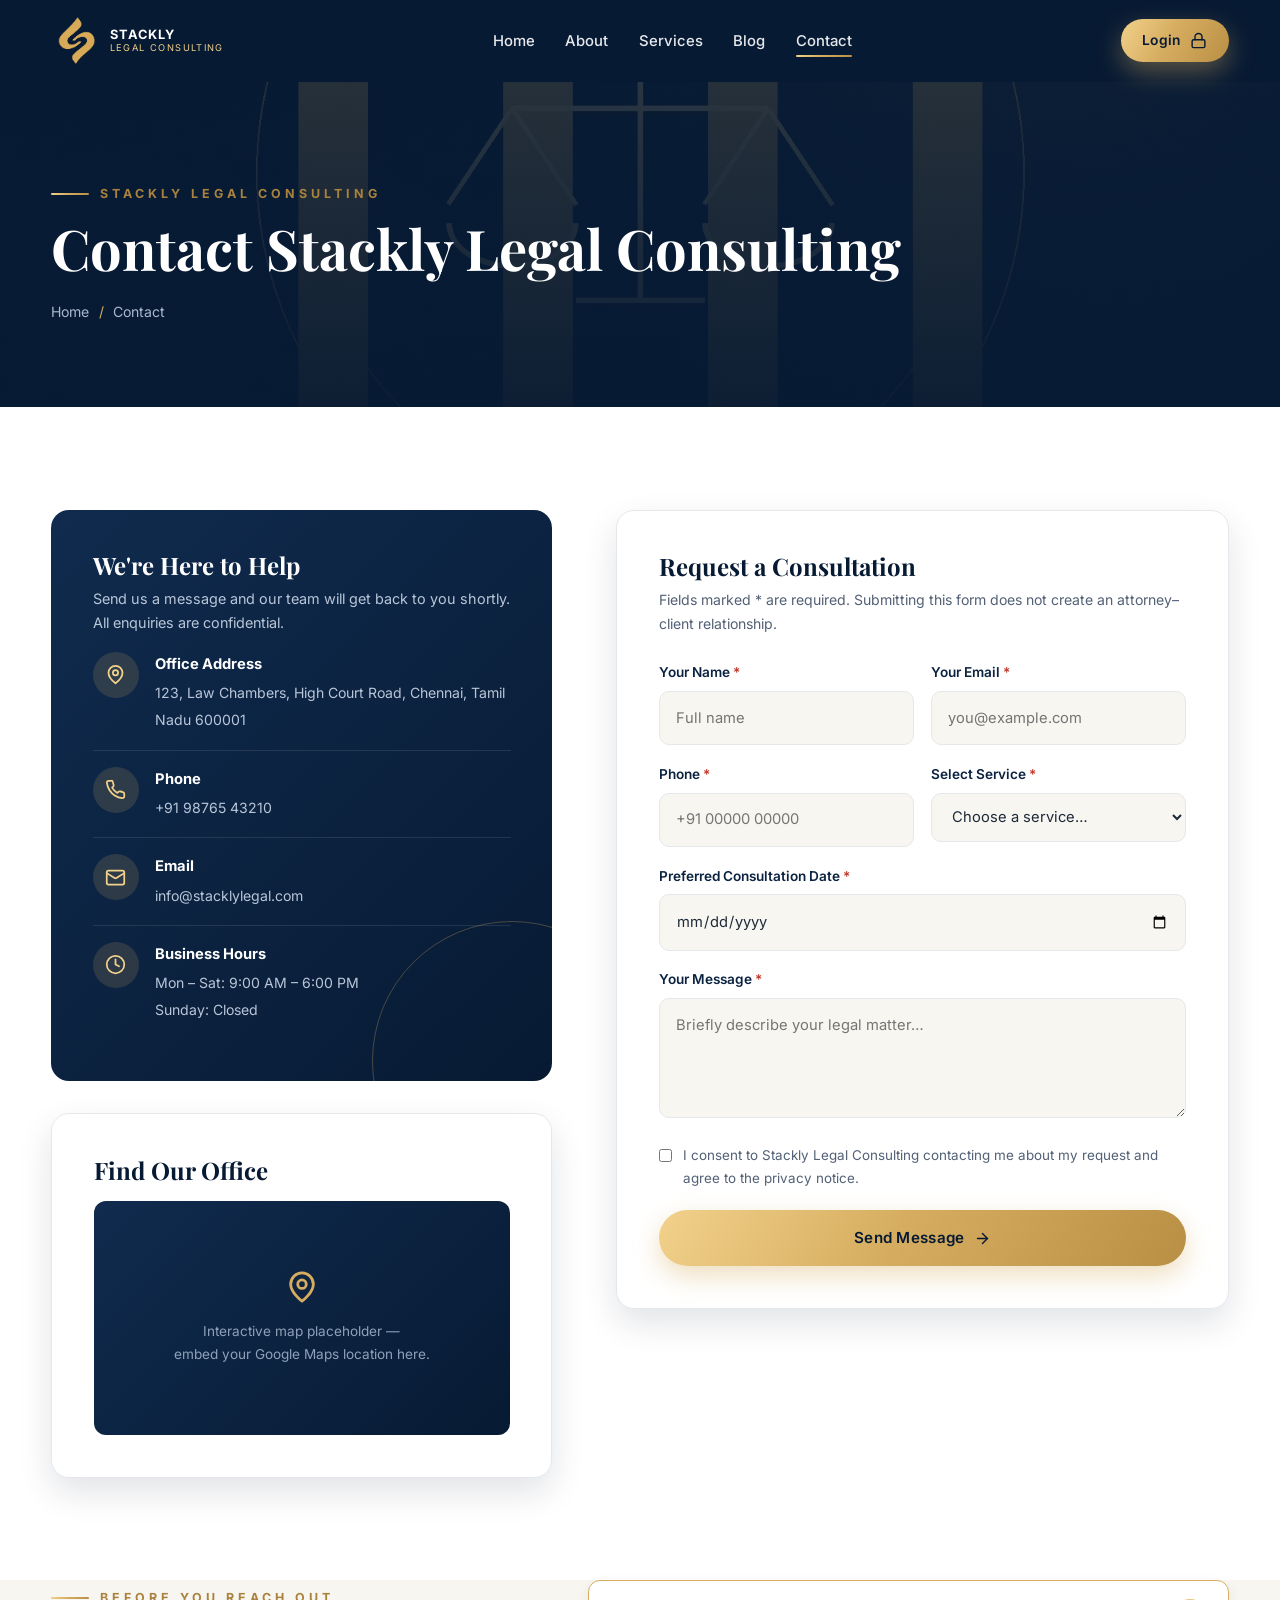
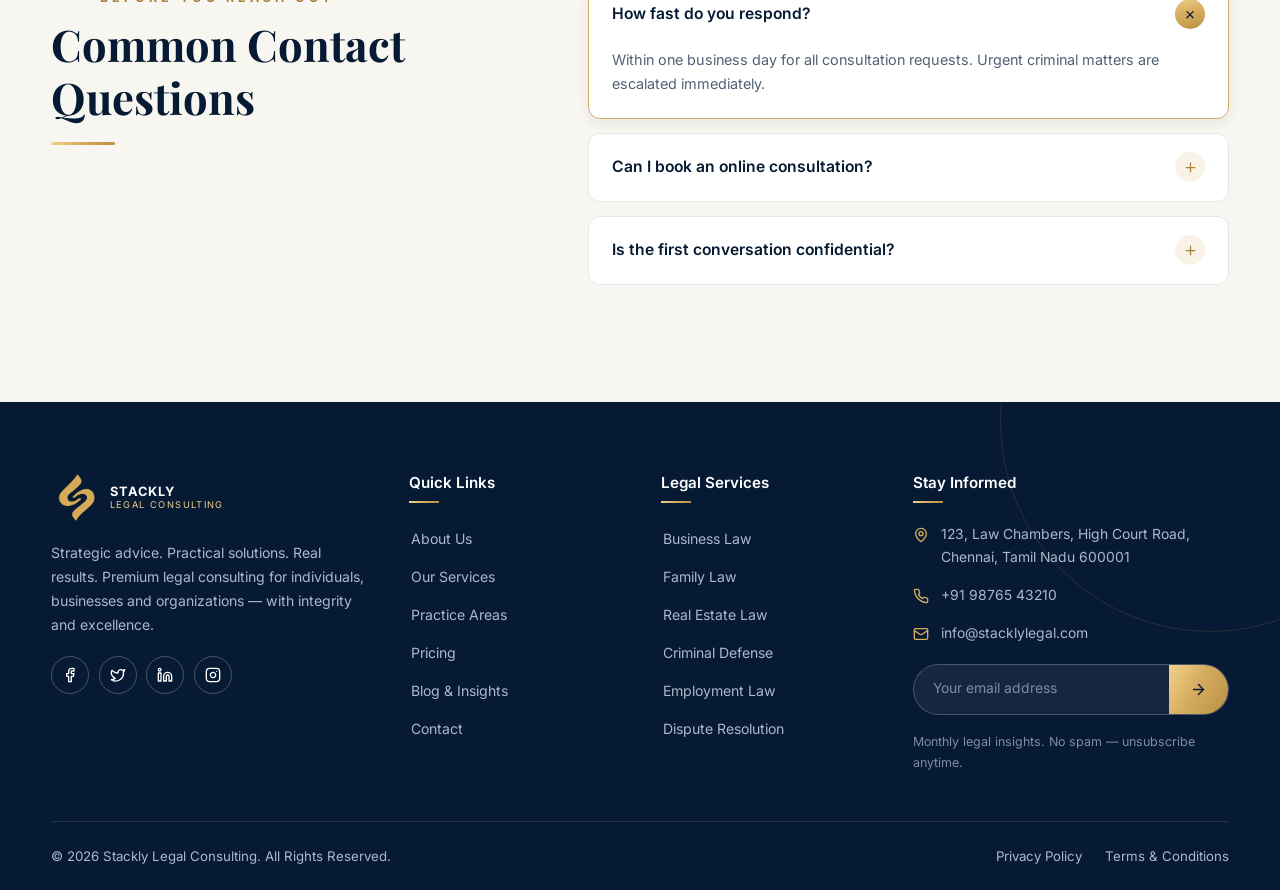
<file: contact.html>
<!DOCTYPE html>
<html lang="en">
<head>
<meta charset="UTF-8">
<meta name="viewport" content="width=device-width, initial-scale=1.0">
<title>Contact Us | Stackly Legal Consulting</title>
<meta name="description" content="Get in touch with Stackly Legal Consulting — consultation request form, office address, phone, email and business hours.">
<meta property="og:title" content="Contact Us | Stackly Legal Consulting">
<meta property="og:description" content="Get in touch with Stackly Legal Consulting — consultation request form, office address, phone, email and business hours.">
<meta property="og:type" content="website">
<link rel="icon" type="image/svg+xml" href="assets/svg/logo-icon.svg">
<link rel="preconnect" href="https://fonts.googleapis.com"><link rel="preconnect" href="https://fonts.gstatic.com" crossorigin><link href="https://fonts.googleapis.com/css2?family=Playfair+Display:wght@500;600;700;800&family=Inter:wght@400;500;600;700&display=swap" rel="stylesheet">
<link rel="stylesheet" href="https://unpkg.com/aos@2.3.1/dist/aos.css">
<link rel="stylesheet" href="assets/css/style.css">
<link rel="stylesheet" href="assets/css/responsive.css">
<link rel="stylesheet" href="assets/css/animations.css">

</head><body>
<svg xmlns="http://www.w3.org/2000/svg" style="display:none" aria-hidden="true">
  <symbol id="icon-scale" viewBox="0 0 24 24"><path d="m16 16 3-8 3 8c-.87.65-1.92 1-3 1s-2.13-.35-3-1Z"/><path d="m2 16 3-8 3 8c-.87.65-1.92 1-3 1s-2.13-.35-3-1Z"/><path d="M7 21h10"/><path d="M12 3v18"/><path d="M3 7h2c2 0 5-1 7-2 2 1 5 2 7 2h2"/></symbol>
  <symbol id="icon-landmark" viewBox="0 0 24 24"><line x1="3" x2="21" y1="22" y2="22"/><line x1="6" x2="6" y1="18" y2="11"/><line x1="10" x2="10" y1="18" y2="11"/><line x1="14" x2="14" y1="18" y2="11"/><line x1="18" x2="18" y1="18" y2="11"/><polygon points="12 2 20 7 4 7"/></symbol>
  <symbol id="icon-gavel" viewBox="0 0 24 24"><path d="m14 13-8.5 8.5a2.12 2.12 0 1 1-3-3L11 10"/><path d="m16 16 6-6"/><path d="m8 8 6-6"/><path d="m9 7 8 8"/><path d="m21 11-8-8"/></symbol>
  <symbol id="icon-shield" viewBox="0 0 24 24"><path d="M20 13c0 5-3.5 7.5-7.66 8.95a1 1 0 0 1-.67-.01C7.5 20.5 4 18 4 13V6a1 1 0 0 1 1-1c2 0 4.5-1.2 6.24-2.72a1.17 1.17 0 0 1 1.52 0C14.51 3.81 17 5 19 5a1 1 0 0 1 1 1z"/><path d="m9 12 2 2 4-4"/></symbol>
  <symbol id="icon-users" viewBox="0 0 24 24"><path d="M16 21v-2a4 4 0 0 0-4-4H6a4 4 0 0 0-4 4v2"/><circle cx="9" cy="7" r="4"/><path d="M22 21v-2a4 4 0 0 0-3-3.87"/><path d="M16 3.13a4 4 0 0 1 0 7.75"/></symbol>
  <symbol id="icon-briefcase" viewBox="0 0 24 24"><path d="M16 20V4a2 2 0 0 0-2-2h-4a2 2 0 0 0-2 2v16"/><rect width="20" height="14" x="2" y="6" rx="2"/></symbol>
  <symbol id="icon-home" viewBox="0 0 24 24"><path d="m3 9 9-7 9 7v11a2 2 0 0 1-2 2H5a2 2 0 0 1-2-2z"/><polyline points="9 22 9 12 15 12 15 22"/></symbol>
  <symbol id="icon-file" viewBox="0 0 24 24"><path d="M15 2H6a2 2 0 0 0-2 2v16a2 2 0 0 0 2 2h12a2 2 0 0 0 2-2V7z"/><path d="M14 2v4a2 2 0 0 0 2 2h4"/><path d="M10 9H8"/><path d="M16 13H8"/><path d="M16 17H8"/></symbol>
  <symbol id="icon-bulb" viewBox="0 0 24 24"><path d="M15 14c.2-1 .7-1.7 1.5-2.5 1-.9 1.5-2.2 1.5-3.5A6 6 0 0 0 6 8c0 1 .2 2.2 1.5 3.5.7.7 1.3 1.5 1.5 2.5"/><path d="M9 18h6"/><path d="M10 22h4"/></symbol>
  <symbol id="icon-trend" viewBox="0 0 24 24"><polyline points="22 7 13.5 15.5 8.5 10.5 2 17"/><polyline points="16 7 22 7 22 13"/></symbol>
  <symbol id="icon-phone" viewBox="0 0 24 24"><path d="M22 16.92v3a2 2 0 0 1-2.18 2 19.79 19.79 0 0 1-8.63-3.07 19.5 19.5 0 0 1-6-6 19.79 19.79 0 0 1-3.07-8.67A2 2 0 0 1 4.11 2h3a2 2 0 0 1 2 1.72c.13.96.36 1.9.7 2.81a2 2 0 0 1-.45 2.11L8.09 9.91a16 16 0 0 0 6 6l1.27-1.27a2 2 0 0 1 2.11-.45c.91.34 1.85.57 2.81.7A2 2 0 0 1 22 16.92z"/></symbol>
  <symbol id="icon-mail" viewBox="0 0 24 24"><rect width="20" height="16" x="2" y="4" rx="2"/><path d="m22 7-8.97 5.7a1.94 1.94 0 0 1-2.06 0L2 7"/></symbol>
  <symbol id="icon-pin" viewBox="0 0 24 24"><path d="M20 10c0 6-8 12-8 12s-8-6-8-12a8 8 0 0 1 16 0Z"/><circle cx="12" cy="10" r="3"/></symbol>
  <symbol id="icon-clock" viewBox="0 0 24 24"><circle cx="12" cy="12" r="10"/><polyline points="12 6 12 12 16 14"/></symbol>
  <symbol id="icon-star" viewBox="0 0 24 24"><polygon points="12 2 15.09 8.26 22 9.27 17 14.14 18.18 21.02 12 17.77 5.82 21.02 7 14.14 2 9.27 8.91 8.26 12 2"/></symbol>
  <symbol id="icon-check" viewBox="0 0 24 24"><polyline points="20 6 9 17 4 12"/></symbol>
  <symbol id="icon-arrow" viewBox="0 0 24 24"><path d="M5 12h14"/><path d="m12 5 7 7-7 7"/></symbol>
  <symbol id="icon-quote" viewBox="0 0 24 24"><path d="M3 21c3 0 7-1 7-8V5c0-1.25-.756-2.017-2-2H4c-1.25 0-2 .75-2 1.972V11c0 1.25.75 2 2 2 1 0 1 0 1 1v1c0 1-1 2-2 2s-1 .008-1 1.031V20c0 1 0 1 1 1z"/><path d="M15 21c3 0 7-1 7-8V5c0-1.25-.757-2.017-2-2h-4c-1.25 0-2 .75-2 1.972V11c0 1.25.75 2 2 2h.75c0 2.25.25 4-2.75 4v3c0 1 0 1 1 1z"/></symbol>
  <symbol id="icon-linkedin" viewBox="0 0 24 24"><path d="M16 8a6 6 0 0 1 6 6v7h-4v-7a2 2 0 0 0-2-2 2 2 0 0 0-2 2v7h-4v-7a6 6 0 0 1 6-6z"/><rect width="4" height="12" x="2" y="9"/><circle cx="4" cy="4" r="2"/></symbol>
  <symbol id="icon-twitter" viewBox="0 0 24 24"><path d="M22 4s-.7 2.1-2 3.4c1.6 10-9.4 17.3-18 11.6 2.2.1 4.4-.6 6-2C3 15.5.5 9.6 3 5c2.2 2.6 5.6 4.1 9 4-.9-4.2 4-6.6 7-3.8 1.1 0 3-1.2 3-1.2z"/></symbol>
  <symbol id="icon-facebook" viewBox="0 0 24 24"><path d="M18 2h-3a5 5 0 0 0-5 5v3H7v4h3v8h4v-8h3l1-4h-4V7a1 1 0 0 1 1-1h3z"/></symbol>
  <symbol id="icon-instagram" viewBox="0 0 24 24"><rect width="20" height="20" x="2" y="2" rx="5"/><path d="M16 11.37A4 4 0 1 1 12.63 8 4 4 0 0 1 16 11.37z"/><line x1="17.5" x2="17.51" y1="6.5" y2="6.5"/></symbol>
  <symbol id="icon-menu" viewBox="0 0 24 24"><line x1="4" x2="20" y1="6" y2="6"/><line x1="4" x2="20" y1="12" y2="12"/><line x1="4" x2="20" y1="18" y2="18"/></symbol>
  <symbol id="icon-close" viewBox="0 0 24 24"><path d="M18 6 6 18"/><path d="m6 6 12 12"/></symbol>
  <symbol id="icon-search" viewBox="0 0 24 24"><circle cx="11" cy="11" r="8"/><path d="m21 21-4.3-4.3"/></symbol>
  <symbol id="icon-chevron" viewBox="0 0 24 24"><path d="m6 9 6 6 6-6"/></symbol>
  <symbol id="icon-calendar" viewBox="0 0 24 24"><path d="M8 2v4"/><path d="M16 2v4"/><rect width="18" height="18" x="3" y="4" rx="2"/><path d="M3 10h18"/></symbol>
  <symbol id="icon-lock" viewBox="0 0 24 24"><rect width="18" height="11" x="3" y="11" rx="2"/><path d="M7 11V7a5 5 0 0 1 10 0v4"/></symbol>
  <symbol id="icon-eye" viewBox="0 0 24 24"><path d="M2.062 12.348a1 1 0 0 1 0-.696 10.75 10.75 0 0 1 19.876 0 1 1 0 0 1 0 .696 10.75 10.75 0 0 1-19.876 0"/><circle cx="12" cy="12" r="3"/></symbol>
  <symbol id="icon-eyeoff" viewBox="0 0 24 24"><path d="M10.733 5.076a10.744 10.744 0 0 1 11.205 6.575 1 1 0 0 1 0 .696 10.747 10.747 0 0 1-1.444 2.49"/><path d="M14.084 14.158a3 3 0 0 1-4.242-4.242"/><path d="M17.479 17.499a10.75 10.75 0 0 1-15.417-5.151 1 1 0 0 1 0-.696 10.75 10.75 0 0 1 4.446-5.143"/><path d="m2 2 20 20"/></symbol>
  <symbol id="icon-filter" viewBox="0 0 24 24"><polygon points="22 3 2 3 10 12.46 10 19 14 21 14 12.46 22 3"/></symbol>
  <symbol id="icon-bell" viewBox="0 0 24 24"><path d="M10.268 21a2 2 0 0 0 3.464 0"/><path d="M3.262 15.326A1 1 0 0 0 4 17h16a1 1 0 0 0 .74-1.673C19.41 13.956 18 12.499 18 8A6 6 0 0 0 6 8c0 4.499-1.411 5.956-2.738 7.326"/></symbol>
  <symbol id="icon-logout" viewBox="0 0 24 24"><path d="M9 21H5a2 2 0 0 1-2-2V5a2 2 0 0 1 2-2h4"/><polyline points="16 17 21 12 16 7"/><line x1="21" x2="9" y1="12" y2="12"/></symbol>
  <symbol id="icon-edit" viewBox="0 0 24 24"><path d="M17 3a2.85 2.83 0 1 1 4 4L7.5 20.5 2 22l1.5-5.5Z"/></symbol>
  <symbol id="icon-trash" viewBox="0 0 24 24"><path d="M3 6h18"/><path d="M19 6v14a2 2 0 0 1-2 2H7a2 2 0 0 1-2-2V6"/><path d="M8 6V4a2 2 0 0 1 2-2h4a2 2 0 0 1 2 2v2"/></symbol>
  <symbol id="icon-plus" viewBox="0 0 24 24"><path d="M5 12h14"/><path d="M12 5v14"/></symbol>
  <symbol id="icon-download" viewBox="0 0 24 24"><path d="M21 15v4a2 2 0 0 1-2 2H5a2 2 0 0 1-2-2v-4"/><polyline points="7 10 12 15 17 10"/><line x1="12" x2="12" y1="15" y2="3"/></symbol>
  <symbol id="icon-message" viewBox="0 0 24 24"><path d="M21 15a2 2 0 0 1-2 2H7l-4 4V5a2 2 0 0 1 2-2h14a2 2 0 0 1 2 2z"/></symbol>
  <symbol id="icon-settings" viewBox="0 0 24 24"><path d="M12.22 2h-.44a2 2 0 0 0-2 2v.18a2 2 0 0 1-1 1.73l-.43.25a2 2 0 0 1-2 0l-.15-.08a2 2 0 0 0-2.73.73l-.22.38a2 2 0 0 0 .73 2.73l.15.1a2 2 0 0 1 1 1.72v.51a2 2 0 0 1-1 1.74l-.15.09a2 2 0 0 0-.73 2.73l.22.38a2 2 0 0 0 2.73.73l.15-.08a2 2 0 0 1 2 0l.43.25a2 2 0 0 1 1 1.73V20a2 2 0 0 0 2 2h.44a2 2 0 0 0 2-2v-.18a2 2 0 0 1 1-1.73l.43-.25a2 2 0 0 1 2 0l.15.08a2 2 0 0 0 2.73-.73l.22-.39a2 2 0 0 0-.73-2.73l-.15-.08a2 2 0 0 1-1-1.74v-.5a2 2 0 0 1 1-1.74l.15-.09a2 2 0 0 0 .73-2.73l-.22-.38a2 2 0 0 0-2.73-.73l-.15.08a2 2 0 0 1-2 0l-.43-.25a2 2 0 0 1-1-1.73V4a2 2 0 0 0-2-2z"/><circle cx="12" cy="12" r="3"/></symbol>
  <symbol id="icon-grid" viewBox="0 0 24 24"><rect width="7" height="9" x="3" y="3" rx="1"/><rect width="7" height="5" x="14" y="3" rx="1"/><rect width="7" height="9" x="14" y="12" rx="1"/><rect width="7" height="5" x="3" y="16" rx="1"/></symbol>
  <symbol id="icon-folder" viewBox="0 0 24 24"><path d="M20 20a2 2 0 0 0 2-2V8a2 2 0 0 0-2-2h-7.9a2 2 0 0 1-1.69-.9L9.6 3.9A2 2 0 0 0 7.93 3H4a2 2 0 0 0-2 2v13a2 2 0 0 0 2 2Z"/></symbol>
  <symbol id="icon-card" viewBox="0 0 24 24"><rect width="20" height="14" x="2" y="5" rx="2"/><line x1="2" x2="22" y1="10" y2="10"/></symbol>
  <symbol id="icon-globe" viewBox="0 0 24 24"><circle cx="12" cy="12" r="10"/><path d="M12 2a14.5 14.5 0 0 0 0 20 14.5 14.5 0 0 0 0-20"/><path d="M2 12h20"/></symbol>
  <symbol id="icon-target" viewBox="0 0 24 24"><circle cx="12" cy="12" r="10"/><circle cx="12" cy="12" r="6"/><circle cx="12" cy="12" r="2"/></symbol>
  <symbol id="icon-heart" viewBox="0 0 24 24"><path d="M19 14c1.49-1.46 3-3.21 3-5.5A5.5 5.5 0 0 0 16.5 3c-1.76 0-3 .5-4.5 2-1.5-1.5-2.74-2-4.5-2A5.5 5.5 0 0 0 2 8.5c0 2.3 1.5 4.05 3 5.5l7 7Z"/></symbol>
  <symbol id="icon-award" viewBox="0 0 24 24"><circle cx="12" cy="8" r="6"/><path d="M15.477 12.89 17 22l-5-3-5 3 1.523-9.11"/></symbol>
</svg>
<div class="preloader" id="preloader" aria-hidden="true">
  <div class="preloader-logo"><span class="preloader-ring"></span><img src="assets/svg/logo-icon.svg" alt=""></div>
  <div class="preloader-text">Stackly Legal</div>
  <div class="preloader-bar"><i></i></div>
</div>
<header class="header header-solid" id="siteHeader">
  <div class="container">
    <a class="header-logo" href="index.html" aria-label="Stackly Legal Consulting home"><img src="assets/img/logo.webp" alt="" width="48"><span class="brand-wordmark"><strong>STACKLY</strong><small>LEGAL CONSULTING</small></span></a>
    <nav aria-label="Primary"><ul class="nav-desktop"><li><a class="nav-link" data-nav href="index.html">Home</a></li><li><a class="nav-link" data-nav href="about.html">About</a></li><li><a class="nav-link" data-nav href="services.html">Services</a></li><li><a class="nav-link" data-nav href="blog.html">Blog</a></li><li><a class="nav-link" data-nav href="contact.html">Contact</a></li></ul></nav>
    <div class="header-actions">
      <a class="btn btn-gold btn-sm header-login" href="login.html">Login<svg class="icon"><use href="#icon-lock"></use></svg></a>
      <button class="hamburger" id="hamburger" aria-label="Open menu" aria-expanded="false"><svg class="icon"><use href="#icon-menu"></use></svg></button>
    </div>
  </div>
</header>
<div class="mobile-nav" id="mobileNav" aria-label="Mobile navigation">
  <div class="mobile-nav-top">
    <a class="header-logo" href="index.html"><img src="assets/img/logo.webp" alt="" width="48"><span class="brand-wordmark"><strong>STACKLY</strong><small>LEGAL CONSULTING</small></span></a>
    <button class="mobile-close" id="mobileClose" aria-label="Close menu"><svg class="icon"><use href="#icon-close"></use></svg></button>
  </div>
  <nav class="mobile-links"><a href="index.html">Home<svg class="icon"><use href="#icon-arrow"></use></svg></a><a href="about.html">About<svg class="icon"><use href="#icon-arrow"></use></svg></a><a href="services.html">Services<svg class="icon"><use href="#icon-arrow"></use></svg></a><a href="blog.html">Blog<svg class="icon"><use href="#icon-arrow"></use></svg></a><a href="contact.html">Contact<svg class="icon"><use href="#icon-arrow"></use></svg></a><a href="login.html">Login<svg class="icon"><use href="#icon-arrow"></use></svg></a></nav>
</div>

<main>
<section class="page-hero">
  <div class="page-hero-bg"><img src="assets/img/hero/hero-main.webp" alt="" aria-hidden="true"></div>
  <div class="container">
    <span class="eyebrow">Stackly Legal Consulting</span>
    <h1 class="mt-1">Contact Stackly Legal Consulting</h1>
    <nav class="breadcrumb" aria-label="Breadcrumb"><a href="index.html">Home</a><span class="sep">/</span><span>Contact</span></nav>
  </div>
</section>
  <section class="section">
    <div class="container contact-grid">
      <div>
        <div class="contact-info-card reveal" data-aos="fade-right">
          <h3 style="color:var(--white)">We're Here to Help</h3>
          <p style="color:#B9C6D8;font-size:.9rem;margin-top:.4rem">Send us a message and our team will get back to you shortly. All enquiries are confidential.</p>
          <div class="ci-row"><span class="trust-ico"><svg class="icon"><use href="#icon-pin"></use></svg></span><div><b>Office Address</b><span>123, Law Chambers, High Court Road, Chennai, Tamil Nadu 600001</span></div></div>
          <div class="ci-row"><span class="trust-ico"><svg class="icon"><use href="#icon-phone"></use></svg></span><div><b>Phone</b><a href="tel:+919876543210">+91 98765 43210</a></div></div>
          <div class="ci-row"><span class="trust-ico"><svg class="icon"><use href="#icon-mail"></use></svg></span><div><b>Email</b><a href="mailto:info@stacklylegal.com">info@stacklylegal.com</a></div></div>
          <div class="ci-row"><span class="trust-ico"><svg class="icon"><use href="#icon-clock"></use></svg></span><div><b>Business Hours</b><span>Mon – Sat: 9:00 AM – 6:00 PM<br>Sunday: Closed</span></div></div>
        </div>
        <div class="form-card reveal reveal-d1 mt-3" data-aos="fade-up">
          <h3 style="margin-bottom:1rem">Find Our Office</h3>
          <div style="aspect-ratio:16/9;border-radius:12px;background:var(--grad-navy);display:flex;align-items:center;justify-content:center;color:#8FA1B8;font-size:.85rem;text-align:center;padding:1rem">
            <span><svg class="icon" style="width:34px;height:34px;color:var(--gold);margin:0 auto .6rem"><use href="#icon-pin"></use></svg><br>Interactive map placeholder —<br>embed your Google Maps location here.</span>
          </div>
        </div>
      </div>
      <div class="form-card reveal reveal-d2" data-aos="fade-left">
        <h3 style="margin-bottom:.4rem">Request a Consultation</h3>
        <p style="font-size:.88rem;margin-bottom:1.6rem">Fields marked * are required. Submitting this form does not create an attorney–client relationship.</p>
        <form id="consultationForm" novalidate>
          <div class="form-row">
            <div class="field"><label for="cf-name">Your Name <span class="req">*</span></label><input id="cf-name" type="text" autocomplete="name" placeholder="Full name"><span class="err-msg"></span></div>
            <div class="field"><label for="cf-email">Your Email <span class="req">*</span></label><input id="cf-email" type="email" autocomplete="email" placeholder="you@example.com"><span class="err-msg"></span></div>
          </div>
          <div class="form-row">
            <div class="field"><label for="cf-phone">Phone <span class="req">*</span></label><input id="cf-phone" type="tel" autocomplete="tel" placeholder="+91 00000 00000"><span class="err-msg"></span></div>
            <div class="field"><label for="cf-service">Select Service <span class="req">*</span></label><select id="cf-service"><option value="">Choose a service…</option><option>Corporate &amp; Business Law</option><option>Family Law</option><option>Real Estate Law</option><option>Criminal Defense</option><option>Employment Law</option><option>Contract Drafting &amp; Review</option><option>Intellectual Property</option><option>Litigation &amp; Dispute Resolution</option></select><span class="err-msg"></span></div>
          </div>
          <div class="field"><label for="cf-date">Preferred Consultation Date <span class="req">*</span></label><input id="cf-date" type="date"><span class="err-msg"></span></div>
          <div class="field"><label for="cf-message">Your Message <span class="req">*</span></label><textarea id="cf-message" placeholder="Briefly describe your legal matter…"></textarea><span class="err-msg"></span></div>
          <label class="consent"><input type="checkbox" id="cf-consent"><span>I consent to Stackly Legal Consulting contacting me about my request and agree to the privacy notice.</span></label>
          <button class="btn btn-gold" type="submit" style="width:100%">Send Message <svg class="icon"><use href="#icon-arrow"></use></svg></button>
          <div class="form-status" id="formStatus" role="status" aria-live="polite"></div>
        </form>
      </div>
    </div>
  </section>
  <section class="section section-ivory" style="padding-top:0">
    <div class="container faq-wrap">
      <div class="reveal" data-aos="fade-right"><span class="eyebrow">Before You Reach Out</span><h2 class="mt-1">Common Contact Questions</h2><div class="divider-gold"></div></div>
      <div class="reveal reveal-d1" data-aos="fade-left">
        <div class="faq-item"><button class="faq-q" type="button">How fast do you respond?<span class="fq-ico"><svg class="icon"><use href="#icon-plus"></use></svg></span></button><div class="faq-a"><p>Within one business day for all consultation requests. Urgent criminal matters are escalated immediately.</p></div></div>
        <div class="faq-item"><button class="faq-q" type="button">Can I book an online consultation?<span class="fq-ico"><svg class="icon"><use href="#icon-plus"></use></svg></span></button><div class="faq-a"><p>Yes — video consultations are available for most practice areas. Mention your preference in the form.</p></div></div>
        <div class="faq-item"><button class="faq-q" type="button">Is the first conversation confidential?<span class="fq-ico"><svg class="icon"><use href="#icon-plus"></use></svg></span></button><div class="faq-a"><p>Absolutely. Everything you share is protected, whether or not you engage us afterwards.</p></div></div>
      </div>
    </div>
  </section>
</main>
<footer class="footer">
  <div class="container">
    <div class="footer-top">
      <div class="footer-brand">
        <div class="brand-lockup"><img src="assets/img/logo.webp" alt="" width="48"><span class="brand-wordmark"><strong>STACKLY</strong><small>LEGAL CONSULTING</small></span></div>
        <p>Strategic advice. Practical solutions. Real results. Premium legal consulting for individuals, businesses and organizations — with integrity and excellence.</p>
        <div class="social-row mt-2">
          <a href="#" aria-label="Facebook"><svg class="icon"><use href="#icon-facebook"></use></svg></a>
          <a href="#" aria-label="Twitter"><svg class="icon"><use href="#icon-twitter"></use></svg></a>
          <a href="#" aria-label="LinkedIn"><svg class="icon"><use href="#icon-linkedin"></use></svg></a>
          <a href="#" aria-label="Instagram"><svg class="icon"><use href="#icon-instagram"></use></svg></a>
        </div>
      </div>
      <div>
        <h5>Quick Links</h5>
        <ul class="footer-links">
          <li><a href="about.html">About Us</a></li>
          <li><a href="services.html">Our Services</a></li>
          <li><a href="practice-areas.html">Practice Areas</a></li>
          <li><a href="pricing.html">Pricing</a></li>
          <li><a href="blog.html">Blog &amp; Insights</a></li>
          <li><a href="contact.html">Contact</a></li>
        </ul>
      </div>
      <div>
        <h5>Legal Services</h5>
        <ul class="footer-links">
          <li><a href="practice-areas.html#business">Business Law</a></li>
          <li><a href="practice-areas.html#family">Family Law</a></li>
          <li><a href="practice-areas.html#real-estate">Real Estate Law</a></li>
          <li><a href="practice-areas.html#criminal">Criminal Defense</a></li>
          <li><a href="practice-areas.html#employment">Employment Law</a></li>
          <li><a href="practice-areas.html#litigation">Dispute Resolution</a></li>
        </ul>
      </div>
      <div>
        <h5>Stay Informed</h5>
        <ul class="footer-contact">
          <li><svg class="icon"><use href="#icon-pin"></use></svg><span>123, Law Chambers, High Court Road,<br>Chennai, Tamil Nadu 600001</span></li>
          <li><svg class="icon"><use href="#icon-phone"></use></svg><a href="tel:+919876543210">+91 98765 43210</a></li>
          <li><svg class="icon"><use href="#icon-mail"></use></svg><a href="mailto:info@stacklylegal.com">info@stacklylegal.com</a></li>
        </ul>
        <form class="news-form" novalidate>
          <input type="email" placeholder="Your email address" aria-label="Email for newsletter">
          <button type="submit" aria-label="Subscribe"><svg class="icon"><use href="#icon-arrow"></use></svg></button>
        </form>
        <p class="footer-note">Monthly legal insights. No spam — unsubscribe anytime.</p>
      </div>
    </div>
    <div class="footer-bottom">
      <span>© <span data-year>2026</span> Stackly Legal Consulting. All Rights Reserved.</span>
      <div class="legal-links"><a href="#">Privacy Policy</a><a href="#">Terms &amp; Conditions</a></div>
    </div>
  </div>
</footer>
<button class="back-top" id="backTop" aria-label="Back to top"><svg class="icon"><use href="#icon-arrow"></use></svg></button>
<script src="https://cdnjs.cloudflare.com/ajax/libs/gsap/3.12.5/gsap.min.js"></script><script src="https://unpkg.com/aos@2.3.1/dist/aos.js"></script>
<script src="assets/js/preloader.js"></script>
<script src="assets/js/navigation.js"></script>
<script src="assets/js/animations.js"></script>
<script src="assets/js/main.js"></script>
<script src="assets/js/forms.js"></script>

</body>
</html>
</file>
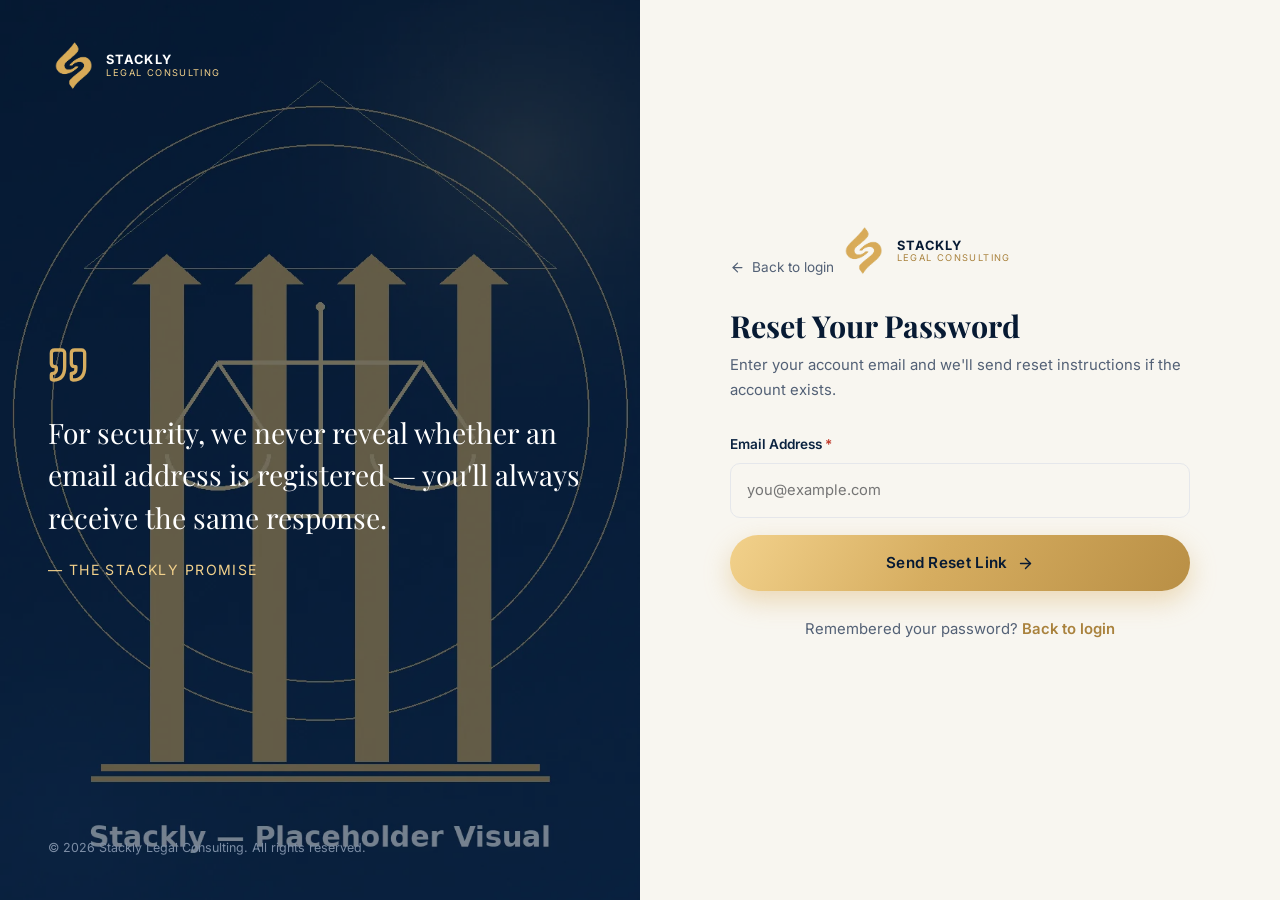
<file: forgot-password.html>
<!DOCTYPE html>
<html lang="en">
<head>
<meta charset="UTF-8">
<meta name="viewport" content="width=device-width, initial-scale=1.0">
<title>Forgot Password | Stackly Legal Consulting</title>
<meta name="description" content="Reset your Stackly Legal Consulting password.">
<meta property="og:title" content="Forgot Password | Stackly Legal Consulting">
<meta property="og:description" content="Reset your Stackly Legal Consulting password.">
<meta property="og:type" content="website">
<link rel="icon" type="image/svg+xml" href="assets/svg/logo-icon.svg">
<link rel="preconnect" href="https://fonts.googleapis.com"><link rel="preconnect" href="https://fonts.gstatic.com" crossorigin><link href="https://fonts.googleapis.com/css2?family=Playfair+Display:wght@500;600;700;800&family=Inter:wght@400;500;600;700&display=swap" rel="stylesheet">
<link rel="stylesheet" href="https://unpkg.com/aos@2.3.1/dist/aos.css">
<link rel="stylesheet" href="assets/css/style.css">
<link rel="stylesheet" href="assets/css/responsive.css">
<link rel="stylesheet" href="assets/css/animations.css">
<link rel="stylesheet" href="assets/css/auth.css">
</head>
<body class="auth-body">
<svg xmlns="http://www.w3.org/2000/svg" style="display:none" aria-hidden="true">
  <symbol id="icon-scale" viewBox="0 0 24 24"><path d="m16 16 3-8 3 8c-.87.65-1.92 1-3 1s-2.13-.35-3-1Z"/><path d="m2 16 3-8 3 8c-.87.65-1.92 1-3 1s-2.13-.35-3-1Z"/><path d="M7 21h10"/><path d="M12 3v18"/><path d="M3 7h2c2 0 5-1 7-2 2 1 5 2 7 2h2"/></symbol>
  <symbol id="icon-landmark" viewBox="0 0 24 24"><line x1="3" x2="21" y1="22" y2="22"/><line x1="6" x2="6" y1="18" y2="11"/><line x1="10" x2="10" y1="18" y2="11"/><line x1="14" x2="14" y1="18" y2="11"/><line x1="18" x2="18" y1="18" y2="11"/><polygon points="12 2 20 7 4 7"/></symbol>
  <symbol id="icon-gavel" viewBox="0 0 24 24"><path d="m14 13-8.5 8.5a2.12 2.12 0 1 1-3-3L11 10"/><path d="m16 16 6-6"/><path d="m8 8 6-6"/><path d="m9 7 8 8"/><path d="m21 11-8-8"/></symbol>
  <symbol id="icon-shield" viewBox="0 0 24 24"><path d="M20 13c0 5-3.5 7.5-7.66 8.95a1 1 0 0 1-.67-.01C7.5 20.5 4 18 4 13V6a1 1 0 0 1 1-1c2 0 4.5-1.2 6.24-2.72a1.17 1.17 0 0 1 1.52 0C14.51 3.81 17 5 19 5a1 1 0 0 1 1 1z"/><path d="m9 12 2 2 4-4"/></symbol>
  <symbol id="icon-users" viewBox="0 0 24 24"><path d="M16 21v-2a4 4 0 0 0-4-4H6a4 4 0 0 0-4 4v2"/><circle cx="9" cy="7" r="4"/><path d="M22 21v-2a4 4 0 0 0-3-3.87"/><path d="M16 3.13a4 4 0 0 1 0 7.75"/></symbol>
  <symbol id="icon-briefcase" viewBox="0 0 24 24"><path d="M16 20V4a2 2 0 0 0-2-2h-4a2 2 0 0 0-2 2v16"/><rect width="20" height="14" x="2" y="6" rx="2"/></symbol>
  <symbol id="icon-home" viewBox="0 0 24 24"><path d="m3 9 9-7 9 7v11a2 2 0 0 1-2 2H5a2 2 0 0 1-2-2z"/><polyline points="9 22 9 12 15 12 15 22"/></symbol>
  <symbol id="icon-file" viewBox="0 0 24 24"><path d="M15 2H6a2 2 0 0 0-2 2v16a2 2 0 0 0 2 2h12a2 2 0 0 0 2-2V7z"/><path d="M14 2v4a2 2 0 0 0 2 2h4"/><path d="M10 9H8"/><path d="M16 13H8"/><path d="M16 17H8"/></symbol>
  <symbol id="icon-bulb" viewBox="0 0 24 24"><path d="M15 14c.2-1 .7-1.7 1.5-2.5 1-.9 1.5-2.2 1.5-3.5A6 6 0 0 0 6 8c0 1 .2 2.2 1.5 3.5.7.7 1.3 1.5 1.5 2.5"/><path d="M9 18h6"/><path d="M10 22h4"/></symbol>
  <symbol id="icon-trend" viewBox="0 0 24 24"><polyline points="22 7 13.5 15.5 8.5 10.5 2 17"/><polyline points="16 7 22 7 22 13"/></symbol>
  <symbol id="icon-phone" viewBox="0 0 24 24"><path d="M22 16.92v3a2 2 0 0 1-2.18 2 19.79 19.79 0 0 1-8.63-3.07 19.5 19.5 0 0 1-6-6 19.79 19.79 0 0 1-3.07-8.67A2 2 0 0 1 4.11 2h3a2 2 0 0 1 2 1.72c.13.96.36 1.9.7 2.81a2 2 0 0 1-.45 2.11L8.09 9.91a16 16 0 0 0 6 6l1.27-1.27a2 2 0 0 1 2.11-.45c.91.34 1.85.57 2.81.7A2 2 0 0 1 22 16.92z"/></symbol>
  <symbol id="icon-mail" viewBox="0 0 24 24"><rect width="20" height="16" x="2" y="4" rx="2"/><path d="m22 7-8.97 5.7a1.94 1.94 0 0 1-2.06 0L2 7"/></symbol>
  <symbol id="icon-pin" viewBox="0 0 24 24"><path d="M20 10c0 6-8 12-8 12s-8-6-8-12a8 8 0 0 1 16 0Z"/><circle cx="12" cy="10" r="3"/></symbol>
  <symbol id="icon-clock" viewBox="0 0 24 24"><circle cx="12" cy="12" r="10"/><polyline points="12 6 12 12 16 14"/></symbol>
  <symbol id="icon-star" viewBox="0 0 24 24"><polygon points="12 2 15.09 8.26 22 9.27 17 14.14 18.18 21.02 12 17.77 5.82 21.02 7 14.14 2 9.27 8.91 8.26 12 2"/></symbol>
  <symbol id="icon-check" viewBox="0 0 24 24"><polyline points="20 6 9 17 4 12"/></symbol>
  <symbol id="icon-arrow" viewBox="0 0 24 24"><path d="M5 12h14"/><path d="m12 5 7 7-7 7"/></symbol>
  <symbol id="icon-quote" viewBox="0 0 24 24"><path d="M3 21c3 0 7-1 7-8V5c0-1.25-.756-2.017-2-2H4c-1.25 0-2 .75-2 1.972V11c0 1.25.75 2 2 2 1 0 1 0 1 1v1c0 1-1 2-2 2s-1 .008-1 1.031V20c0 1 0 1 1 1z"/><path d="M15 21c3 0 7-1 7-8V5c0-1.25-.757-2.017-2-2h-4c-1.25 0-2 .75-2 1.972V11c0 1.25.75 2 2 2h.75c0 2.25.25 4-2.75 4v3c0 1 0 1 1 1z"/></symbol>
  <symbol id="icon-linkedin" viewBox="0 0 24 24"><path d="M16 8a6 6 0 0 1 6 6v7h-4v-7a2 2 0 0 0-2-2 2 2 0 0 0-2 2v7h-4v-7a6 6 0 0 1 6-6z"/><rect width="4" height="12" x="2" y="9"/><circle cx="4" cy="4" r="2"/></symbol>
  <symbol id="icon-twitter" viewBox="0 0 24 24"><path d="M22 4s-.7 2.1-2 3.4c1.6 10-9.4 17.3-18 11.6 2.2.1 4.4-.6 6-2C3 15.5.5 9.6 3 5c2.2 2.6 5.6 4.1 9 4-.9-4.2 4-6.6 7-3.8 1.1 0 3-1.2 3-1.2z"/></symbol>
  <symbol id="icon-facebook" viewBox="0 0 24 24"><path d="M18 2h-3a5 5 0 0 0-5 5v3H7v4h3v8h4v-8h3l1-4h-4V7a1 1 0 0 1 1-1h3z"/></symbol>
  <symbol id="icon-instagram" viewBox="0 0 24 24"><rect width="20" height="20" x="2" y="2" rx="5"/><path d="M16 11.37A4 4 0 1 1 12.63 8 4 4 0 0 1 16 11.37z"/><line x1="17.5" x2="17.51" y1="6.5" y2="6.5"/></symbol>
  <symbol id="icon-menu" viewBox="0 0 24 24"><line x1="4" x2="20" y1="6" y2="6"/><line x1="4" x2="20" y1="12" y2="12"/><line x1="4" x2="20" y1="18" y2="18"/></symbol>
  <symbol id="icon-close" viewBox="0 0 24 24"><path d="M18 6 6 18"/><path d="m6 6 12 12"/></symbol>
  <symbol id="icon-search" viewBox="0 0 24 24"><circle cx="11" cy="11" r="8"/><path d="m21 21-4.3-4.3"/></symbol>
  <symbol id="icon-chevron" viewBox="0 0 24 24"><path d="m6 9 6 6 6-6"/></symbol>
  <symbol id="icon-calendar" viewBox="0 0 24 24"><path d="M8 2v4"/><path d="M16 2v4"/><rect width="18" height="18" x="3" y="4" rx="2"/><path d="M3 10h18"/></symbol>
  <symbol id="icon-lock" viewBox="0 0 24 24"><rect width="18" height="11" x="3" y="11" rx="2"/><path d="M7 11V7a5 5 0 0 1 10 0v4"/></symbol>
  <symbol id="icon-eye" viewBox="0 0 24 24"><path d="M2.062 12.348a1 1 0 0 1 0-.696 10.75 10.75 0 0 1 19.876 0 1 1 0 0 1 0 .696 10.75 10.75 0 0 1-19.876 0"/><circle cx="12" cy="12" r="3"/></symbol>
  <symbol id="icon-eyeoff" viewBox="0 0 24 24"><path d="M10.733 5.076a10.744 10.744 0 0 1 11.205 6.575 1 1 0 0 1 0 .696 10.747 10.747 0 0 1-1.444 2.49"/><path d="M14.084 14.158a3 3 0 0 1-4.242-4.242"/><path d="M17.479 17.499a10.75 10.75 0 0 1-15.417-5.151 1 1 0 0 1 0-.696 10.75 10.75 0 0 1 4.446-5.143"/><path d="m2 2 20 20"/></symbol>
  <symbol id="icon-filter" viewBox="0 0 24 24"><polygon points="22 3 2 3 10 12.46 10 19 14 21 14 12.46 22 3"/></symbol>
  <symbol id="icon-bell" viewBox="0 0 24 24"><path d="M10.268 21a2 2 0 0 0 3.464 0"/><path d="M3.262 15.326A1 1 0 0 0 4 17h16a1 1 0 0 0 .74-1.673C19.41 13.956 18 12.499 18 8A6 6 0 0 0 6 8c0 4.499-1.411 5.956-2.738 7.326"/></symbol>
  <symbol id="icon-logout" viewBox="0 0 24 24"><path d="M9 21H5a2 2 0 0 1-2-2V5a2 2 0 0 1 2-2h4"/><polyline points="16 17 21 12 16 7"/><line x1="21" x2="9" y1="12" y2="12"/></symbol>
  <symbol id="icon-edit" viewBox="0 0 24 24"><path d="M17 3a2.85 2.83 0 1 1 4 4L7.5 20.5 2 22l1.5-5.5Z"/></symbol>
  <symbol id="icon-trash" viewBox="0 0 24 24"><path d="M3 6h18"/><path d="M19 6v14a2 2 0 0 1-2 2H7a2 2 0 0 1-2-2V6"/><path d="M8 6V4a2 2 0 0 1 2-2h4a2 2 0 0 1 2 2v2"/></symbol>
  <symbol id="icon-plus" viewBox="0 0 24 24"><path d="M5 12h14"/><path d="M12 5v14"/></symbol>
  <symbol id="icon-download" viewBox="0 0 24 24"><path d="M21 15v4a2 2 0 0 1-2 2H5a2 2 0 0 1-2-2v-4"/><polyline points="7 10 12 15 17 10"/><line x1="12" x2="12" y1="15" y2="3"/></symbol>
  <symbol id="icon-message" viewBox="0 0 24 24"><path d="M21 15a2 2 0 0 1-2 2H7l-4 4V5a2 2 0 0 1 2-2h14a2 2 0 0 1 2 2z"/></symbol>
  <symbol id="icon-settings" viewBox="0 0 24 24"><path d="M12.22 2h-.44a2 2 0 0 0-2 2v.18a2 2 0 0 1-1 1.73l-.43.25a2 2 0 0 1-2 0l-.15-.08a2 2 0 0 0-2.73.73l-.22.38a2 2 0 0 0 .73 2.73l.15.1a2 2 0 0 1 1 1.72v.51a2 2 0 0 1-1 1.74l-.15.09a2 2 0 0 0-.73 2.73l.22.38a2 2 0 0 0 2.73.73l.15-.08a2 2 0 0 1 2 0l.43.25a2 2 0 0 1 1 1.73V20a2 2 0 0 0 2 2h.44a2 2 0 0 0 2-2v-.18a2 2 0 0 1 1-1.73l.43-.25a2 2 0 0 1 2 0l.15.08a2 2 0 0 0 2.73-.73l.22-.39a2 2 0 0 0-.73-2.73l-.15-.08a2 2 0 0 1-1-1.74v-.5a2 2 0 0 1 1-1.74l.15-.09a2 2 0 0 0 .73-2.73l-.22-.38a2 2 0 0 0-2.73-.73l-.15.08a2 2 0 0 1-2 0l-.43-.25a2 2 0 0 1-1-1.73V4a2 2 0 0 0-2-2z"/><circle cx="12" cy="12" r="3"/></symbol>
  <symbol id="icon-grid" viewBox="0 0 24 24"><rect width="7" height="9" x="3" y="3" rx="1"/><rect width="7" height="5" x="14" y="3" rx="1"/><rect width="7" height="9" x="14" y="12" rx="1"/><rect width="7" height="5" x="3" y="16" rx="1"/></symbol>
  <symbol id="icon-folder" viewBox="0 0 24 24"><path d="M20 20a2 2 0 0 0 2-2V8a2 2 0 0 0-2-2h-7.9a2 2 0 0 1-1.69-.9L9.6 3.9A2 2 0 0 0 7.93 3H4a2 2 0 0 0-2 2v13a2 2 0 0 0 2 2Z"/></symbol>
  <symbol id="icon-card" viewBox="0 0 24 24"><rect width="20" height="14" x="2" y="5" rx="2"/><line x1="2" x2="22" y1="10" y2="10"/></symbol>
  <symbol id="icon-globe" viewBox="0 0 24 24"><circle cx="12" cy="12" r="10"/><path d="M12 2a14.5 14.5 0 0 0 0 20 14.5 14.5 0 0 0 0-20"/><path d="M2 12h20"/></symbol>
  <symbol id="icon-target" viewBox="0 0 24 24"><circle cx="12" cy="12" r="10"/><circle cx="12" cy="12" r="6"/><circle cx="12" cy="12" r="2"/></symbol>
  <symbol id="icon-heart" viewBox="0 0 24 24"><path d="M19 14c1.49-1.46 3-3.21 3-5.5A5.5 5.5 0 0 0 16.5 3c-1.76 0-3 .5-4.5 2-1.5-1.5-2.74-2-4.5-2A5.5 5.5 0 0 0 2 8.5c0 2.3 1.5 4.05 3 5.5l7 7Z"/></symbol>
  <symbol id="icon-award" viewBox="0 0 24 24"><circle cx="12" cy="8" r="6"/><path d="M15.477 12.89 17 22l-5-3-5 3 1.523-9.11"/></symbol>
</svg>
<div class="auth-wrap">
  <aside class="auth-visual">
    <img class="bg" src="assets/img/ui/auth-side.webp" alt="">
    <a class="header-logo" href="index.html"><img src="assets/img/logo.webp" alt="" width="48"><span class="brand-wordmark"><strong>STACKLY</strong><small>LEGAL CONSULTING</small></span></a>
    <div class="auth-quote">
      <svg class="icon"><use href="#icon-quote"></use></svg>
      <blockquote>For security, we never reveal whether an email address is registered — you'll always receive the same response.</blockquote>
      <cite>— THE STACKLY PROMISE</cite>
    </div>
    <p style="font-size:.78rem;color:#7C8DA5">© <span data-year>2026</span> Stackly Legal Consulting. All rights reserved.</p>
  </aside>
  <main class="auth-panel">
    <div class="auth-card">
      
      <a class="auth-back" href="login.html"><svg class="icon"><use href="#icon-arrow"></use></svg>Back to login</a>
      <div class="header-logo"><img src="assets/img/logo.webp" alt="" width="48"><span class="brand-wordmark"><strong>STACKLY</strong><small>LEGAL CONSULTING</small></span></div>
      <h1>Reset Your Password</h1>
      <p>Enter your account email and we'll send reset instructions if the account exists.</p>
      <form id="forgotForm" novalidate>
        <div class="field"><label for="forgot-email">Email Address <span class="req">*</span></label><input id="forgot-email" type="email" autocomplete="email" placeholder="you@example.com"><span class="err-msg"></span></div>
        <button class="btn btn-gold" type="submit" style="width:100%">Send Reset Link <svg class="icon"><use href="#icon-arrow"></use></svg></button>
        <div class="form-status" id="authStatus" role="status" aria-live="polite"></div>
      </form>
      <p class="auth-switch">Remembered your password? <a href="login.html">Back to login</a></p>
      
    </div>
  </main>
</div>
<script src="https://cdnjs.cloudflare.com/ajax/libs/gsap/3.12.5/gsap.min.js"></script><script src="https://unpkg.com/aos@2.3.1/dist/aos.js"></script>
<script src="assets/js/animations.js"></script>
<script src="assets/js/main.js"></script>
<script src="assets/js/auth.js"></script>
</body>
</html>
</file>
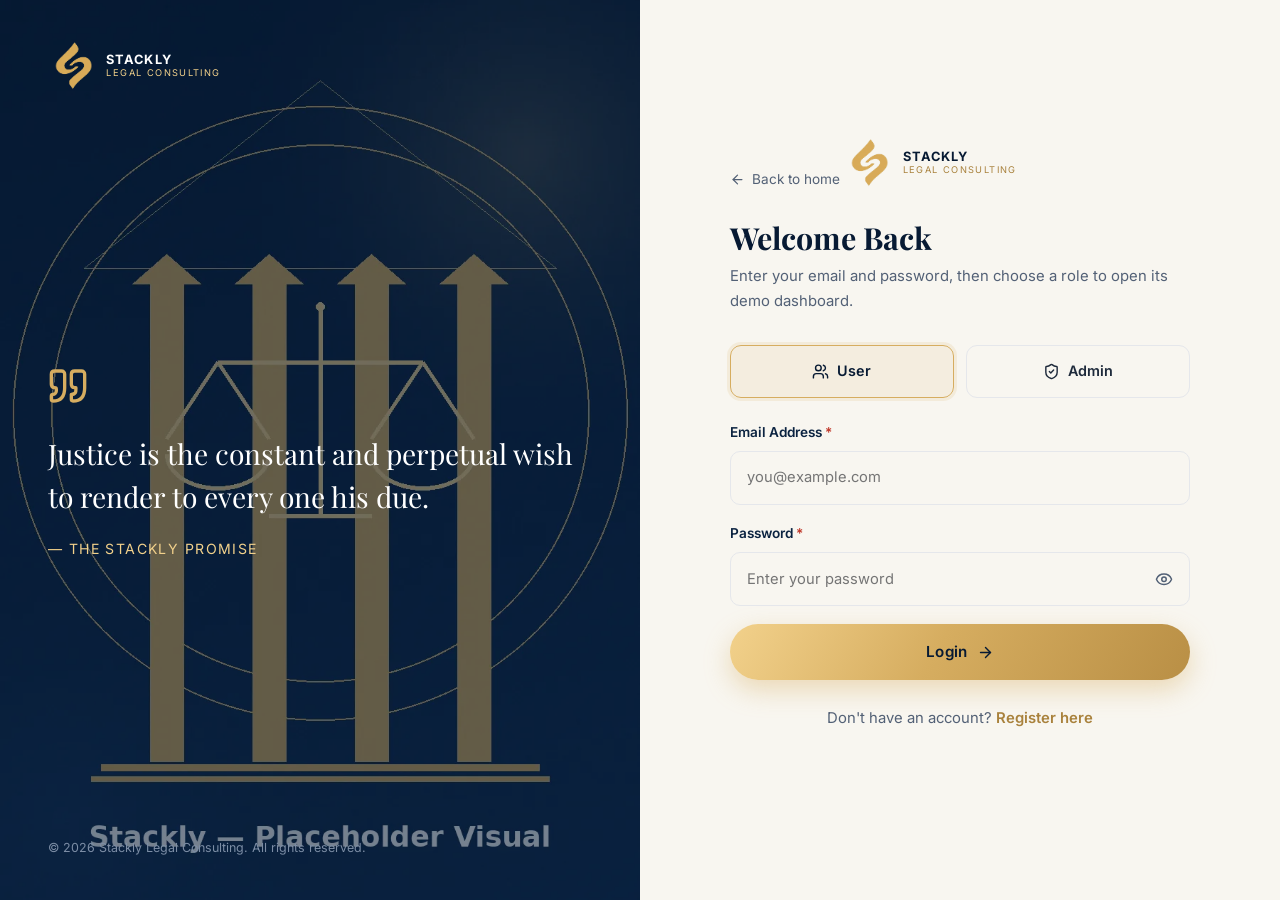
<file: login.html>
<!DOCTYPE html>
<html lang="en">
<head>
<meta charset="UTF-8">
<meta name="viewport" content="width=device-width, initial-scale=1.0">
<title>Login | Stackly Legal Consulting</title>
<meta name="description" content="Sign in to your Stackly Legal Consulting account.">
<meta property="og:title" content="Login | Stackly Legal Consulting">
<meta property="og:description" content="Sign in to your Stackly Legal Consulting account.">
<meta property="og:type" content="website">
<link rel="icon" type="image/svg+xml" href="assets/svg/logo-icon.svg">
<link rel="preconnect" href="https://fonts.googleapis.com"><link rel="preconnect" href="https://fonts.gstatic.com" crossorigin><link href="https://fonts.googleapis.com/css2?family=Playfair+Display:wght@500;600;700;800&family=Inter:wght@400;500;600;700&display=swap" rel="stylesheet">
<link rel="stylesheet" href="https://unpkg.com/aos@2.3.1/dist/aos.css">
<link rel="stylesheet" href="assets/css/style.css">
<link rel="stylesheet" href="assets/css/responsive.css">
<link rel="stylesheet" href="assets/css/animations.css">
<link rel="stylesheet" href="assets/css/auth.css">
</head>
<body class="auth-body">
<svg xmlns="http://www.w3.org/2000/svg" style="display:none" aria-hidden="true">
  <symbol id="icon-scale" viewBox="0 0 24 24"><path d="m16 16 3-8 3 8c-.87.65-1.92 1-3 1s-2.13-.35-3-1Z"/><path d="m2 16 3-8 3 8c-.87.65-1.92 1-3 1s-2.13-.35-3-1Z"/><path d="M7 21h10"/><path d="M12 3v18"/><path d="M3 7h2c2 0 5-1 7-2 2 1 5 2 7 2h2"/></symbol>
  <symbol id="icon-landmark" viewBox="0 0 24 24"><line x1="3" x2="21" y1="22" y2="22"/><line x1="6" x2="6" y1="18" y2="11"/><line x1="10" x2="10" y1="18" y2="11"/><line x1="14" x2="14" y1="18" y2="11"/><line x1="18" x2="18" y1="18" y2="11"/><polygon points="12 2 20 7 4 7"/></symbol>
  <symbol id="icon-gavel" viewBox="0 0 24 24"><path d="m14 13-8.5 8.5a2.12 2.12 0 1 1-3-3L11 10"/><path d="m16 16 6-6"/><path d="m8 8 6-6"/><path d="m9 7 8 8"/><path d="m21 11-8-8"/></symbol>
  <symbol id="icon-shield" viewBox="0 0 24 24"><path d="M20 13c0 5-3.5 7.5-7.66 8.95a1 1 0 0 1-.67-.01C7.5 20.5 4 18 4 13V6a1 1 0 0 1 1-1c2 0 4.5-1.2 6.24-2.72a1.17 1.17 0 0 1 1.52 0C14.51 3.81 17 5 19 5a1 1 0 0 1 1 1z"/><path d="m9 12 2 2 4-4"/></symbol>
  <symbol id="icon-users" viewBox="0 0 24 24"><path d="M16 21v-2a4 4 0 0 0-4-4H6a4 4 0 0 0-4 4v2"/><circle cx="9" cy="7" r="4"/><path d="M22 21v-2a4 4 0 0 0-3-3.87"/><path d="M16 3.13a4 4 0 0 1 0 7.75"/></symbol>
  <symbol id="icon-briefcase" viewBox="0 0 24 24"><path d="M16 20V4a2 2 0 0 0-2-2h-4a2 2 0 0 0-2 2v16"/><rect width="20" height="14" x="2" y="6" rx="2"/></symbol>
  <symbol id="icon-home" viewBox="0 0 24 24"><path d="m3 9 9-7 9 7v11a2 2 0 0 1-2 2H5a2 2 0 0 1-2-2z"/><polyline points="9 22 9 12 15 12 15 22"/></symbol>
  <symbol id="icon-file" viewBox="0 0 24 24"><path d="M15 2H6a2 2 0 0 0-2 2v16a2 2 0 0 0 2 2h12a2 2 0 0 0 2-2V7z"/><path d="M14 2v4a2 2 0 0 0 2 2h4"/><path d="M10 9H8"/><path d="M16 13H8"/><path d="M16 17H8"/></symbol>
  <symbol id="icon-bulb" viewBox="0 0 24 24"><path d="M15 14c.2-1 .7-1.7 1.5-2.5 1-.9 1.5-2.2 1.5-3.5A6 6 0 0 0 6 8c0 1 .2 2.2 1.5 3.5.7.7 1.3 1.5 1.5 2.5"/><path d="M9 18h6"/><path d="M10 22h4"/></symbol>
  <symbol id="icon-trend" viewBox="0 0 24 24"><polyline points="22 7 13.5 15.5 8.5 10.5 2 17"/><polyline points="16 7 22 7 22 13"/></symbol>
  <symbol id="icon-phone" viewBox="0 0 24 24"><path d="M22 16.92v3a2 2 0 0 1-2.18 2 19.79 19.79 0 0 1-8.63-3.07 19.5 19.5 0 0 1-6-6 19.79 19.79 0 0 1-3.07-8.67A2 2 0 0 1 4.11 2h3a2 2 0 0 1 2 1.72c.13.96.36 1.9.7 2.81a2 2 0 0 1-.45 2.11L8.09 9.91a16 16 0 0 0 6 6l1.27-1.27a2 2 0 0 1 2.11-.45c.91.34 1.85.57 2.81.7A2 2 0 0 1 22 16.92z"/></symbol>
  <symbol id="icon-mail" viewBox="0 0 24 24"><rect width="20" height="16" x="2" y="4" rx="2"/><path d="m22 7-8.97 5.7a1.94 1.94 0 0 1-2.06 0L2 7"/></symbol>
  <symbol id="icon-pin" viewBox="0 0 24 24"><path d="M20 10c0 6-8 12-8 12s-8-6-8-12a8 8 0 0 1 16 0Z"/><circle cx="12" cy="10" r="3"/></symbol>
  <symbol id="icon-clock" viewBox="0 0 24 24"><circle cx="12" cy="12" r="10"/><polyline points="12 6 12 12 16 14"/></symbol>
  <symbol id="icon-star" viewBox="0 0 24 24"><polygon points="12 2 15.09 8.26 22 9.27 17 14.14 18.18 21.02 12 17.77 5.82 21.02 7 14.14 2 9.27 8.91 8.26 12 2"/></symbol>
  <symbol id="icon-check" viewBox="0 0 24 24"><polyline points="20 6 9 17 4 12"/></symbol>
  <symbol id="icon-arrow" viewBox="0 0 24 24"><path d="M5 12h14"/><path d="m12 5 7 7-7 7"/></symbol>
  <symbol id="icon-quote" viewBox="0 0 24 24"><path d="M3 21c3 0 7-1 7-8V5c0-1.25-.756-2.017-2-2H4c-1.25 0-2 .75-2 1.972V11c0 1.25.75 2 2 2 1 0 1 0 1 1v1c0 1-1 2-2 2s-1 .008-1 1.031V20c0 1 0 1 1 1z"/><path d="M15 21c3 0 7-1 7-8V5c0-1.25-.757-2.017-2-2h-4c-1.25 0-2 .75-2 1.972V11c0 1.25.75 2 2 2h.75c0 2.25.25 4-2.75 4v3c0 1 0 1 1 1z"/></symbol>
  <symbol id="icon-linkedin" viewBox="0 0 24 24"><path d="M16 8a6 6 0 0 1 6 6v7h-4v-7a2 2 0 0 0-2-2 2 2 0 0 0-2 2v7h-4v-7a6 6 0 0 1 6-6z"/><rect width="4" height="12" x="2" y="9"/><circle cx="4" cy="4" r="2"/></symbol>
  <symbol id="icon-twitter" viewBox="0 0 24 24"><path d="M22 4s-.7 2.1-2 3.4c1.6 10-9.4 17.3-18 11.6 2.2.1 4.4-.6 6-2C3 15.5.5 9.6 3 5c2.2 2.6 5.6 4.1 9 4-.9-4.2 4-6.6 7-3.8 1.1 0 3-1.2 3-1.2z"/></symbol>
  <symbol id="icon-facebook" viewBox="0 0 24 24"><path d="M18 2h-3a5 5 0 0 0-5 5v3H7v4h3v8h4v-8h3l1-4h-4V7a1 1 0 0 1 1-1h3z"/></symbol>
  <symbol id="icon-instagram" viewBox="0 0 24 24"><rect width="20" height="20" x="2" y="2" rx="5"/><path d="M16 11.37A4 4 0 1 1 12.63 8 4 4 0 0 1 16 11.37z"/><line x1="17.5" x2="17.51" y1="6.5" y2="6.5"/></symbol>
  <symbol id="icon-menu" viewBox="0 0 24 24"><line x1="4" x2="20" y1="6" y2="6"/><line x1="4" x2="20" y1="12" y2="12"/><line x1="4" x2="20" y1="18" y2="18"/></symbol>
  <symbol id="icon-close" viewBox="0 0 24 24"><path d="M18 6 6 18"/><path d="m6 6 12 12"/></symbol>
  <symbol id="icon-search" viewBox="0 0 24 24"><circle cx="11" cy="11" r="8"/><path d="m21 21-4.3-4.3"/></symbol>
  <symbol id="icon-chevron" viewBox="0 0 24 24"><path d="m6 9 6 6 6-6"/></symbol>
  <symbol id="icon-calendar" viewBox="0 0 24 24"><path d="M8 2v4"/><path d="M16 2v4"/><rect width="18" height="18" x="3" y="4" rx="2"/><path d="M3 10h18"/></symbol>
  <symbol id="icon-lock" viewBox="0 0 24 24"><rect width="18" height="11" x="3" y="11" rx="2"/><path d="M7 11V7a5 5 0 0 1 10 0v4"/></symbol>
  <symbol id="icon-eye" viewBox="0 0 24 24"><path d="M2.062 12.348a1 1 0 0 1 0-.696 10.75 10.75 0 0 1 19.876 0 1 1 0 0 1 0 .696 10.75 10.75 0 0 1-19.876 0"/><circle cx="12" cy="12" r="3"/></symbol>
  <symbol id="icon-eyeoff" viewBox="0 0 24 24"><path d="M10.733 5.076a10.744 10.744 0 0 1 11.205 6.575 1 1 0 0 1 0 .696 10.747 10.747 0 0 1-1.444 2.49"/><path d="M14.084 14.158a3 3 0 0 1-4.242-4.242"/><path d="M17.479 17.499a10.75 10.75 0 0 1-15.417-5.151 1 1 0 0 1 0-.696 10.75 10.75 0 0 1 4.446-5.143"/><path d="m2 2 20 20"/></symbol>
  <symbol id="icon-filter" viewBox="0 0 24 24"><polygon points="22 3 2 3 10 12.46 10 19 14 21 14 12.46 22 3"/></symbol>
  <symbol id="icon-bell" viewBox="0 0 24 24"><path d="M10.268 21a2 2 0 0 0 3.464 0"/><path d="M3.262 15.326A1 1 0 0 0 4 17h16a1 1 0 0 0 .74-1.673C19.41 13.956 18 12.499 18 8A6 6 0 0 0 6 8c0 4.499-1.411 5.956-2.738 7.326"/></symbol>
  <symbol id="icon-logout" viewBox="0 0 24 24"><path d="M9 21H5a2 2 0 0 1-2-2V5a2 2 0 0 1 2-2h4"/><polyline points="16 17 21 12 16 7"/><line x1="21" x2="9" y1="12" y2="12"/></symbol>
  <symbol id="icon-edit" viewBox="0 0 24 24"><path d="M17 3a2.85 2.83 0 1 1 4 4L7.5 20.5 2 22l1.5-5.5Z"/></symbol>
  <symbol id="icon-trash" viewBox="0 0 24 24"><path d="M3 6h18"/><path d="M19 6v14a2 2 0 0 1-2 2H7a2 2 0 0 1-2-2V6"/><path d="M8 6V4a2 2 0 0 1 2-2h4a2 2 0 0 1 2 2v2"/></symbol>
  <symbol id="icon-plus" viewBox="0 0 24 24"><path d="M5 12h14"/><path d="M12 5v14"/></symbol>
  <symbol id="icon-download" viewBox="0 0 24 24"><path d="M21 15v4a2 2 0 0 1-2 2H5a2 2 0 0 1-2-2v-4"/><polyline points="7 10 12 15 17 10"/><line x1="12" x2="12" y1="15" y2="3"/></symbol>
  <symbol id="icon-message" viewBox="0 0 24 24"><path d="M21 15a2 2 0 0 1-2 2H7l-4 4V5a2 2 0 0 1 2-2h14a2 2 0 0 1 2 2z"/></symbol>
  <symbol id="icon-settings" viewBox="0 0 24 24"><path d="M12.22 2h-.44a2 2 0 0 0-2 2v.18a2 2 0 0 1-1 1.73l-.43.25a2 2 0 0 1-2 0l-.15-.08a2 2 0 0 0-2.73.73l-.22.38a2 2 0 0 0 .73 2.73l.15.1a2 2 0 0 1 1 1.72v.51a2 2 0 0 1-1 1.74l-.15.09a2 2 0 0 0-.73 2.73l.22.38a2 2 0 0 0 2.73.73l.15-.08a2 2 0 0 1 2 0l.43.25a2 2 0 0 1 1 1.73V20a2 2 0 0 0 2 2h.44a2 2 0 0 0 2-2v-.18a2 2 0 0 1 1-1.73l.43-.25a2 2 0 0 1 2 0l.15.08a2 2 0 0 0 2.73-.73l.22-.39a2 2 0 0 0-.73-2.73l-.15-.08a2 2 0 0 1-1-1.74v-.5a2 2 0 0 1 1-1.74l.15-.09a2 2 0 0 0 .73-2.73l-.22-.38a2 2 0 0 0-2.73-.73l-.15.08a2 2 0 0 1-2 0l-.43-.25a2 2 0 0 1-1-1.73V4a2 2 0 0 0-2-2z"/><circle cx="12" cy="12" r="3"/></symbol>
  <symbol id="icon-grid" viewBox="0 0 24 24"><rect width="7" height="9" x="3" y="3" rx="1"/><rect width="7" height="5" x="14" y="3" rx="1"/><rect width="7" height="9" x="14" y="12" rx="1"/><rect width="7" height="5" x="3" y="16" rx="1"/></symbol>
  <symbol id="icon-folder" viewBox="0 0 24 24"><path d="M20 20a2 2 0 0 0 2-2V8a2 2 0 0 0-2-2h-7.9a2 2 0 0 1-1.69-.9L9.6 3.9A2 2 0 0 0 7.93 3H4a2 2 0 0 0-2 2v13a2 2 0 0 0 2 2Z"/></symbol>
  <symbol id="icon-card" viewBox="0 0 24 24"><rect width="20" height="14" x="2" y="5" rx="2"/><line x1="2" x2="22" y1="10" y2="10"/></symbol>
  <symbol id="icon-globe" viewBox="0 0 24 24"><circle cx="12" cy="12" r="10"/><path d="M12 2a14.5 14.5 0 0 0 0 20 14.5 14.5 0 0 0 0-20"/><path d="M2 12h20"/></symbol>
  <symbol id="icon-target" viewBox="0 0 24 24"><circle cx="12" cy="12" r="10"/><circle cx="12" cy="12" r="6"/><circle cx="12" cy="12" r="2"/></symbol>
  <symbol id="icon-heart" viewBox="0 0 24 24"><path d="M19 14c1.49-1.46 3-3.21 3-5.5A5.5 5.5 0 0 0 16.5 3c-1.76 0-3 .5-4.5 2-1.5-1.5-2.74-2-4.5-2A5.5 5.5 0 0 0 2 8.5c0 2.3 1.5 4.05 3 5.5l7 7Z"/></symbol>
  <symbol id="icon-award" viewBox="0 0 24 24"><circle cx="12" cy="8" r="6"/><path d="M15.477 12.89 17 22l-5-3-5 3 1.523-9.11"/></symbol>
</svg>
<div class="auth-wrap">
  <aside class="auth-visual">
    <img class="bg" src="assets/img/ui/auth-side.webp" alt="">
    <a class="header-logo" href="index.html"><img src="assets/img/logo.webp" alt="" width="48"><span class="brand-wordmark"><strong>STACKLY</strong><small>LEGAL CONSULTING</small></span></a>
    <div class="auth-quote">
      <svg class="icon"><use href="#icon-quote"></use></svg>
      <blockquote>Justice is the constant and perpetual wish to render to every one his due.</blockquote>
      <cite>— THE STACKLY PROMISE</cite>
    </div>
    <p style="font-size:.78rem;color:#7C8DA5">© <span data-year>2026</span> Stackly Legal Consulting. All rights reserved.</p>
  </aside>
  <main class="auth-panel">
    <div class="auth-card">
      
      <a class="auth-back" href="index.html"><svg class="icon"><use href="#icon-arrow"></use></svg>Back to home</a>
      <div class="header-logo"><img src="assets/img/logo.webp" alt="" width="48"><span class="brand-wordmark"><strong>STACKLY</strong><small>LEGAL CONSULTING</small></span></div>
      <h1>Welcome Back</h1>
      <p>Enter your email and password, then choose a role to open its demo dashboard.</p>
      <form id="loginForm" novalidate>
        <div class="role-select">
          <label class="role-opt"><input type="radio" name="role" value="user" checked><span><svg class="icon"><use href="#icon-users"></use></svg>User</span></label>
          <label class="role-opt"><input type="radio" name="role" value="admin"><span><svg class="icon"><use href="#icon-shield"></use></svg>Admin</span></label>
        </div>
        <div class="field"><label for="login-id">Email Address <span class="req">*</span></label><input id="login-id" type="email" autocomplete="email" placeholder="you@example.com"><span class="err-msg"></span></div>
        <div class="field"><label for="login-password">Password <span class="req">*</span></label>
          <div class="pw-wrap"><input id="login-password" type="password" autocomplete="current-password" placeholder="Enter your password"><button type="button" class="pw-toggle" data-pw-toggle="login-password" aria-label="Show password"><svg class="icon"><use href="#icon-eye"></use></svg></button></div>
          <span class="err-msg"></span></div>
        <button class="btn btn-gold" type="submit" style="width:100%">Login <svg class="icon"><use href="#icon-arrow"></use></svg></button>
        <div class="form-status" id="authStatus" role="status" aria-live="polite"></div>
      </form>
      <p class="auth-switch">Don't have an account? <a href="register.html">Register here</a></p>
      
    </div>
  </main>
</div>
<script src="https://cdnjs.cloudflare.com/ajax/libs/gsap/3.12.5/gsap.min.js"></script><script src="https://unpkg.com/aos@2.3.1/dist/aos.js"></script>
<script src="assets/js/animations.js"></script>
<script src="assets/js/main.js"></script>
<script src="assets/js/auth.js"></script>
</body>
</html>
</file>
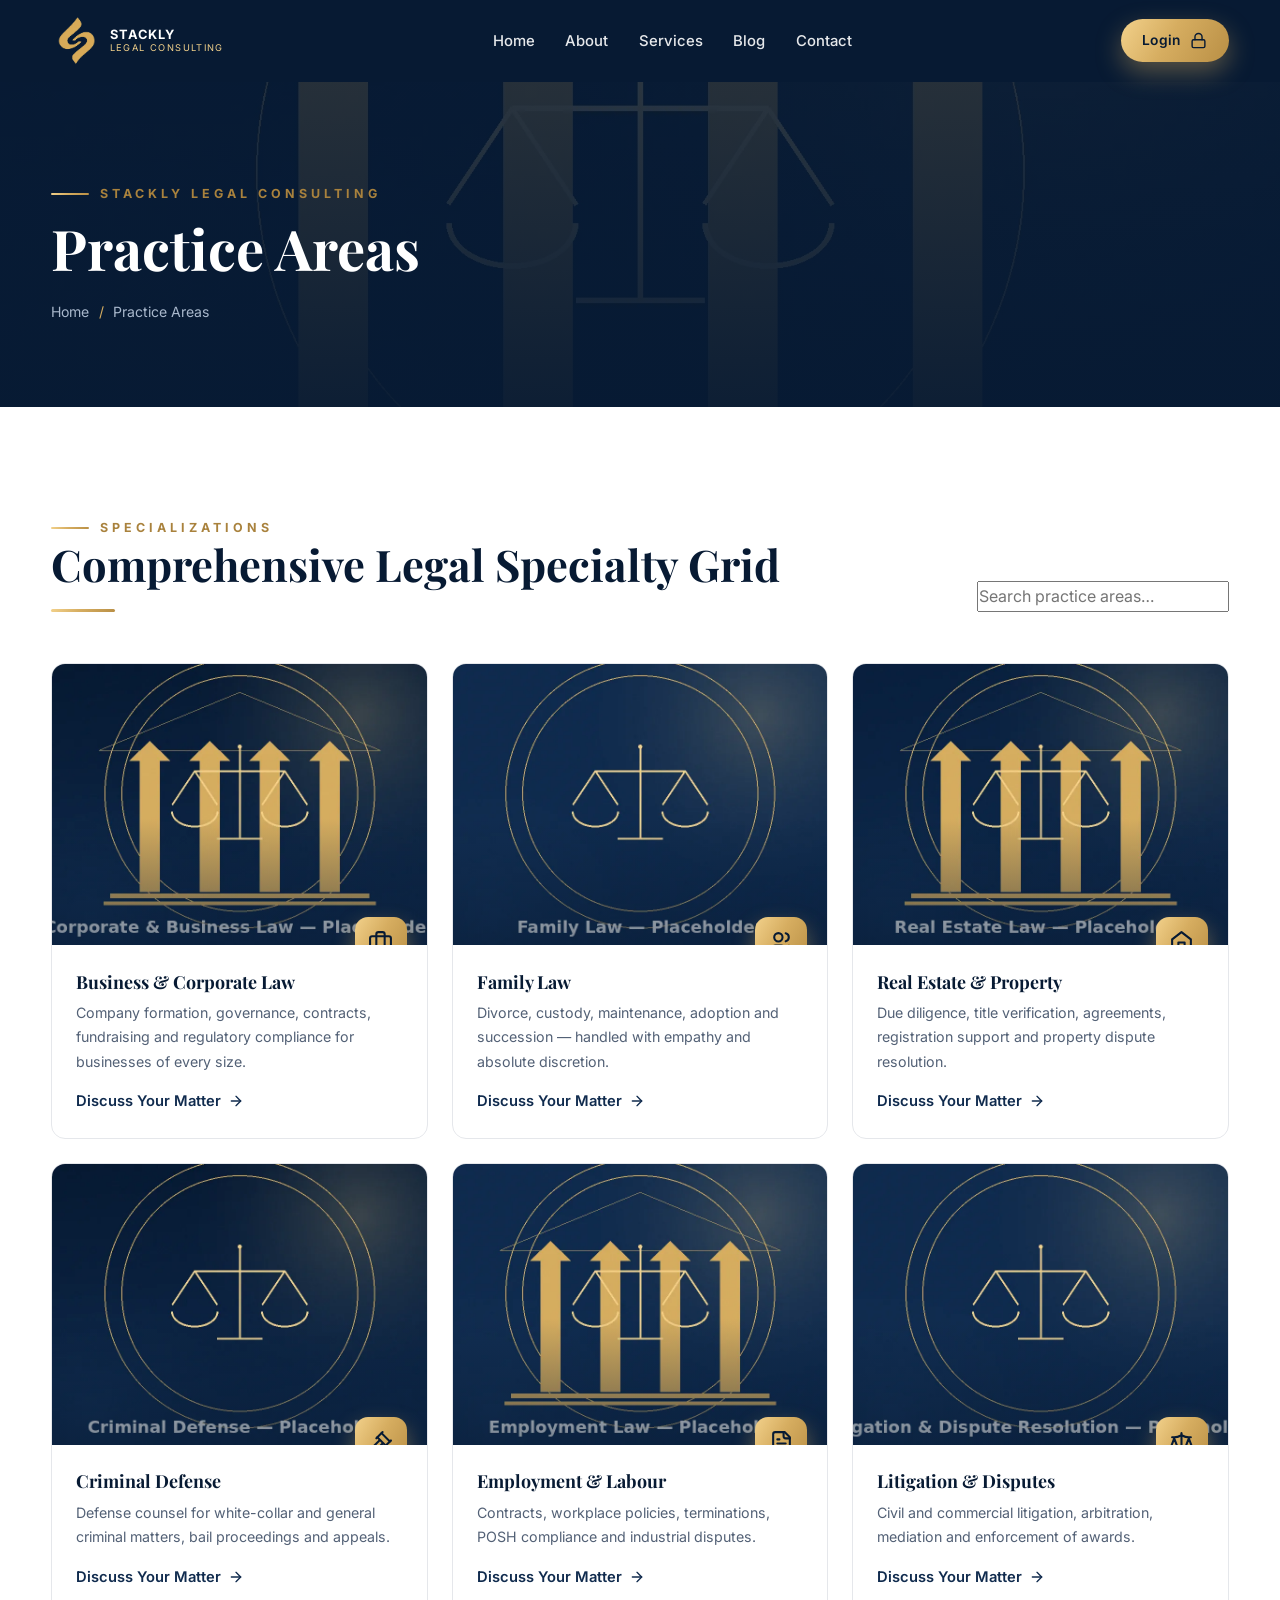
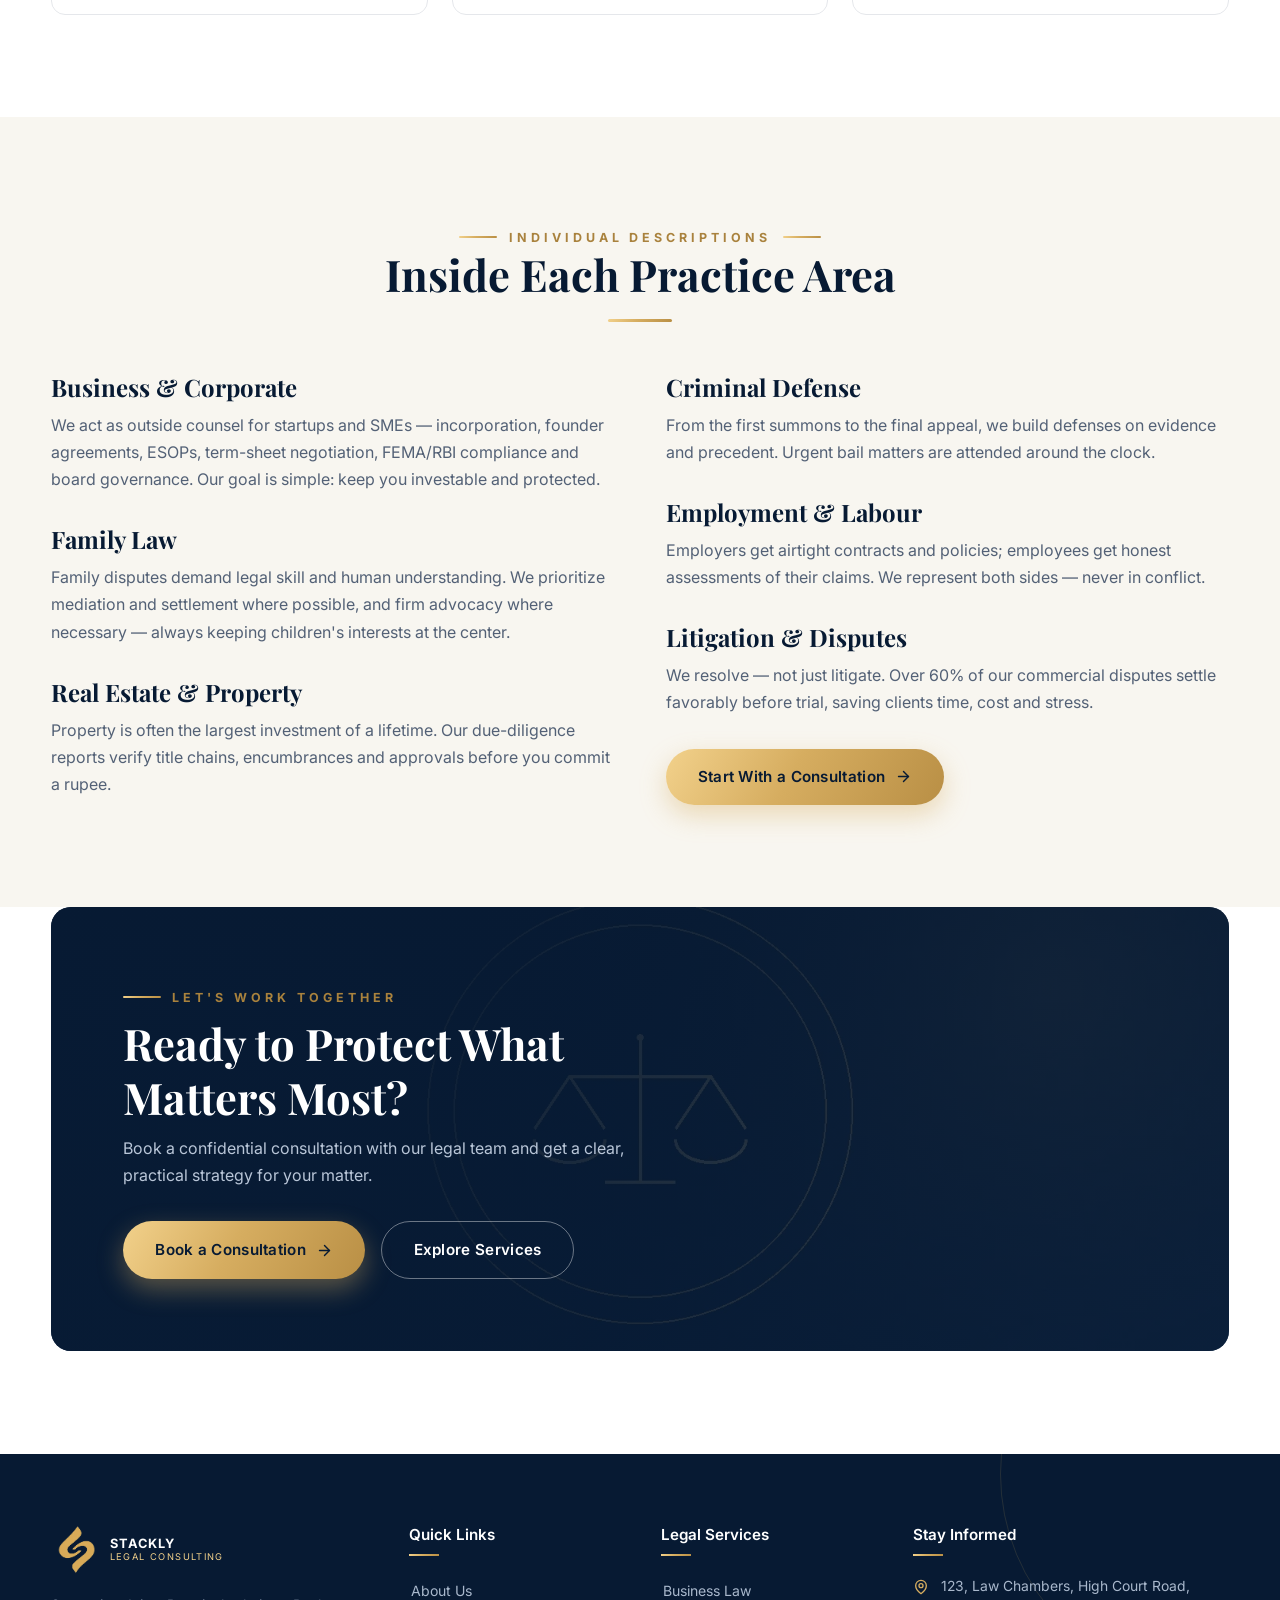
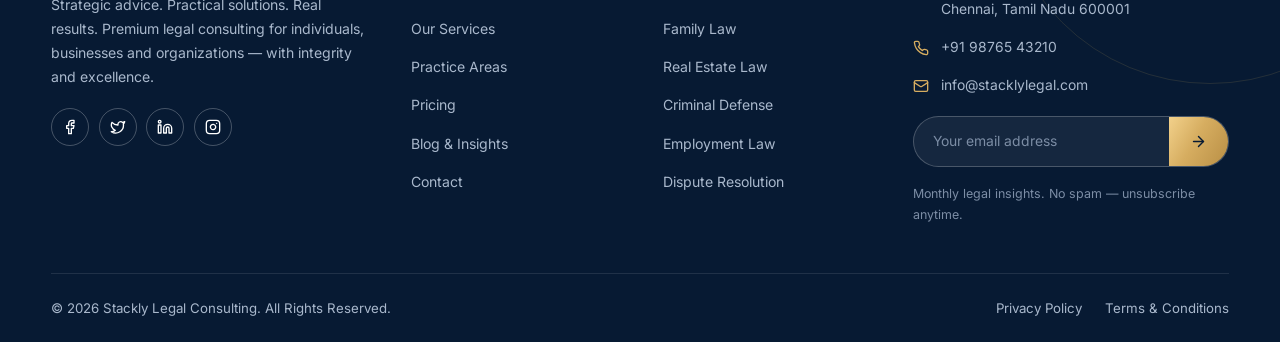
<file: practice-areas.html>
<!DOCTYPE html>
<html lang="en">
<head>
<meta charset="UTF-8">
<meta name="viewport" content="width=device-width, initial-scale=1.0">
<title>Practice Areas | Stackly Legal Consulting</title>
<meta name="description" content="Browse Stackly's legal practice areas with search and filter: business, family, real estate, criminal defense, employment and dispute resolution.">
<meta property="og:title" content="Practice Areas | Stackly Legal Consulting">
<meta property="og:description" content="Browse Stackly's legal practice areas with search and filter: business, family, real estate, criminal defense, employment and dispute resolution.">
<meta property="og:type" content="website">
<link rel="icon" type="image/svg+xml" href="assets/svg/logo-icon.svg">
<link rel="preconnect" href="https://fonts.googleapis.com"><link rel="preconnect" href="https://fonts.gstatic.com" crossorigin><link href="https://fonts.googleapis.com/css2?family=Playfair+Display:wght@500;600;700;800&family=Inter:wght@400;500;600;700&display=swap" rel="stylesheet">
<link rel="stylesheet" href="https://unpkg.com/aos@2.3.1/dist/aos.css">
<link rel="stylesheet" href="assets/css/style.css">
<link rel="stylesheet" href="assets/css/responsive.css">
<link rel="stylesheet" href="assets/css/animations.css">

</head><body>
<svg xmlns="http://www.w3.org/2000/svg" style="display:none" aria-hidden="true">
  <symbol id="icon-scale" viewBox="0 0 24 24"><path d="m16 16 3-8 3 8c-.87.65-1.92 1-3 1s-2.13-.35-3-1Z"/><path d="m2 16 3-8 3 8c-.87.65-1.92 1-3 1s-2.13-.35-3-1Z"/><path d="M7 21h10"/><path d="M12 3v18"/><path d="M3 7h2c2 0 5-1 7-2 2 1 5 2 7 2h2"/></symbol>
  <symbol id="icon-landmark" viewBox="0 0 24 24"><line x1="3" x2="21" y1="22" y2="22"/><line x1="6" x2="6" y1="18" y2="11"/><line x1="10" x2="10" y1="18" y2="11"/><line x1="14" x2="14" y1="18" y2="11"/><line x1="18" x2="18" y1="18" y2="11"/><polygon points="12 2 20 7 4 7"/></symbol>
  <symbol id="icon-gavel" viewBox="0 0 24 24"><path d="m14 13-8.5 8.5a2.12 2.12 0 1 1-3-3L11 10"/><path d="m16 16 6-6"/><path d="m8 8 6-6"/><path d="m9 7 8 8"/><path d="m21 11-8-8"/></symbol>
  <symbol id="icon-shield" viewBox="0 0 24 24"><path d="M20 13c0 5-3.5 7.5-7.66 8.95a1 1 0 0 1-.67-.01C7.5 20.5 4 18 4 13V6a1 1 0 0 1 1-1c2 0 4.5-1.2 6.24-2.72a1.17 1.17 0 0 1 1.52 0C14.51 3.81 17 5 19 5a1 1 0 0 1 1 1z"/><path d="m9 12 2 2 4-4"/></symbol>
  <symbol id="icon-users" viewBox="0 0 24 24"><path d="M16 21v-2a4 4 0 0 0-4-4H6a4 4 0 0 0-4 4v2"/><circle cx="9" cy="7" r="4"/><path d="M22 21v-2a4 4 0 0 0-3-3.87"/><path d="M16 3.13a4 4 0 0 1 0 7.75"/></symbol>
  <symbol id="icon-briefcase" viewBox="0 0 24 24"><path d="M16 20V4a2 2 0 0 0-2-2h-4a2 2 0 0 0-2 2v16"/><rect width="20" height="14" x="2" y="6" rx="2"/></symbol>
  <symbol id="icon-home" viewBox="0 0 24 24"><path d="m3 9 9-7 9 7v11a2 2 0 0 1-2 2H5a2 2 0 0 1-2-2z"/><polyline points="9 22 9 12 15 12 15 22"/></symbol>
  <symbol id="icon-file" viewBox="0 0 24 24"><path d="M15 2H6a2 2 0 0 0-2 2v16a2 2 0 0 0 2 2h12a2 2 0 0 0 2-2V7z"/><path d="M14 2v4a2 2 0 0 0 2 2h4"/><path d="M10 9H8"/><path d="M16 13H8"/><path d="M16 17H8"/></symbol>
  <symbol id="icon-bulb" viewBox="0 0 24 24"><path d="M15 14c.2-1 .7-1.7 1.5-2.5 1-.9 1.5-2.2 1.5-3.5A6 6 0 0 0 6 8c0 1 .2 2.2 1.5 3.5.7.7 1.3 1.5 1.5 2.5"/><path d="M9 18h6"/><path d="M10 22h4"/></symbol>
  <symbol id="icon-trend" viewBox="0 0 24 24"><polyline points="22 7 13.5 15.5 8.5 10.5 2 17"/><polyline points="16 7 22 7 22 13"/></symbol>
  <symbol id="icon-phone" viewBox="0 0 24 24"><path d="M22 16.92v3a2 2 0 0 1-2.18 2 19.79 19.79 0 0 1-8.63-3.07 19.5 19.5 0 0 1-6-6 19.79 19.79 0 0 1-3.07-8.67A2 2 0 0 1 4.11 2h3a2 2 0 0 1 2 1.72c.13.96.36 1.9.7 2.81a2 2 0 0 1-.45 2.11L8.09 9.91a16 16 0 0 0 6 6l1.27-1.27a2 2 0 0 1 2.11-.45c.91.34 1.85.57 2.81.7A2 2 0 0 1 22 16.92z"/></symbol>
  <symbol id="icon-mail" viewBox="0 0 24 24"><rect width="20" height="16" x="2" y="4" rx="2"/><path d="m22 7-8.97 5.7a1.94 1.94 0 0 1-2.06 0L2 7"/></symbol>
  <symbol id="icon-pin" viewBox="0 0 24 24"><path d="M20 10c0 6-8 12-8 12s-8-6-8-12a8 8 0 0 1 16 0Z"/><circle cx="12" cy="10" r="3"/></symbol>
  <symbol id="icon-clock" viewBox="0 0 24 24"><circle cx="12" cy="12" r="10"/><polyline points="12 6 12 12 16 14"/></symbol>
  <symbol id="icon-star" viewBox="0 0 24 24"><polygon points="12 2 15.09 8.26 22 9.27 17 14.14 18.18 21.02 12 17.77 5.82 21.02 7 14.14 2 9.27 8.91 8.26 12 2"/></symbol>
  <symbol id="icon-check" viewBox="0 0 24 24"><polyline points="20 6 9 17 4 12"/></symbol>
  <symbol id="icon-arrow" viewBox="0 0 24 24"><path d="M5 12h14"/><path d="m12 5 7 7-7 7"/></symbol>
  <symbol id="icon-quote" viewBox="0 0 24 24"><path d="M3 21c3 0 7-1 7-8V5c0-1.25-.756-2.017-2-2H4c-1.25 0-2 .75-2 1.972V11c0 1.25.75 2 2 2 1 0 1 0 1 1v1c0 1-1 2-2 2s-1 .008-1 1.031V20c0 1 0 1 1 1z"/><path d="M15 21c3 0 7-1 7-8V5c0-1.25-.757-2.017-2-2h-4c-1.25 0-2 .75-2 1.972V11c0 1.25.75 2 2 2h.75c0 2.25.25 4-2.75 4v3c0 1 0 1 1 1z"/></symbol>
  <symbol id="icon-linkedin" viewBox="0 0 24 24"><path d="M16 8a6 6 0 0 1 6 6v7h-4v-7a2 2 0 0 0-2-2 2 2 0 0 0-2 2v7h-4v-7a6 6 0 0 1 6-6z"/><rect width="4" height="12" x="2" y="9"/><circle cx="4" cy="4" r="2"/></symbol>
  <symbol id="icon-twitter" viewBox="0 0 24 24"><path d="M22 4s-.7 2.1-2 3.4c1.6 10-9.4 17.3-18 11.6 2.2.1 4.4-.6 6-2C3 15.5.5 9.6 3 5c2.2 2.6 5.6 4.1 9 4-.9-4.2 4-6.6 7-3.8 1.1 0 3-1.2 3-1.2z"/></symbol>
  <symbol id="icon-facebook" viewBox="0 0 24 24"><path d="M18 2h-3a5 5 0 0 0-5 5v3H7v4h3v8h4v-8h3l1-4h-4V7a1 1 0 0 1 1-1h3z"/></symbol>
  <symbol id="icon-instagram" viewBox="0 0 24 24"><rect width="20" height="20" x="2" y="2" rx="5"/><path d="M16 11.37A4 4 0 1 1 12.63 8 4 4 0 0 1 16 11.37z"/><line x1="17.5" x2="17.51" y1="6.5" y2="6.5"/></symbol>
  <symbol id="icon-menu" viewBox="0 0 24 24"><line x1="4" x2="20" y1="6" y2="6"/><line x1="4" x2="20" y1="12" y2="12"/><line x1="4" x2="20" y1="18" y2="18"/></symbol>
  <symbol id="icon-close" viewBox="0 0 24 24"><path d="M18 6 6 18"/><path d="m6 6 12 12"/></symbol>
  <symbol id="icon-search" viewBox="0 0 24 24"><circle cx="11" cy="11" r="8"/><path d="m21 21-4.3-4.3"/></symbol>
  <symbol id="icon-chevron" viewBox="0 0 24 24"><path d="m6 9 6 6 6-6"/></symbol>
  <symbol id="icon-calendar" viewBox="0 0 24 24"><path d="M8 2v4"/><path d="M16 2v4"/><rect width="18" height="18" x="3" y="4" rx="2"/><path d="M3 10h18"/></symbol>
  <symbol id="icon-lock" viewBox="0 0 24 24"><rect width="18" height="11" x="3" y="11" rx="2"/><path d="M7 11V7a5 5 0 0 1 10 0v4"/></symbol>
  <symbol id="icon-eye" viewBox="0 0 24 24"><path d="M2.062 12.348a1 1 0 0 1 0-.696 10.75 10.75 0 0 1 19.876 0 1 1 0 0 1 0 .696 10.75 10.75 0 0 1-19.876 0"/><circle cx="12" cy="12" r="3"/></symbol>
  <symbol id="icon-eyeoff" viewBox="0 0 24 24"><path d="M10.733 5.076a10.744 10.744 0 0 1 11.205 6.575 1 1 0 0 1 0 .696 10.747 10.747 0 0 1-1.444 2.49"/><path d="M14.084 14.158a3 3 0 0 1-4.242-4.242"/><path d="M17.479 17.499a10.75 10.75 0 0 1-15.417-5.151 1 1 0 0 1 0-.696 10.75 10.75 0 0 1 4.446-5.143"/><path d="m2 2 20 20"/></symbol>
  <symbol id="icon-filter" viewBox="0 0 24 24"><polygon points="22 3 2 3 10 12.46 10 19 14 21 14 12.46 22 3"/></symbol>
  <symbol id="icon-bell" viewBox="0 0 24 24"><path d="M10.268 21a2 2 0 0 0 3.464 0"/><path d="M3.262 15.326A1 1 0 0 0 4 17h16a1 1 0 0 0 .74-1.673C19.41 13.956 18 12.499 18 8A6 6 0 0 0 6 8c0 4.499-1.411 5.956-2.738 7.326"/></symbol>
  <symbol id="icon-logout" viewBox="0 0 24 24"><path d="M9 21H5a2 2 0 0 1-2-2V5a2 2 0 0 1 2-2h4"/><polyline points="16 17 21 12 16 7"/><line x1="21" x2="9" y1="12" y2="12"/></symbol>
  <symbol id="icon-edit" viewBox="0 0 24 24"><path d="M17 3a2.85 2.83 0 1 1 4 4L7.5 20.5 2 22l1.5-5.5Z"/></symbol>
  <symbol id="icon-trash" viewBox="0 0 24 24"><path d="M3 6h18"/><path d="M19 6v14a2 2 0 0 1-2 2H7a2 2 0 0 1-2-2V6"/><path d="M8 6V4a2 2 0 0 1 2-2h4a2 2 0 0 1 2 2v2"/></symbol>
  <symbol id="icon-plus" viewBox="0 0 24 24"><path d="M5 12h14"/><path d="M12 5v14"/></symbol>
  <symbol id="icon-download" viewBox="0 0 24 24"><path d="M21 15v4a2 2 0 0 1-2 2H5a2 2 0 0 1-2-2v-4"/><polyline points="7 10 12 15 17 10"/><line x1="12" x2="12" y1="15" y2="3"/></symbol>
  <symbol id="icon-message" viewBox="0 0 24 24"><path d="M21 15a2 2 0 0 1-2 2H7l-4 4V5a2 2 0 0 1 2-2h14a2 2 0 0 1 2 2z"/></symbol>
  <symbol id="icon-settings" viewBox="0 0 24 24"><path d="M12.22 2h-.44a2 2 0 0 0-2 2v.18a2 2 0 0 1-1 1.73l-.43.25a2 2 0 0 1-2 0l-.15-.08a2 2 0 0 0-2.73.73l-.22.38a2 2 0 0 0 .73 2.73l.15.1a2 2 0 0 1 1 1.72v.51a2 2 0 0 1-1 1.74l-.15.09a2 2 0 0 0-.73 2.73l.22.38a2 2 0 0 0 2.73.73l.15-.08a2 2 0 0 1 2 0l.43.25a2 2 0 0 1 1 1.73V20a2 2 0 0 0 2 2h.44a2 2 0 0 0 2-2v-.18a2 2 0 0 1 1-1.73l.43-.25a2 2 0 0 1 2 0l.15.08a2 2 0 0 0 2.73-.73l.22-.39a2 2 0 0 0-.73-2.73l-.15-.08a2 2 0 0 1-1-1.74v-.5a2 2 0 0 1 1-1.74l.15-.09a2 2 0 0 0 .73-2.73l-.22-.38a2 2 0 0 0-2.73-.73l-.15.08a2 2 0 0 1-2 0l-.43-.25a2 2 0 0 1-1-1.73V4a2 2 0 0 0-2-2z"/><circle cx="12" cy="12" r="3"/></symbol>
  <symbol id="icon-grid" viewBox="0 0 24 24"><rect width="7" height="9" x="3" y="3" rx="1"/><rect width="7" height="5" x="14" y="3" rx="1"/><rect width="7" height="9" x="14" y="12" rx="1"/><rect width="7" height="5" x="3" y="16" rx="1"/></symbol>
  <symbol id="icon-folder" viewBox="0 0 24 24"><path d="M20 20a2 2 0 0 0 2-2V8a2 2 0 0 0-2-2h-7.9a2 2 0 0 1-1.69-.9L9.6 3.9A2 2 0 0 0 7.93 3H4a2 2 0 0 0-2 2v13a2 2 0 0 0 2 2Z"/></symbol>
  <symbol id="icon-card" viewBox="0 0 24 24"><rect width="20" height="14" x="2" y="5" rx="2"/><line x1="2" x2="22" y1="10" y2="10"/></symbol>
  <symbol id="icon-globe" viewBox="0 0 24 24"><circle cx="12" cy="12" r="10"/><path d="M12 2a14.5 14.5 0 0 0 0 20 14.5 14.5 0 0 0 0-20"/><path d="M2 12h20"/></symbol>
  <symbol id="icon-target" viewBox="0 0 24 24"><circle cx="12" cy="12" r="10"/><circle cx="12" cy="12" r="6"/><circle cx="12" cy="12" r="2"/></symbol>
  <symbol id="icon-heart" viewBox="0 0 24 24"><path d="M19 14c1.49-1.46 3-3.21 3-5.5A5.5 5.5 0 0 0 16.5 3c-1.76 0-3 .5-4.5 2-1.5-1.5-2.74-2-4.5-2A5.5 5.5 0 0 0 2 8.5c0 2.3 1.5 4.05 3 5.5l7 7Z"/></symbol>
  <symbol id="icon-award" viewBox="0 0 24 24"><circle cx="12" cy="8" r="6"/><path d="M15.477 12.89 17 22l-5-3-5 3 1.523-9.11"/></symbol>
</svg>
<div class="preloader" id="preloader" aria-hidden="true">
  <div class="preloader-logo"><span class="preloader-ring"></span><img src="assets/svg/logo-icon.svg" alt=""></div>
  <div class="preloader-text">Stackly Legal</div>
  <div class="preloader-bar"><i></i></div>
</div>
<header class="header header-solid" id="siteHeader">
  <div class="container">
    <a class="header-logo" href="index.html" aria-label="Stackly Legal Consulting home"><img src="assets/img/logo.webp" alt="" width="48"><span class="brand-wordmark"><strong>STACKLY</strong><small>LEGAL CONSULTING</small></span></a>
    <nav aria-label="Primary"><ul class="nav-desktop"><li><a class="nav-link" data-nav href="index.html">Home</a></li><li><a class="nav-link" data-nav href="about.html">About</a></li><li><a class="nav-link" data-nav href="services.html">Services</a></li><li><a class="nav-link" data-nav href="blog.html">Blog</a></li><li><a class="nav-link" data-nav href="contact.html">Contact</a></li></ul></nav>
    <div class="header-actions">
      <a class="btn btn-gold btn-sm header-login" href="login.html">Login<svg class="icon"><use href="#icon-lock"></use></svg></a>
      <button class="hamburger" id="hamburger" aria-label="Open menu" aria-expanded="false"><svg class="icon"><use href="#icon-menu"></use></svg></button>
    </div>
  </div>
</header>
<div class="mobile-nav" id="mobileNav" aria-label="Mobile navigation">
  <div class="mobile-nav-top">
    <a class="header-logo" href="index.html"><img src="assets/img/logo.webp" alt="" width="48"><span class="brand-wordmark"><strong>STACKLY</strong><small>LEGAL CONSULTING</small></span></a>
    <button class="mobile-close" id="mobileClose" aria-label="Close menu"><svg class="icon"><use href="#icon-close"></use></svg></button>
  </div>
  <nav class="mobile-links"><a href="index.html">Home<svg class="icon"><use href="#icon-arrow"></use></svg></a><a href="about.html">About<svg class="icon"><use href="#icon-arrow"></use></svg></a><a href="services.html">Services<svg class="icon"><use href="#icon-arrow"></use></svg></a><a href="blog.html">Blog<svg class="icon"><use href="#icon-arrow"></use></svg></a><a href="contact.html">Contact<svg class="icon"><use href="#icon-arrow"></use></svg></a><a href="login.html">Login<svg class="icon"><use href="#icon-arrow"></use></svg></a></nav>
</div>

<main>
<section class="page-hero">
  <div class="page-hero-bg"><img src="assets/img/hero/hero-main.webp" alt="" aria-hidden="true"></div>
  <div class="container">
    <span class="eyebrow">Stackly Legal Consulting</span>
    <h1 class="mt-1">Practice Areas</h1>
    <nav class="breadcrumb" aria-label="Breadcrumb"><a href="index.html">Home</a><span class="sep">/</span><span>Practice Areas</span></nav>
  </div>
</section>
  <section class="section">
    <div class="container">
      <div class="section-head section-head--split">
        <div>
          <span class="eyebrow">Specializations</span>
          <h2>Comprehensive Legal Specialty Grid</h2>
          <div class="divider-gold"></div>
        </div>
        <div class="filter-row" style="margin:0">
          <input type="search" class="mini-search" id="paSearch" placeholder="Search practice areas…" aria-label="Search practice areas">
        </div>
      </div>
      <div class="cards-grid cards-grid--3" id="paGrid">
      <article class="svc-card reveal reveal-d0" id="business" data-aos="fade-up" data-aos-delay="0">
        <div class="svc-media"><img src="assets/img/services/pa-business.webp" alt="Business & Corporate Law" loading="lazy"><span class="svc-ico"><svg class="icon"><use href="#icon-briefcase"></use></svg></span></div>
        <div class="svc-body"><h3>Business & Corporate Law</h3><p>Company formation, governance, contracts, fundraising and regulatory compliance for businesses of every size.</p><a class="link-more" href="contact.html">Discuss Your Matter <svg class="icon"><use href="#icon-arrow"></use></svg></a></div>
      </article>
      <article class="svc-card reveal reveal-d1" id="family" data-aos="fade-up" data-aos-delay="70">
        <div class="svc-media"><img src="assets/img/services/pa-family.webp" alt="Family Law" loading="lazy"><span class="svc-ico"><svg class="icon"><use href="#icon-users"></use></svg></span></div>
        <div class="svc-body"><h3>Family Law</h3><p>Divorce, custody, maintenance, adoption and succession — handled with empathy and absolute discretion.</p><a class="link-more" href="contact.html">Discuss Your Matter <svg class="icon"><use href="#icon-arrow"></use></svg></a></div>
      </article>
      <article class="svc-card reveal reveal-d2" id="real-estate" data-aos="fade-up" data-aos-delay="140">
        <div class="svc-media"><img src="assets/img/services/pa-real-estate.webp" alt="Real Estate & Property" loading="lazy"><span class="svc-ico"><svg class="icon"><use href="#icon-home"></use></svg></span></div>
        <div class="svc-body"><h3>Real Estate & Property</h3><p>Due diligence, title verification, agreements, registration support and property dispute resolution.</p><a class="link-more" href="contact.html">Discuss Your Matter <svg class="icon"><use href="#icon-arrow"></use></svg></a></div>
      </article>
      <article class="svc-card reveal reveal-d0" id="criminal" data-aos="fade-up" data-aos-delay="210">
        <div class="svc-media"><img src="assets/img/services/pa-criminal.webp" alt="Criminal Defense" loading="lazy"><span class="svc-ico"><svg class="icon"><use href="#icon-gavel"></use></svg></span></div>
        <div class="svc-body"><h3>Criminal Defense</h3><p>Defense counsel for white-collar and general criminal matters, bail proceedings and appeals.</p><a class="link-more" href="contact.html">Discuss Your Matter <svg class="icon"><use href="#icon-arrow"></use></svg></a></div>
      </article>
      <article class="svc-card reveal reveal-d1" id="employment" data-aos="fade-up" data-aos-delay="280">
        <div class="svc-media"><img src="assets/img/services/pa-employment.webp" alt="Employment & Labour" loading="lazy"><span class="svc-ico"><svg class="icon"><use href="#icon-file"></use></svg></span></div>
        <div class="svc-body"><h3>Employment & Labour</h3><p>Contracts, workplace policies, terminations, POSH compliance and industrial disputes.</p><a class="link-more" href="contact.html">Discuss Your Matter <svg class="icon"><use href="#icon-arrow"></use></svg></a></div>
      </article>
      <article class="svc-card reveal reveal-d2" id="litigation" data-aos="fade-up" data-aos-delay="350">
        <div class="svc-media"><img src="assets/img/services/pa-litigation.webp" alt="Litigation & Disputes" loading="lazy"><span class="svc-ico"><svg class="icon"><use href="#icon-scale"></use></svg></span></div>
        <div class="svc-body"><h3>Litigation & Disputes</h3><p>Civil and commercial litigation, arbitration, mediation and enforcement of awards.</p><a class="link-more" href="contact.html">Discuss Your Matter <svg class="icon"><use href="#icon-arrow"></use></svg></a></div>
      </article>
      </div>
      <div class="form-status info show mt-3" id="paEmpty" style="display:none">No practice area matches your search.</div>
    </div>
  </section>
  <section class="section section-ivory">
    <div class="container">
      <div class="section-head section-head--center">
        <span class="eyebrow eyebrow--center">Individual Descriptions</span>
        <h2>Inside Each Practice Area</h2>
        <div class="divider-gold" style="margin-inline:auto"></div>
      </div>
      <div class="grid-2" style="align-items:start">
        <div class="reveal" data-aos="fade-right">
          <h3>Business &amp; Corporate</h3>
          <p class="mt-1">We act as outside counsel for startups and SMEs — incorporation, founder agreements, ESOPs, term-sheet negotiation, FEMA/RBI compliance and board governance. Our goal is simple: keep you investable and protected.</p>
          <h3 class="mt-3">Family Law</h3>
          <p class="mt-1">Family disputes demand legal skill and human understanding. We prioritize mediation and settlement where possible, and firm advocacy where necessary — always keeping children's interests at the center.</p>
          <h3 class="mt-3">Real Estate &amp; Property</h3>
          <p class="mt-1">Property is often the largest investment of a lifetime. Our due-diligence reports verify title chains, encumbrances and approvals before you commit a rupee.</p>
        </div>
        <div class="reveal reveal-d1" data-aos="fade-left">
          <h3>Criminal Defense</h3>
          <p class="mt-1">From the first summons to the final appeal, we build defenses on evidence and precedent. Urgent bail matters are attended around the clock.</p>
          <h3 class="mt-3">Employment &amp; Labour</h3>
          <p class="mt-1">Employers get airtight contracts and policies; employees get honest assessments of their claims. We represent both sides — never in conflict.</p>
          <h3 class="mt-3">Litigation &amp; Disputes</h3>
          <p class="mt-1">We resolve — not just litigate. Over 60% of our commercial disputes settle favorably before trial, saving clients time, cost and stress.</p>
          <a class="btn btn-gold mt-3" href="contact.html">Start With a Consultation <svg class="icon"><use href="#icon-arrow"></use></svg></a>
        </div>
      </div>
    </div>
  </section>
  <section class="section" style="padding-top:0">
  <div class="container">
    <div class="cta-band" style="background-image:url('assets/img/ui/cta-bg.webp')" data-aos="zoom-in">
      <div class="cta-inner">
        <div>
          <span class="eyebrow">Let's Work Together</span>
          <h2 class="mt-1">Ready to Protect What Matters Most?</h2>
          <p>Book a confidential consultation with our legal team and get a clear, practical strategy for your matter.</p>
        </div>
        <div style="display:flex;gap:1rem;flex-wrap:wrap">
          <a class="btn btn-gold" href="contact.html">Book a Consultation <svg class="icon"><use href="#icon-arrow"></use></svg></a>
          <a class="btn btn-ghost-navy" href="services.html">Explore Services</a>
        </div>
      </div>
    </div>
  </div>
</section>
  <script>
  (function(){
    var s = document.getElementById("paSearch"), g = document.getElementById("paGrid");
    if (!s || !g) return;
    var cards = g.querySelectorAll(".svc-card"), empty = document.getElementById("paEmpty");
    s.addEventListener("input", function() {
      var q = s.value.toLowerCase(), n = 0;
      cards.forEach(function(c) {
        var hit = c.textContent.toLowerCase().indexOf(q) !== -1;
        c.style.display = hit ? "" : "none"; if (hit) n++;
      });
      if (empty) empty.style.display = n ? "none" : "block";
    });
  })();
  </script>
</main>
<footer class="footer">
  <div class="container">
    <div class="footer-top">
      <div class="footer-brand">
        <div class="brand-lockup"><img src="assets/img/logo.webp" alt="" width="48"><span class="brand-wordmark"><strong>STACKLY</strong><small>LEGAL CONSULTING</small></span></div>
        <p>Strategic advice. Practical solutions. Real results. Premium legal consulting for individuals, businesses and organizations — with integrity and excellence.</p>
        <div class="social-row mt-2">
          <a href="#" aria-label="Facebook"><svg class="icon"><use href="#icon-facebook"></use></svg></a>
          <a href="#" aria-label="Twitter"><svg class="icon"><use href="#icon-twitter"></use></svg></a>
          <a href="#" aria-label="LinkedIn"><svg class="icon"><use href="#icon-linkedin"></use></svg></a>
          <a href="#" aria-label="Instagram"><svg class="icon"><use href="#icon-instagram"></use></svg></a>
        </div>
      </div>
      <div>
        <h5>Quick Links</h5>
        <ul class="footer-links">
          <li><a href="about.html">About Us</a></li>
          <li><a href="services.html">Our Services</a></li>
          <li><a href="practice-areas.html">Practice Areas</a></li>
          <li><a href="pricing.html">Pricing</a></li>
          <li><a href="blog.html">Blog &amp; Insights</a></li>
          <li><a href="contact.html">Contact</a></li>
        </ul>
      </div>
      <div>
        <h5>Legal Services</h5>
        <ul class="footer-links">
          <li><a href="practice-areas.html#business">Business Law</a></li>
          <li><a href="practice-areas.html#family">Family Law</a></li>
          <li><a href="practice-areas.html#real-estate">Real Estate Law</a></li>
          <li><a href="practice-areas.html#criminal">Criminal Defense</a></li>
          <li><a href="practice-areas.html#employment">Employment Law</a></li>
          <li><a href="practice-areas.html#litigation">Dispute Resolution</a></li>
        </ul>
      </div>
      <div>
        <h5>Stay Informed</h5>
        <ul class="footer-contact">
          <li><svg class="icon"><use href="#icon-pin"></use></svg><span>123, Law Chambers, High Court Road,<br>Chennai, Tamil Nadu 600001</span></li>
          <li><svg class="icon"><use href="#icon-phone"></use></svg><a href="tel:+919876543210">+91 98765 43210</a></li>
          <li><svg class="icon"><use href="#icon-mail"></use></svg><a href="mailto:info@stacklylegal.com">info@stacklylegal.com</a></li>
        </ul>
        <form class="news-form" novalidate>
          <input type="email" placeholder="Your email address" aria-label="Email for newsletter">
          <button type="submit" aria-label="Subscribe"><svg class="icon"><use href="#icon-arrow"></use></svg></button>
        </form>
        <p class="footer-note">Monthly legal insights. No spam — unsubscribe anytime.</p>
      </div>
    </div>
    <div class="footer-bottom">
      <span>© <span data-year>2026</span> Stackly Legal Consulting. All Rights Reserved.</span>
      <div class="legal-links"><a href="#">Privacy Policy</a><a href="#">Terms &amp; Conditions</a></div>
    </div>
  </div>
</footer>
<button class="back-top" id="backTop" aria-label="Back to top"><svg class="icon"><use href="#icon-arrow"></use></svg></button>
<script src="https://cdnjs.cloudflare.com/ajax/libs/gsap/3.12.5/gsap.min.js"></script><script src="https://unpkg.com/aos@2.3.1/dist/aos.js"></script>
<script src="assets/js/preloader.js"></script>
<script src="assets/js/navigation.js"></script>
<script src="assets/js/animations.js"></script>
<script src="assets/js/main.js"></script>
<script src="assets/js/forms.js"></script>

</body>
</html>
</file>
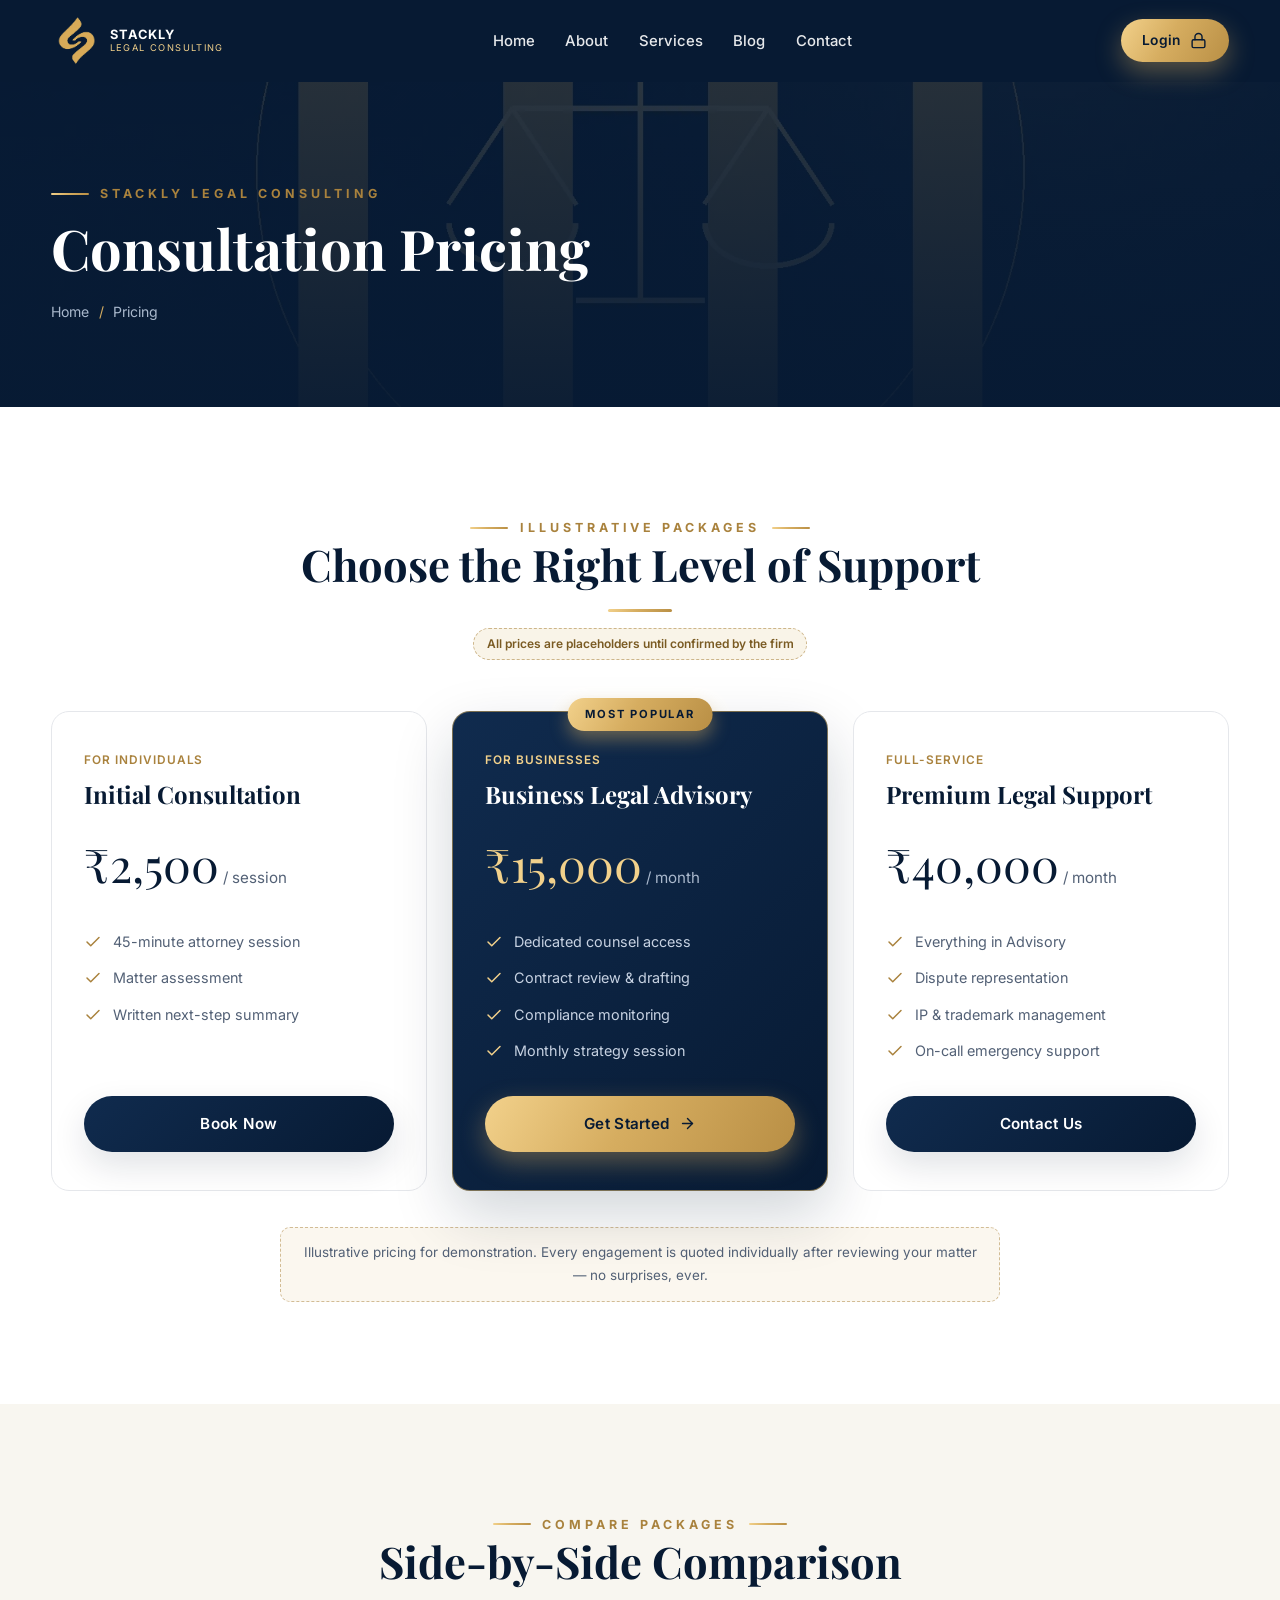
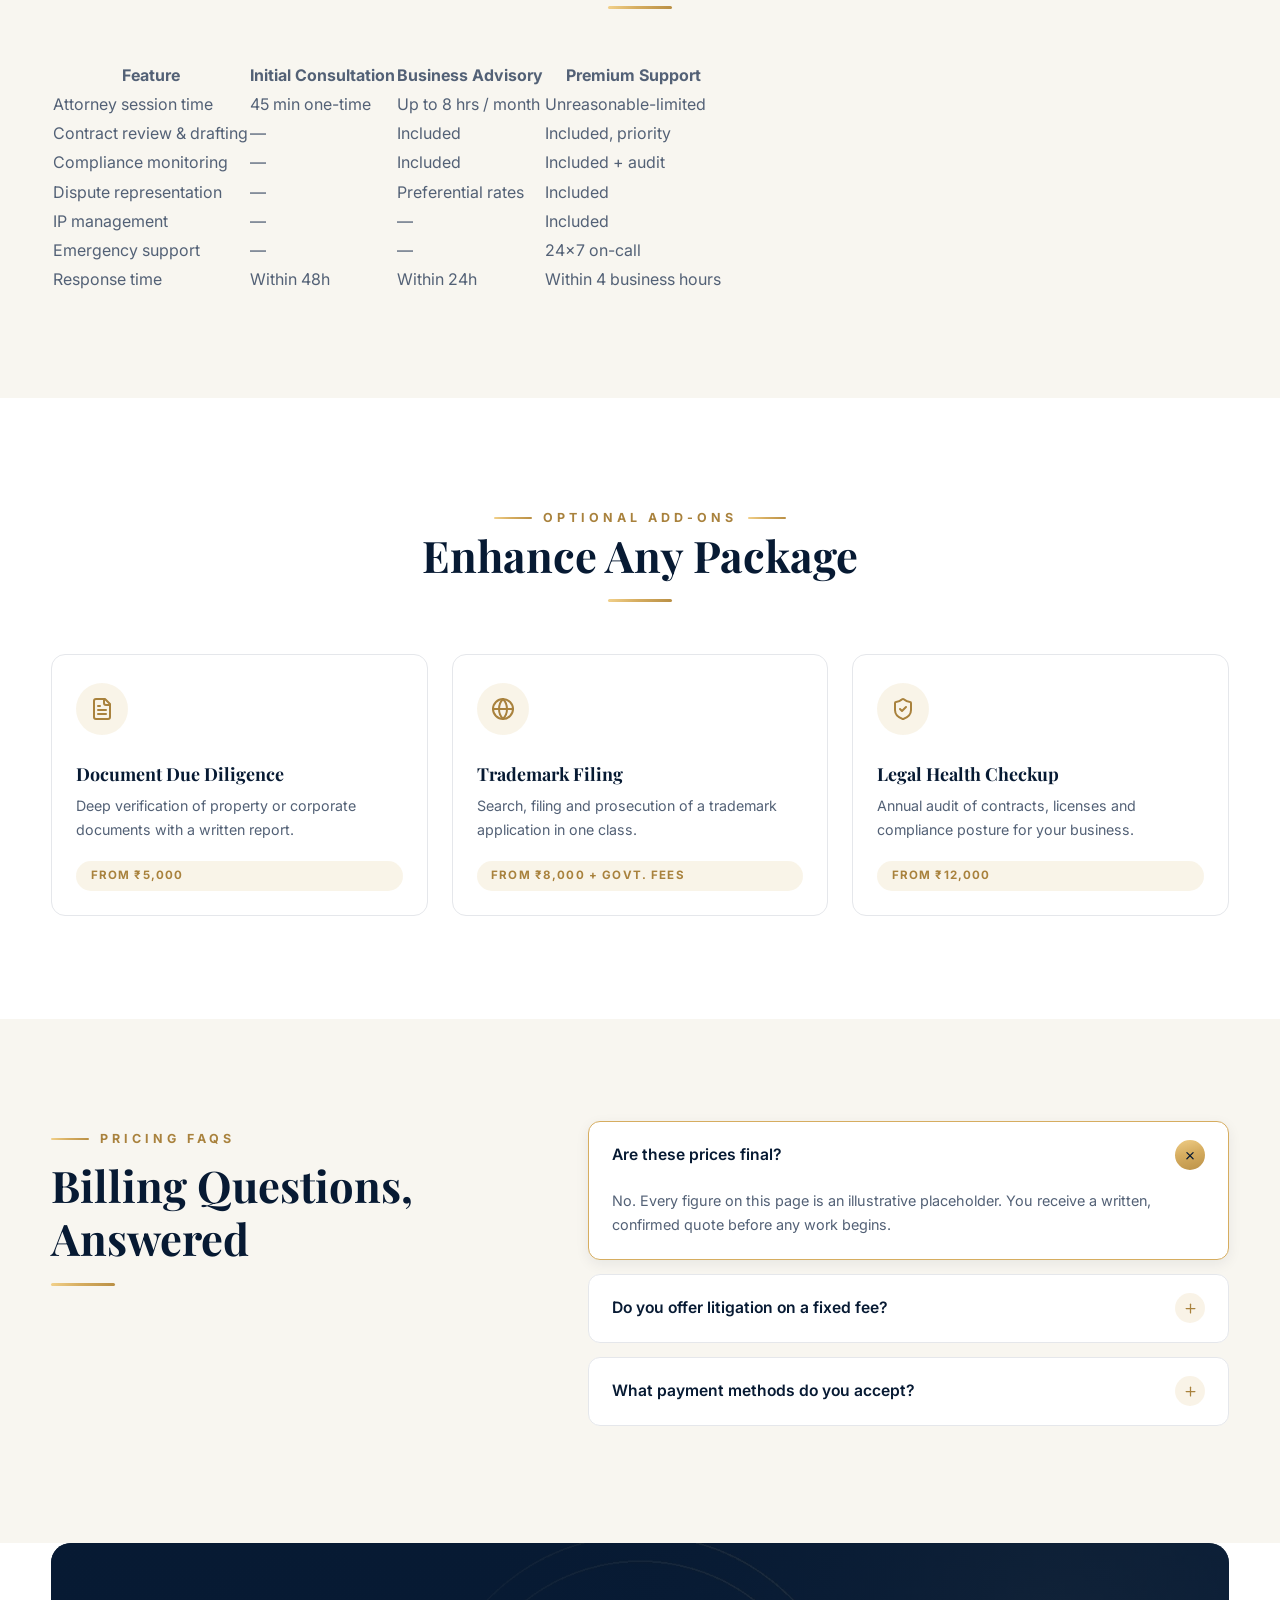
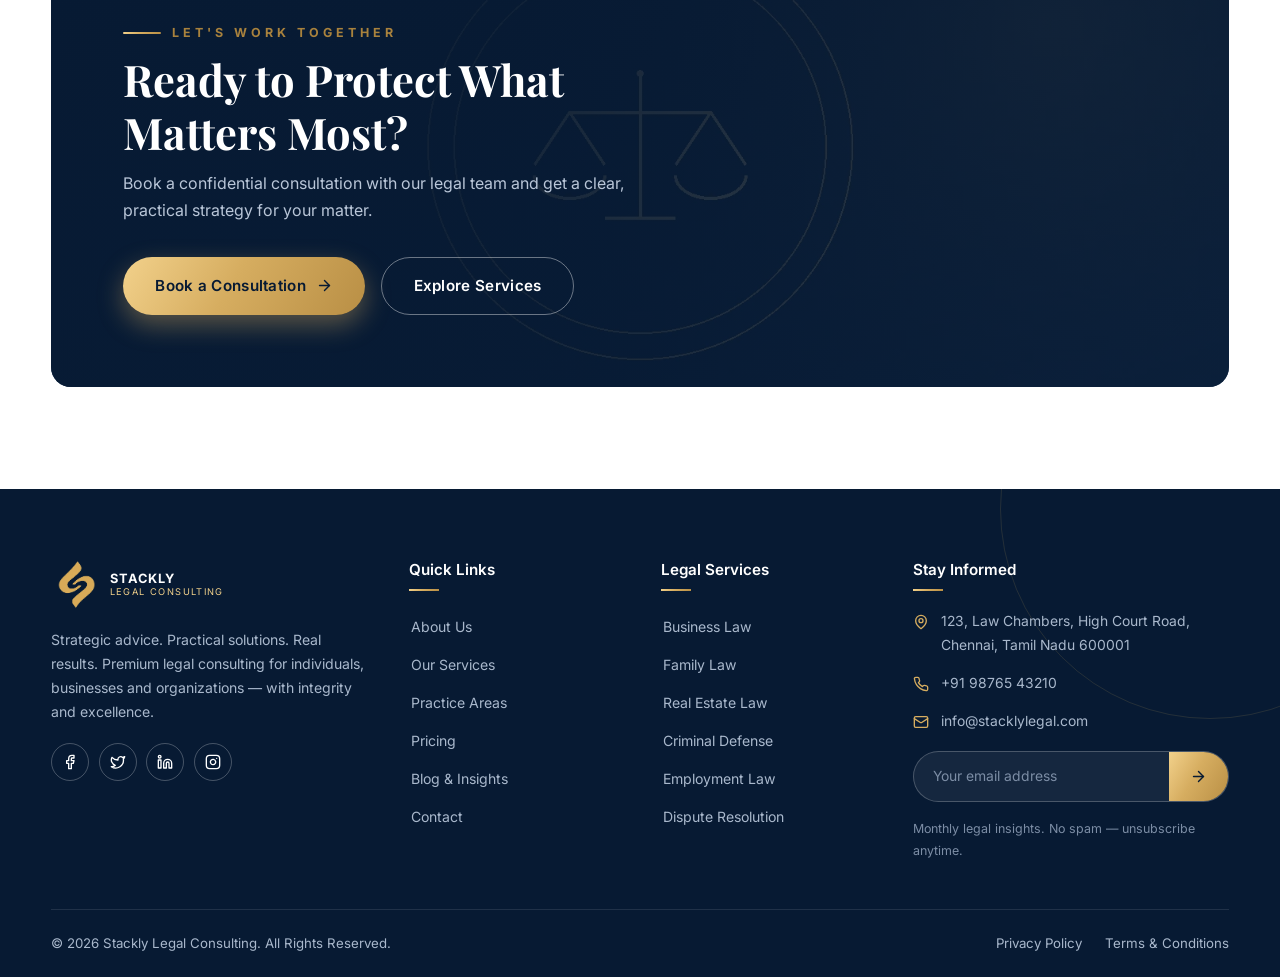
<file: pricing.html>
<!DOCTYPE html>
<html lang="en">
<head>
<meta charset="UTF-8">
<meta name="viewport" content="width=device-width, initial-scale=1.0">
<title>Pricing & Consultation Packages | Stackly Legal Consulting</title>
<meta name="description" content="Compare Stackly's consultation packages — initial consultation, business legal advisory and premium legal support with illustrative pricing and add-ons.">
<meta property="og:title" content="Pricing & Consultation Packages | Stackly Legal Consulting">
<meta property="og:description" content="Compare Stackly's consultation packages — initial consultation, business legal advisory and premium legal support with illustrative pricing and add-ons.">
<meta property="og:type" content="website">
<link rel="icon" type="image/svg+xml" href="assets/svg/logo-icon.svg">
<link rel="preconnect" href="https://fonts.googleapis.com"><link rel="preconnect" href="https://fonts.gstatic.com" crossorigin><link href="https://fonts.googleapis.com/css2?family=Playfair+Display:wght@500;600;700;800&family=Inter:wght@400;500;600;700&display=swap" rel="stylesheet">
<link rel="stylesheet" href="https://unpkg.com/aos@2.3.1/dist/aos.css">
<link rel="stylesheet" href="assets/css/style.css">
<link rel="stylesheet" href="assets/css/responsive.css">
<link rel="stylesheet" href="assets/css/animations.css">

</head><body>
<svg xmlns="http://www.w3.org/2000/svg" style="display:none" aria-hidden="true">
  <symbol id="icon-scale" viewBox="0 0 24 24"><path d="m16 16 3-8 3 8c-.87.65-1.92 1-3 1s-2.13-.35-3-1Z"/><path d="m2 16 3-8 3 8c-.87.65-1.92 1-3 1s-2.13-.35-3-1Z"/><path d="M7 21h10"/><path d="M12 3v18"/><path d="M3 7h2c2 0 5-1 7-2 2 1 5 2 7 2h2"/></symbol>
  <symbol id="icon-landmark" viewBox="0 0 24 24"><line x1="3" x2="21" y1="22" y2="22"/><line x1="6" x2="6" y1="18" y2="11"/><line x1="10" x2="10" y1="18" y2="11"/><line x1="14" x2="14" y1="18" y2="11"/><line x1="18" x2="18" y1="18" y2="11"/><polygon points="12 2 20 7 4 7"/></symbol>
  <symbol id="icon-gavel" viewBox="0 0 24 24"><path d="m14 13-8.5 8.5a2.12 2.12 0 1 1-3-3L11 10"/><path d="m16 16 6-6"/><path d="m8 8 6-6"/><path d="m9 7 8 8"/><path d="m21 11-8-8"/></symbol>
  <symbol id="icon-shield" viewBox="0 0 24 24"><path d="M20 13c0 5-3.5 7.5-7.66 8.95a1 1 0 0 1-.67-.01C7.5 20.5 4 18 4 13V6a1 1 0 0 1 1-1c2 0 4.5-1.2 6.24-2.72a1.17 1.17 0 0 1 1.52 0C14.51 3.81 17 5 19 5a1 1 0 0 1 1 1z"/><path d="m9 12 2 2 4-4"/></symbol>
  <symbol id="icon-users" viewBox="0 0 24 24"><path d="M16 21v-2a4 4 0 0 0-4-4H6a4 4 0 0 0-4 4v2"/><circle cx="9" cy="7" r="4"/><path d="M22 21v-2a4 4 0 0 0-3-3.87"/><path d="M16 3.13a4 4 0 0 1 0 7.75"/></symbol>
  <symbol id="icon-briefcase" viewBox="0 0 24 24"><path d="M16 20V4a2 2 0 0 0-2-2h-4a2 2 0 0 0-2 2v16"/><rect width="20" height="14" x="2" y="6" rx="2"/></symbol>
  <symbol id="icon-home" viewBox="0 0 24 24"><path d="m3 9 9-7 9 7v11a2 2 0 0 1-2 2H5a2 2 0 0 1-2-2z"/><polyline points="9 22 9 12 15 12 15 22"/></symbol>
  <symbol id="icon-file" viewBox="0 0 24 24"><path d="M15 2H6a2 2 0 0 0-2 2v16a2 2 0 0 0 2 2h12a2 2 0 0 0 2-2V7z"/><path d="M14 2v4a2 2 0 0 0 2 2h4"/><path d="M10 9H8"/><path d="M16 13H8"/><path d="M16 17H8"/></symbol>
  <symbol id="icon-bulb" viewBox="0 0 24 24"><path d="M15 14c.2-1 .7-1.7 1.5-2.5 1-.9 1.5-2.2 1.5-3.5A6 6 0 0 0 6 8c0 1 .2 2.2 1.5 3.5.7.7 1.3 1.5 1.5 2.5"/><path d="M9 18h6"/><path d="M10 22h4"/></symbol>
  <symbol id="icon-trend" viewBox="0 0 24 24"><polyline points="22 7 13.5 15.5 8.5 10.5 2 17"/><polyline points="16 7 22 7 22 13"/></symbol>
  <symbol id="icon-phone" viewBox="0 0 24 24"><path d="M22 16.92v3a2 2 0 0 1-2.18 2 19.79 19.79 0 0 1-8.63-3.07 19.5 19.5 0 0 1-6-6 19.79 19.79 0 0 1-3.07-8.67A2 2 0 0 1 4.11 2h3a2 2 0 0 1 2 1.72c.13.96.36 1.9.7 2.81a2 2 0 0 1-.45 2.11L8.09 9.91a16 16 0 0 0 6 6l1.27-1.27a2 2 0 0 1 2.11-.45c.91.34 1.85.57 2.81.7A2 2 0 0 1 22 16.92z"/></symbol>
  <symbol id="icon-mail" viewBox="0 0 24 24"><rect width="20" height="16" x="2" y="4" rx="2"/><path d="m22 7-8.97 5.7a1.94 1.94 0 0 1-2.06 0L2 7"/></symbol>
  <symbol id="icon-pin" viewBox="0 0 24 24"><path d="M20 10c0 6-8 12-8 12s-8-6-8-12a8 8 0 0 1 16 0Z"/><circle cx="12" cy="10" r="3"/></symbol>
  <symbol id="icon-clock" viewBox="0 0 24 24"><circle cx="12" cy="12" r="10"/><polyline points="12 6 12 12 16 14"/></symbol>
  <symbol id="icon-star" viewBox="0 0 24 24"><polygon points="12 2 15.09 8.26 22 9.27 17 14.14 18.18 21.02 12 17.77 5.82 21.02 7 14.14 2 9.27 8.91 8.26 12 2"/></symbol>
  <symbol id="icon-check" viewBox="0 0 24 24"><polyline points="20 6 9 17 4 12"/></symbol>
  <symbol id="icon-arrow" viewBox="0 0 24 24"><path d="M5 12h14"/><path d="m12 5 7 7-7 7"/></symbol>
  <symbol id="icon-quote" viewBox="0 0 24 24"><path d="M3 21c3 0 7-1 7-8V5c0-1.25-.756-2.017-2-2H4c-1.25 0-2 .75-2 1.972V11c0 1.25.75 2 2 2 1 0 1 0 1 1v1c0 1-1 2-2 2s-1 .008-1 1.031V20c0 1 0 1 1 1z"/><path d="M15 21c3 0 7-1 7-8V5c0-1.25-.757-2.017-2-2h-4c-1.25 0-2 .75-2 1.972V11c0 1.25.75 2 2 2h.75c0 2.25.25 4-2.75 4v3c0 1 0 1 1 1z"/></symbol>
  <symbol id="icon-linkedin" viewBox="0 0 24 24"><path d="M16 8a6 6 0 0 1 6 6v7h-4v-7a2 2 0 0 0-2-2 2 2 0 0 0-2 2v7h-4v-7a6 6 0 0 1 6-6z"/><rect width="4" height="12" x="2" y="9"/><circle cx="4" cy="4" r="2"/></symbol>
  <symbol id="icon-twitter" viewBox="0 0 24 24"><path d="M22 4s-.7 2.1-2 3.4c1.6 10-9.4 17.3-18 11.6 2.2.1 4.4-.6 6-2C3 15.5.5 9.6 3 5c2.2 2.6 5.6 4.1 9 4-.9-4.2 4-6.6 7-3.8 1.1 0 3-1.2 3-1.2z"/></symbol>
  <symbol id="icon-facebook" viewBox="0 0 24 24"><path d="M18 2h-3a5 5 0 0 0-5 5v3H7v4h3v8h4v-8h3l1-4h-4V7a1 1 0 0 1 1-1h3z"/></symbol>
  <symbol id="icon-instagram" viewBox="0 0 24 24"><rect width="20" height="20" x="2" y="2" rx="5"/><path d="M16 11.37A4 4 0 1 1 12.63 8 4 4 0 0 1 16 11.37z"/><line x1="17.5" x2="17.51" y1="6.5" y2="6.5"/></symbol>
  <symbol id="icon-menu" viewBox="0 0 24 24"><line x1="4" x2="20" y1="6" y2="6"/><line x1="4" x2="20" y1="12" y2="12"/><line x1="4" x2="20" y1="18" y2="18"/></symbol>
  <symbol id="icon-close" viewBox="0 0 24 24"><path d="M18 6 6 18"/><path d="m6 6 12 12"/></symbol>
  <symbol id="icon-search" viewBox="0 0 24 24"><circle cx="11" cy="11" r="8"/><path d="m21 21-4.3-4.3"/></symbol>
  <symbol id="icon-chevron" viewBox="0 0 24 24"><path d="m6 9 6 6 6-6"/></symbol>
  <symbol id="icon-calendar" viewBox="0 0 24 24"><path d="M8 2v4"/><path d="M16 2v4"/><rect width="18" height="18" x="3" y="4" rx="2"/><path d="M3 10h18"/></symbol>
  <symbol id="icon-lock" viewBox="0 0 24 24"><rect width="18" height="11" x="3" y="11" rx="2"/><path d="M7 11V7a5 5 0 0 1 10 0v4"/></symbol>
  <symbol id="icon-eye" viewBox="0 0 24 24"><path d="M2.062 12.348a1 1 0 0 1 0-.696 10.75 10.75 0 0 1 19.876 0 1 1 0 0 1 0 .696 10.75 10.75 0 0 1-19.876 0"/><circle cx="12" cy="12" r="3"/></symbol>
  <symbol id="icon-eyeoff" viewBox="0 0 24 24"><path d="M10.733 5.076a10.744 10.744 0 0 1 11.205 6.575 1 1 0 0 1 0 .696 10.747 10.747 0 0 1-1.444 2.49"/><path d="M14.084 14.158a3 3 0 0 1-4.242-4.242"/><path d="M17.479 17.499a10.75 10.75 0 0 1-15.417-5.151 1 1 0 0 1 0-.696 10.75 10.75 0 0 1 4.446-5.143"/><path d="m2 2 20 20"/></symbol>
  <symbol id="icon-filter" viewBox="0 0 24 24"><polygon points="22 3 2 3 10 12.46 10 19 14 21 14 12.46 22 3"/></symbol>
  <symbol id="icon-bell" viewBox="0 0 24 24"><path d="M10.268 21a2 2 0 0 0 3.464 0"/><path d="M3.262 15.326A1 1 0 0 0 4 17h16a1 1 0 0 0 .74-1.673C19.41 13.956 18 12.499 18 8A6 6 0 0 0 6 8c0 4.499-1.411 5.956-2.738 7.326"/></symbol>
  <symbol id="icon-logout" viewBox="0 0 24 24"><path d="M9 21H5a2 2 0 0 1-2-2V5a2 2 0 0 1 2-2h4"/><polyline points="16 17 21 12 16 7"/><line x1="21" x2="9" y1="12" y2="12"/></symbol>
  <symbol id="icon-edit" viewBox="0 0 24 24"><path d="M17 3a2.85 2.83 0 1 1 4 4L7.5 20.5 2 22l1.5-5.5Z"/></symbol>
  <symbol id="icon-trash" viewBox="0 0 24 24"><path d="M3 6h18"/><path d="M19 6v14a2 2 0 0 1-2 2H7a2 2 0 0 1-2-2V6"/><path d="M8 6V4a2 2 0 0 1 2-2h4a2 2 0 0 1 2 2v2"/></symbol>
  <symbol id="icon-plus" viewBox="0 0 24 24"><path d="M5 12h14"/><path d="M12 5v14"/></symbol>
  <symbol id="icon-download" viewBox="0 0 24 24"><path d="M21 15v4a2 2 0 0 1-2 2H5a2 2 0 0 1-2-2v-4"/><polyline points="7 10 12 15 17 10"/><line x1="12" x2="12" y1="15" y2="3"/></symbol>
  <symbol id="icon-message" viewBox="0 0 24 24"><path d="M21 15a2 2 0 0 1-2 2H7l-4 4V5a2 2 0 0 1 2-2h14a2 2 0 0 1 2 2z"/></symbol>
  <symbol id="icon-settings" viewBox="0 0 24 24"><path d="M12.22 2h-.44a2 2 0 0 0-2 2v.18a2 2 0 0 1-1 1.73l-.43.25a2 2 0 0 1-2 0l-.15-.08a2 2 0 0 0-2.73.73l-.22.38a2 2 0 0 0 .73 2.73l.15.1a2 2 0 0 1 1 1.72v.51a2 2 0 0 1-1 1.74l-.15.09a2 2 0 0 0-.73 2.73l.22.38a2 2 0 0 0 2.73.73l.15-.08a2 2 0 0 1 2 0l.43.25a2 2 0 0 1 1 1.73V20a2 2 0 0 0 2 2h.44a2 2 0 0 0 2-2v-.18a2 2 0 0 1 1-1.73l.43-.25a2 2 0 0 1 2 0l.15.08a2 2 0 0 0 2.73-.73l.22-.39a2 2 0 0 0-.73-2.73l-.15-.08a2 2 0 0 1-1-1.74v-.5a2 2 0 0 1 1-1.74l.15-.09a2 2 0 0 0 .73-2.73l-.22-.38a2 2 0 0 0-2.73-.73l-.15.08a2 2 0 0 1-2 0l-.43-.25a2 2 0 0 1-1-1.73V4a2 2 0 0 0-2-2z"/><circle cx="12" cy="12" r="3"/></symbol>
  <symbol id="icon-grid" viewBox="0 0 24 24"><rect width="7" height="9" x="3" y="3" rx="1"/><rect width="7" height="5" x="14" y="3" rx="1"/><rect width="7" height="9" x="14" y="12" rx="1"/><rect width="7" height="5" x="3" y="16" rx="1"/></symbol>
  <symbol id="icon-folder" viewBox="0 0 24 24"><path d="M20 20a2 2 0 0 0 2-2V8a2 2 0 0 0-2-2h-7.9a2 2 0 0 1-1.69-.9L9.6 3.9A2 2 0 0 0 7.93 3H4a2 2 0 0 0-2 2v13a2 2 0 0 0 2 2Z"/></symbol>
  <symbol id="icon-card" viewBox="0 0 24 24"><rect width="20" height="14" x="2" y="5" rx="2"/><line x1="2" x2="22" y1="10" y2="10"/></symbol>
  <symbol id="icon-globe" viewBox="0 0 24 24"><circle cx="12" cy="12" r="10"/><path d="M12 2a14.5 14.5 0 0 0 0 20 14.5 14.5 0 0 0 0-20"/><path d="M2 12h20"/></symbol>
  <symbol id="icon-target" viewBox="0 0 24 24"><circle cx="12" cy="12" r="10"/><circle cx="12" cy="12" r="6"/><circle cx="12" cy="12" r="2"/></symbol>
  <symbol id="icon-heart" viewBox="0 0 24 24"><path d="M19 14c1.49-1.46 3-3.21 3-5.5A5.5 5.5 0 0 0 16.5 3c-1.76 0-3 .5-4.5 2-1.5-1.5-2.74-2-4.5-2A5.5 5.5 0 0 0 2 8.5c0 2.3 1.5 4.05 3 5.5l7 7Z"/></symbol>
  <symbol id="icon-award" viewBox="0 0 24 24"><circle cx="12" cy="8" r="6"/><path d="M15.477 12.89 17 22l-5-3-5 3 1.523-9.11"/></symbol>
</svg>
<div class="preloader" id="preloader" aria-hidden="true">
  <div class="preloader-logo"><span class="preloader-ring"></span><img src="assets/svg/logo-icon.svg" alt=""></div>
  <div class="preloader-text">Stackly Legal</div>
  <div class="preloader-bar"><i></i></div>
</div>
<header class="header header-solid" id="siteHeader">
  <div class="container">
    <a class="header-logo" href="index.html" aria-label="Stackly Legal Consulting home"><img src="assets/img/logo.webp" alt="" width="48"><span class="brand-wordmark"><strong>STACKLY</strong><small>LEGAL CONSULTING</small></span></a>
    <nav aria-label="Primary"><ul class="nav-desktop"><li><a class="nav-link" data-nav href="index.html">Home</a></li><li><a class="nav-link" data-nav href="about.html">About</a></li><li><a class="nav-link" data-nav href="services.html">Services</a></li><li><a class="nav-link" data-nav href="blog.html">Blog</a></li><li><a class="nav-link" data-nav href="contact.html">Contact</a></li></ul></nav>
    <div class="header-actions">
      <a class="btn btn-gold btn-sm header-login" href="login.html">Login<svg class="icon"><use href="#icon-lock"></use></svg></a>
      <button class="hamburger" id="hamburger" aria-label="Open menu" aria-expanded="false"><svg class="icon"><use href="#icon-menu"></use></svg></button>
    </div>
  </div>
</header>
<div class="mobile-nav" id="mobileNav" aria-label="Mobile navigation">
  <div class="mobile-nav-top">
    <a class="header-logo" href="index.html"><img src="assets/img/logo.webp" alt="" width="48"><span class="brand-wordmark"><strong>STACKLY</strong><small>LEGAL CONSULTING</small></span></a>
    <button class="mobile-close" id="mobileClose" aria-label="Close menu"><svg class="icon"><use href="#icon-close"></use></svg></button>
  </div>
  <nav class="mobile-links"><a href="index.html">Home<svg class="icon"><use href="#icon-arrow"></use></svg></a><a href="about.html">About<svg class="icon"><use href="#icon-arrow"></use></svg></a><a href="services.html">Services<svg class="icon"><use href="#icon-arrow"></use></svg></a><a href="blog.html">Blog<svg class="icon"><use href="#icon-arrow"></use></svg></a><a href="contact.html">Contact<svg class="icon"><use href="#icon-arrow"></use></svg></a><a href="login.html">Login<svg class="icon"><use href="#icon-arrow"></use></svg></a></nav>
</div>

<main>
<section class="page-hero">
  <div class="page-hero-bg"><img src="assets/img/hero/hero-main.webp" alt="" aria-hidden="true"></div>
  <div class="container">
    <span class="eyebrow">Stackly Legal Consulting</span>
    <h1 class="mt-1">Consultation Pricing</h1>
    <nav class="breadcrumb" aria-label="Breadcrumb"><a href="index.html">Home</a><span class="sep">/</span><span>Pricing</span></nav>
  </div>
</section>
  <section class="section">
    <div class="container">
      <div class="section-head section-head--center">
        <span class="eyebrow eyebrow--center">Illustrative Packages</span>
        <h2>Choose the Right Level of Support</h2>
        <div class="divider-gold" style="margin-inline:auto"></div>
        <p class="mt-2"><span class="demo-tag">All prices are placeholders until confirmed by the firm</span></p>
      </div>
      <div class="price-grid">
        <div class="price-card reveal" data-aos="fade-up">
          <span class="price-note">For Individuals</span><h3 class="mt-1">Initial Consultation</h3>
          <div class="price-tag">₹2,500<small> / session</small></div>
          <ul class="price-feats"><li><svg class="icon"><use href="#icon-check"></use></svg>45-minute attorney session</li><li><svg class="icon"><use href="#icon-check"></use></svg>Matter assessment</li><li><svg class="icon"><use href="#icon-check"></use></svg>Written next-step summary</li></ul>
          <a class="btn btn-navy" href="contact.html">Book Now</a>
        </div>
        <div class="price-card featured reveal reveal-d1" data-aos="fade-up" data-aos-delay="100">
          <span class="price-badge">Most Popular</span>
          <span class="price-note">For Businesses</span><h3 class="mt-1">Business Legal Advisory</h3>
          <div class="price-tag">₹15,000<small> / month</small></div>
          <ul class="price-feats"><li><svg class="icon"><use href="#icon-check"></use></svg>Dedicated counsel access</li><li><svg class="icon"><use href="#icon-check"></use></svg>Contract review &amp; drafting</li><li><svg class="icon"><use href="#icon-check"></use></svg>Compliance monitoring</li><li><svg class="icon"><use href="#icon-check"></use></svg>Monthly strategy session</li></ul>
          <a class="btn btn-gold" href="contact.html">Get Started <svg class="icon"><use href="#icon-arrow"></use></svg></a>
        </div>
        <div class="price-card reveal reveal-d2" data-aos="fade-up" data-aos-delay="200">
          <span class="price-note">Full-Service</span><h3 class="mt-1">Premium Legal Support</h3>
          <div class="price-tag">₹40,000<small> / month</small></div>
          <ul class="price-feats"><li><svg class="icon"><use href="#icon-check"></use></svg>Everything in Advisory</li><li><svg class="icon"><use href="#icon-check"></use></svg>Dispute representation</li><li><svg class="icon"><use href="#icon-check"></use></svg>IP &amp; trademark management</li><li><svg class="icon"><use href="#icon-check"></use></svg>On-call emergency support</li></ul>
          <a class="btn btn-navy" href="contact.html">Contact Us</a>
        </div>
      </div>
      <p class="price-disclaimer">Illustrative pricing for demonstration. Every engagement is quoted individually after reviewing your matter — no surprises, ever.</p>
    </div>
  </section>
  <section class="section section-ivory">
    <div class="container">
      <div class="section-head section-head--center">
        <span class="eyebrow eyebrow--center">Compare Packages</span>
        <h2>Side-by-Side Comparison</h2>
        <div class="divider-gold" style="margin-inline:auto"></div>
      </div>
      <div class="table-wrap reveal">
        <table class="dash-table">
          <thead><tr><th>Feature</th><th>Initial Consultation</th><th>Business Advisory</th><th>Premium Support</th></tr></thead>
          <tbody>
            <tr><td>Attorney session time</td><td>45 min one-time</td><td>Up to 8 hrs / month</td><td>Unreasonable-limited</td></tr>
            <tr><td>Contract review &amp; drafting</td><td>—</td><td>Included</td><td>Included, priority</td></tr>
            <tr><td>Compliance monitoring</td><td>—</td><td>Included</td><td>Included + audit</td></tr>
            <tr><td>Dispute representation</td><td>—</td><td>Preferential rates</td><td>Included</td></tr>
            <tr><td>IP management</td><td>—</td><td>—</td><td>Included</td></tr>
            <tr><td>Emergency support</td><td>—</td><td>—</td><td>24×7 on-call</td></tr>
            <tr><td>Response time</td><td>Within 48h</td><td>Within 24h</td><td>Within 4 business hours</td></tr>
          </tbody>
        </table>
      </div>
    </div>
  </section>
  <section class="section">
    <div class="container">
      <div class="section-head section-head--center">
        <span class="eyebrow eyebrow--center">Optional Add-Ons</span>
        <h2>Enhance Any Package</h2>
        <div class="divider-gold" style="margin-inline:auto"></div>
      </div>
      <div class="cards-grid cards-grid--3">
        <div class="svc-card reveal"><div class="svc-body" style="padding-top:1.8rem"><span class="trust-ico"><svg class="icon"><use href="#icon-file"></use></svg></span><h3 class="mt-2">Document Due Diligence</h3><p>Deep verification of property or corporate documents with a written report.</p><span class="badge-soft mt-1">From ₹5,000</span></div></div>
        <div class="svc-card reveal reveal-d1"><div class="svc-body" style="padding-top:1.8rem"><span class="trust-ico"><svg class="icon"><use href="#icon-globe"></use></svg></span><h3 class="mt-2">Trademark Filing</h3><p>Search, filing and prosecution of a trademark application in one class.</p><span class="badge-soft mt-1">From ₹8,000 + govt. fees</span></div></div>
        <div class="svc-card reveal reveal-d2"><div class="svc-body" style="padding-top:1.8rem"><span class="trust-ico"><svg class="icon"><use href="#icon-shield"></use></svg></span><h3 class="mt-2">Legal Health Checkup</h3><p>Annual audit of contracts, licenses and compliance posture for your business.</p><span class="badge-soft mt-1">From ₹12,000</span></div></div>
      </div>
    </div>
  </section>
  <section class="section section-ivory">
    <div class="container faq-wrap">
      <div class="reveal" data-aos="fade-right"><span class="eyebrow">Pricing FAQs</span><h2 class="mt-1">Billing Questions, Answered</h2><div class="divider-gold"></div></div>
      <div class="reveal reveal-d1" data-aos="fade-left">
        <div class="faq-item"><button class="faq-q" type="button">Are these prices final?<span class="fq-ico"><svg class="icon"><use href="#icon-plus"></use></svg></span></button><div class="faq-a"><p>No. Every figure on this page is an illustrative placeholder. You receive a written, confirmed quote before any work begins.</p></div></div>
        <div class="faq-item"><button class="faq-q" type="button">Do you offer litigation on a fixed fee?<span class="fq-ico"><svg class="icon"><use href="#icon-plus"></use></svg></span></button><div class="faq-a"><p>Where the scope is predictable, yes. Contested litigation is usually staged with agreed milestones and estimates.</p></div></div>
        <div class="faq-item"><button class="faq-q" type="button">What payment methods do you accept?<span class="fq-ico"><svg class="icon"><use href="#icon-plus"></use></svg></span></button><div class="faq-a"><p>Bank transfer, UPI and major cards. Retainers are billed monthly in advance with itemized statements.</p></div></div>
      </div>
    </div>
  </section>
  <section class="section" style="padding-top:0">
  <div class="container">
    <div class="cta-band" style="background-image:url('assets/img/ui/cta-bg.webp')" data-aos="zoom-in">
      <div class="cta-inner">
        <div>
          <span class="eyebrow">Let's Work Together</span>
          <h2 class="mt-1">Ready to Protect What Matters Most?</h2>
          <p>Book a confidential consultation with our legal team and get a clear, practical strategy for your matter.</p>
        </div>
        <div style="display:flex;gap:1rem;flex-wrap:wrap">
          <a class="btn btn-gold" href="contact.html">Book a Consultation <svg class="icon"><use href="#icon-arrow"></use></svg></a>
          <a class="btn btn-ghost-navy" href="services.html">Explore Services</a>
        </div>
      </div>
    </div>
  </div>
</section>
</main>
<footer class="footer">
  <div class="container">
    <div class="footer-top">
      <div class="footer-brand">
        <div class="brand-lockup"><img src="assets/img/logo.webp" alt="" width="48"><span class="brand-wordmark"><strong>STACKLY</strong><small>LEGAL CONSULTING</small></span></div>
        <p>Strategic advice. Practical solutions. Real results. Premium legal consulting for individuals, businesses and organizations — with integrity and excellence.</p>
        <div class="social-row mt-2">
          <a href="#" aria-label="Facebook"><svg class="icon"><use href="#icon-facebook"></use></svg></a>
          <a href="#" aria-label="Twitter"><svg class="icon"><use href="#icon-twitter"></use></svg></a>
          <a href="#" aria-label="LinkedIn"><svg class="icon"><use href="#icon-linkedin"></use></svg></a>
          <a href="#" aria-label="Instagram"><svg class="icon"><use href="#icon-instagram"></use></svg></a>
        </div>
      </div>
      <div>
        <h5>Quick Links</h5>
        <ul class="footer-links">
          <li><a href="about.html">About Us</a></li>
          <li><a href="services.html">Our Services</a></li>
          <li><a href="practice-areas.html">Practice Areas</a></li>
          <li><a href="pricing.html">Pricing</a></li>
          <li><a href="blog.html">Blog &amp; Insights</a></li>
          <li><a href="contact.html">Contact</a></li>
        </ul>
      </div>
      <div>
        <h5>Legal Services</h5>
        <ul class="footer-links">
          <li><a href="practice-areas.html#business">Business Law</a></li>
          <li><a href="practice-areas.html#family">Family Law</a></li>
          <li><a href="practice-areas.html#real-estate">Real Estate Law</a></li>
          <li><a href="practice-areas.html#criminal">Criminal Defense</a></li>
          <li><a href="practice-areas.html#employment">Employment Law</a></li>
          <li><a href="practice-areas.html#litigation">Dispute Resolution</a></li>
        </ul>
      </div>
      <div>
        <h5>Stay Informed</h5>
        <ul class="footer-contact">
          <li><svg class="icon"><use href="#icon-pin"></use></svg><span>123, Law Chambers, High Court Road,<br>Chennai, Tamil Nadu 600001</span></li>
          <li><svg class="icon"><use href="#icon-phone"></use></svg><a href="tel:+919876543210">+91 98765 43210</a></li>
          <li><svg class="icon"><use href="#icon-mail"></use></svg><a href="mailto:info@stacklylegal.com">info@stacklylegal.com</a></li>
        </ul>
        <form class="news-form" novalidate>
          <input type="email" placeholder="Your email address" aria-label="Email for newsletter">
          <button type="submit" aria-label="Subscribe"><svg class="icon"><use href="#icon-arrow"></use></svg></button>
        </form>
        <p class="footer-note">Monthly legal insights. No spam — unsubscribe anytime.</p>
      </div>
    </div>
    <div class="footer-bottom">
      <span>© <span data-year>2026</span> Stackly Legal Consulting. All Rights Reserved.</span>
      <div class="legal-links"><a href="#">Privacy Policy</a><a href="#">Terms &amp; Conditions</a></div>
    </div>
  </div>
</footer>
<button class="back-top" id="backTop" aria-label="Back to top"><svg class="icon"><use href="#icon-arrow"></use></svg></button>
<script src="https://cdnjs.cloudflare.com/ajax/libs/gsap/3.12.5/gsap.min.js"></script><script src="https://unpkg.com/aos@2.3.1/dist/aos.js"></script>
<script src="assets/js/preloader.js"></script>
<script src="assets/js/navigation.js"></script>
<script src="assets/js/animations.js"></script>
<script src="assets/js/main.js"></script>
<script src="assets/js/forms.js"></script>

</body>
</html>
</file>
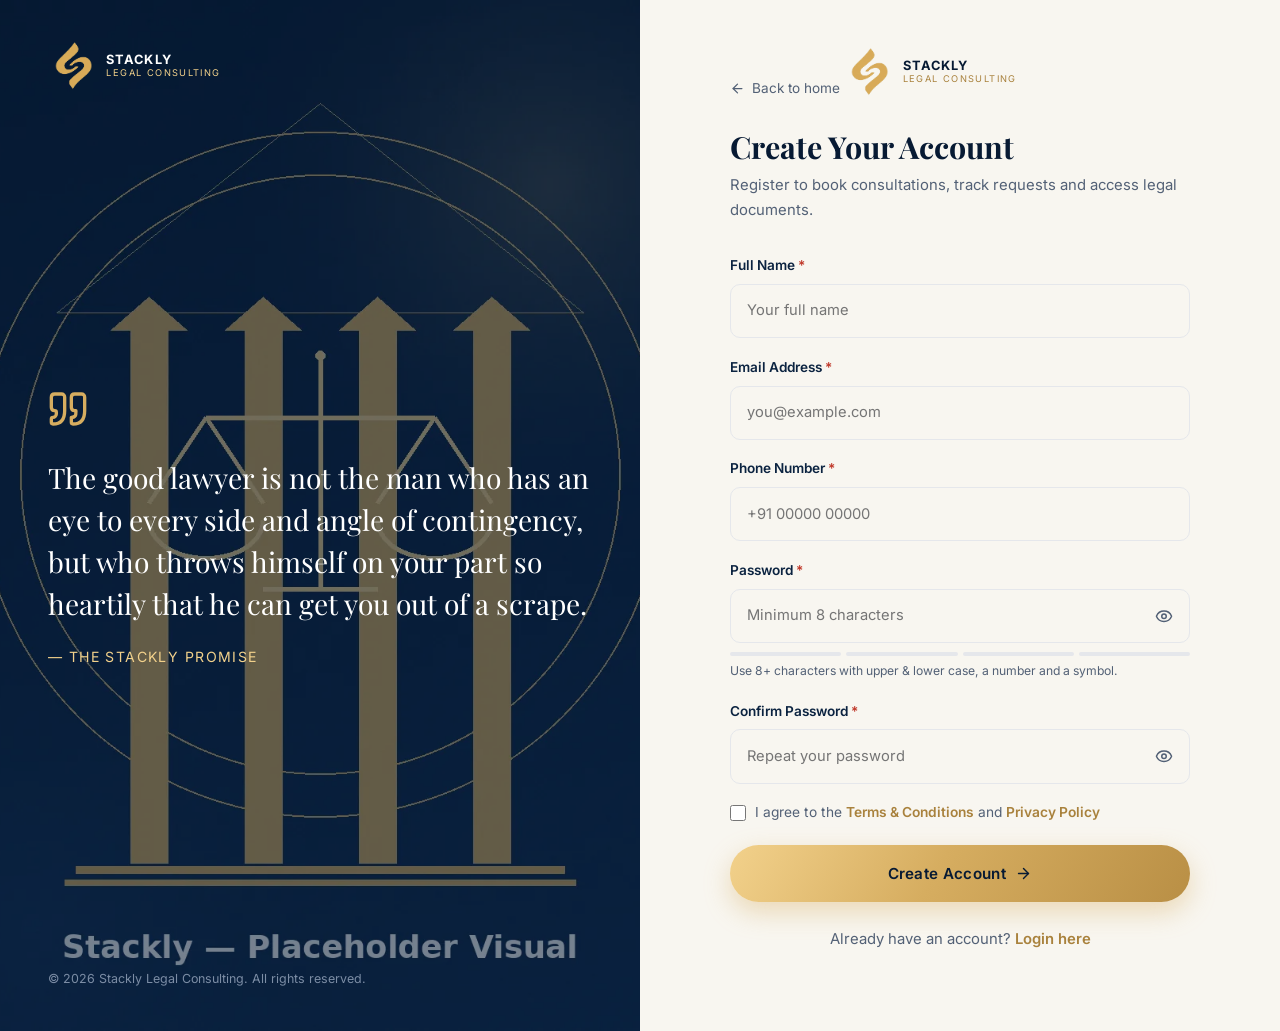
<file: register.html>
<!DOCTYPE html>
<html lang="en">
<head>
<meta charset="UTF-8">
<meta name="viewport" content="width=device-width, initial-scale=1.0">
<title>Register | Stackly Legal Consulting</title>
<meta name="description" content="Create your Stackly Legal Consulting account.">
<meta property="og:title" content="Register | Stackly Legal Consulting">
<meta property="og:description" content="Create your Stackly Legal Consulting account.">
<meta property="og:type" content="website">
<link rel="icon" type="image/svg+xml" href="assets/svg/logo-icon.svg">
<link rel="preconnect" href="https://fonts.googleapis.com"><link rel="preconnect" href="https://fonts.gstatic.com" crossorigin><link href="https://fonts.googleapis.com/css2?family=Playfair+Display:wght@500;600;700;800&family=Inter:wght@400;500;600;700&display=swap" rel="stylesheet">
<link rel="stylesheet" href="https://unpkg.com/aos@2.3.1/dist/aos.css">
<link rel="stylesheet" href="assets/css/style.css">
<link rel="stylesheet" href="assets/css/responsive.css">
<link rel="stylesheet" href="assets/css/animations.css">
<link rel="stylesheet" href="assets/css/auth.css">
</head>
<body class="auth-body">
<svg xmlns="http://www.w3.org/2000/svg" style="display:none" aria-hidden="true">
  <symbol id="icon-scale" viewBox="0 0 24 24"><path d="m16 16 3-8 3 8c-.87.65-1.92 1-3 1s-2.13-.35-3-1Z"/><path d="m2 16 3-8 3 8c-.87.65-1.92 1-3 1s-2.13-.35-3-1Z"/><path d="M7 21h10"/><path d="M12 3v18"/><path d="M3 7h2c2 0 5-1 7-2 2 1 5 2 7 2h2"/></symbol>
  <symbol id="icon-landmark" viewBox="0 0 24 24"><line x1="3" x2="21" y1="22" y2="22"/><line x1="6" x2="6" y1="18" y2="11"/><line x1="10" x2="10" y1="18" y2="11"/><line x1="14" x2="14" y1="18" y2="11"/><line x1="18" x2="18" y1="18" y2="11"/><polygon points="12 2 20 7 4 7"/></symbol>
  <symbol id="icon-gavel" viewBox="0 0 24 24"><path d="m14 13-8.5 8.5a2.12 2.12 0 1 1-3-3L11 10"/><path d="m16 16 6-6"/><path d="m8 8 6-6"/><path d="m9 7 8 8"/><path d="m21 11-8-8"/></symbol>
  <symbol id="icon-shield" viewBox="0 0 24 24"><path d="M20 13c0 5-3.5 7.5-7.66 8.95a1 1 0 0 1-.67-.01C7.5 20.5 4 18 4 13V6a1 1 0 0 1 1-1c2 0 4.5-1.2 6.24-2.72a1.17 1.17 0 0 1 1.52 0C14.51 3.81 17 5 19 5a1 1 0 0 1 1 1z"/><path d="m9 12 2 2 4-4"/></symbol>
  <symbol id="icon-users" viewBox="0 0 24 24"><path d="M16 21v-2a4 4 0 0 0-4-4H6a4 4 0 0 0-4 4v2"/><circle cx="9" cy="7" r="4"/><path d="M22 21v-2a4 4 0 0 0-3-3.87"/><path d="M16 3.13a4 4 0 0 1 0 7.75"/></symbol>
  <symbol id="icon-briefcase" viewBox="0 0 24 24"><path d="M16 20V4a2 2 0 0 0-2-2h-4a2 2 0 0 0-2 2v16"/><rect width="20" height="14" x="2" y="6" rx="2"/></symbol>
  <symbol id="icon-home" viewBox="0 0 24 24"><path d="m3 9 9-7 9 7v11a2 2 0 0 1-2 2H5a2 2 0 0 1-2-2z"/><polyline points="9 22 9 12 15 12 15 22"/></symbol>
  <symbol id="icon-file" viewBox="0 0 24 24"><path d="M15 2H6a2 2 0 0 0-2 2v16a2 2 0 0 0 2 2h12a2 2 0 0 0 2-2V7z"/><path d="M14 2v4a2 2 0 0 0 2 2h4"/><path d="M10 9H8"/><path d="M16 13H8"/><path d="M16 17H8"/></symbol>
  <symbol id="icon-bulb" viewBox="0 0 24 24"><path d="M15 14c.2-1 .7-1.7 1.5-2.5 1-.9 1.5-2.2 1.5-3.5A6 6 0 0 0 6 8c0 1 .2 2.2 1.5 3.5.7.7 1.3 1.5 1.5 2.5"/><path d="M9 18h6"/><path d="M10 22h4"/></symbol>
  <symbol id="icon-trend" viewBox="0 0 24 24"><polyline points="22 7 13.5 15.5 8.5 10.5 2 17"/><polyline points="16 7 22 7 22 13"/></symbol>
  <symbol id="icon-phone" viewBox="0 0 24 24"><path d="M22 16.92v3a2 2 0 0 1-2.18 2 19.79 19.79 0 0 1-8.63-3.07 19.5 19.5 0 0 1-6-6 19.79 19.79 0 0 1-3.07-8.67A2 2 0 0 1 4.11 2h3a2 2 0 0 1 2 1.72c.13.96.36 1.9.7 2.81a2 2 0 0 1-.45 2.11L8.09 9.91a16 16 0 0 0 6 6l1.27-1.27a2 2 0 0 1 2.11-.45c.91.34 1.85.57 2.81.7A2 2 0 0 1 22 16.92z"/></symbol>
  <symbol id="icon-mail" viewBox="0 0 24 24"><rect width="20" height="16" x="2" y="4" rx="2"/><path d="m22 7-8.97 5.7a1.94 1.94 0 0 1-2.06 0L2 7"/></symbol>
  <symbol id="icon-pin" viewBox="0 0 24 24"><path d="M20 10c0 6-8 12-8 12s-8-6-8-12a8 8 0 0 1 16 0Z"/><circle cx="12" cy="10" r="3"/></symbol>
  <symbol id="icon-clock" viewBox="0 0 24 24"><circle cx="12" cy="12" r="10"/><polyline points="12 6 12 12 16 14"/></symbol>
  <symbol id="icon-star" viewBox="0 0 24 24"><polygon points="12 2 15.09 8.26 22 9.27 17 14.14 18.18 21.02 12 17.77 5.82 21.02 7 14.14 2 9.27 8.91 8.26 12 2"/></symbol>
  <symbol id="icon-check" viewBox="0 0 24 24"><polyline points="20 6 9 17 4 12"/></symbol>
  <symbol id="icon-arrow" viewBox="0 0 24 24"><path d="M5 12h14"/><path d="m12 5 7 7-7 7"/></symbol>
  <symbol id="icon-quote" viewBox="0 0 24 24"><path d="M3 21c3 0 7-1 7-8V5c0-1.25-.756-2.017-2-2H4c-1.25 0-2 .75-2 1.972V11c0 1.25.75 2 2 2 1 0 1 0 1 1v1c0 1-1 2-2 2s-1 .008-1 1.031V20c0 1 0 1 1 1z"/><path d="M15 21c3 0 7-1 7-8V5c0-1.25-.757-2.017-2-2h-4c-1.25 0-2 .75-2 1.972V11c0 1.25.75 2 2 2h.75c0 2.25.25 4-2.75 4v3c0 1 0 1 1 1z"/></symbol>
  <symbol id="icon-linkedin" viewBox="0 0 24 24"><path d="M16 8a6 6 0 0 1 6 6v7h-4v-7a2 2 0 0 0-2-2 2 2 0 0 0-2 2v7h-4v-7a6 6 0 0 1 6-6z"/><rect width="4" height="12" x="2" y="9"/><circle cx="4" cy="4" r="2"/></symbol>
  <symbol id="icon-twitter" viewBox="0 0 24 24"><path d="M22 4s-.7 2.1-2 3.4c1.6 10-9.4 17.3-18 11.6 2.2.1 4.4-.6 6-2C3 15.5.5 9.6 3 5c2.2 2.6 5.6 4.1 9 4-.9-4.2 4-6.6 7-3.8 1.1 0 3-1.2 3-1.2z"/></symbol>
  <symbol id="icon-facebook" viewBox="0 0 24 24"><path d="M18 2h-3a5 5 0 0 0-5 5v3H7v4h3v8h4v-8h3l1-4h-4V7a1 1 0 0 1 1-1h3z"/></symbol>
  <symbol id="icon-instagram" viewBox="0 0 24 24"><rect width="20" height="20" x="2" y="2" rx="5"/><path d="M16 11.37A4 4 0 1 1 12.63 8 4 4 0 0 1 16 11.37z"/><line x1="17.5" x2="17.51" y1="6.5" y2="6.5"/></symbol>
  <symbol id="icon-menu" viewBox="0 0 24 24"><line x1="4" x2="20" y1="6" y2="6"/><line x1="4" x2="20" y1="12" y2="12"/><line x1="4" x2="20" y1="18" y2="18"/></symbol>
  <symbol id="icon-close" viewBox="0 0 24 24"><path d="M18 6 6 18"/><path d="m6 6 12 12"/></symbol>
  <symbol id="icon-search" viewBox="0 0 24 24"><circle cx="11" cy="11" r="8"/><path d="m21 21-4.3-4.3"/></symbol>
  <symbol id="icon-chevron" viewBox="0 0 24 24"><path d="m6 9 6 6 6-6"/></symbol>
  <symbol id="icon-calendar" viewBox="0 0 24 24"><path d="M8 2v4"/><path d="M16 2v4"/><rect width="18" height="18" x="3" y="4" rx="2"/><path d="M3 10h18"/></symbol>
  <symbol id="icon-lock" viewBox="0 0 24 24"><rect width="18" height="11" x="3" y="11" rx="2"/><path d="M7 11V7a5 5 0 0 1 10 0v4"/></symbol>
  <symbol id="icon-eye" viewBox="0 0 24 24"><path d="M2.062 12.348a1 1 0 0 1 0-.696 10.75 10.75 0 0 1 19.876 0 1 1 0 0 1 0 .696 10.75 10.75 0 0 1-19.876 0"/><circle cx="12" cy="12" r="3"/></symbol>
  <symbol id="icon-eyeoff" viewBox="0 0 24 24"><path d="M10.733 5.076a10.744 10.744 0 0 1 11.205 6.575 1 1 0 0 1 0 .696 10.747 10.747 0 0 1-1.444 2.49"/><path d="M14.084 14.158a3 3 0 0 1-4.242-4.242"/><path d="M17.479 17.499a10.75 10.75 0 0 1-15.417-5.151 1 1 0 0 1 0-.696 10.75 10.75 0 0 1 4.446-5.143"/><path d="m2 2 20 20"/></symbol>
  <symbol id="icon-filter" viewBox="0 0 24 24"><polygon points="22 3 2 3 10 12.46 10 19 14 21 14 12.46 22 3"/></symbol>
  <symbol id="icon-bell" viewBox="0 0 24 24"><path d="M10.268 21a2 2 0 0 0 3.464 0"/><path d="M3.262 15.326A1 1 0 0 0 4 17h16a1 1 0 0 0 .74-1.673C19.41 13.956 18 12.499 18 8A6 6 0 0 0 6 8c0 4.499-1.411 5.956-2.738 7.326"/></symbol>
  <symbol id="icon-logout" viewBox="0 0 24 24"><path d="M9 21H5a2 2 0 0 1-2-2V5a2 2 0 0 1 2-2h4"/><polyline points="16 17 21 12 16 7"/><line x1="21" x2="9" y1="12" y2="12"/></symbol>
  <symbol id="icon-edit" viewBox="0 0 24 24"><path d="M17 3a2.85 2.83 0 1 1 4 4L7.5 20.5 2 22l1.5-5.5Z"/></symbol>
  <symbol id="icon-trash" viewBox="0 0 24 24"><path d="M3 6h18"/><path d="M19 6v14a2 2 0 0 1-2 2H7a2 2 0 0 1-2-2V6"/><path d="M8 6V4a2 2 0 0 1 2-2h4a2 2 0 0 1 2 2v2"/></symbol>
  <symbol id="icon-plus" viewBox="0 0 24 24"><path d="M5 12h14"/><path d="M12 5v14"/></symbol>
  <symbol id="icon-download" viewBox="0 0 24 24"><path d="M21 15v4a2 2 0 0 1-2 2H5a2 2 0 0 1-2-2v-4"/><polyline points="7 10 12 15 17 10"/><line x1="12" x2="12" y1="15" y2="3"/></symbol>
  <symbol id="icon-message" viewBox="0 0 24 24"><path d="M21 15a2 2 0 0 1-2 2H7l-4 4V5a2 2 0 0 1 2-2h14a2 2 0 0 1 2 2z"/></symbol>
  <symbol id="icon-settings" viewBox="0 0 24 24"><path d="M12.22 2h-.44a2 2 0 0 0-2 2v.18a2 2 0 0 1-1 1.73l-.43.25a2 2 0 0 1-2 0l-.15-.08a2 2 0 0 0-2.73.73l-.22.38a2 2 0 0 0 .73 2.73l.15.1a2 2 0 0 1 1 1.72v.51a2 2 0 0 1-1 1.74l-.15.09a2 2 0 0 0-.73 2.73l.22.38a2 2 0 0 0 2.73.73l.15-.08a2 2 0 0 1 2 0l.43.25a2 2 0 0 1 1 1.73V20a2 2 0 0 0 2 2h.44a2 2 0 0 0 2-2v-.18a2 2 0 0 1 1-1.73l.43-.25a2 2 0 0 1 2 0l.15.08a2 2 0 0 0 2.73-.73l.22-.39a2 2 0 0 0-.73-2.73l-.15-.08a2 2 0 0 1-1-1.74v-.5a2 2 0 0 1 1-1.74l.15-.09a2 2 0 0 0 .73-2.73l-.22-.38a2 2 0 0 0-2.73-.73l-.15.08a2 2 0 0 1-2 0l-.43-.25a2 2 0 0 1-1-1.73V4a2 2 0 0 0-2-2z"/><circle cx="12" cy="12" r="3"/></symbol>
  <symbol id="icon-grid" viewBox="0 0 24 24"><rect width="7" height="9" x="3" y="3" rx="1"/><rect width="7" height="5" x="14" y="3" rx="1"/><rect width="7" height="9" x="14" y="12" rx="1"/><rect width="7" height="5" x="3" y="16" rx="1"/></symbol>
  <symbol id="icon-folder" viewBox="0 0 24 24"><path d="M20 20a2 2 0 0 0 2-2V8a2 2 0 0 0-2-2h-7.9a2 2 0 0 1-1.69-.9L9.6 3.9A2 2 0 0 0 7.93 3H4a2 2 0 0 0-2 2v13a2 2 0 0 0 2 2Z"/></symbol>
  <symbol id="icon-card" viewBox="0 0 24 24"><rect width="20" height="14" x="2" y="5" rx="2"/><line x1="2" x2="22" y1="10" y2="10"/></symbol>
  <symbol id="icon-globe" viewBox="0 0 24 24"><circle cx="12" cy="12" r="10"/><path d="M12 2a14.5 14.5 0 0 0 0 20 14.5 14.5 0 0 0 0-20"/><path d="M2 12h20"/></symbol>
  <symbol id="icon-target" viewBox="0 0 24 24"><circle cx="12" cy="12" r="10"/><circle cx="12" cy="12" r="6"/><circle cx="12" cy="12" r="2"/></symbol>
  <symbol id="icon-heart" viewBox="0 0 24 24"><path d="M19 14c1.49-1.46 3-3.21 3-5.5A5.5 5.5 0 0 0 16.5 3c-1.76 0-3 .5-4.5 2-1.5-1.5-2.74-2-4.5-2A5.5 5.5 0 0 0 2 8.5c0 2.3 1.5 4.05 3 5.5l7 7Z"/></symbol>
  <symbol id="icon-award" viewBox="0 0 24 24"><circle cx="12" cy="8" r="6"/><path d="M15.477 12.89 17 22l-5-3-5 3 1.523-9.11"/></symbol>
</svg>
<div class="auth-wrap">
  <aside class="auth-visual">
    <img class="bg" src="assets/img/ui/auth-side.webp" alt="">
    <a class="header-logo" href="index.html"><img src="assets/img/logo.webp" alt="" width="48"><span class="brand-wordmark"><strong>STACKLY</strong><small>LEGAL CONSULTING</small></span></a>
    <div class="auth-quote">
      <svg class="icon"><use href="#icon-quote"></use></svg>
      <blockquote>The good lawyer is not the man who has an eye to every side and angle of contingency, but who throws himself on your part so heartily that he can get you out of a scrape.</blockquote>
      <cite>— THE STACKLY PROMISE</cite>
    </div>
    <p style="font-size:.78rem;color:#7C8DA5">© <span data-year>2026</span> Stackly Legal Consulting. All rights reserved.</p>
  </aside>
  <main class="auth-panel">
    <div class="auth-card">
      
      <a class="auth-back" href="index.html"><svg class="icon"><use href="#icon-arrow"></use></svg>Back to home</a>
      <div class="header-logo"><img src="assets/img/logo.webp" alt="" width="48"><span class="brand-wordmark"><strong>STACKLY</strong><small>LEGAL CONSULTING</small></span></div>
      <h1>Create Your Account</h1>
      <p>Register to book consultations, track requests and access legal documents.</p>
      <form id="registerForm" novalidate>
        <div class="field"><label for="reg-name">Full Name <span class="req">*</span></label><input id="reg-name" type="text" autocomplete="name" placeholder="Your full name"><span class="err-msg"></span></div>
        <div class="field"><label for="reg-email">Email Address <span class="req">*</span></label><input id="reg-email" type="email" autocomplete="email" placeholder="you@example.com"><span class="err-msg"></span></div>
        <div class="field"><label for="reg-phone">Phone Number <span class="req">*</span></label><input id="reg-phone" type="tel" autocomplete="tel" placeholder="+91 00000 00000"><span class="err-msg"></span></div>
        <div class="field"><label for="reg-password">Password <span class="req">*</span></label>
          <div class="pw-wrap"><input id="reg-password" type="password" autocomplete="new-password" placeholder="Minimum 8 characters"><button type="button" class="pw-toggle" data-pw-toggle="reg-password" aria-label="Show password"><svg class="icon"><use href="#icon-eye"></use></svg></button></div>
          <div class="pw-meter" id="pwMeter" data-level="0"><i></i><i></i><i></i><i></i></div>
          <p class="pw-hint">Use 8+ characters with upper &amp; lower case, a number and a symbol.</p>
          <span class="err-msg"></span></div>
        <div class="field"><label for="reg-password2">Confirm Password <span class="req">*</span></label>
          <div class="pw-wrap"><input id="reg-password2" type="password" autocomplete="new-password" placeholder="Repeat your password"><button type="button" class="pw-toggle" data-pw-toggle="reg-password2" aria-label="Show password"><svg class="icon"><use href="#icon-eye"></use></svg></button></div>
          <span class="err-msg"></span></div>
        <label class="checkbox" style="margin-bottom:1.3rem"><input type="checkbox" id="reg-terms"><span>I agree to the <a href="#" style="color:var(--gold-dark);font-weight:600">Terms &amp; Conditions</a> and <a href="#" style="color:var(--gold-dark);font-weight:600">Privacy Policy</a></span></label>
        <button class="btn btn-gold" type="submit" style="width:100%">Create Account <svg class="icon"><use href="#icon-arrow"></use></svg></button>
        <div class="form-status" id="authStatus" role="status" aria-live="polite"></div>
      </form>
      <p class="auth-switch">Already have an account? <a href="login.html">Login here</a></p>
      
    </div>
  </main>
</div>
<script src="https://cdnjs.cloudflare.com/ajax/libs/gsap/3.12.5/gsap.min.js"></script><script src="https://unpkg.com/aos@2.3.1/dist/aos.js"></script>
<script src="assets/js/animations.js"></script>
<script src="assets/js/main.js"></script>
<script src="assets/js/auth.js"></script>
</body>
</html>
</file>
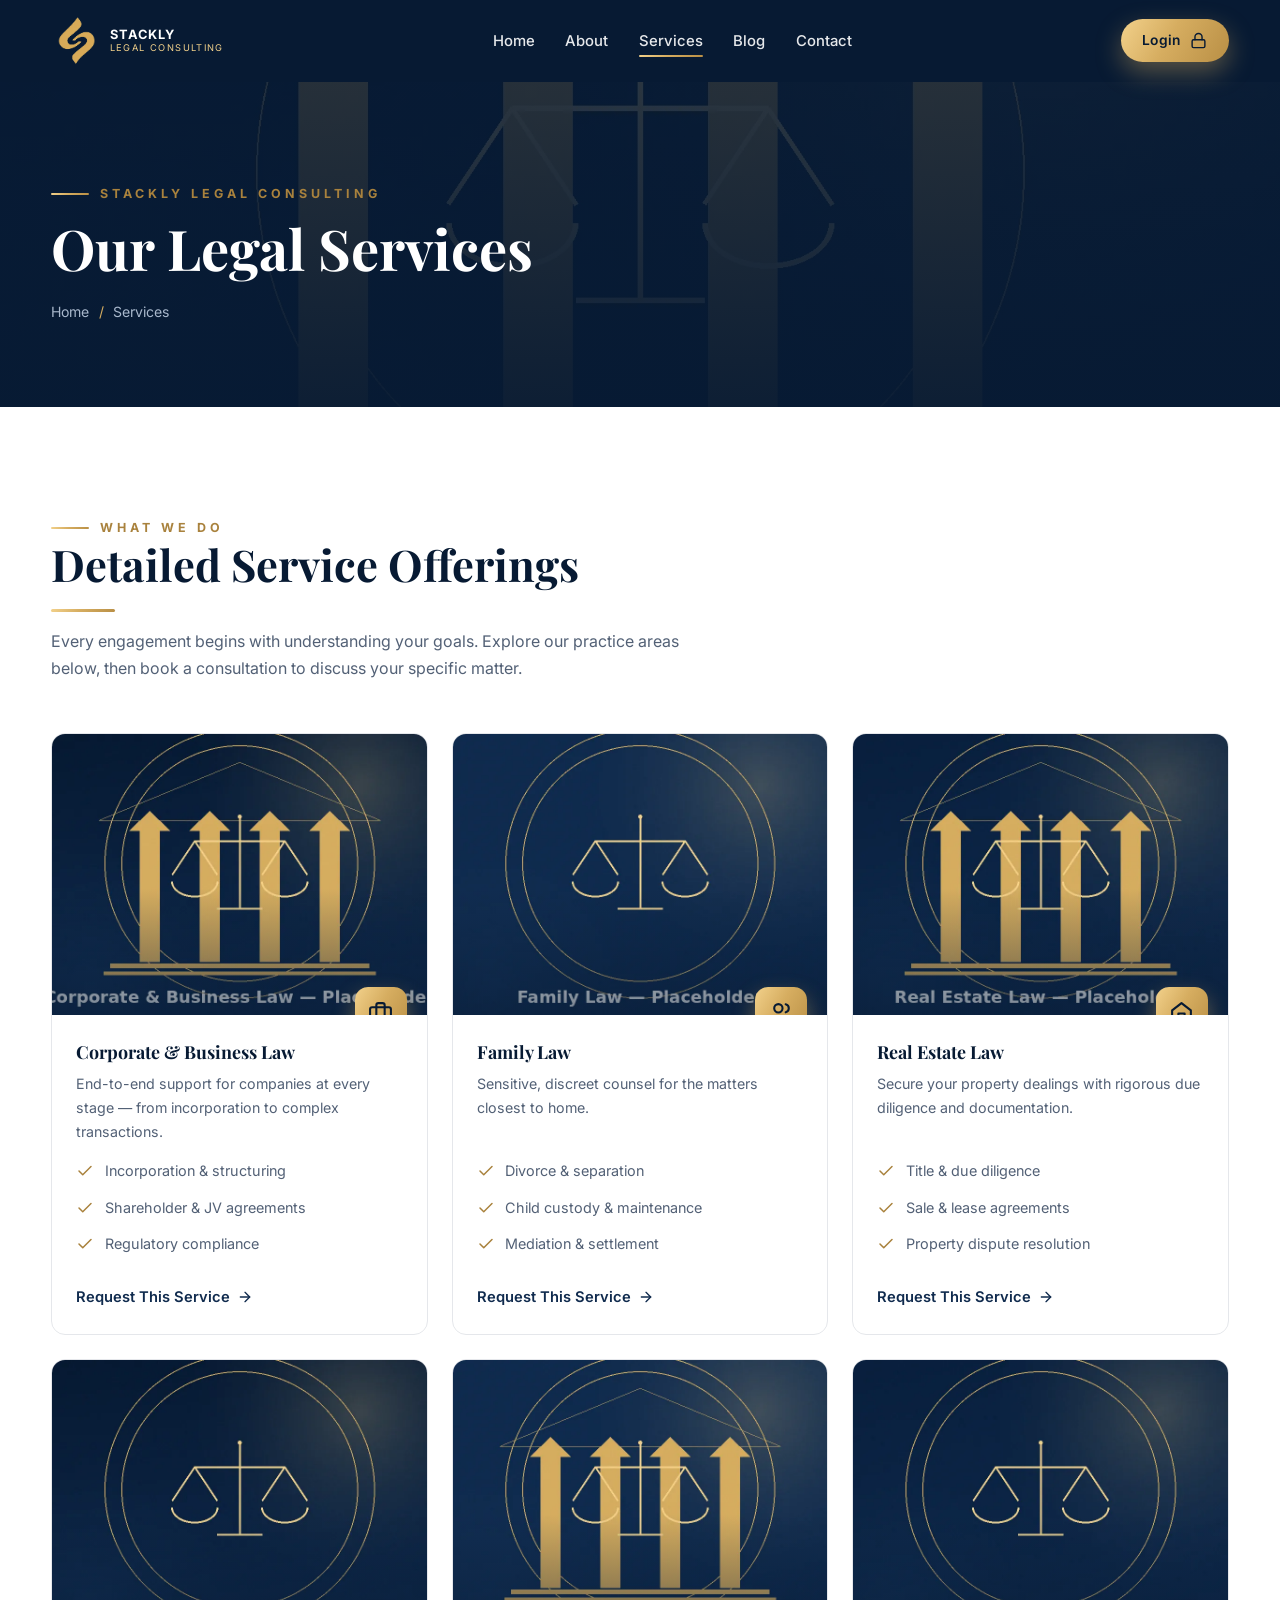
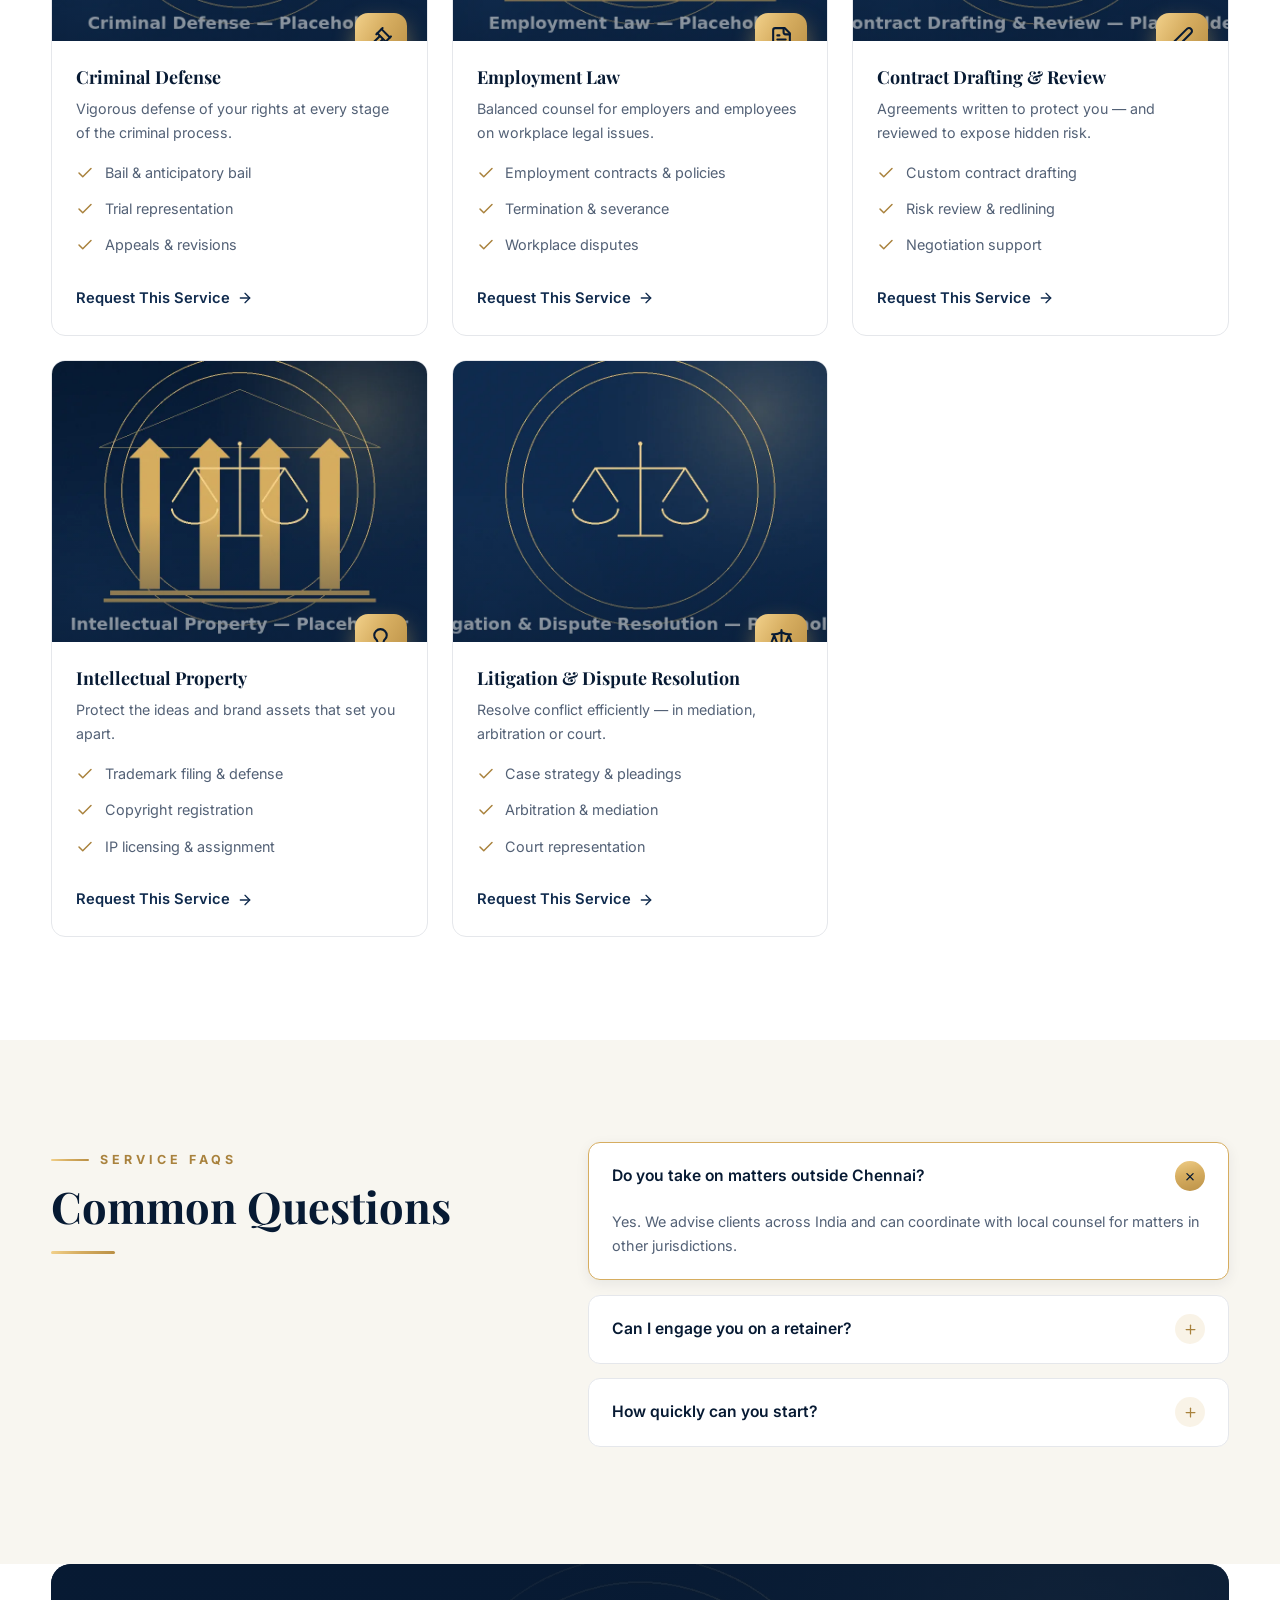
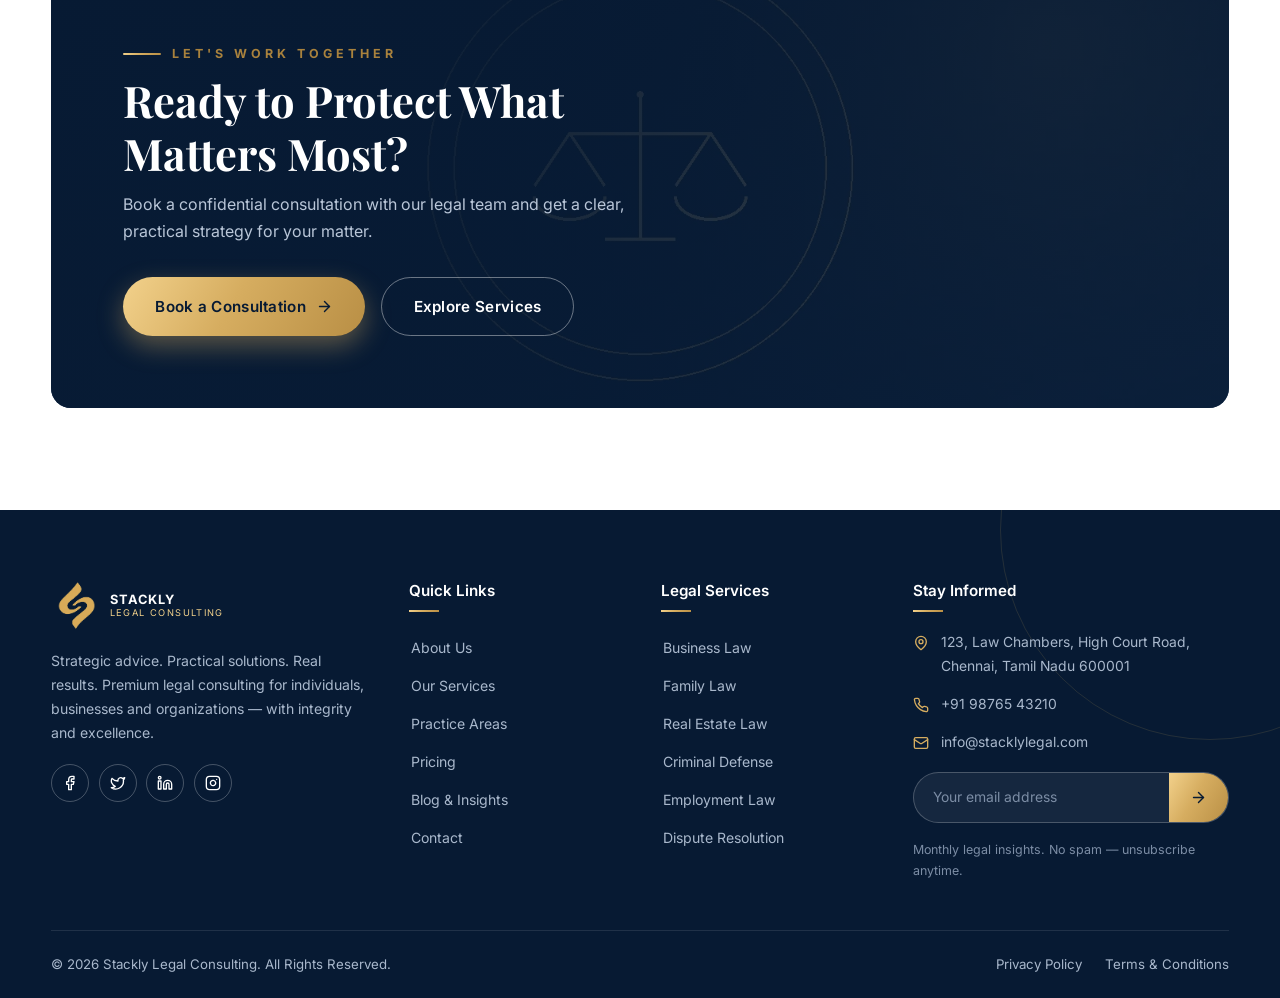
<file: services.html>
<!DOCTYPE html>
<html lang="en">
<head>
<meta charset="UTF-8">
<meta name="viewport" content="width=device-width, initial-scale=1.0">
<title>Legal Services | Stackly Legal Consulting</title>
<meta name="description" content="Explore Stackly's legal services: corporate law, family law, real estate, criminal defense, employment, contracts, IP and dispute resolution.">
<meta property="og:title" content="Legal Services | Stackly Legal Consulting">
<meta property="og:description" content="Explore Stackly's legal services: corporate law, family law, real estate, criminal defense, employment, contracts, IP and dispute resolution.">
<meta property="og:type" content="website">
<link rel="icon" type="image/svg+xml" href="assets/svg/logo-icon.svg">
<link rel="preconnect" href="https://fonts.googleapis.com"><link rel="preconnect" href="https://fonts.gstatic.com" crossorigin><link href="https://fonts.googleapis.com/css2?family=Playfair+Display:wght@500;600;700;800&family=Inter:wght@400;500;600;700&display=swap" rel="stylesheet">
<link rel="stylesheet" href="https://unpkg.com/aos@2.3.1/dist/aos.css">
<link rel="stylesheet" href="assets/css/style.css">
<link rel="stylesheet" href="assets/css/responsive.css">
<link rel="stylesheet" href="assets/css/animations.css">

</head><body>
<svg xmlns="http://www.w3.org/2000/svg" style="display:none" aria-hidden="true">
  <symbol id="icon-scale" viewBox="0 0 24 24"><path d="m16 16 3-8 3 8c-.87.65-1.92 1-3 1s-2.13-.35-3-1Z"/><path d="m2 16 3-8 3 8c-.87.65-1.92 1-3 1s-2.13-.35-3-1Z"/><path d="M7 21h10"/><path d="M12 3v18"/><path d="M3 7h2c2 0 5-1 7-2 2 1 5 2 7 2h2"/></symbol>
  <symbol id="icon-landmark" viewBox="0 0 24 24"><line x1="3" x2="21" y1="22" y2="22"/><line x1="6" x2="6" y1="18" y2="11"/><line x1="10" x2="10" y1="18" y2="11"/><line x1="14" x2="14" y1="18" y2="11"/><line x1="18" x2="18" y1="18" y2="11"/><polygon points="12 2 20 7 4 7"/></symbol>
  <symbol id="icon-gavel" viewBox="0 0 24 24"><path d="m14 13-8.5 8.5a2.12 2.12 0 1 1-3-3L11 10"/><path d="m16 16 6-6"/><path d="m8 8 6-6"/><path d="m9 7 8 8"/><path d="m21 11-8-8"/></symbol>
  <symbol id="icon-shield" viewBox="0 0 24 24"><path d="M20 13c0 5-3.5 7.5-7.66 8.95a1 1 0 0 1-.67-.01C7.5 20.5 4 18 4 13V6a1 1 0 0 1 1-1c2 0 4.5-1.2 6.24-2.72a1.17 1.17 0 0 1 1.52 0C14.51 3.81 17 5 19 5a1 1 0 0 1 1 1z"/><path d="m9 12 2 2 4-4"/></symbol>
  <symbol id="icon-users" viewBox="0 0 24 24"><path d="M16 21v-2a4 4 0 0 0-4-4H6a4 4 0 0 0-4 4v2"/><circle cx="9" cy="7" r="4"/><path d="M22 21v-2a4 4 0 0 0-3-3.87"/><path d="M16 3.13a4 4 0 0 1 0 7.75"/></symbol>
  <symbol id="icon-briefcase" viewBox="0 0 24 24"><path d="M16 20V4a2 2 0 0 0-2-2h-4a2 2 0 0 0-2 2v16"/><rect width="20" height="14" x="2" y="6" rx="2"/></symbol>
  <symbol id="icon-home" viewBox="0 0 24 24"><path d="m3 9 9-7 9 7v11a2 2 0 0 1-2 2H5a2 2 0 0 1-2-2z"/><polyline points="9 22 9 12 15 12 15 22"/></symbol>
  <symbol id="icon-file" viewBox="0 0 24 24"><path d="M15 2H6a2 2 0 0 0-2 2v16a2 2 0 0 0 2 2h12a2 2 0 0 0 2-2V7z"/><path d="M14 2v4a2 2 0 0 0 2 2h4"/><path d="M10 9H8"/><path d="M16 13H8"/><path d="M16 17H8"/></symbol>
  <symbol id="icon-bulb" viewBox="0 0 24 24"><path d="M15 14c.2-1 .7-1.7 1.5-2.5 1-.9 1.5-2.2 1.5-3.5A6 6 0 0 0 6 8c0 1 .2 2.2 1.5 3.5.7.7 1.3 1.5 1.5 2.5"/><path d="M9 18h6"/><path d="M10 22h4"/></symbol>
  <symbol id="icon-trend" viewBox="0 0 24 24"><polyline points="22 7 13.5 15.5 8.5 10.5 2 17"/><polyline points="16 7 22 7 22 13"/></symbol>
  <symbol id="icon-phone" viewBox="0 0 24 24"><path d="M22 16.92v3a2 2 0 0 1-2.18 2 19.79 19.79 0 0 1-8.63-3.07 19.5 19.5 0 0 1-6-6 19.79 19.79 0 0 1-3.07-8.67A2 2 0 0 1 4.11 2h3a2 2 0 0 1 2 1.72c.13.96.36 1.9.7 2.81a2 2 0 0 1-.45 2.11L8.09 9.91a16 16 0 0 0 6 6l1.27-1.27a2 2 0 0 1 2.11-.45c.91.34 1.85.57 2.81.7A2 2 0 0 1 22 16.92z"/></symbol>
  <symbol id="icon-mail" viewBox="0 0 24 24"><rect width="20" height="16" x="2" y="4" rx="2"/><path d="m22 7-8.97 5.7a1.94 1.94 0 0 1-2.06 0L2 7"/></symbol>
  <symbol id="icon-pin" viewBox="0 0 24 24"><path d="M20 10c0 6-8 12-8 12s-8-6-8-12a8 8 0 0 1 16 0Z"/><circle cx="12" cy="10" r="3"/></symbol>
  <symbol id="icon-clock" viewBox="0 0 24 24"><circle cx="12" cy="12" r="10"/><polyline points="12 6 12 12 16 14"/></symbol>
  <symbol id="icon-star" viewBox="0 0 24 24"><polygon points="12 2 15.09 8.26 22 9.27 17 14.14 18.18 21.02 12 17.77 5.82 21.02 7 14.14 2 9.27 8.91 8.26 12 2"/></symbol>
  <symbol id="icon-check" viewBox="0 0 24 24"><polyline points="20 6 9 17 4 12"/></symbol>
  <symbol id="icon-arrow" viewBox="0 0 24 24"><path d="M5 12h14"/><path d="m12 5 7 7-7 7"/></symbol>
  <symbol id="icon-quote" viewBox="0 0 24 24"><path d="M3 21c3 0 7-1 7-8V5c0-1.25-.756-2.017-2-2H4c-1.25 0-2 .75-2 1.972V11c0 1.25.75 2 2 2 1 0 1 0 1 1v1c0 1-1 2-2 2s-1 .008-1 1.031V20c0 1 0 1 1 1z"/><path d="M15 21c3 0 7-1 7-8V5c0-1.25-.757-2.017-2-2h-4c-1.25 0-2 .75-2 1.972V11c0 1.25.75 2 2 2h.75c0 2.25.25 4-2.75 4v3c0 1 0 1 1 1z"/></symbol>
  <symbol id="icon-linkedin" viewBox="0 0 24 24"><path d="M16 8a6 6 0 0 1 6 6v7h-4v-7a2 2 0 0 0-2-2 2 2 0 0 0-2 2v7h-4v-7a6 6 0 0 1 6-6z"/><rect width="4" height="12" x="2" y="9"/><circle cx="4" cy="4" r="2"/></symbol>
  <symbol id="icon-twitter" viewBox="0 0 24 24"><path d="M22 4s-.7 2.1-2 3.4c1.6 10-9.4 17.3-18 11.6 2.2.1 4.4-.6 6-2C3 15.5.5 9.6 3 5c2.2 2.6 5.6 4.1 9 4-.9-4.2 4-6.6 7-3.8 1.1 0 3-1.2 3-1.2z"/></symbol>
  <symbol id="icon-facebook" viewBox="0 0 24 24"><path d="M18 2h-3a5 5 0 0 0-5 5v3H7v4h3v8h4v-8h3l1-4h-4V7a1 1 0 0 1 1-1h3z"/></symbol>
  <symbol id="icon-instagram" viewBox="0 0 24 24"><rect width="20" height="20" x="2" y="2" rx="5"/><path d="M16 11.37A4 4 0 1 1 12.63 8 4 4 0 0 1 16 11.37z"/><line x1="17.5" x2="17.51" y1="6.5" y2="6.5"/></symbol>
  <symbol id="icon-menu" viewBox="0 0 24 24"><line x1="4" x2="20" y1="6" y2="6"/><line x1="4" x2="20" y1="12" y2="12"/><line x1="4" x2="20" y1="18" y2="18"/></symbol>
  <symbol id="icon-close" viewBox="0 0 24 24"><path d="M18 6 6 18"/><path d="m6 6 12 12"/></symbol>
  <symbol id="icon-search" viewBox="0 0 24 24"><circle cx="11" cy="11" r="8"/><path d="m21 21-4.3-4.3"/></symbol>
  <symbol id="icon-chevron" viewBox="0 0 24 24"><path d="m6 9 6 6 6-6"/></symbol>
  <symbol id="icon-calendar" viewBox="0 0 24 24"><path d="M8 2v4"/><path d="M16 2v4"/><rect width="18" height="18" x="3" y="4" rx="2"/><path d="M3 10h18"/></symbol>
  <symbol id="icon-lock" viewBox="0 0 24 24"><rect width="18" height="11" x="3" y="11" rx="2"/><path d="M7 11V7a5 5 0 0 1 10 0v4"/></symbol>
  <symbol id="icon-eye" viewBox="0 0 24 24"><path d="M2.062 12.348a1 1 0 0 1 0-.696 10.75 10.75 0 0 1 19.876 0 1 1 0 0 1 0 .696 10.75 10.75 0 0 1-19.876 0"/><circle cx="12" cy="12" r="3"/></symbol>
  <symbol id="icon-eyeoff" viewBox="0 0 24 24"><path d="M10.733 5.076a10.744 10.744 0 0 1 11.205 6.575 1 1 0 0 1 0 .696 10.747 10.747 0 0 1-1.444 2.49"/><path d="M14.084 14.158a3 3 0 0 1-4.242-4.242"/><path d="M17.479 17.499a10.75 10.75 0 0 1-15.417-5.151 1 1 0 0 1 0-.696 10.75 10.75 0 0 1 4.446-5.143"/><path d="m2 2 20 20"/></symbol>
  <symbol id="icon-filter" viewBox="0 0 24 24"><polygon points="22 3 2 3 10 12.46 10 19 14 21 14 12.46 22 3"/></symbol>
  <symbol id="icon-bell" viewBox="0 0 24 24"><path d="M10.268 21a2 2 0 0 0 3.464 0"/><path d="M3.262 15.326A1 1 0 0 0 4 17h16a1 1 0 0 0 .74-1.673C19.41 13.956 18 12.499 18 8A6 6 0 0 0 6 8c0 4.499-1.411 5.956-2.738 7.326"/></symbol>
  <symbol id="icon-logout" viewBox="0 0 24 24"><path d="M9 21H5a2 2 0 0 1-2-2V5a2 2 0 0 1 2-2h4"/><polyline points="16 17 21 12 16 7"/><line x1="21" x2="9" y1="12" y2="12"/></symbol>
  <symbol id="icon-edit" viewBox="0 0 24 24"><path d="M17 3a2.85 2.83 0 1 1 4 4L7.5 20.5 2 22l1.5-5.5Z"/></symbol>
  <symbol id="icon-trash" viewBox="0 0 24 24"><path d="M3 6h18"/><path d="M19 6v14a2 2 0 0 1-2 2H7a2 2 0 0 1-2-2V6"/><path d="M8 6V4a2 2 0 0 1 2-2h4a2 2 0 0 1 2 2v2"/></symbol>
  <symbol id="icon-plus" viewBox="0 0 24 24"><path d="M5 12h14"/><path d="M12 5v14"/></symbol>
  <symbol id="icon-download" viewBox="0 0 24 24"><path d="M21 15v4a2 2 0 0 1-2 2H5a2 2 0 0 1-2-2v-4"/><polyline points="7 10 12 15 17 10"/><line x1="12" x2="12" y1="15" y2="3"/></symbol>
  <symbol id="icon-message" viewBox="0 0 24 24"><path d="M21 15a2 2 0 0 1-2 2H7l-4 4V5a2 2 0 0 1 2-2h14a2 2 0 0 1 2 2z"/></symbol>
  <symbol id="icon-settings" viewBox="0 0 24 24"><path d="M12.22 2h-.44a2 2 0 0 0-2 2v.18a2 2 0 0 1-1 1.73l-.43.25a2 2 0 0 1-2 0l-.15-.08a2 2 0 0 0-2.73.73l-.22.38a2 2 0 0 0 .73 2.73l.15.1a2 2 0 0 1 1 1.72v.51a2 2 0 0 1-1 1.74l-.15.09a2 2 0 0 0-.73 2.73l.22.38a2 2 0 0 0 2.73.73l.15-.08a2 2 0 0 1 2 0l.43.25a2 2 0 0 1 1 1.73V20a2 2 0 0 0 2 2h.44a2 2 0 0 0 2-2v-.18a2 2 0 0 1 1-1.73l.43-.25a2 2 0 0 1 2 0l.15.08a2 2 0 0 0 2.73-.73l.22-.39a2 2 0 0 0-.73-2.73l-.15-.08a2 2 0 0 1-1-1.74v-.5a2 2 0 0 1 1-1.74l.15-.09a2 2 0 0 0 .73-2.73l-.22-.38a2 2 0 0 0-2.73-.73l-.15.08a2 2 0 0 1-2 0l-.43-.25a2 2 0 0 1-1-1.73V4a2 2 0 0 0-2-2z"/><circle cx="12" cy="12" r="3"/></symbol>
  <symbol id="icon-grid" viewBox="0 0 24 24"><rect width="7" height="9" x="3" y="3" rx="1"/><rect width="7" height="5" x="14" y="3" rx="1"/><rect width="7" height="9" x="14" y="12" rx="1"/><rect width="7" height="5" x="3" y="16" rx="1"/></symbol>
  <symbol id="icon-folder" viewBox="0 0 24 24"><path d="M20 20a2 2 0 0 0 2-2V8a2 2 0 0 0-2-2h-7.9a2 2 0 0 1-1.69-.9L9.6 3.9A2 2 0 0 0 7.93 3H4a2 2 0 0 0-2 2v13a2 2 0 0 0 2 2Z"/></symbol>
  <symbol id="icon-card" viewBox="0 0 24 24"><rect width="20" height="14" x="2" y="5" rx="2"/><line x1="2" x2="22" y1="10" y2="10"/></symbol>
  <symbol id="icon-globe" viewBox="0 0 24 24"><circle cx="12" cy="12" r="10"/><path d="M12 2a14.5 14.5 0 0 0 0 20 14.5 14.5 0 0 0 0-20"/><path d="M2 12h20"/></symbol>
  <symbol id="icon-target" viewBox="0 0 24 24"><circle cx="12" cy="12" r="10"/><circle cx="12" cy="12" r="6"/><circle cx="12" cy="12" r="2"/></symbol>
  <symbol id="icon-heart" viewBox="0 0 24 24"><path d="M19 14c1.49-1.46 3-3.21 3-5.5A5.5 5.5 0 0 0 16.5 3c-1.76 0-3 .5-4.5 2-1.5-1.5-2.74-2-4.5-2A5.5 5.5 0 0 0 2 8.5c0 2.3 1.5 4.05 3 5.5l7 7Z"/></symbol>
  <symbol id="icon-award" viewBox="0 0 24 24"><circle cx="12" cy="8" r="6"/><path d="M15.477 12.89 17 22l-5-3-5 3 1.523-9.11"/></symbol>
</svg>
<div class="preloader" id="preloader" aria-hidden="true">
  <div class="preloader-logo"><span class="preloader-ring"></span><img src="assets/svg/logo-icon.svg" alt=""></div>
  <div class="preloader-text">Stackly Legal</div>
  <div class="preloader-bar"><i></i></div>
</div>
<header class="header header-solid" id="siteHeader">
  <div class="container">
    <a class="header-logo" href="index.html" aria-label="Stackly Legal Consulting home"><img src="assets/img/logo.webp" alt="" width="48"><span class="brand-wordmark"><strong>STACKLY</strong><small>LEGAL CONSULTING</small></span></a>
    <nav aria-label="Primary"><ul class="nav-desktop"><li><a class="nav-link" data-nav href="index.html">Home</a></li><li><a class="nav-link" data-nav href="about.html">About</a></li><li><a class="nav-link" data-nav href="services.html">Services</a></li><li><a class="nav-link" data-nav href="blog.html">Blog</a></li><li><a class="nav-link" data-nav href="contact.html">Contact</a></li></ul></nav>
    <div class="header-actions">
      <a class="btn btn-gold btn-sm header-login" href="login.html">Login<svg class="icon"><use href="#icon-lock"></use></svg></a>
      <button class="hamburger" id="hamburger" aria-label="Open menu" aria-expanded="false"><svg class="icon"><use href="#icon-menu"></use></svg></button>
    </div>
  </div>
</header>
<div class="mobile-nav" id="mobileNav" aria-label="Mobile navigation">
  <div class="mobile-nav-top">
    <a class="header-logo" href="index.html"><img src="assets/img/logo.webp" alt="" width="48"><span class="brand-wordmark"><strong>STACKLY</strong><small>LEGAL CONSULTING</small></span></a>
    <button class="mobile-close" id="mobileClose" aria-label="Close menu"><svg class="icon"><use href="#icon-close"></use></svg></button>
  </div>
  <nav class="mobile-links"><a href="index.html">Home<svg class="icon"><use href="#icon-arrow"></use></svg></a><a href="about.html">About<svg class="icon"><use href="#icon-arrow"></use></svg></a><a href="services.html">Services<svg class="icon"><use href="#icon-arrow"></use></svg></a><a href="blog.html">Blog<svg class="icon"><use href="#icon-arrow"></use></svg></a><a href="contact.html">Contact<svg class="icon"><use href="#icon-arrow"></use></svg></a><a href="login.html">Login<svg class="icon"><use href="#icon-arrow"></use></svg></a></nav>
</div>

<main>
<section class="page-hero">
  <div class="page-hero-bg"><img src="assets/img/hero/hero-main.webp" alt="" aria-hidden="true"></div>
  <div class="container">
    <span class="eyebrow">Stackly Legal Consulting</span>
    <h1 class="mt-1">Our Legal Services</h1>
    <nav class="breadcrumb" aria-label="Breadcrumb"><a href="index.html">Home</a><span class="sep">/</span><span>Services</span></nav>
  </div>
</section>
  <section class="section">
    <div class="container">
      <div class="section-head">
        <span class="eyebrow">What We Do</span>
        <h2>Detailed Service Offerings</h2>
        <div class="divider-gold"></div>
        <p class="mt-2">Every engagement begins with understanding your goals. Explore our practice areas below, then book a consultation to discuss your specific matter.</p>
      </div>
      <div class="cards-grid">
      <article class="svc-card reveal reveal-d0" data-aos="fade-up" data-aos-delay="0">
        <div class="svc-media"><img src="assets/img/services/corporate-law.webp" alt="Corporate & Business Law" loading="lazy"><span class="svc-ico"><svg class="icon"><use href="#icon-briefcase"></use></svg></span></div>
        <div class="svc-body"><h3>Corporate & Business Law</h3><p>End-to-end support for companies at every stage — from incorporation to complex transactions.</p>
          <ul class="price-feats" style="margin:.4rem 0 .8rem">
            <li><svg class="icon"><use href="#icon-check"></use></svg>Incorporation & structuring</li>
            <li><svg class="icon"><use href="#icon-check"></use></svg>Shareholder & JV agreements</li>
            <li><svg class="icon"><use href="#icon-check"></use></svg>Regulatory compliance</li>
          </ul>
          <a class="link-more" href="contact.html">Request This Service <svg class="icon"><use href="#icon-arrow"></use></svg></a>
        </div>
      </article>
      <article class="svc-card reveal reveal-d1" data-aos="fade-up" data-aos-delay="60">
        <div class="svc-media"><img src="assets/img/services/family-law.webp" alt="Family Law" loading="lazy"><span class="svc-ico"><svg class="icon"><use href="#icon-users"></use></svg></span></div>
        <div class="svc-body"><h3>Family Law</h3><p>Sensitive, discreet counsel for the matters closest to home.</p>
          <ul class="price-feats" style="margin:.4rem 0 .8rem">
            <li><svg class="icon"><use href="#icon-check"></use></svg>Divorce & separation</li>
            <li><svg class="icon"><use href="#icon-check"></use></svg>Child custody & maintenance</li>
            <li><svg class="icon"><use href="#icon-check"></use></svg>Mediation & settlement</li>
          </ul>
          <a class="link-more" href="contact.html">Request This Service <svg class="icon"><use href="#icon-arrow"></use></svg></a>
        </div>
      </article>
      <article class="svc-card reveal reveal-d2" data-aos="fade-up" data-aos-delay="120">
        <div class="svc-media"><img src="assets/img/services/real-estate-law.webp" alt="Real Estate Law" loading="lazy"><span class="svc-ico"><svg class="icon"><use href="#icon-home"></use></svg></span></div>
        <div class="svc-body"><h3>Real Estate Law</h3><p>Secure your property dealings with rigorous due diligence and documentation.</p>
          <ul class="price-feats" style="margin:.4rem 0 .8rem">
            <li><svg class="icon"><use href="#icon-check"></use></svg>Title & due diligence</li>
            <li><svg class="icon"><use href="#icon-check"></use></svg>Sale & lease agreements</li>
            <li><svg class="icon"><use href="#icon-check"></use></svg>Property dispute resolution</li>
          </ul>
          <a class="link-more" href="contact.html">Request This Service <svg class="icon"><use href="#icon-arrow"></use></svg></a>
        </div>
      </article>
      <article class="svc-card reveal reveal-d3" data-aos="fade-up" data-aos-delay="180">
        <div class="svc-media"><img src="assets/img/services/criminal-defense.webp" alt="Criminal Defense" loading="lazy"><span class="svc-ico"><svg class="icon"><use href="#icon-gavel"></use></svg></span></div>
        <div class="svc-body"><h3>Criminal Defense</h3><p>Vigorous defense of your rights at every stage of the criminal process.</p>
          <ul class="price-feats" style="margin:.4rem 0 .8rem">
            <li><svg class="icon"><use href="#icon-check"></use></svg>Bail & anticipatory bail</li>
            <li><svg class="icon"><use href="#icon-check"></use></svg>Trial representation</li>
            <li><svg class="icon"><use href="#icon-check"></use></svg>Appeals & revisions</li>
          </ul>
          <a class="link-more" href="contact.html">Request This Service <svg class="icon"><use href="#icon-arrow"></use></svg></a>
        </div>
      </article>
      <article class="svc-card reveal reveal-d0" data-aos="fade-up" data-aos-delay="240">
        <div class="svc-media"><img src="assets/img/services/employment-law.webp" alt="Employment Law" loading="lazy"><span class="svc-ico"><svg class="icon"><use href="#icon-file"></use></svg></span></div>
        <div class="svc-body"><h3>Employment Law</h3><p>Balanced counsel for employers and employees on workplace legal issues.</p>
          <ul class="price-feats" style="margin:.4rem 0 .8rem">
            <li><svg class="icon"><use href="#icon-check"></use></svg>Employment contracts & policies</li>
            <li><svg class="icon"><use href="#icon-check"></use></svg>Termination & severance</li>
            <li><svg class="icon"><use href="#icon-check"></use></svg>Workplace disputes</li>
          </ul>
          <a class="link-more" href="contact.html">Request This Service <svg class="icon"><use href="#icon-arrow"></use></svg></a>
        </div>
      </article>
      <article class="svc-card reveal reveal-d1" data-aos="fade-up" data-aos-delay="300">
        <div class="svc-media"><img src="assets/img/services/contract-drafting.webp" alt="Contract Drafting & Review" loading="lazy"><span class="svc-ico"><svg class="icon"><use href="#icon-edit"></use></svg></span></div>
        <div class="svc-body"><h3>Contract Drafting & Review</h3><p>Agreements written to protect you — and reviewed to expose hidden risk.</p>
          <ul class="price-feats" style="margin:.4rem 0 .8rem">
            <li><svg class="icon"><use href="#icon-check"></use></svg>Custom contract drafting</li>
            <li><svg class="icon"><use href="#icon-check"></use></svg>Risk review & redlining</li>
            <li><svg class="icon"><use href="#icon-check"></use></svg>Negotiation support</li>
          </ul>
          <a class="link-more" href="contact.html">Request This Service <svg class="icon"><use href="#icon-arrow"></use></svg></a>
        </div>
      </article>
      <article class="svc-card reveal reveal-d2" data-aos="fade-up" data-aos-delay="360">
        <div class="svc-media"><img src="assets/img/services/intellectual-property.webp" alt="Intellectual Property" loading="lazy"><span class="svc-ico"><svg class="icon"><use href="#icon-bulb"></use></svg></span></div>
        <div class="svc-body"><h3>Intellectual Property</h3><p>Protect the ideas and brand assets that set you apart.</p>
          <ul class="price-feats" style="margin:.4rem 0 .8rem">
            <li><svg class="icon"><use href="#icon-check"></use></svg>Trademark filing & defense</li>
            <li><svg class="icon"><use href="#icon-check"></use></svg>Copyright registration</li>
            <li><svg class="icon"><use href="#icon-check"></use></svg>IP licensing & assignment</li>
          </ul>
          <a class="link-more" href="contact.html">Request This Service <svg class="icon"><use href="#icon-arrow"></use></svg></a>
        </div>
      </article>
      <article class="svc-card reveal reveal-d3" data-aos="fade-up" data-aos-delay="420">
        <div class="svc-media"><img src="assets/img/services/litigation-dispute.webp" alt="Litigation & Dispute Resolution" loading="lazy"><span class="svc-ico"><svg class="icon"><use href="#icon-scale"></use></svg></span></div>
        <div class="svc-body"><h3>Litigation & Dispute Resolution</h3><p>Resolve conflict efficiently — in mediation, arbitration or court.</p>
          <ul class="price-feats" style="margin:.4rem 0 .8rem">
            <li><svg class="icon"><use href="#icon-check"></use></svg>Case strategy & pleadings</li>
            <li><svg class="icon"><use href="#icon-check"></use></svg>Arbitration & mediation</li>
            <li><svg class="icon"><use href="#icon-check"></use></svg>Court representation</li>
          </ul>
          <a class="link-more" href="contact.html">Request This Service <svg class="icon"><use href="#icon-arrow"></use></svg></a>
        </div>
      </article>
      </div>
    </div>
  </section>
  <section class="section section-ivory">
    <div class="container faq-wrap">
      <div class="reveal" data-aos="fade-right">
        <span class="eyebrow">Service FAQs</span>
        <h2 class="mt-1">Common Questions</h2>
        <div class="divider-gold"></div>
      </div>
      <div class="reveal reveal-d1" data-aos="fade-left">
        <div class="faq-item"><button class="faq-q" type="button">Do you take on matters outside Chennai?<span class="fq-ico"><svg class="icon"><use href="#icon-plus"></use></svg></span></button><div class="faq-a"><p>Yes. We advise clients across India and can coordinate with local counsel for matters in other jurisdictions.</p></div></div>
        <div class="faq-item"><button class="faq-q" type="button">Can I engage you on a retainer?<span class="fq-ico"><svg class="icon"><use href="#icon-plus"></use></svg></span></button><div class="faq-a"><p>Our Business Legal Advisory and Premium Support plans are retainer-based. See the Pricing page for illustrative structures.</p></div></div>
        <div class="faq-item"><button class="faq-q" type="button">How quickly can you start?<span class="fq-ico"><svg class="icon"><use href="#icon-plus"></use></svg></span></button><div class="faq-a"><p>Most matters can begin within 2–3 business days of a signed engagement. Urgent matters (bail, injunctions) are prioritized.</p></div></div>
      </div>
    </div>
  </section>
  <section class="section" style="padding-top:0">
  <div class="container">
    <div class="cta-band" style="background-image:url('assets/img/ui/cta-bg.webp')" data-aos="zoom-in">
      <div class="cta-inner">
        <div>
          <span class="eyebrow">Let's Work Together</span>
          <h2 class="mt-1">Ready to Protect What Matters Most?</h2>
          <p>Book a confidential consultation with our legal team and get a clear, practical strategy for your matter.</p>
        </div>
        <div style="display:flex;gap:1rem;flex-wrap:wrap">
          <a class="btn btn-gold" href="contact.html">Book a Consultation <svg class="icon"><use href="#icon-arrow"></use></svg></a>
          <a class="btn btn-ghost-navy" href="services.html">Explore Services</a>
        </div>
      </div>
    </div>
  </div>
</section>
</main>
<footer class="footer">
  <div class="container">
    <div class="footer-top">
      <div class="footer-brand">
        <div class="brand-lockup"><img src="assets/img/logo.webp" alt="" width="48"><span class="brand-wordmark"><strong>STACKLY</strong><small>LEGAL CONSULTING</small></span></div>
        <p>Strategic advice. Practical solutions. Real results. Premium legal consulting for individuals, businesses and organizations — with integrity and excellence.</p>
        <div class="social-row mt-2">
          <a href="#" aria-label="Facebook"><svg class="icon"><use href="#icon-facebook"></use></svg></a>
          <a href="#" aria-label="Twitter"><svg class="icon"><use href="#icon-twitter"></use></svg></a>
          <a href="#" aria-label="LinkedIn"><svg class="icon"><use href="#icon-linkedin"></use></svg></a>
          <a href="#" aria-label="Instagram"><svg class="icon"><use href="#icon-instagram"></use></svg></a>
        </div>
      </div>
      <div>
        <h5>Quick Links</h5>
        <ul class="footer-links">
          <li><a href="about.html">About Us</a></li>
          <li><a href="services.html">Our Services</a></li>
          <li><a href="practice-areas.html">Practice Areas</a></li>
          <li><a href="pricing.html">Pricing</a></li>
          <li><a href="blog.html">Blog &amp; Insights</a></li>
          <li><a href="contact.html">Contact</a></li>
        </ul>
      </div>
      <div>
        <h5>Legal Services</h5>
        <ul class="footer-links">
          <li><a href="practice-areas.html#business">Business Law</a></li>
          <li><a href="practice-areas.html#family">Family Law</a></li>
          <li><a href="practice-areas.html#real-estate">Real Estate Law</a></li>
          <li><a href="practice-areas.html#criminal">Criminal Defense</a></li>
          <li><a href="practice-areas.html#employment">Employment Law</a></li>
          <li><a href="practice-areas.html#litigation">Dispute Resolution</a></li>
        </ul>
      </div>
      <div>
        <h5>Stay Informed</h5>
        <ul class="footer-contact">
          <li><svg class="icon"><use href="#icon-pin"></use></svg><span>123, Law Chambers, High Court Road,<br>Chennai, Tamil Nadu 600001</span></li>
          <li><svg class="icon"><use href="#icon-phone"></use></svg><a href="tel:+919876543210">+91 98765 43210</a></li>
          <li><svg class="icon"><use href="#icon-mail"></use></svg><a href="mailto:info@stacklylegal.com">info@stacklylegal.com</a></li>
        </ul>
        <form class="news-form" novalidate>
          <input type="email" placeholder="Your email address" aria-label="Email for newsletter">
          <button type="submit" aria-label="Subscribe"><svg class="icon"><use href="#icon-arrow"></use></svg></button>
        </form>
        <p class="footer-note">Monthly legal insights. No spam — unsubscribe anytime.</p>
      </div>
    </div>
    <div class="footer-bottom">
      <span>© <span data-year>2026</span> Stackly Legal Consulting. All Rights Reserved.</span>
      <div class="legal-links"><a href="#">Privacy Policy</a><a href="#">Terms &amp; Conditions</a></div>
    </div>
  </div>
</footer>
<button class="back-top" id="backTop" aria-label="Back to top"><svg class="icon"><use href="#icon-arrow"></use></svg></button>
<script src="https://cdnjs.cloudflare.com/ajax/libs/gsap/3.12.5/gsap.min.js"></script><script src="https://unpkg.com/aos@2.3.1/dist/aos.js"></script>
<script src="assets/js/preloader.js"></script>
<script src="assets/js/navigation.js"></script>
<script src="assets/js/animations.js"></script>
<script src="assets/js/main.js"></script>
<script src="assets/js/forms.js"></script>

</body>
</html>
</file>
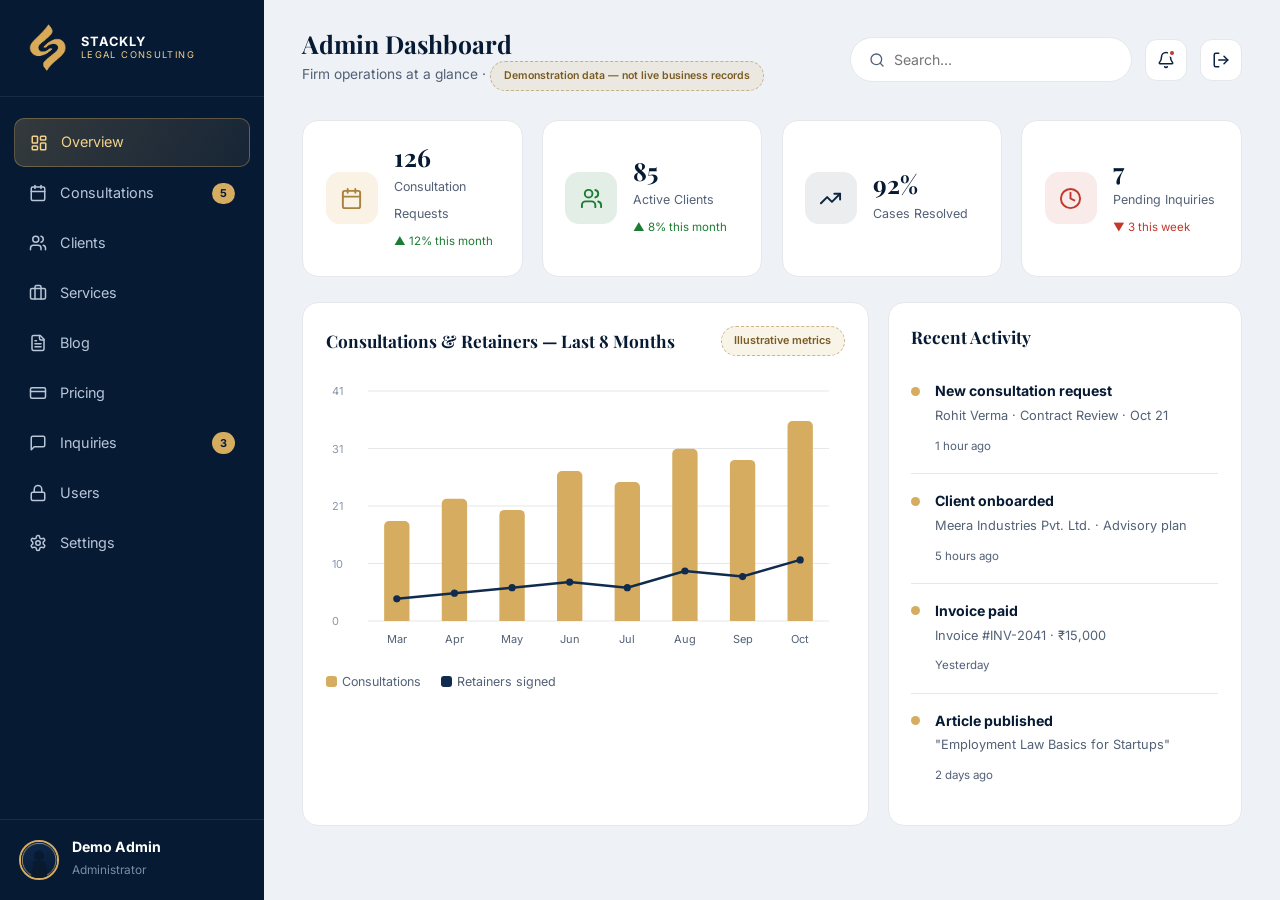
<file: dashboard/admin-dashboard.html>
<!DOCTYPE html>
<html lang="en">
<head>
<meta charset="UTF-8">
<meta name="viewport" content="width=device-width, initial-scale=1.0">
<title>Admin Dashboard | Stackly Legal Consulting</title>
<meta name="description" content="Stackly admin dashboard — manage consultations, clients, services, blog, pricing and inquiries. Demonstration data only.">
<link rel="icon" type="image/svg+xml" href="../assets/svg/logo-icon.svg">
<link rel="preconnect" href="https://fonts.googleapis.com"><link rel="preconnect" href="https://fonts.gstatic.com" crossorigin><link href="https://fonts.googleapis.com/css2?family=Playfair+Display:wght@500;600;700;800&family=Inter:wght@400;500;600;700&display=swap" rel="stylesheet">
<link rel="stylesheet" href="https://unpkg.com/aos@2.3.1/dist/aos.css">
<link rel="stylesheet" href="../assets/css/style.css">
<link rel="stylesheet" href="../assets/css/responsive.css">
<link rel="stylesheet" href="../assets/css/animations.css">
<link rel="stylesheet" href="../assets/css/dashboard.css">
</head>
<body class="dash-body" data-sprite="../assets/svg/legal-icons.svg">
<svg xmlns="http://www.w3.org/2000/svg" style="display:none" aria-hidden="true">
  <symbol id="icon-scale" viewBox="0 0 24 24"><path d="m16 16 3-8 3 8c-.87.65-1.92 1-3 1s-2.13-.35-3-1Z"/><path d="m2 16 3-8 3 8c-.87.65-1.92 1-3 1s-2.13-.35-3-1Z"/><path d="M7 21h10"/><path d="M12 3v18"/><path d="M3 7h2c2 0 5-1 7-2 2 1 5 2 7 2h2"/></symbol>
  <symbol id="icon-landmark" viewBox="0 0 24 24"><line x1="3" x2="21" y1="22" y2="22"/><line x1="6" x2="6" y1="18" y2="11"/><line x1="10" x2="10" y1="18" y2="11"/><line x1="14" x2="14" y1="18" y2="11"/><line x1="18" x2="18" y1="18" y2="11"/><polygon points="12 2 20 7 4 7"/></symbol>
  <symbol id="icon-gavel" viewBox="0 0 24 24"><path d="m14 13-8.5 8.5a2.12 2.12 0 1 1-3-3L11 10"/><path d="m16 16 6-6"/><path d="m8 8 6-6"/><path d="m9 7 8 8"/><path d="m21 11-8-8"/></symbol>
  <symbol id="icon-shield" viewBox="0 0 24 24"><path d="M20 13c0 5-3.5 7.5-7.66 8.95a1 1 0 0 1-.67-.01C7.5 20.5 4 18 4 13V6a1 1 0 0 1 1-1c2 0 4.5-1.2 6.24-2.72a1.17 1.17 0 0 1 1.52 0C14.51 3.81 17 5 19 5a1 1 0 0 1 1 1z"/><path d="m9 12 2 2 4-4"/></symbol>
  <symbol id="icon-users" viewBox="0 0 24 24"><path d="M16 21v-2a4 4 0 0 0-4-4H6a4 4 0 0 0-4 4v2"/><circle cx="9" cy="7" r="4"/><path d="M22 21v-2a4 4 0 0 0-3-3.87"/><path d="M16 3.13a4 4 0 0 1 0 7.75"/></symbol>
  <symbol id="icon-briefcase" viewBox="0 0 24 24"><path d="M16 20V4a2 2 0 0 0-2-2h-4a2 2 0 0 0-2 2v16"/><rect width="20" height="14" x="2" y="6" rx="2"/></symbol>
  <symbol id="icon-home" viewBox="0 0 24 24"><path d="m3 9 9-7 9 7v11a2 2 0 0 1-2 2H5a2 2 0 0 1-2-2z"/><polyline points="9 22 9 12 15 12 15 22"/></symbol>
  <symbol id="icon-file" viewBox="0 0 24 24"><path d="M15 2H6a2 2 0 0 0-2 2v16a2 2 0 0 0 2 2h12a2 2 0 0 0 2-2V7z"/><path d="M14 2v4a2 2 0 0 0 2 2h4"/><path d="M10 9H8"/><path d="M16 13H8"/><path d="M16 17H8"/></symbol>
  <symbol id="icon-bulb" viewBox="0 0 24 24"><path d="M15 14c.2-1 .7-1.7 1.5-2.5 1-.9 1.5-2.2 1.5-3.5A6 6 0 0 0 6 8c0 1 .2 2.2 1.5 3.5.7.7 1.3 1.5 1.5 2.5"/><path d="M9 18h6"/><path d="M10 22h4"/></symbol>
  <symbol id="icon-trend" viewBox="0 0 24 24"><polyline points="22 7 13.5 15.5 8.5 10.5 2 17"/><polyline points="16 7 22 7 22 13"/></symbol>
  <symbol id="icon-phone" viewBox="0 0 24 24"><path d="M22 16.92v3a2 2 0 0 1-2.18 2 19.79 19.79 0 0 1-8.63-3.07 19.5 19.5 0 0 1-6-6 19.79 19.79 0 0 1-3.07-8.67A2 2 0 0 1 4.11 2h3a2 2 0 0 1 2 1.72c.13.96.36 1.9.7 2.81a2 2 0 0 1-.45 2.11L8.09 9.91a16 16 0 0 0 6 6l1.27-1.27a2 2 0 0 1 2.11-.45c.91.34 1.85.57 2.81.7A2 2 0 0 1 22 16.92z"/></symbol>
  <symbol id="icon-mail" viewBox="0 0 24 24"><rect width="20" height="16" x="2" y="4" rx="2"/><path d="m22 7-8.97 5.7a1.94 1.94 0 0 1-2.06 0L2 7"/></symbol>
  <symbol id="icon-pin" viewBox="0 0 24 24"><path d="M20 10c0 6-8 12-8 12s-8-6-8-12a8 8 0 0 1 16 0Z"/><circle cx="12" cy="10" r="3"/></symbol>
  <symbol id="icon-clock" viewBox="0 0 24 24"><circle cx="12" cy="12" r="10"/><polyline points="12 6 12 12 16 14"/></symbol>
  <symbol id="icon-star" viewBox="0 0 24 24"><polygon points="12 2 15.09 8.26 22 9.27 17 14.14 18.18 21.02 12 17.77 5.82 21.02 7 14.14 2 9.27 8.91 8.26 12 2"/></symbol>
  <symbol id="icon-check" viewBox="0 0 24 24"><polyline points="20 6 9 17 4 12"/></symbol>
  <symbol id="icon-arrow" viewBox="0 0 24 24"><path d="M5 12h14"/><path d="m12 5 7 7-7 7"/></symbol>
  <symbol id="icon-quote" viewBox="0 0 24 24"><path d="M3 21c3 0 7-1 7-8V5c0-1.25-.756-2.017-2-2H4c-1.25 0-2 .75-2 1.972V11c0 1.25.75 2 2 2 1 0 1 0 1 1v1c0 1-1 2-2 2s-1 .008-1 1.031V20c0 1 0 1 1 1z"/><path d="M15 21c3 0 7-1 7-8V5c0-1.25-.757-2.017-2-2h-4c-1.25 0-2 .75-2 1.972V11c0 1.25.75 2 2 2h.75c0 2.25.25 4-2.75 4v3c0 1 0 1 1 1z"/></symbol>
  <symbol id="icon-linkedin" viewBox="0 0 24 24"><path d="M16 8a6 6 0 0 1 6 6v7h-4v-7a2 2 0 0 0-2-2 2 2 0 0 0-2 2v7h-4v-7a6 6 0 0 1 6-6z"/><rect width="4" height="12" x="2" y="9"/><circle cx="4" cy="4" r="2"/></symbol>
  <symbol id="icon-twitter" viewBox="0 0 24 24"><path d="M22 4s-.7 2.1-2 3.4c1.6 10-9.4 17.3-18 11.6 2.2.1 4.4-.6 6-2C3 15.5.5 9.6 3 5c2.2 2.6 5.6 4.1 9 4-.9-4.2 4-6.6 7-3.8 1.1 0 3-1.2 3-1.2z"/></symbol>
  <symbol id="icon-facebook" viewBox="0 0 24 24"><path d="M18 2h-3a5 5 0 0 0-5 5v3H7v4h3v8h4v-8h3l1-4h-4V7a1 1 0 0 1 1-1h3z"/></symbol>
  <symbol id="icon-instagram" viewBox="0 0 24 24"><rect width="20" height="20" x="2" y="2" rx="5"/><path d="M16 11.37A4 4 0 1 1 12.63 8 4 4 0 0 1 16 11.37z"/><line x1="17.5" x2="17.51" y1="6.5" y2="6.5"/></symbol>
  <symbol id="icon-menu" viewBox="0 0 24 24"><line x1="4" x2="20" y1="6" y2="6"/><line x1="4" x2="20" y1="12" y2="12"/><line x1="4" x2="20" y1="18" y2="18"/></symbol>
  <symbol id="icon-close" viewBox="0 0 24 24"><path d="M18 6 6 18"/><path d="m6 6 12 12"/></symbol>
  <symbol id="icon-search" viewBox="0 0 24 24"><circle cx="11" cy="11" r="8"/><path d="m21 21-4.3-4.3"/></symbol>
  <symbol id="icon-chevron" viewBox="0 0 24 24"><path d="m6 9 6 6 6-6"/></symbol>
  <symbol id="icon-calendar" viewBox="0 0 24 24"><path d="M8 2v4"/><path d="M16 2v4"/><rect width="18" height="18" x="3" y="4" rx="2"/><path d="M3 10h18"/></symbol>
  <symbol id="icon-lock" viewBox="0 0 24 24"><rect width="18" height="11" x="3" y="11" rx="2"/><path d="M7 11V7a5 5 0 0 1 10 0v4"/></symbol>
  <symbol id="icon-eye" viewBox="0 0 24 24"><path d="M2.062 12.348a1 1 0 0 1 0-.696 10.75 10.75 0 0 1 19.876 0 1 1 0 0 1 0 .696 10.75 10.75 0 0 1-19.876 0"/><circle cx="12" cy="12" r="3"/></symbol>
  <symbol id="icon-eyeoff" viewBox="0 0 24 24"><path d="M10.733 5.076a10.744 10.744 0 0 1 11.205 6.575 1 1 0 0 1 0 .696 10.747 10.747 0 0 1-1.444 2.49"/><path d="M14.084 14.158a3 3 0 0 1-4.242-4.242"/><path d="M17.479 17.499a10.75 10.75 0 0 1-15.417-5.151 1 1 0 0 1 0-.696 10.75 10.75 0 0 1 4.446-5.143"/><path d="m2 2 20 20"/></symbol>
  <symbol id="icon-filter" viewBox="0 0 24 24"><polygon points="22 3 2 3 10 12.46 10 19 14 21 14 12.46 22 3"/></symbol>
  <symbol id="icon-bell" viewBox="0 0 24 24"><path d="M10.268 21a2 2 0 0 0 3.464 0"/><path d="M3.262 15.326A1 1 0 0 0 4 17h16a1 1 0 0 0 .74-1.673C19.41 13.956 18 12.499 18 8A6 6 0 0 0 6 8c0 4.499-1.411 5.956-2.738 7.326"/></symbol>
  <symbol id="icon-logout" viewBox="0 0 24 24"><path d="M9 21H5a2 2 0 0 1-2-2V5a2 2 0 0 1 2-2h4"/><polyline points="16 17 21 12 16 7"/><line x1="21" x2="9" y1="12" y2="12"/></symbol>
  <symbol id="icon-edit" viewBox="0 0 24 24"><path d="M17 3a2.85 2.83 0 1 1 4 4L7.5 20.5 2 22l1.5-5.5Z"/></symbol>
  <symbol id="icon-trash" viewBox="0 0 24 24"><path d="M3 6h18"/><path d="M19 6v14a2 2 0 0 1-2 2H7a2 2 0 0 1-2-2V6"/><path d="M8 6V4a2 2 0 0 1 2-2h4a2 2 0 0 1 2 2v2"/></symbol>
  <symbol id="icon-plus" viewBox="0 0 24 24"><path d="M5 12h14"/><path d="M12 5v14"/></symbol>
  <symbol id="icon-download" viewBox="0 0 24 24"><path d="M21 15v4a2 2 0 0 1-2 2H5a2 2 0 0 1-2-2v-4"/><polyline points="7 10 12 15 17 10"/><line x1="12" x2="12" y1="15" y2="3"/></symbol>
  <symbol id="icon-message" viewBox="0 0 24 24"><path d="M21 15a2 2 0 0 1-2 2H7l-4 4V5a2 2 0 0 1 2-2h14a2 2 0 0 1 2 2z"/></symbol>
  <symbol id="icon-settings" viewBox="0 0 24 24"><path d="M12.22 2h-.44a2 2 0 0 0-2 2v.18a2 2 0 0 1-1 1.73l-.43.25a2 2 0 0 1-2 0l-.15-.08a2 2 0 0 0-2.73.73l-.22.38a2 2 0 0 0 .73 2.73l.15.1a2 2 0 0 1 1 1.72v.51a2 2 0 0 1-1 1.74l-.15.09a2 2 0 0 0-.73 2.73l.22.38a2 2 0 0 0 2.73.73l.15-.08a2 2 0 0 1 2 0l.43.25a2 2 0 0 1 1 1.73V20a2 2 0 0 0 2 2h.44a2 2 0 0 0 2-2v-.18a2 2 0 0 1 1-1.73l.43-.25a2 2 0 0 1 2 0l.15.08a2 2 0 0 0 2.73-.73l.22-.39a2 2 0 0 0-.73-2.73l-.15-.08a2 2 0 0 1-1-1.74v-.5a2 2 0 0 1 1-1.74l.15-.09a2 2 0 0 0 .73-2.73l-.22-.38a2 2 0 0 0-2.73-.73l-.15.08a2 2 0 0 1-2 0l-.43-.25a2 2 0 0 1-1-1.73V4a2 2 0 0 0-2-2z"/><circle cx="12" cy="12" r="3"/></symbol>
  <symbol id="icon-grid" viewBox="0 0 24 24"><rect width="7" height="9" x="3" y="3" rx="1"/><rect width="7" height="5" x="14" y="3" rx="1"/><rect width="7" height="9" x="14" y="12" rx="1"/><rect width="7" height="5" x="3" y="16" rx="1"/></symbol>
  <symbol id="icon-folder" viewBox="0 0 24 24"><path d="M20 20a2 2 0 0 0 2-2V8a2 2 0 0 0-2-2h-7.9a2 2 0 0 1-1.69-.9L9.6 3.9A2 2 0 0 0 7.93 3H4a2 2 0 0 0-2 2v13a2 2 0 0 0 2 2Z"/></symbol>
  <symbol id="icon-card" viewBox="0 0 24 24"><rect width="20" height="14" x="2" y="5" rx="2"/><line x1="2" x2="22" y1="10" y2="10"/></symbol>
  <symbol id="icon-globe" viewBox="0 0 24 24"><circle cx="12" cy="12" r="10"/><path d="M12 2a14.5 14.5 0 0 0 0 20 14.5 14.5 0 0 0 0-20"/><path d="M2 12h20"/></symbol>
  <symbol id="icon-target" viewBox="0 0 24 24"><circle cx="12" cy="12" r="10"/><circle cx="12" cy="12" r="6"/><circle cx="12" cy="12" r="2"/></symbol>
  <symbol id="icon-heart" viewBox="0 0 24 24"><path d="M19 14c1.49-1.46 3-3.21 3-5.5A5.5 5.5 0 0 0 16.5 3c-1.76 0-3 .5-4.5 2-1.5-1.5-2.74-2-4.5-2A5.5 5.5 0 0 0 2 8.5c0 2.3 1.5 4.05 3 5.5l7 7Z"/></symbol>
  <symbol id="icon-award" viewBox="0 0 24 24"><circle cx="12" cy="8" r="6"/><path d="M15.477 12.89 17 22l-5-3-5 3 1.523-9.11"/></symbol>
</svg>
<div class="dash-overlay" id="dashOverlay"></div>
<div class="dash-layout">
  <aside class="dash-side" id="dashSide">
    <div class="dash-brand"><a href="../index.html"><img src="../assets/img/logo.webp" alt="" width="48"><span class="brand-wordmark"><strong>STACKLY</strong><small>LEGAL CONSULTING</small></span></a></div>
    <nav class="dash-nav" aria-label="Admin navigation">
      <a href="#panel-overview" data-panel-link="panel-overview" class="active"><svg class="icon"><use href="#icon-grid"></use></svg>Overview</a>
      <a href="#panel-consultations" data-panel-link="panel-consultations"><svg class="icon"><use href="#icon-calendar"></use></svg>Consultations <span class="count">5</span></a>
      <a href="#panel-clients" data-panel-link="panel-clients"><svg class="icon"><use href="#icon-users"></use></svg>Clients</a>
      <a href="#panel-services" data-panel-link="panel-services"><svg class="icon"><use href="#icon-briefcase"></use></svg>Services</a>
      <a href="#panel-blog" data-panel-link="panel-blog"><svg class="icon"><use href="#icon-file"></use></svg>Blog</a>
      <a href="#panel-pricing" data-panel-link="panel-pricing"><svg class="icon"><use href="#icon-card"></use></svg>Pricing</a>
      <a href="#panel-inquiries" data-panel-link="panel-inquiries"><svg class="icon"><use href="#icon-message"></use></svg>Inquiries <span class="count">3</span></a>
      <a href="#panel-users" data-panel-link="panel-users"><svg class="icon"><use href="#icon-lock"></use></svg>Users</a>
      <a href="#panel-settings" data-panel-link="panel-settings"><svg class="icon"><use href="#icon-settings"></use></svg>Settings</a>
    </nav>
    <div class="dash-user">
      <img src="../assets/img/ui/avatar-2.webp" alt="">
      <div><b>Demo Admin</b><span>Administrator</span></div>
    </div>
  </aside>
  <main class="dash-main">
    <div class="dash-top">
      <div style="display:flex;align-items:center;gap:.9rem">
        <button class="icon-btn dash-menu-btn" id="dashMenuBtn" aria-label="Toggle sidebar"><svg class="icon"><use href="#icon-menu"></use></svg></button>
        <div><h1>Admin Dashboard</h1><p class="sub">Firm operations at a glance · <span class="demo-tag" style="font-size:.66rem">Demonstration data — not live business records</span></p></div>
      </div>
      <div class="dash-top-actions">
        <div class="dash-search"><svg class="icon"><use href="#icon-search"></use></svg><input type="search" placeholder="Search…" aria-label="Search dashboard"></div>
        <div style="position:relative">
          <button class="icon-btn" id="notifBell" aria-label="Notifications"><svg class="icon"><use href="#icon-bell"></use></svg><span class="dot"></span></button>
          <div class="notif-panel" id="notifPanel">
            <h4>Notifications</h4>
            <div class="list-row"><span class="notif-dot"></span><div><b>New consultation request</b><p>Rohit Verma requested a contract review.</p><time>1 hour ago</time></div></div>
            <div class="list-row"><span class="notif-dot"></span><div><b>New contact inquiry</b><p>A startup founder asked about retainers.</p><time>3 hours ago</time></div></div>
            <div class="list-row"><span class="notif-dot"></span><div><b>Blog draft pending</b><p>"POSH Compliance Guide" awaits review.</p><time>Yesterday</time></div></div>
          </div>
        </div>
        <button class="icon-btn" data-logout="../login.html" aria-label="Logout"><svg class="icon"><use href="#icon-logout"></use></svg></button>
      </div>
    </div>

    <div class="dash-panel active" id="panel-overview">
      <div class="kpi-grid">
        <div class="kpi"><span class="k-ico gold"><svg class="icon"><use href="#icon-calendar"></use></svg></span><div><b data-kpi="128">0</b><span>Consultation Requests</span><span class="trend up">▲ 12% this month</span></div></div>
        <div class="kpi"><span class="k-ico green"><svg class="icon"><use href="#icon-users"></use></svg></span><div><b data-kpi="86">0</b><span>Active Clients</span><span class="trend up">▲ 8% this month</span></div></div>
        <div class="kpi"><span class="k-ico navy"><svg class="icon"><use href="#icon-trend"></use></svg></span><div><b data-kpi="94" data-kpi-suffix="%">0</b><span>Cases Resolved</span></div></div>
        <div class="kpi"><span class="k-ico red"><svg class="icon"><use href="#icon-clock"></use></svg></span><div><b data-kpi="7">0</b><span>Pending Inquiries</span><span class="trend down">▼ 3 this week</span></div></div>
      </div>
      <div class="dash-grid">
        <div class="panel">
          <div class="panel-head"><h3>Consultations &amp; Retainers — Last 8 Months</h3><span class="demo-tag">Illustrative metrics</span></div>
          <div class="chart-box">
            <canvas data-chart='{"labels":["Mar","Apr","May","Jun","Jul","Aug","Sep","Oct"],"datasets":[{"data":[18,22,20,27,25,31,29,36],"color":"#D6AD60"},{"data":[4,5,6,7,6,9,8,11],"color":"#102B4E"}]}'></canvas>
          </div>
          <div class="legend"><span><i style="background:#D6AD60"></i>Consultations</span><span><i style="background:#102B4E"></i>Retainers signed</span></div>
        </div>
        <div class="panel">
          <div class="panel-head"><h3>Recent Activity</h3></div>
          <div class="list-row"><span class="notif-dot"></span><div><b>New consultation request</b><p>Rohit Verma · Contract Review · Oct 21</p><time>1 hour ago</time></div></div>
          <div class="list-row"><span class="notif-dot"></span><div><b>Client onboarded</b><p>Meera Industries Pvt. Ltd. · Advisory plan</p><time>5 hours ago</time></div></div>
          <div class="list-row"><span class="notif-dot"></span><div><b>Invoice paid</b><p>Invoice #INV-2041 · ₹15,000</p><time>Yesterday</time></div></div>
          <div class="list-row"><span class="notif-dot"></span><div><b>Article published</b><p>"Employment Law Basics for Startups"</p><time>2 days ago</time></div></div>
        </div>
      </div>
    </div>

    <div class="dash-panel" id="panel-consultations">
      <div class="panel" data-table='[
        {"name":"Rohit Verma","sub":"rohit@demo.com","service":"Contract Review","date":"Oct 21, 2026","status":"Pending","avatar":"../assets/img/ui/avatar-3.webp"},
        {"name":"Meera Krishnan","sub":"meera@demo.com","service":"Business Advisory","date":"Oct 20, 2026","status":"Confirmed","avatar":"../assets/img/ui/avatar-4.webp"},
        {"name":"Daniel Thomas","sub":"daniel@demo.com","service":"Real Estate DD","date":"Oct 18, 2026","status":"In Review","avatar":"../assets/img/ui/avatar-2.webp"},
        {"name":"Sara Ali","sub":"sara@demo.com","service":"Trademark Filing","date":"Oct 15, 2026","status":"Completed","avatar":"../assets/img/ui/avatar-3.webp"},
        {"name":"Karthik S","sub":"karthik@demo.com","service":"Family Law","date":"Oct 12, 2026","status":"Completed","avatar":"../assets/img/ui/avatar-4.webp"},
        {"name":"Farhana B","sub":"farhana@demo.com","service":"Employment Policy","date":"Oct 09, 2026","status":"Cancelled","avatar":"../assets/img/ui/avatar-2.webp"},
        {"name":"George Mathew","sub":"george@demo.com","service":"Criminal Defense","date":"Oct 05, 2026","status":"Completed","avatar":"../assets/img/ui/avatar-3.webp"}]'
        data-cols='[{"key":"name","label":"Client","type":"user","sort":true},{"key":"service","label":"Service","sort":true},{"key":"date","label":"Date","sort":true},{"key":"status","label":"Status","type":"pill","sort":true}]' data-actions>
        <div class="panel-head"><h3>Consultation Requests</h3><button class="btn btn-gold btn-sm" data-demo-action><svg class="icon"><use href="#icon-plus"></use></svg>New (demo)</button></div>
        <div class="filter-row">
          <input type="search" class="mini-search" placeholder="Search requests…" aria-label="Search requests">
          <select data-filter-status aria-label="Filter by status"><option value="all">All statuses</option><option>Confirmed</option><option>Pending</option><option>In Review</option><option>Completed</option><option>Cancelled</option></select>
        </div>
        <div class="table-wrap"><table class="dash-table"><thead><tr></tr></thead><tbody></tbody></table></div>
        <div class="table-foot"><span data-showing></span><div class="pager"></div></div>
      </div>
    </div>

    <div class="dash-panel" id="panel-clients">
      <div class="panel" data-table='[
        {"name":"Meera Industries Pvt. Ltd.","sub":"corporate@meeraind.com","service":"Advisory Retainer","date":"Mar 2025","status":"Active","avatar":"../assets/img/ui/avatar-4.webp"},
        {"name":"Rohit Verma","sub":"rohit@demo.com","service":"Individual","date":"Jun 2026","status":"Active","avatar":"../assets/img/ui/avatar-3.webp"},
        {"name":"Daniel Thomas","sub":"daniel@demo.com","service":"Individual","date":"Jan 2026","status":"Active","avatar":"../assets/img/ui/avatar-2.webp"},
        {"name":"Sara Ali","sub":"sara@demo.com","service":"Startup","date":"Aug 2025","status":"Active","avatar":"../assets/img/ui/avatar-3.webp"},
        {"name":"Nordwind Exports","sub":"legal@nordwind.in","service":"Premium Retainer","date":"Nov 2024","status":"Active","avatar":"../assets/img/ui/avatar-4.webp"},
        {"name":"Karthik S","sub":"karthik@demo.com","service":"Individual","date":"Feb 2025","status":"Inactive","avatar":"../assets/img/ui/avatar-2.webp"}]'
        data-cols='[{"key":"name","label":"Client","type":"user","sort":true},{"key":"service","label":"Type","sort":true},{"key":"date","label":"Client Since","sort":true},{"key":"status","label":"Status","type":"pill","sort":true}]' data-actions>
        <div class="panel-head"><h3>Client Records</h3><span class="demo-tag">Demonstration data</span></div>
        <div class="filter-row"><input type="search" class="mini-search" placeholder="Search clients…" aria-label="Search clients"></div>
        <div class="table-wrap"><table class="dash-table"><thead><tr></tr></thead><tbody></tbody></table></div>
        <div class="table-foot"><span data-showing></span><div class="pager"></div></div>
      </div>
    </div>

    <div class="dash-panel" id="panel-services">
      <div class="panel" data-table='[
        {"name":"Corporate & Business Law","service":"8 attorneys","status":"Active"},
        {"name":"Family Law","service":"4 attorneys","status":"Active"},
        {"name":"Real Estate Law","service":"3 attorneys","status":"Active"},
        {"name":"Criminal Defense","service":"5 attorneys","status":"Active"},
        {"name":"IP & Trademarks","service":"2 attorneys","status":"Draft"}]'
        data-cols='[{"key":"name","label":"Service","sort":true},{"key":"service","label":"Team","sort":true},{"key":"status","label":"Status","type":"pill","sort":true}]' data-actions>
        <div class="panel-head"><h3>Service Management</h3><button class="btn btn-gold btn-sm" data-demo-action><svg class="icon"><use href="#icon-plus"></use></svg>Add Service (demo)</button></div>
        <div class="table-wrap"><table class="dash-table"><thead><tr></tr></thead><tbody></tbody></table></div>
        <div class="table-foot"><span data-showing></span><div class="pager"></div></div>
      </div>
    </div>

    <div class="dash-panel" id="panel-blog">
      <div class="panel" data-table='[
        {"name":"Business Contract Essentials Every Founder Should Know","sub":"Business Law","service":"Arjun Mehta","date":"Oct 12, 2026","status":"Active"},
        {"name":"Understanding Property Documentation Before You Buy","sub":"Real Estate","service":"Vikram Iyer","date":"Oct 05, 2026","status":"Active"},
        {"name":"POSH Compliance: A Practical Guide for Employers","sub":"Employment","service":"Priya Sharma","date":"—","status":"Draft"},
        {"name":"Legal Risk Management for Startups in 2026","sub":"Startups","service":"Ananya Rao","date":"Sep 20, 2026","status":"Active"}]'
        data-cols='[{"key":"name","label":"Article","sort":true},{"key":"sub","label":"Category","sort":true},{"key":"service","label":"Author","sort":true},{"key":"date","label":"Published","sort":true},{"key":"status","label":"Status","type":"pill","sort":true}]' data-actions>
        <div class="panel-head"><h3>Blog Management</h3><button class="btn btn-gold btn-sm" data-demo-action><svg class="icon"><use href="#icon-plus"></use></svg>New Article (demo)</button></div>
        <div class="filter-row"><input type="search" class="mini-search" placeholder="Search articles…" aria-label="Search articles"></div>
        <div class="table-wrap"><table class="dash-table"><thead><tr></tr></thead><tbody></tbody></table></div>
        <div class="table-foot"><span data-showing></span><div class="pager"></div></div>
      </div>
    </div>

    <div class="dash-panel" id="panel-pricing">
      <div class="panel" data-table='[
        {"name":"Initial Consultation","sub":"₹2,500 / session","status":"Draft"},
        {"name":"Business Legal Advisory","sub":"₹15,000 / month","status":"Draft"},
        {"name":"Premium Legal Support","sub":"₹40,000 / month","status":"Draft"},
        {"name":"Trademark Filing Add-on","sub":"₹8,000 + fees","status":"Draft"}]'
        data-cols='[{"key":"name","label":"Package","sort":true},{"key":"sub","label":"Price (placeholder)","sort":true},{"key":"status","label":"Status","type":"pill","sort":true}]' data-actions>
        <div class="panel-head"><h3>Pricing Management</h3><span class="demo-tag">All amounts are placeholders</span></div>
        <div class="table-wrap"><table class="dash-table"><thead><tr></tr></thead><tbody></tbody></table></div>
        <div class="table-foot"><span data-showing></span><div class="pager"></div></div>
      </div>
    </div>

    <div class="dash-panel" id="panel-inquiries">
      <div class="panel" data-table='[
        {"name":"Startup founder enquiry","sub":"retainers@demo.com","service":"Asked about Advisory plan","date":"Oct 21, 2026","status":"New","avatar":"../assets/img/ui/avatar-3.webp"},
        {"name":"Property buyer question","sub":"buyer@demo.com","service":"Due diligence quote","date":"Oct 20, 2026","status":"Pending","avatar":"../assets/img/ui/avatar-4.webp"},
        {"name":"Press request","sub":"editor@legalmag.in","service":"Interview request","date":"Oct 18, 2026","status":"Replied","avatar":"../assets/img/ui/avatar-2.webp"}]'
        data-cols='[{"key":"name","label":"Inquiry","type":"user","sort":true},{"key":"service","label":"Subject","sort":true},{"key":"date","label":"Received","sort":true},{"key":"status","label":"Status","type":"pill","sort":true}]' data-actions>
        <div class="panel-head"><h3>Contact Inquiries</h3></div>
        <div class="filter-row">
          <input type="search" class="mini-search" placeholder="Search inquiries…" aria-label="Search inquiries">
          <select data-filter-status aria-label="Filter by status"><option value="all">All statuses</option><option>New</option><option>Pending</option><option>Replied</option></select>
        </div>
        <div class="table-wrap"><table class="dash-table"><thead><tr></tr></thead><tbody></tbody></table></div>
        <div class="table-foot"><span data-showing></span><div class="pager"></div></div>
      </div>
    </div>

    <div class="dash-panel" id="panel-users">
      <div class="panel" data-table='[
        {"name":"Demo Admin","sub":"admin@stacklydemo.com","service":"Administrator","date":"Mar 2024","status":"Active","avatar":"../assets/img/ui/avatar-2.webp"},
        {"name":"Arjun Mehta","sub":"arjun@stacklydemo.com","service":"Attorney","date":"Mar 2024","status":"Active","avatar":"../assets/img/ui/avatar-3.webp"},
        {"name":"Priya Sharma","sub":"priya@stacklydemo.com","service":"Attorney","date":"Jun 2024","status":"Active","avatar":"../assets/img/ui/avatar-4.webp"},
        {"name":"Demo Client","sub":"demo.client@example.com","service":"Client","date":"Sep 2026","status":"Active","avatar":"../assets/img/ui/avatar-1.webp"},
        {"name":"Former Intern","sub":"intern@stacklydemo.com","service":"Staff","date":"Jan 2025","status":"Inactive","avatar":"../assets/img/ui/avatar-3.webp"}]'
        data-cols='[{"key":"name","label":"User","type":"user","sort":true},{"key":"service","label":"Role","sort":true},{"key":"date","label":"Joined","sort":true},{"key":"status","label":"Status","type":"pill","sort":true}]' data-actions>
        <div class="panel-head"><h3>User Management</h3><button class="btn btn-gold btn-sm" data-demo-action><svg class="icon"><use href="#icon-plus"></use></svg>Invite User (demo)</button></div>
        <div class="filter-row"><input type="search" class="mini-search" placeholder="Search users…" aria-label="Search users"></div>
        <p class="auth-note" style="margin:0 0 1rem">Security: roles shown here are display labels. Real role assignment and admin authorization must be enforced server-side — never trust a client-side role selection.</p>
        <div class="table-wrap"><table class="dash-table"><thead><tr></tr></thead><tbody></tbody></table></div>
        <div class="table-foot"><span data-showing></span><div class="pager"></div></div>
      </div>
    </div>

    <div class="dash-panel" id="panel-settings">
      <div class="profile-grid">
        <div class="panel">
          <div class="panel-head"><h3>Firm Profile</h3></div>
          <div class="field"><label for="f-name">Firm Name</label><input id="f-name" type="text" value="Stackly Legal Consulting"></div>
          <div class="field"><label for="f-email">Contact Email</label><input id="f-email" type="email" value="info@stacklylegal.com"></div>
          <div class="field"><label for="f-phone">Phone</label><input id="f-phone" type="tel" value="+91 98765 43210"></div>
          <div class="field"><label for="f-hours">Business Hours</label><input id="f-hours" type="text" value="Mon – Sat: 9:00 AM – 6:00 PM"></div>
          <button class="btn btn-navy btn-sm" data-demo-action>Save Changes</button>
        </div>
        <div class="panel">
          <div class="panel-head"><h3>Admin Account &amp; Security</h3></div>
          <div class="field"><label for="a-name">Display Name</label><input id="a-name" type="text" value="Demo Admin"></div>
          <div class="field"><label for="a-email">Admin Email</label><input id="a-email" type="email" value="admin@stacklydemo.com"></div>
          <div class="field"><label for="a-new">New Password</label><input id="a-new" type="password" placeholder="Minimum 8 characters"></div>
          <button class="btn btn-gold btn-sm" data-demo-action>Update Password</button>
          <p class="auth-note" style="margin-top:1.2rem">All settings on this page are front-end only. Persist firm configuration, users and credentials through a secure backend before production use.</p>
        </div>
      </div>
    </div>
  </main>
</div>
<script src="https://cdnjs.cloudflare.com/ajax/libs/gsap/3.12.5/gsap.min.js"></script>
<script src="https://unpkg.com/aos@2.3.1/dist/aos.js"></script>
<script src="../assets/js/dashboard.js"></script>
</body>
</html>
</file>
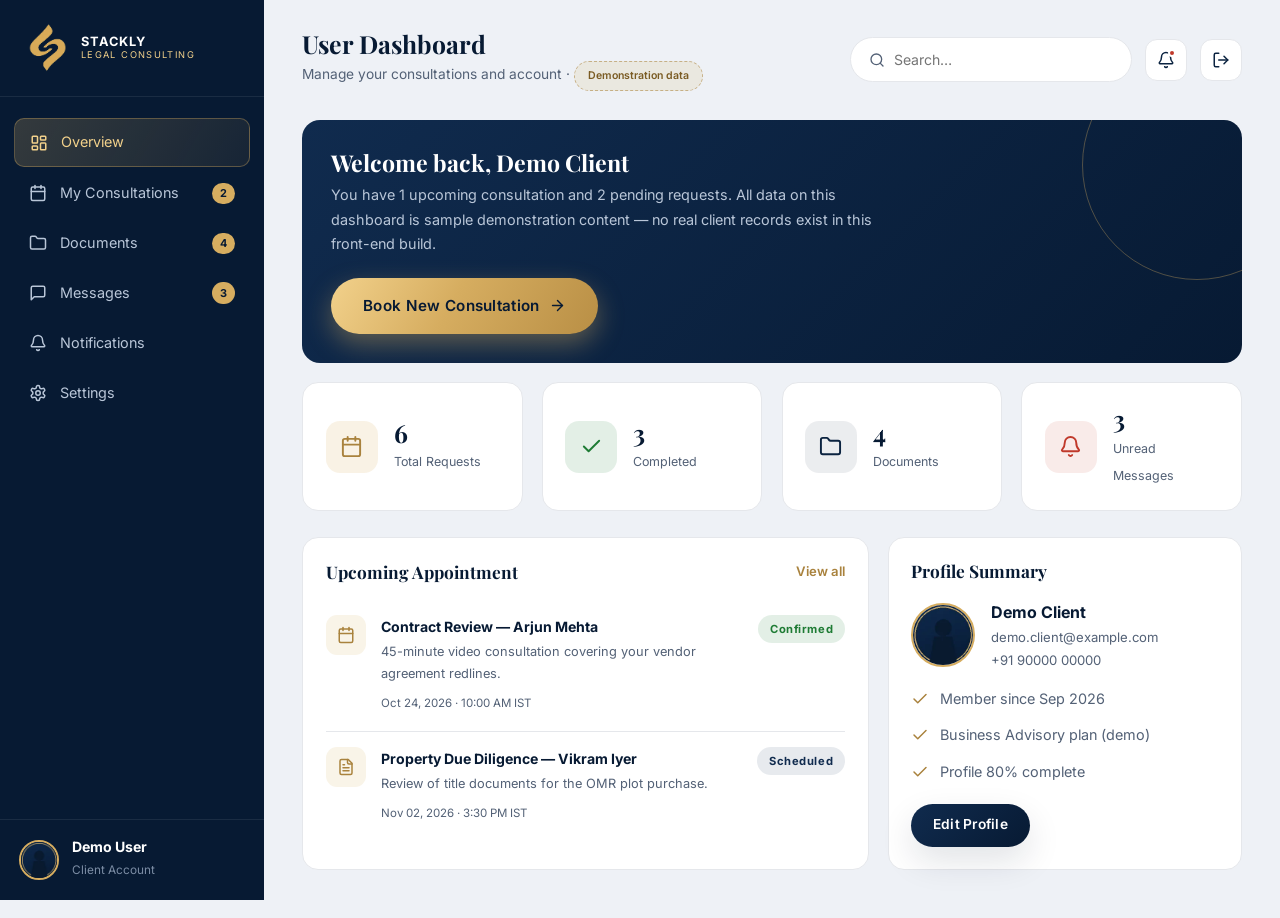
<file: dashboard/user-dashboard.html>
<!DOCTYPE html>
<html lang="en">
<head>
<meta charset="UTF-8">
<meta name="viewport" content="width=device-width, initial-scale=1.0">
<title>User Dashboard | Stackly Legal Consulting</title>
<meta name="description" content="Client dashboard — consultations, documents, messages and account settings.">
<meta property="og:title" content="User Dashboard | Stackly Legal Consulting">
<meta property="og:description" content="Client dashboard — consultations, documents, messages and account settings.">
<meta property="og:type" content="website">
<link rel="icon" type="image/svg+xml" href="../assets/svg/logo-icon.svg">
<link rel="preconnect" href="https://fonts.googleapis.com"><link rel="preconnect" href="https://fonts.gstatic.com" crossorigin><link href="https://fonts.googleapis.com/css2?family=Playfair+Display:wght@500;600;700;800&family=Inter:wght@400;500;600;700&display=swap" rel="stylesheet">
<link rel="stylesheet" href="https://unpkg.com/aos@2.3.1/dist/aos.css">
<link rel="stylesheet" href="../assets/css/style.css">
<link rel="stylesheet" href="../assets/css/responsive.css">
<link rel="stylesheet" href="../assets/css/animations.css">
<link rel="stylesheet" href="../assets/css/dashboard.css">
</head><body class="dash-body" data-sprite="../assets/svg/legal-icons.svg">
<svg xmlns="http://www.w3.org/2000/svg" style="display:none" aria-hidden="true">
  <symbol id="icon-scale" viewBox="0 0 24 24"><path d="m16 16 3-8 3 8c-.87.65-1.92 1-3 1s-2.13-.35-3-1Z"/><path d="m2 16 3-8 3 8c-.87.65-1.92 1-3 1s-2.13-.35-3-1Z"/><path d="M7 21h10"/><path d="M12 3v18"/><path d="M3 7h2c2 0 5-1 7-2 2 1 5 2 7 2h2"/></symbol>
  <symbol id="icon-landmark" viewBox="0 0 24 24"><line x1="3" x2="21" y1="22" y2="22"/><line x1="6" x2="6" y1="18" y2="11"/><line x1="10" x2="10" y1="18" y2="11"/><line x1="14" x2="14" y1="18" y2="11"/><line x1="18" x2="18" y1="18" y2="11"/><polygon points="12 2 20 7 4 7"/></symbol>
  <symbol id="icon-gavel" viewBox="0 0 24 24"><path d="m14 13-8.5 8.5a2.12 2.12 0 1 1-3-3L11 10"/><path d="m16 16 6-6"/><path d="m8 8 6-6"/><path d="m9 7 8 8"/><path d="m21 11-8-8"/></symbol>
  <symbol id="icon-shield" viewBox="0 0 24 24"><path d="M20 13c0 5-3.5 7.5-7.66 8.95a1 1 0 0 1-.67-.01C7.5 20.5 4 18 4 13V6a1 1 0 0 1 1-1c2 0 4.5-1.2 6.24-2.72a1.17 1.17 0 0 1 1.52 0C14.51 3.81 17 5 19 5a1 1 0 0 1 1 1z"/><path d="m9 12 2 2 4-4"/></symbol>
  <symbol id="icon-users" viewBox="0 0 24 24"><path d="M16 21v-2a4 4 0 0 0-4-4H6a4 4 0 0 0-4 4v2"/><circle cx="9" cy="7" r="4"/><path d="M22 21v-2a4 4 0 0 0-3-3.87"/><path d="M16 3.13a4 4 0 0 1 0 7.75"/></symbol>
  <symbol id="icon-briefcase" viewBox="0 0 24 24"><path d="M16 20V4a2 2 0 0 0-2-2h-4a2 2 0 0 0-2 2v16"/><rect width="20" height="14" x="2" y="6" rx="2"/></symbol>
  <symbol id="icon-home" viewBox="0 0 24 24"><path d="m3 9 9-7 9 7v11a2 2 0 0 1-2 2H5a2 2 0 0 1-2-2z"/><polyline points="9 22 9 12 15 12 15 22"/></symbol>
  <symbol id="icon-file" viewBox="0 0 24 24"><path d="M15 2H6a2 2 0 0 0-2 2v16a2 2 0 0 0 2 2h12a2 2 0 0 0 2-2V7z"/><path d="M14 2v4a2 2 0 0 0 2 2h4"/><path d="M10 9H8"/><path d="M16 13H8"/><path d="M16 17H8"/></symbol>
  <symbol id="icon-bulb" viewBox="0 0 24 24"><path d="M15 14c.2-1 .7-1.7 1.5-2.5 1-.9 1.5-2.2 1.5-3.5A6 6 0 0 0 6 8c0 1 .2 2.2 1.5 3.5.7.7 1.3 1.5 1.5 2.5"/><path d="M9 18h6"/><path d="M10 22h4"/></symbol>
  <symbol id="icon-trend" viewBox="0 0 24 24"><polyline points="22 7 13.5 15.5 8.5 10.5 2 17"/><polyline points="16 7 22 7 22 13"/></symbol>
  <symbol id="icon-phone" viewBox="0 0 24 24"><path d="M22 16.92v3a2 2 0 0 1-2.18 2 19.79 19.79 0 0 1-8.63-3.07 19.5 19.5 0 0 1-6-6 19.79 19.79 0 0 1-3.07-8.67A2 2 0 0 1 4.11 2h3a2 2 0 0 1 2 1.72c.13.96.36 1.9.7 2.81a2 2 0 0 1-.45 2.11L8.09 9.91a16 16 0 0 0 6 6l1.27-1.27a2 2 0 0 1 2.11-.45c.91.34 1.85.57 2.81.7A2 2 0 0 1 22 16.92z"/></symbol>
  <symbol id="icon-mail" viewBox="0 0 24 24"><rect width="20" height="16" x="2" y="4" rx="2"/><path d="m22 7-8.97 5.7a1.94 1.94 0 0 1-2.06 0L2 7"/></symbol>
  <symbol id="icon-pin" viewBox="0 0 24 24"><path d="M20 10c0 6-8 12-8 12s-8-6-8-12a8 8 0 0 1 16 0Z"/><circle cx="12" cy="10" r="3"/></symbol>
  <symbol id="icon-clock" viewBox="0 0 24 24"><circle cx="12" cy="12" r="10"/><polyline points="12 6 12 12 16 14"/></symbol>
  <symbol id="icon-star" viewBox="0 0 24 24"><polygon points="12 2 15.09 8.26 22 9.27 17 14.14 18.18 21.02 12 17.77 5.82 21.02 7 14.14 2 9.27 8.91 8.26 12 2"/></symbol>
  <symbol id="icon-check" viewBox="0 0 24 24"><polyline points="20 6 9 17 4 12"/></symbol>
  <symbol id="icon-arrow" viewBox="0 0 24 24"><path d="M5 12h14"/><path d="m12 5 7 7-7 7"/></symbol>
  <symbol id="icon-quote" viewBox="0 0 24 24"><path d="M3 21c3 0 7-1 7-8V5c0-1.25-.756-2.017-2-2H4c-1.25 0-2 .75-2 1.972V11c0 1.25.75 2 2 2 1 0 1 0 1 1v1c0 1-1 2-2 2s-1 .008-1 1.031V20c0 1 0 1 1 1z"/><path d="M15 21c3 0 7-1 7-8V5c0-1.25-.757-2.017-2-2h-4c-1.25 0-2 .75-2 1.972V11c0 1.25.75 2 2 2h.75c0 2.25.25 4-2.75 4v3c0 1 0 1 1 1z"/></symbol>
  <symbol id="icon-linkedin" viewBox="0 0 24 24"><path d="M16 8a6 6 0 0 1 6 6v7h-4v-7a2 2 0 0 0-2-2 2 2 0 0 0-2 2v7h-4v-7a6 6 0 0 1 6-6z"/><rect width="4" height="12" x="2" y="9"/><circle cx="4" cy="4" r="2"/></symbol>
  <symbol id="icon-twitter" viewBox="0 0 24 24"><path d="M22 4s-.7 2.1-2 3.4c1.6 10-9.4 17.3-18 11.6 2.2.1 4.4-.6 6-2C3 15.5.5 9.6 3 5c2.2 2.6 5.6 4.1 9 4-.9-4.2 4-6.6 7-3.8 1.1 0 3-1.2 3-1.2z"/></symbol>
  <symbol id="icon-facebook" viewBox="0 0 24 24"><path d="M18 2h-3a5 5 0 0 0-5 5v3H7v4h3v8h4v-8h3l1-4h-4V7a1 1 0 0 1 1-1h3z"/></symbol>
  <symbol id="icon-instagram" viewBox="0 0 24 24"><rect width="20" height="20" x="2" y="2" rx="5"/><path d="M16 11.37A4 4 0 1 1 12.63 8 4 4 0 0 1 16 11.37z"/><line x1="17.5" x2="17.51" y1="6.5" y2="6.5"/></symbol>
  <symbol id="icon-menu" viewBox="0 0 24 24"><line x1="4" x2="20" y1="6" y2="6"/><line x1="4" x2="20" y1="12" y2="12"/><line x1="4" x2="20" y1="18" y2="18"/></symbol>
  <symbol id="icon-close" viewBox="0 0 24 24"><path d="M18 6 6 18"/><path d="m6 6 12 12"/></symbol>
  <symbol id="icon-search" viewBox="0 0 24 24"><circle cx="11" cy="11" r="8"/><path d="m21 21-4.3-4.3"/></symbol>
  <symbol id="icon-chevron" viewBox="0 0 24 24"><path d="m6 9 6 6 6-6"/></symbol>
  <symbol id="icon-calendar" viewBox="0 0 24 24"><path d="M8 2v4"/><path d="M16 2v4"/><rect width="18" height="18" x="3" y="4" rx="2"/><path d="M3 10h18"/></symbol>
  <symbol id="icon-lock" viewBox="0 0 24 24"><rect width="18" height="11" x="3" y="11" rx="2"/><path d="M7 11V7a5 5 0 0 1 10 0v4"/></symbol>
  <symbol id="icon-eye" viewBox="0 0 24 24"><path d="M2.062 12.348a1 1 0 0 1 0-.696 10.75 10.75 0 0 1 19.876 0 1 1 0 0 1 0 .696 10.75 10.75 0 0 1-19.876 0"/><circle cx="12" cy="12" r="3"/></symbol>
  <symbol id="icon-eyeoff" viewBox="0 0 24 24"><path d="M10.733 5.076a10.744 10.744 0 0 1 11.205 6.575 1 1 0 0 1 0 .696 10.747 10.747 0 0 1-1.444 2.49"/><path d="M14.084 14.158a3 3 0 0 1-4.242-4.242"/><path d="M17.479 17.499a10.75 10.75 0 0 1-15.417-5.151 1 1 0 0 1 0-.696 10.75 10.75 0 0 1 4.446-5.143"/><path d="m2 2 20 20"/></symbol>
  <symbol id="icon-filter" viewBox="0 0 24 24"><polygon points="22 3 2 3 10 12.46 10 19 14 21 14 12.46 22 3"/></symbol>
  <symbol id="icon-bell" viewBox="0 0 24 24"><path d="M10.268 21a2 2 0 0 0 3.464 0"/><path d="M3.262 15.326A1 1 0 0 0 4 17h16a1 1 0 0 0 .74-1.673C19.41 13.956 18 12.499 18 8A6 6 0 0 0 6 8c0 4.499-1.411 5.956-2.738 7.326"/></symbol>
  <symbol id="icon-logout" viewBox="0 0 24 24"><path d="M9 21H5a2 2 0 0 1-2-2V5a2 2 0 0 1 2-2h4"/><polyline points="16 17 21 12 16 7"/><line x1="21" x2="9" y1="12" y2="12"/></symbol>
  <symbol id="icon-edit" viewBox="0 0 24 24"><path d="M17 3a2.85 2.83 0 1 1 4 4L7.5 20.5 2 22l1.5-5.5Z"/></symbol>
  <symbol id="icon-trash" viewBox="0 0 24 24"><path d="M3 6h18"/><path d="M19 6v14a2 2 0 0 1-2 2H7a2 2 0 0 1-2-2V6"/><path d="M8 6V4a2 2 0 0 1 2-2h4a2 2 0 0 1 2 2v2"/></symbol>
  <symbol id="icon-plus" viewBox="0 0 24 24"><path d="M5 12h14"/><path d="M12 5v14"/></symbol>
  <symbol id="icon-download" viewBox="0 0 24 24"><path d="M21 15v4a2 2 0 0 1-2 2H5a2 2 0 0 1-2-2v-4"/><polyline points="7 10 12 15 17 10"/><line x1="12" x2="12" y1="15" y2="3"/></symbol>
  <symbol id="icon-message" viewBox="0 0 24 24"><path d="M21 15a2 2 0 0 1-2 2H7l-4 4V5a2 2 0 0 1 2-2h14a2 2 0 0 1 2 2z"/></symbol>
  <symbol id="icon-settings" viewBox="0 0 24 24"><path d="M12.22 2h-.44a2 2 0 0 0-2 2v.18a2 2 0 0 1-1 1.73l-.43.25a2 2 0 0 1-2 0l-.15-.08a2 2 0 0 0-2.73.73l-.22.38a2 2 0 0 0 .73 2.73l.15.1a2 2 0 0 1 1 1.72v.51a2 2 0 0 1-1 1.74l-.15.09a2 2 0 0 0-.73 2.73l.22.38a2 2 0 0 0 2.73.73l.15-.08a2 2 0 0 1 2 0l.43.25a2 2 0 0 1 1 1.73V20a2 2 0 0 0 2 2h.44a2 2 0 0 0 2-2v-.18a2 2 0 0 1 1-1.73l.43-.25a2 2 0 0 1 2 0l.15.08a2 2 0 0 0 2.73-.73l.22-.39a2 2 0 0 0-.73-2.73l-.15-.08a2 2 0 0 1-1-1.74v-.5a2 2 0 0 1 1-1.74l.15-.09a2 2 0 0 0 .73-2.73l-.22-.38a2 2 0 0 0-2.73-.73l-.15.08a2 2 0 0 1-2 0l-.43-.25a2 2 0 0 1-1-1.73V4a2 2 0 0 0-2-2z"/><circle cx="12" cy="12" r="3"/></symbol>
  <symbol id="icon-grid" viewBox="0 0 24 24"><rect width="7" height="9" x="3" y="3" rx="1"/><rect width="7" height="5" x="14" y="3" rx="1"/><rect width="7" height="9" x="14" y="12" rx="1"/><rect width="7" height="5" x="3" y="16" rx="1"/></symbol>
  <symbol id="icon-folder" viewBox="0 0 24 24"><path d="M20 20a2 2 0 0 0 2-2V8a2 2 0 0 0-2-2h-7.9a2 2 0 0 1-1.69-.9L9.6 3.9A2 2 0 0 0 7.93 3H4a2 2 0 0 0-2 2v13a2 2 0 0 0 2 2Z"/></symbol>
  <symbol id="icon-card" viewBox="0 0 24 24"><rect width="20" height="14" x="2" y="5" rx="2"/><line x1="2" x2="22" y1="10" y2="10"/></symbol>
  <symbol id="icon-globe" viewBox="0 0 24 24"><circle cx="12" cy="12" r="10"/><path d="M12 2a14.5 14.5 0 0 0 0 20 14.5 14.5 0 0 0 0-20"/><path d="M2 12h20"/></symbol>
  <symbol id="icon-target" viewBox="0 0 24 24"><circle cx="12" cy="12" r="10"/><circle cx="12" cy="12" r="6"/><circle cx="12" cy="12" r="2"/></symbol>
  <symbol id="icon-heart" viewBox="0 0 24 24"><path d="M19 14c1.49-1.46 3-3.21 3-5.5A5.5 5.5 0 0 0 16.5 3c-1.76 0-3 .5-4.5 2-1.5-1.5-2.74-2-4.5-2A5.5 5.5 0 0 0 2 8.5c0 2.3 1.5 4.05 3 5.5l7 7Z"/></symbol>
  <symbol id="icon-award" viewBox="0 0 24 24"><circle cx="12" cy="8" r="6"/><path d="M15.477 12.89 17 22l-5-3-5 3 1.523-9.11"/></symbol>
</svg>
<div class="dash-overlay" id="dashOverlay"></div>
<div class="dash-layout">
  <aside class="dash-side" id="dashSide">
    <div class="dash-brand"><a href="../index.html"><img src="../assets/img/logo.webp" alt="" width="48"><span class="brand-wordmark"><strong>STACKLY</strong><small>LEGAL CONSULTING</small></span></a></div>
    <nav class="dash-nav" aria-label="Dashboard navigation">
      <a href="#panel-overview" data-panel-link="panel-overview" class="active"><svg class="icon"><use href="#icon-grid"></use></svg>Overview</a>      <a href="#panel-consult" data-panel-link="panel-consult" class=""><svg class="icon"><use href="#icon-calendar"></use></svg>My Consultations<span class="count">2</span></a>      <a href="#panel-docs" data-panel-link="panel-docs" class=""><svg class="icon"><use href="#icon-folder"></use></svg>Documents<span class="count">4</span></a>      <a href="#panel-messages" data-panel-link="panel-messages" class=""><svg class="icon"><use href="#icon-message"></use></svg>Messages<span class="count">3</span></a>      <a href="#panel-notifs" data-panel-link="panel-notifs" class=""><svg class="icon"><use href="#icon-bell"></use></svg>Notifications</a>      <a href="#panel-settings" data-panel-link="panel-settings" class=""><svg class="icon"><use href="#icon-settings"></use></svg>Settings</a>
    </nav>
    <div class="dash-user">
      <img src="../assets/img/ui/avatar-1.webp" alt="">
      <div><b>Demo User</b><span>Client Account</span></div>
    </div>
  </aside>
  <main class="dash-main">
    <div class="dash-top">
      <div style="display:flex;align-items:center;gap:.9rem">
        <button class="icon-btn dash-menu-btn" id="dashMenuBtn" aria-label="Toggle sidebar"><svg class="icon"><use href="#icon-menu"></use></svg></button>
        <div><h1>User Dashboard</h1><p class="sub">Manage your consultations and account · <span class="demo-tag" style="font-size:.66rem">Demonstration data</span></p></div>
      </div>
      <div class="dash-top-actions">
        <div class="dash-search"><svg class="icon"><use href="#icon-search"></use></svg><input type="search" placeholder="Search…" aria-label="Search dashboard"></div>
        <div style="position:relative">
          <button class="icon-btn" id="notifBell" aria-label="Notifications"><svg class="icon"><use href="#icon-bell"></use></svg><span class="dot"></span></button>
          <div class="notif-panel" id="notifPanel">
            <h4>Notifications</h4>
            <div class="list-row"><span class="notif-dot"></span><div><b>Consultation confirmed</b><p>Your corporate law session is scheduled for Oct 24, 10:00 AM.</p><time>2 hours ago</time></div></div>
            <div class="list-row"><span class="notif-dot"></span><div><b>Document reviewed</b><p>Vendor Agreement v2 has been reviewed by Priya Sharma.</p><time>Yesterday</time></div></div>
            <div class="list-row"><span class="notif-dot"></span><div><b>New message</b><p>You have a reply regarding your real estate enquiry.</p><time>2 days ago</time></div></div>
          </div>
        </div>
        <button class="icon-btn" data-logout="../login.html" aria-label="Logout"><svg class="icon"><use href="#icon-logout"></use></svg></button>
      </div>
    </div>

    <!-- OVERVIEW -->
    <div class="dash-panel active" id="panel-overview">
      <div class="welcome-card">
        <h2>Welcome back, Demo Client</h2>
        <p>You have 1 upcoming consultation and 2 pending requests. All data on this dashboard is sample demonstration content — no real client records exist in this front-end build.</p>
        <a class="btn btn-gold" href="../contact.html">Book New Consultation <svg class="icon"><use href="#icon-arrow"></use></svg></a>
      </div>
      <div class="kpi-grid">
        <div class="kpi"><span class="k-ico gold"><svg class="icon"><use href="#icon-calendar"></use></svg></span><div><b data-kpi="6">0</b><span>Total Requests</span></div></div>
        <div class="kpi"><span class="k-ico green"><svg class="icon"><use href="#icon-check"></use></svg></span><div><b data-kpi="3">0</b><span>Completed</span></div></div>
        <div class="kpi"><span class="k-ico navy"><svg class="icon"><use href="#icon-folder"></use></svg></span><div><b data-kpi="4">0</b><span>Documents</span></div></div>
        <div class="kpi"><span class="k-ico red"><svg class="icon"><use href="#icon-bell"></use></svg></span><div><b data-kpi="3">0</b><span>Unread Messages</span></div></div>
      </div>
      <div class="dash-grid">
        <div class="panel">
          <div class="panel-head"><h3>Upcoming Appointment</h3><a class="panel-link" href="#" data-panel-link="panel-consult">View all</a></div>
          <div class="list-row"><span class="list-ico"><svg class="icon"><use href="#icon-calendar"></use></svg></span><div><b>Contract Review — Arjun Mehta</b><p>45-minute video consultation covering your vendor agreement redlines.</p><time>Oct 24, 2026 · 10:00 AM IST</time></div><span class="pill green" style="margin-left:auto">Confirmed</span></div>
          <div class="list-row"><span class="list-ico"><svg class="icon"><use href="#icon-file"></use></svg></span><div><b>Property Due Diligence — Vikram Iyer</b><p>Review of title documents for the OMR plot purchase.</p><time>Nov 02, 2026 · 3:30 PM IST</time></div><span class="pill blue" style="margin-left:auto">Scheduled</span></div>
        </div>
        <div class="panel">
          <div class="panel-head"><h3>Profile Summary</h3></div>
          <div style="display:flex;gap:1rem;align-items:center;margin-bottom:1rem"><img src="../assets/img/ui/avatar-1.webp" alt="" style="width:64px;height:64px;border-radius:50%;border:2px solid var(--gold)"><div><b style="color:var(--navy-900)">Demo Client</b><p style="font-size:.82rem">demo.client@example.com<br>+91 90000 00000</p></div></div>
          <ul class="price-feats" style="margin:0">
            <li><svg class="icon"><use href="#icon-check"></use></svg>Member since Sep 2026</li>
            <li><svg class="icon"><use href="#icon-check"></use></svg>Business Advisory plan (demo)</li>
            <li><svg class="icon"><use href="#icon-check"></use></svg>Profile 80% complete</li>
          </ul>
          <button class="btn btn-navy btn-sm mt-2" data-panel-link="panel-settings">Edit Profile</button>
        </div>
      </div>
    </div>

    <!-- CONSULTATIONS -->
    <div class="dash-panel" id="panel-consult">
      <div class="panel" data-table='[{"name": "Arjun Mehta", "sub": "arjun@stacklydemo.com", "service": "Contract Review", "date": "Oct 24, 2026", "status": "Confirmed", "avatar": "../assets/img/ui/avatar-2.webp"}, {"name": "Priya Sharma", "sub": "priya@stacklydemo.com", "service": "Family Law", "date": "Oct 28, 2026", "status": "Pending", "avatar": "../assets/img/ui/avatar-3.webp"}, {"name": "Vikram Iyer", "sub": "vikram@stacklydemo.com", "service": "Property Due Diligence", "date": "Nov 02, 2026", "status": "Scheduled", "avatar": "../assets/img/ui/avatar-4.webp"}, {"name": "Ananya Rao", "sub": "ananya@stacklydemo.com", "service": "Trademark Filing", "date": "Nov 05, 2026", "status": "In Review", "avatar": "../assets/img/ui/avatar-2.webp"}, {"name": "Arjun Mehta", "sub": "arjun@stacklydemo.com", "service": "Incorporation Advice", "date": "Sep 30, 2026", "status": "Completed", "avatar": "../assets/img/ui/avatar-3.webp"}, {"name": "Priya Sharma", "sub": "priya@stacklydemo.com", "service": "Employment Policy", "date": "Sep 12, 2026", "status": "Completed", "avatar": "../assets/img/ui/avatar-4.webp"}]' data-cols='[{"key":"name","label":"Attorney","type":"user","sort":true},{"key":"service","label":"Service","sort":true},{"key":"date","label":"Date","sort":true},{"key":"status","label":"Status","type":"pill","sort":true}]' data-actions>
        <div class="panel-head"><h3>Consultation Requests</h3><span class="demo-tag">Demonstration data</span></div>
        <div class="filter-row">
          <input type="search" class="mini-search" placeholder="Search requests…" aria-label="Search requests">
          <select data-filter-status aria-label="Filter by status"><option value="all">All statuses</option><option>Confirmed</option><option>Pending</option><option>Scheduled</option><option>In Review</option><option>Completed</option><option>Cancelled</option></select>
        </div>
        <div class="table-wrap"><table class="dash-table"><thead><tr></tr></thead><tbody></tbody></table></div>
        <div class="table-foot"><span data-showing></span><div class="pager"></div></div>
      </div>
    </div>

    <!-- DOCUMENTS -->
    <div class="dash-panel" id="panel-docs">
      <div class="panel" data-table='[{"name": "Vendor Agreement v2.pdf", "sub": "Reviewed \u00b7 1.2 MB", "date": "Oct 20, 2026"}, {"name": "Property Title Report.pdf", "sub": "Pending review \u00b7 3.4 MB", "date": "Oct 18, 2026"}, {"name": "Trademark Application.pdf", "sub": "Filed \u00b7 890 KB", "date": "Oct 10, 2026"}, {"name": "Employment Handbook.docx", "sub": "Draft \u00b7 640 KB", "date": "Oct 02, 2026"}]' data-cols='[{"key":"name","label":"Document","sort":true},{"key":"date","label":"Uploaded","sort":true}]' data-actions>
        <div class="panel-head"><h3>Legal Documents</h3><button class="btn btn-gold btn-sm" data-demo-action><svg class="icon"><use href="#icon-plus"></use></svg>Upload (demo)</button></div>
        <div class="filter-row"><input type="search" class="mini-search" placeholder="Search documents…" aria-label="Search documents"></div>
        <div class="table-wrap"><table class="dash-table"><thead><tr></tr></thead><tbody></tbody></table></div>
        <div class="table-foot"><span data-showing></span><div class="pager"></div></div>
      </div>
      <p class="auth-note" style="margin-top:1rem">Security note: never store sensitive legal documents in browser storage. Document storage must be implemented with a secure backend and proper access controls.</p>
    </div>

    <!-- MESSAGES -->
    <div class="dash-panel" id="panel-messages">
      <div class="panel">
        <div class="panel-head"><h3>Messages</h3><span class="demo-tag">Demonstration data</span></div>
        <div class="list-row"><img src="../assets/img/ui/avatar-2.webp" alt="" style="width:42px;height:42px;border-radius:50%"><div><b>Arjun Mehta · Contract Review</b><p>"Please sign the updated vendor agreement before Thursday's call."</p><time>Today · 9:40 AM</time></div><span class="notif-dot" style="margin-left:auto"></span></div>
        <div class="list-row"><img src="../assets/img/ui/avatar-3.webp" alt="" style="width:42px;height:42px;border-radius:50%"><div><b>Priya Sharma · Family Law</b><p>"The mediation session is tentatively set for next Tuesday."</p><time>Yesterday · 4:15 PM</time></div><span class="notif-dot" style="margin-left:auto"></span></div>
        <div class="list-row"><img src="../assets/img/ui/avatar-4.webp" alt="" style="width:42px;height:42px;border-radius:50%"><div><b>Vikram Iyer · Real Estate</b><p>"Title documents received — the chain looks clean so far."</p><time>Oct 18 · 11:30 AM</time></div></div>
        <div class="mt-2"><div class="field"><label for="msg">Reply (demo)</label><textarea id="msg" placeholder="Type a message…"></textarea></div><button class="btn btn-navy btn-sm" data-demo-action>Send Message</button></div>
      </div>
    </div>

    <!-- NOTIFICATIONS -->
    <div class="dash-panel" id="panel-notifs">
      <div class="panel">
        <div class="panel-head"><h3>All Notifications</h3><span class="demo-tag">Demonstration data</span></div>
        <div class="list-row"><span class="notif-dot"></span><div><b>Consultation confirmed</b><p>Corporate law session on Oct 24, 10:00 AM.</p><time>2 hours ago</time></div></div>
        <div class="list-row"><span class="notif-dot"></span><div><b>Document reviewed</b><p>Vendor Agreement v2 review completed.</p><time>Yesterday</time></div></div>
        <div class="list-row"><span class="notif-dot"></span><div><b>Invoice issued</b><p>October retainer invoice is available in Documents.</p><time>Oct 20</time></div></div>
      </div>
    </div>

    <!-- SETTINGS -->
    <div class="dash-panel" id="panel-settings">
      <div class="profile-grid">
        <div class="panel">
          <div class="panel-head"><h3>Account</h3></div>
          <div class="field"><label for="s-name">Full Name</label><input id="s-name" type="text" value="Demo Client"></div>
          <div class="field"><label for="s-email">Email</label><input id="s-email" type="email" value="demo.client@example.com"></div>
          <div class="field"><label for="s-phone">Phone</label><input id="s-phone" type="tel" value="+91 90000 00000"></div>
          <button class="btn btn-navy btn-sm" data-demo-action>Save Changes</button>
        </div>
        <div class="panel">
          <div class="panel-head"><h3>Preferences &amp; Security</h3></div>
          <label class="checkbox" style="margin-bottom:.8rem"><input type="checkbox" checked>Email notifications for consultation updates</label>
          <label class="checkbox" style="margin-bottom:.8rem"><input type="checkbox" checked>SMS reminders 24h before appointments</label>
          <label class="checkbox" style="margin-bottom:1.4rem"><input type="checkbox">Monthly legal newsletter</label>
          <div class="field"><label for="s-cur">Current Password</label><input id="s-cur" type="password" placeholder="••••••••"></div>
          <div class="field"><label for="s-new">New Password</label><input id="s-new" type="password" placeholder="Minimum 8 characters"></div>
          <button class="btn btn-gold btn-sm" data-demo-action>Update Password</button>
          <p class="auth-note" style="margin-top:1.2rem">Password changes must be processed by a secure backend — this demonstration performs no real update.</p>
        </div>
      </div>
    </div>
  </main>
</div>
<script src="https://cdnjs.cloudflare.com/ajax/libs/gsap/3.12.5/gsap.min.js"></script><script src="https://unpkg.com/aos@2.3.1/dist/aos.js"></script>
<script src="../assets/js/dashboard.js"></script>
</body>
</html>
</file>
<file: assets/css/style.css>
/* ============================================================
   STACKLY LEGAL CONSULTING — Core Stylesheet
   Palette: navy #071A33 / #102B4E · gold #D6AD60 / #F2D18B
   ============================================================ */
:root{
  --navy-900:#071A33; --navy-800:#0B2340; --navy-700:#102B4E; --navy-600:#16355C;
  --gold:#D6AD60; --gold-light:#F2D18B; --gold-dark:#A9823D;
  --ivory:#F8F6F0; --white:#FFFFFF; --text:#536176; --text-dark:#1E2A3B; --border:#E5E7EB;
  --font-head:'Playfair Display', Georgia, serif;
  --font-body:'Inter', 'Segoe UI', sans-serif;
  --radius:14px; --radius-sm:9px;
  --shadow-sm:0 4px 14px rgba(7,26,51,.07);
  --shadow-md:0 14px 34px rgba(7,26,51,.12);
  --shadow-lg:0 24px 60px rgba(7,26,51,.18);
  --grad-gold:linear-gradient(120deg,#F2D18B 0%,#D6AD60 45%,#B98F45 100%);
  --grad-navy:linear-gradient(135deg,#102B4E 0%,#071A33 100%);
  --ease:cubic-bezier(.22,.61,.21,1);
}
*,*::before,*::after{box-sizing:border-box;margin:0;padding:0}
html{scroll-behavior:smooth;scroll-padding-top:92px}
body{font-family:var(--font-body);color:var(--text);background:var(--white);line-height:1.7;font-size:16px;overflow-x:hidden}
img{max-width:100%;display:block}
a{color:inherit;text-decoration:none}
ul{list-style:none}
button{font:inherit;cursor:pointer;border:none;background:none;color:inherit}
input,select,textarea{font:inherit;color:var(--text-dark)}
::selection{background:var(--gold);color:var(--navy-900)}
:focus-visible{outline:2px solid var(--gold);outline-offset:3px;border-radius:4px}

h1,h2,h3,h4,h5{font-family:var(--font-head);color:var(--navy-900);line-height:1.22;font-weight:700}
h1{font-size:clamp(2.3rem,5.2vw,4.1rem)}
h2{font-size:clamp(1.85rem,3.4vw,2.75rem)}
h3{font-size:clamp(1.2rem,2vw,1.5rem)}
h4{font-size:1.08rem;font-family:var(--font-body);font-weight:600}

.container{width:min(1200px,92%);margin-inline:auto}
.section{padding:clamp(4rem,8vw,7rem) 0;position:relative}
.section-ivory{background:var(--ivory)}
.section-navy{background:var(--navy-900);color:#C7D2E2}
.section-navy h2,.section-navy h3{color:var(--white)}

.eyebrow{display:inline-flex;align-items:center;gap:.7rem;color:var(--gold-dark);font-size:.78rem;font-weight:700;letter-spacing:.32em;text-transform:uppercase}
.eyebrow::before{content:"";width:38px;height:2px;background:var(--grad-gold);border-radius:2px}
.eyebrow--center::after{content:"";width:38px;height:2px;background:var(--grad-gold);border-radius:2px}
.section-navy .eyebrow{color:var(--gold-light)}
.section-head{max-width:680px;margin-bottom:clamp(2.2rem,4vw,3.4rem)}
.section-head--center{margin-inline:auto;text-align:center}
.section-head p{margin-top:1rem}
.section-head--split{display:flex;justify-content:space-between;align-items:flex-end;gap:2rem;max-width:none;flex-wrap:wrap}

/* ---------- Buttons ---------- */
.btn{display:inline-flex;align-items:center;justify-content:center;gap:.6rem;padding:.95rem 2rem;border-radius:999px;font-weight:600;font-size:.95rem;letter-spacing:.02em;transition:transform .3s var(--ease),box-shadow .3s var(--ease),background .3s,color .3s;position:relative;overflow:hidden;white-space:nowrap}
.btn svg{width:17px;height:17px;flex:none}
.btn-gold{background:var(--grad-gold);color:var(--navy-900);box-shadow:0 10px 26px rgba(214,173,96,.4)}
.btn-gold::after{content:"";position:absolute;inset:0;background:linear-gradient(115deg,transparent 30%,rgba(255,255,255,.55) 50%,transparent 70%);transform:translateX(-120%);transition:transform .6s var(--ease)}
.btn-gold:hover{transform:translateY(-3px);box-shadow:0 16px 34px rgba(214,173,96,.5)}
.btn-gold:hover::after{transform:translateX(120%)}
.btn-gold:active{transform:translateY(-1px) scale(.98)}
.btn-outline{border:1.5px solid var(--gold);color:var(--gold-light)}
.btn-outline:hover{background:var(--gold);color:var(--navy-900);transform:translateY(-3px)}
.btn-navy{background:var(--grad-navy);color:var(--white);box-shadow:var(--shadow-md)}
.btn-navy:hover{transform:translateY(-3px);box-shadow:var(--shadow-lg)}
.btn-ghost-navy{border:1.5px solid rgba(255,255,255,.4);color:var(--white)}
.btn-ghost-navy:hover{border-color:var(--gold);color:var(--gold-light)}
.btn-sm{padding:.62rem 1.35rem;font-size:.86rem}
.btn[disabled]{opacity:.6;pointer-events:none}
.link-more{display:inline-flex;align-items:center;gap:.45rem;color:var(--navy-700);font-weight:600;font-size:.92rem;transition:gap .3s,color .3s}
.link-more svg{width:16px;height:16px}
.link-more:hover{color:var(--gold-dark);gap:.8rem}
.link-more.on-dark{color:var(--gold-light)}

/* ---------- Header / Nav ---------- */
.header{position:fixed;inset:0 0 auto 0;z-index:1000;transition:background .4s var(--ease),box-shadow .4s,padding .4s}
.header .container{display:flex;align-items:center;justify-content:space-between;gap:1.4rem;padding:1.05rem 0}
.header-logo{display:inline-flex;align-items:center;gap:.65rem;flex:none}
.header-logo img{width:48px;height:48px;object-fit:contain}
.brand-wordmark{display:flex;flex-direction:column;line-height:1.15}
.brand-lockup{display:flex;align-items:center;gap:.65rem;margin-bottom:1.2rem}
.brand-lockup img{width:48px;height:48px;object-fit:contain}
.brand-wordmark strong{font-family:var(--font-body);font-size:.8rem;letter-spacing:.08em;color:var(--white)}
.brand-wordmark small{font-size:.58rem;letter-spacing:.15em;color:var(--gold-light)}
.auth-card .brand-wordmark strong{color:var(--navy-900)}
.auth-card .brand-wordmark small{color:var(--gold-dark)}
.nav-desktop{display:flex;align-items:center;gap:1.9rem}
.nav-desktop>li{position:relative}
.nav-link{font-size:.93rem;font-weight:500;color:var(--navy-800);padding:.45rem 0;position:relative;transition:color .3s}
.nav-link::after{content:"";position:absolute;left:0;bottom:0;width:0;height:2px;background:var(--grad-gold);border-radius:2px;transition:width .35s var(--ease)}
.nav-link:hover,.nav-link.active{color:var(--gold-dark)}
.nav-link:hover::after,.nav-link.active::after{width:100%}
.nav-link .caret{display:inline-block;vertical-align:2px;margin-left:4px;width:13px;height:13px;transition:transform .3s}
.nav-dropdown{position:absolute;top:calc(100% + 14px);left:50%;transform:translate(-50%,10px);min-width:250px;background:var(--white);border-radius:var(--radius-sm);box-shadow:var(--shadow-lg);padding:.6rem;opacity:0;visibility:hidden;transition:.35s var(--ease);border-top:2px solid var(--gold)}
.nav-dropdown::before{content:"";position:absolute;top:-12px;left:0;right:0;height:12px}
.nav-desktop>li:hover .nav-dropdown,.nav-desktop>li:focus-within .nav-dropdown{opacity:1;visibility:visible;transform:translate(-50%,0)}
.nav-desktop>li:hover .caret{transform:rotate(180deg)}
.nav-dropdown a{display:flex;align-items:center;gap:.7rem;padding:.68rem .8rem;border-radius:7px;font-size:.9rem;color:var(--text-dark);transition:.25s}
.nav-dropdown a svg{width:17px;height:17px;color:var(--gold-dark);flex:none}
.nav-dropdown a:hover{background:var(--ivory);color:var(--gold-dark);padding-left:1rem}
.header-actions{display:flex;align-items:center;gap:1.1rem}
.header-auth{display:flex;align-items:center;gap:.4rem;font-size:.9rem;font-weight:500}
.header-auth a{padding:.4rem .55rem;transition:color .3s}
.header-auth a:hover{color:var(--gold-dark)}
.header-auth .sep{color:var(--border)}
.hamburger{display:none;width:44px;height:44px;border-radius:10px;border:1.5px solid var(--border);align-items:center;justify-content:center}
.hamburger svg{width:22px;height:22px;color:var(--navy-800)}
/* transparent-over-hero variant */
.header-transparent:not(.scrolled){background:transparent}
.header-transparent:not(.scrolled) .nav-link,
.header-transparent:not(.scrolled) .header-auth a{color:rgba(255,255,255,.92)}
.header-transparent:not(.scrolled) .hamburger svg{color:var(--white)}
.header-transparent:not(.scrolled) .hamburger{border-color:rgba(255,255,255,.35)}
/* scrolled / solid */
.header.scrolled{background:rgba(255,255,255,.94);backdrop-filter:blur(14px);box-shadow:0 6px 24px rgba(7,26,51,.09)}
.header-solid{background:var(--navy-900)}
.header-solid .nav-link,.header-solid .header-auth a{color:rgba(255,255,255,.9)}
.header-solid.scrolled{background:rgba(7,26,51,.96)}
.header-solid .hamburger{border-color:rgba(255,255,255,.35)}
.header-solid .hamburger svg{color:var(--white)}

/* Mobile nav */
.mobile-nav{position:fixed;inset:0;z-index:1200;background:var(--grad-navy);display:flex;flex-direction:column;padding:1.4rem 6%;transform:translateX(100%);transition:transform .5s var(--ease);overflow-y:auto}
.mobile-nav.open{transform:translateX(0)}
.mobile-nav-top{display:flex;justify-content:space-between;align-items:center;margin-bottom:2.2rem}
.mobile-close{width:44px;height:44px;border-radius:10px;border:1.5px solid rgba(255,255,255,.3);display:flex;align-items:center;justify-content:center;color:var(--white)}
.mobile-close svg{width:20px;height:20px}
.mobile-links{display:flex;flex-direction:column;gap:.35rem}
.mobile-links a{font-family:var(--font-head);font-size:1.55rem;color:var(--white);padding:.55rem 0;border-bottom:1px solid rgba(255,255,255,.08);display:flex;justify-content:space-between;align-items:center;transition:padding-left .3s,color .3s}
.mobile-links a:hover,.mobile-links a.active{color:var(--gold-light);padding-left:.6rem}
.mobile-links a svg{width:18px;height:18px;opacity:.6}
.mobile-sub{margin:.4rem 0 .8rem 1rem;display:flex;flex-direction:column;gap:.15rem}
.mobile-sub a{font-family:var(--font-body);font-size:.98rem;border:none;color:#B9C6D8;padding:.32rem 0}
.mobile-sub a:hover{color:var(--gold-light);padding-left:.4rem}
.mobile-nav .btn{margin-top:2rem;align-self:flex-start}
.mobile-nav-foot{margin-top:auto;padding-top:2rem;display:flex;gap:1rem;align-items:center;color:#8FA1B8;font-size:.88rem}
.social-row{display:flex;gap:.6rem}
.social-row a{width:38px;height:38px;border-radius:50%;border:1px solid rgba(255,255,255,.25);display:flex;align-items:center;justify-content:center;color:var(--white);transition:.3s}
.social-row a svg{width:16px;height:16px}
.social-row a:hover{background:var(--gold);border-color:var(--gold);color:var(--navy-900);transform:translateY(-3px)}
.social-row.on-light a{border-color:var(--border);color:var(--navy-700)}
.social-row.on-light a:hover{background:var(--navy-900);border-color:var(--navy-900);color:var(--gold-light)}

/* ---------- Hero ---------- */
.hero{position:relative;min-height:100svh;display:flex;align-items:center;color:var(--white);overflow:hidden;background:var(--navy-900)}
.hero-bg{position:absolute;inset:0}
.hero-bg img{width:100%;height:112%;object-fit:cover;will-change:transform}
.hero-overlay{position:absolute;inset:0;background:linear-gradient(100deg,rgba(7,26,51,.96) 22%,rgba(7,26,51,.78) 55%,rgba(7,26,51,.42) 100%)}
.hero-glow{position:absolute;width:560px;height:560px;border-radius:50%;background:radial-gradient(circle,rgba(214,173,96,.28),transparent 65%);top:-160px;right:-120px;pointer-events:none}
.hero-shape{position:absolute;color:var(--gold);opacity:.3;pointer-events:none}
.hero .container{position:relative;z-index:2;padding-top:120px;padding-bottom:90px}
.hero-grid{display:grid;grid-template-columns:1.15fr .85fr;gap:3rem;align-items:center}
.hero-eyebrow{display:inline-flex;align-items:center;gap:.8rem;color:var(--gold-light);font-size:.8rem;font-weight:600;letter-spacing:.34em;text-transform:uppercase}
.hero-eyebrow .line{width:44px;height:2px;background:var(--grad-gold)}
.hero h1{color:var(--white);margin:1.3rem 0 1.5rem}
.hero h1 em{font-style:normal;background:var(--grad-gold);-webkit-background-clip:text;background-clip:text;color:transparent}
.hero-typed{min-height:2.6em;color:#C7D2E2;max-width:540px;font-size:1.05rem}
.hero-typed .typed-cursor{color:var(--gold);font-weight:700;animation:blink 1s step-end infinite}
.hero-cta{display:flex;gap:1rem;flex-wrap:wrap;margin-top:2.3rem}
.hero-stats{display:grid;grid-template-columns:repeat(4,auto);gap:2.6rem;margin-top:3.4rem;padding-top:2.2rem;border-top:1px solid rgba(255,255,255,.16);width:fit-content}
.hero-stats .num{font-family:var(--font-head);font-size:clamp(1.7rem,2.6vw,2.3rem);color:var(--gold-light);font-weight:700}
.hero-stats .lbl{font-size:.8rem;color:#A9B8CC;letter-spacing:.06em;text-transform:uppercase;margin-top:.2rem}
.hero-visual{position:relative;display:flex;justify-content:center}
.hero-visual svg{width:min(400px,80%);filter:drop-shadow(0 30px 60px rgba(0,0,0,.5))}
.hero-badge{position:absolute;background:rgba(255,255,255,.08);backdrop-filter:blur(10px);border:1px solid rgba(214,173,96,.4);border-radius:14px;padding:.8rem 1.1rem;display:flex;gap:.7rem;align-items:center;font-size:.82rem;color:#DCE4EF;animation:floaty 6s ease-in-out infinite}
.hero-badge svg{width:20px;height:20px;color:var(--gold-light)}
.hero-badge b{color:var(--white)}
.hero-badge--1{top:12%;left:-4%}
.hero-badge--2{bottom:14%;right:-2%;animation-delay:1.6s}
.hero-scroll{position:absolute;bottom:26px;left:50%;transform:translateX(-50%);z-index:3;color:#A9B8CC;font-size:.72rem;letter-spacing:.3em;text-transform:uppercase;display:flex;flex-direction:column;align-items:center;gap:.5rem}
.hero-scroll span{display:block;width:1.5px;height:44px;background:linear-gradient(var(--gold),transparent);animation:scrollLine 2s var(--ease) infinite}

/* ---------- Page hero (inner pages) ---------- */
.page-hero{position:relative;background:var(--navy-900);color:var(--white);padding:11rem 0 5.2rem;overflow:hidden}
.page-hero-bg{position:absolute;inset:0;opacity:.4}
.page-hero-bg img{width:100%;height:100%;object-fit:cover}
.page-hero::after{content:"";position:absolute;inset:0;background:linear-gradient(180deg,rgba(7,26,51,.55),rgba(7,26,51,.92))}
.page-hero .container{position:relative;z-index:2}
.page-hero h1{color:var(--white);font-size:clamp(2.2rem,4.6vw,3.5rem)}
.breadcrumb{display:flex;gap:.6rem;align-items:center;margin-top:1.1rem;font-size:.88rem;color:#A9B8CC}
.breadcrumb a:hover{color:var(--gold-light)}
.breadcrumb .sep{color:var(--gold)}

/* ---------- Trust bar ---------- */
.trustbar{background:var(--white);border-bottom:1px solid var(--border);position:relative;z-index:5}
.trustbar .container{display:grid;grid-template-columns:repeat(5,1fr);gap:1.4rem;padding:2.1rem 0}
.trust-item{display:flex;align-items:center;gap:.95rem;justify-content:center}
.trust-item + .trust-item{border-left:1px solid var(--border)}
.trust-ico{width:52px;height:52px;flex:none;border-radius:50%;background:rgba(214,173,96,.14);display:flex;align-items:center;justify-content:center;color:var(--gold-dark)}
.trust-ico svg{width:24px;height:24px}
.trust-item b{display:block;color:var(--navy-900);font-size:.94rem;font-weight:600;line-height:1.3}
.trust-item span{font-size:.8rem;color:var(--text)}

/* ---------- About preview ---------- */
.about-grid{display:grid;grid-template-columns:1fr 1fr;gap:clamp(2.5rem,5vw,4.5rem);align-items:center}
.about-media{position:relative}
.about-media img{border-radius:var(--radius);box-shadow:var(--shadow-lg)}
.about-media::before{content:"";position:absolute;inset:auto -18px -18px auto;width:64%;height:64%;border:2px solid var(--gold);border-radius:var(--radius);z-index:-1}
.about-exp{position:absolute;top:-24px;right:-14px;background:var(--grad-navy);color:var(--white);border-radius:var(--radius);padding:1.1rem 1.4rem;text-align:center;box-shadow:var(--shadow-md);border:1px solid rgba(214,173,96,.5)}
.about-exp b{display:block;font-family:var(--font-head);font-size:1.9rem;color:var(--gold-light)}
.about-exp span{font-size:.72rem;letter-spacing:.14em;text-transform:uppercase;color:#A9B8CC}
.about-copy .section-head{margin-bottom:1.6rem}
.about-copy p + p{margin-top:1rem}
.about-points{display:grid;grid-template-columns:1fr 1fr;gap:.9rem 1.4rem;margin:1.7rem 0 2.1rem}
.about-points li{display:flex;gap:.65rem;align-items:flex-start;font-size:.94rem;color:var(--text-dark);font-weight:500}
.about-points svg{width:19px;height:19px;color:var(--gold-dark);flex:none;margin-top:3px}
.mvv{display:grid;grid-template-columns:repeat(3,1fr);gap:1.2rem;margin-top:2.6rem}
.mvv-card{background:var(--white);border:1px solid var(--border);border-radius:var(--radius);padding:1.5rem 1.4rem;transition:.35s var(--ease)}
.mvv-card:hover{transform:translateY(-6px);box-shadow:var(--shadow-md);border-color:var(--gold)}
.mvv-card svg{width:30px;height:30px;color:var(--gold-dark);margin-bottom:.8rem}
.mvv-card h4{margin-bottom:.4rem}
.mvv-card p{font-size:.87rem}

/* ---------- Service cards ---------- */
.cards-grid{display:grid;grid-template-columns:repeat(4,1fr);gap:1.5rem}
.cards-grid--3{grid-template-columns:repeat(3,1fr)}
.svc-card{background:var(--white);border:1px solid var(--border);border-radius:var(--radius);overflow:hidden;transition:.45s var(--ease);display:flex;flex-direction:column}
.svc-card:hover{transform:translateY(-9px);box-shadow:var(--shadow-md);border-color:rgba(214,173,96,.65)}
.svc-media{position:relative;overflow:hidden;aspect-ratio:4/3}
.svc-media img{width:100%;height:100%;object-fit:cover;transition:transform .8s var(--ease)}
.svc-card:hover .svc-media img{transform:scale(1.08)}
.svc-media::after{content:"";position:absolute;inset:0;background:linear-gradient(180deg,transparent 55%,rgba(7,26,51,.55))}
.svc-ico{position:absolute;bottom:-24px;right:20px;width:52px;height:52px;border-radius:13px;background:var(--grad-gold);display:flex;align-items:center;justify-content:center;color:var(--navy-900);box-shadow:0 10px 22px rgba(214,173,96,.45);z-index:2}
.svc-ico svg{width:25px;height:25px}
.svc-body{padding:1.6rem 1.5rem 1.5rem;display:flex;flex-direction:column;gap:.55rem;flex:1}
.svc-body h3{font-size:1.12rem}
.svc-body p{font-size:.89rem;flex:1}
.svc-body .link-more{margin-top:.4rem}

/* ---------- Why choose ---------- */
.why{background-size:cover;background-position:center;position:relative}
.why::before{content:"";position:absolute;inset:0;background:linear-gradient(120deg,rgba(7,26,51,.97) 30%,rgba(7,26,51,.88))}
.why .container{position:relative;z-index:2}
.why-grid{display:grid;grid-template-columns:.9fr 1.1fr;gap:clamp(2.5rem,5vw,4.5rem);align-items:center}
.why-copy p{color:#B9C6D8;margin-top:1.1rem}
.why-feats{display:grid;grid-template-columns:1fr 1fr;gap:1.2rem}
.why-feat{background:rgba(255,255,255,.05);border:1px solid rgba(214,173,96,.28);border-radius:var(--radius);padding:1.4rem 1.3rem;transition:.4s var(--ease);backdrop-filter:blur(4px)}
.why-feat:hover{background:rgba(214,173,96,.12);transform:translateY(-5px);border-color:var(--gold)}
.why-feat .trust-ico{background:rgba(214,173,96,.16);color:var(--gold-light);margin-bottom:.9rem}
.why-feat h4{color:var(--white);margin-bottom:.35rem;font-family:var(--font-head);font-size:1.05rem}
.why-feat p{font-size:.85rem;color:#A9B8CC}

/* ---------- Process ---------- */
.process-grid{display:grid;grid-template-columns:repeat(4,1fr);gap:1.6rem;position:relative;counter-reset:step}
.process-grid::before{content:"";position:absolute;top:44px;left:11%;right:11%;height:2px;background:repeating-linear-gradient(90deg,var(--gold) 0 10px,transparent 10px 20px);opacity:.5}
.step{background:var(--white);border:1px solid var(--border);border-radius:var(--radius);padding:2.2rem 1.5rem 1.8rem;text-align:center;position:relative;transition:.4s var(--ease)}
.step:hover{transform:translateY(-8px);box-shadow:var(--shadow-md);border-color:var(--gold)}
.step-num{width:64px;height:64px;margin:0 auto 1.2rem;border-radius:50%;background:var(--grad-navy);color:var(--gold-light);font-family:var(--font-head);font-size:1.35rem;font-weight:700;display:flex;align-items:center;justify-content:center;box-shadow:0 0 0 7px var(--ivory),0 0 0 8.5px var(--gold);position:relative;z-index:2}
.step h4{font-family:var(--font-head);font-size:1.08rem;margin-bottom:.45rem}
.step p{font-size:.86rem}

/* ---------- Attorneys ---------- */
.att-grid{display:grid;grid-template-columns:repeat(4,1fr);gap:1.5rem}
.att-card{background:var(--white);border:1px solid var(--border);border-radius:var(--radius);overflow:hidden;transition:.45s var(--ease)}
.att-card:hover{transform:translateY(-9px);box-shadow:var(--shadow-md);border-color:rgba(214,173,96,.65)}
.att-media{position:relative;overflow:hidden;aspect-ratio:4/5}
.att-media img{width:100%;height:100%;object-fit:cover;transition:transform .8s var(--ease)}
.att-card:hover .att-media img{transform:scale(1.06)}
.att-social{position:absolute;inset:auto 0 0 0;display:flex;justify-content:center;gap:.55rem;padding:1rem;background:linear-gradient(transparent,rgba(7,26,51,.9));transform:translateY(100%);transition:transform .45s var(--ease)}
.att-card:hover .att-social{transform:translateY(0)}
.att-social a{width:36px;height:36px;border-radius:50%;background:rgba(255,255,255,.14);display:flex;align-items:center;justify-content:center;color:var(--white);transition:.3s}
.att-social a svg{width:15px;height:15px}
.att-social a:hover{background:var(--gold);color:var(--navy-900)}
.att-body{padding:1.3rem 1.3rem 1.45rem}
.att-body h4{font-family:var(--font-head);font-size:1.12rem}
.att-role{color:var(--gold-dark);font-size:.82rem;font-weight:600;letter-spacing:.06em;margin:.15rem 0 .5rem;display:block}
.att-meta{display:flex;justify-content:space-between;font-size:.8rem;border-top:1px solid var(--border);padding-top:.75rem;margin-top:.4rem}
.att-meta span{display:inline-flex;align-items:center;gap:.35rem}
.att-meta svg{width:13px;height:13px;color:var(--gold-dark)}

/* ---------- Pricing ---------- */
.price-grid{display:grid;grid-template-columns:repeat(3,1fr);gap:1.6rem;align-items:stretch}
.price-card{background:var(--white);border:1px solid var(--border);border-radius:18px;padding:2.4rem 2rem;display:flex;flex-direction:column;position:relative;transition:.45s var(--ease)}
.price-card:hover{transform:translateY(-9px);box-shadow:var(--shadow-md)}
.price-card.featured{background:var(--grad-navy);color:#C7D2E2;border:1px solid rgba(214,173,96,.55);box-shadow:var(--shadow-lg)}
.price-card.featured h3{color:var(--white)}
.price-tag{font-family:var(--font-head);font-size:2.9rem;color:var(--navy-900);margin:1rem 0 .1rem}
.price-card.featured .price-tag{color:var(--gold-light)}
.price-tag small{font-size:.95rem;font-family:var(--font-body);color:var(--text)}
.price-card.featured .price-tag small{color:#A9B8CC}
.price-note{font-size:.74rem;color:var(--gold-dark);letter-spacing:.08em;text-transform:uppercase;font-weight:600}
.price-card.featured .price-note{color:var(--gold-light)}
.price-feats{margin:1.5rem 0 2rem;display:flex;flex-direction:column;gap:.75rem;flex:1}
.price-feats li{display:flex;gap:.65rem;align-items:flex-start;font-size:.9rem}
.price-feats svg{width:18px;height:18px;color:var(--gold-dark);flex:none;margin-top:3px}
.price-card.featured .price-feats svg{color:var(--gold-light)}
.price-badge{position:absolute;top:-14px;left:50%;transform:translateX(-50%);background:var(--grad-gold);color:var(--navy-900);font-size:.7rem;font-weight:700;letter-spacing:.16em;text-transform:uppercase;padding:.42rem 1.1rem;border-radius:999px;box-shadow:0 8px 18px rgba(214,173,96,.45)}
.price-disclaimer{text-align:center;margin-top:2.2rem;font-size:.84rem;color:var(--text);background:rgba(214,173,96,.1);border:1px dashed rgba(169,130,61,.5);border-radius:10px;padding:.85rem 1.2rem;max-width:720px;margin-inline:auto}

/* ---------- Testimonials ---------- */
.testi{overflow:hidden}
.testi-slider{position:relative}
.testi-track{display:flex;transition:transform .65s var(--ease)}
.testi-slide{flex:0 0 100%;padding:0 2px}
.testi-card{background:var(--white);border:1px solid var(--border);border-radius:18px;padding:clamp(1.8rem,4vw,3rem);max-width:820px;margin:0 auto;text-align:center;box-shadow:var(--shadow-sm)}
.testi-quote-ico{width:52px;height:52px;margin:0 auto 1.2rem;border-radius:50%;background:rgba(214,173,96,.15);display:flex;align-items:center;justify-content:center;color:var(--gold-dark)}
.testi-quote-ico svg{width:24px;height:24px}
.testi-card blockquote{font-family:var(--font-head);font-size:clamp(1.05rem,2vw,1.35rem);color:var(--navy-800);line-height:1.6}
.testi-person{display:flex;align-items:center;justify-content:center;gap:1rem;margin-top:1.7rem}
.testi-person img{width:56px;height:56px;border-radius:50%;object-fit:cover;border:2px solid var(--gold)}
.testi-person .who{text-align:left}
.testi-person b{display:block;color:var(--navy-900);font-size:.95rem}
.testi-person span{font-size:.8rem}
.stars{display:inline-flex;gap:2px;color:var(--gold)}
.stars svg{width:14px;height:14px;fill:currentColor;stroke:none}
.testi-nav{display:flex;justify-content:center;align-items:center;gap:1.4rem;margin-top:2rem}
.testi-arrow{width:48px;height:48px;border-radius:50%;border:1.5px solid var(--border);background:var(--white);display:flex;align-items:center;justify-content:center;color:var(--navy-800);transition:.3s}
.testi-arrow svg{width:18px;height:18px}
.testi-arrow:hover{background:var(--navy-900);border-color:var(--navy-900);color:var(--gold-light)}
.testi-arrow.prev svg{transform:rotate(180deg)}
.testi-dots{display:flex;gap:.5rem}
.testi-dots button{width:9px;height:9px;border-radius:50%;background:var(--border);transition:.3s;padding:0}
.testi-dots button.active{background:var(--gold);transform:scale(1.35)}

/* ---------- Blog cards ---------- */
.blog-grid{display:grid;grid-template-columns:repeat(3,1fr);gap:1.6rem}
.post-card{background:var(--white);border:1px solid var(--border);border-radius:var(--radius);overflow:hidden;display:flex;flex-direction:column;transition:.45s var(--ease)}
.post-card:hover{transform:translateY(-9px);box-shadow:var(--shadow-md);border-color:rgba(214,173,96,.6)}
.post-media{position:relative;overflow:hidden;aspect-ratio:16/10}
.post-media img{width:100%;height:100%;object-fit:cover;transition:transform .8s var(--ease)}
.post-card:hover .post-media img{transform:scale(1.07)}
.post-cat{position:absolute;top:14px;left:14px;background:var(--grad-gold);color:var(--navy-900);font-size:.68rem;font-weight:700;letter-spacing:.12em;text-transform:uppercase;padding:.34rem .8rem;border-radius:999px}
.post-body{padding:1.4rem 1.4rem 1.5rem;display:flex;flex-direction:column;gap:.55rem;flex:1}
.post-meta{display:flex;gap:1.1rem;font-size:.78rem;color:var(--text)}
.post-meta span{display:inline-flex;align-items:center;gap:.35rem}
.post-meta svg{width:13px;height:13px;color:var(--gold-dark)}
.post-body h3{font-size:1.08rem}
.post-body h3 a:hover{color:var(--gold-dark)}
.post-body p{font-size:.87rem;flex:1}

/* ---------- FAQ ---------- */
.faq-wrap{display:grid;grid-template-columns:.85fr 1.15fr;gap:clamp(2.5rem,5vw,4.5rem);align-items:start}
.faq-item{background:var(--white);border:1px solid var(--border);border-radius:12px;margin-bottom:.9rem;overflow:hidden;transition:border-color .3s,box-shadow .3s}
.faq-item.open{border-color:var(--gold);box-shadow:var(--shadow-sm)}
.faq-q{width:100%;display:flex;justify-content:space-between;align-items:center;gap:1rem;padding:1.15rem 1.4rem;text-align:left;font-weight:600;font-size:.98rem;color:var(--navy-900)}
.faq-q .fq-ico{width:30px;height:30px;flex:none;border-radius:50%;background:rgba(214,173,96,.15);display:flex;align-items:center;justify-content:center;color:var(--gold-dark);transition:.4s var(--ease)}
.faq-q .fq-ico svg{width:15px;height:15px}
.faq-item.open .fq-ico{transform:rotate(45deg);background:var(--grad-gold);color:var(--navy-900)}
.faq-a{max-height:0;overflow:hidden;transition:max-height .45s var(--ease)}
.faq-a p{padding:0 1.4rem 1.3rem;font-size:.9rem}

/* ---------- Contact ---------- */
.contact-grid{display:grid;grid-template-columns:.9fr 1.1fr;gap:clamp(2.5rem,5vw,4rem);align-items:start}
.contact-info-card{background:var(--grad-navy);border-radius:18px;padding:clamp(1.8rem,3.5vw,2.6rem);color:#C7D2E2;position:relative;overflow:hidden}
.contact-info-card::after{content:"";position:absolute;width:280px;height:280px;border-radius:50%;border:1.5px solid rgba(214,173,96,.3);bottom:-120px;right:-100px}
.ci-row{display:flex;gap:1rem;align-items:flex-start;padding:1rem 0;border-bottom:1px solid rgba(255,255,255,.1)}
.ci-row:last-of-type{border:none}
.ci-row .trust-ico{background:rgba(214,173,96,.16);color:var(--gold-light);width:46px;height:46px;flex:none}
.ci-row .trust-ico svg{width:21px;height:21px}
.ci-row b{display:block;color:var(--white);font-size:.92rem;margin-bottom:.15rem}
.ci-row span,.ci-row a{font-size:.88rem;color:#B9C6D8}
.ci-row a:hover{color:var(--gold-light)}
.form-card{background:var(--white);border:1px solid var(--border);border-radius:18px;padding:clamp(1.8rem,3.5vw,2.6rem);box-shadow:var(--shadow-md)}
.form-row{display:grid;grid-template-columns:1fr 1fr;gap:1.1rem}
.field{margin-bottom:1.1rem}
.field label{display:block;font-size:.85rem;font-weight:600;color:var(--navy-800);margin-bottom:.42rem}
.field label .req{color:#C0392B}
.field input,.field select,.field textarea{width:100%;padding:.85rem 1rem;border:1.5px solid var(--border);border-radius:10px;background:var(--ivory);transition:border-color .3s,box-shadow .3s;font-size:.92rem}
.field input:focus,.field select:focus,.field textarea:focus{outline:none;border-color:var(--gold);box-shadow:0 0 0 4px rgba(214,173,96,.18);background:var(--white)}
.field.error input,.field.error select,.field.error textarea{border-color:#C0392B;background:#FDF3F2}
.field .err-msg{display:none;font-size:.76rem;color:#C0392B;margin-top:.32rem}
.field.error .err-msg{display:block}
textarea{resize:vertical;min-height:120px}
.consent{display:flex;gap:.7rem;align-items:flex-start;font-size:.84rem;margin-bottom:1.3rem}
.consent input{width:17px;height:17px;margin-top:3px;accent-color:var(--gold-dark)}
.form-status{display:none;margin-top:1.1rem;padding:.95rem 1.2rem;border-radius:10px;font-size:.9rem}
.form-status.show{display:block}
.form-status.ok{background:#EDF7EF;border:1px solid #BFE3C6;color:#1E7B34}
.form-status.info{background:rgba(214,173,96,.12);border:1px solid rgba(169,130,61,.45);color:#7A5B23}
.form-status.bad{background:#FDF3F2;border:1px solid #F2C4C0;color:#B0342B}
.spinner{width:17px;height:17px;border:2.5px solid rgba(7,26,51,.25);border-top-color:var(--navy-900);border-radius:50%;animation:spin .8s linear infinite}

/* ---------- CTA band ---------- */
.cta-band{position:relative;background-size:cover;background-position:center;border-radius:20px;overflow:hidden}
.cta-band::before{content:"";position:absolute;inset:0;background:linear-gradient(110deg,rgba(7,26,51,.95) 35%,rgba(7,26,51,.75))}
.cta-inner{position:relative;z-index:2;padding:clamp(2.6rem,6vw,4.5rem);display:flex;justify-content:space-between;align-items:center;gap:2rem;flex-wrap:wrap}
.cta-inner h2{color:var(--white);max-width:560px}
.cta-inner p{color:#B9C6D8;margin-top:.7rem;max-width:520px}

/* ---------- Footer ---------- */
.footer{background:var(--navy-900);color:#A9B8CC;position:relative;overflow:hidden}
.footer::before{content:"";position:absolute;width:420px;height:420px;border-radius:50%;border:1.5px solid rgba(214,173,96,.14);top:-190px;right:-140px}
.footer-top{display:grid;grid-template-columns:1.5fr 1fr 1fr 1.3fr;gap:2.6rem;padding:4.5rem 0 3rem;position:relative;z-index:2}
.footer-brand .brand-lockup{margin-bottom:1.2rem}
.footer-brand p{font-size:.88rem;max-width:320px}
.footer h5{color:var(--white);font-family:var(--font-body);font-size:.95rem;font-weight:600;margin-bottom:1.2rem;position:relative;padding-bottom:.7rem}
.footer h5::after{content:"";position:absolute;left:0;bottom:0;width:30px;height:2px;background:var(--grad-gold)}
.footer-links li{margin-bottom:.6rem}
.footer-links a{font-size:.88rem;transition:.3s;display:inline-flex;align-items:center;gap:.45rem}
.footer-links a::before{content:"";width:5px;height:5px;border-radius:50%;background:var(--gold);opacity:0;transition:.3s;margin-left:-10px}
.footer-links a:hover{color:var(--gold-light);padding-left:14px}
.footer-links a:hover::before{opacity:1;margin-left:0}
.footer-contact li{display:flex;gap:.75rem;margin-bottom:.9rem;font-size:.87rem;align-items:flex-start}
.footer-contact svg{width:16px;height:16px;color:var(--gold);flex:none;margin-top:4px}
.news-form{display:flex;margin-top:1.1rem;border:1px solid rgba(255,255,255,.22);border-radius:999px;overflow:hidden;background:rgba(255,255,255,.06)}
.news-form input{flex:1;background:transparent;border:none;padding:.8rem 1.2rem;color:var(--white);font-size:.87rem;min-width:0}
.news-form input::placeholder{color:#7C8DA5}
.news-form input:focus{outline:none}
.news-form button{background:var(--grad-gold);color:var(--navy-900);padding:0 1.3rem;display:flex;align-items:center}
.news-form button svg{width:17px;height:17px}
.footer-note{font-size:.78rem;margin-top:1rem;color:#7C8DA5}
.footer-bottom{border-top:1px solid rgba(255,255,255,.1);padding:1.4rem 0;display:flex;justify-content:space-between;align-items:center;gap:1rem;flex-wrap:wrap;font-size:.83rem;position:relative;z-index:2}
.footer-bottom a:hover{color:var(--gold-light)}
.footer-bottom .legal-links{display:flex;gap:1.4rem}

/* ---------- Utilities ---------- */
.icon{width:24px;height:24px;fill:none;stroke:currentColor;stroke-width:2;stroke-linecap:round;stroke-linejoin:round}
.grid-2{display:grid;grid-template-columns:1fr 1fr;gap:clamp(2rem,4vw,3.5rem);align-items:center}
.mt-1{margin-top:.6rem}.mt-2{margin-top:1.2rem}.mt-3{margin-top:2rem}
.back-top{position:fixed;right:26px;bottom:26px;width:50px;height:50px;border-radius:50%;background:var(--grad-gold);color:var(--navy-900);display:flex;align-items:center;justify-content:center;box-shadow:var(--shadow-md);z-index:900;opacity:0;visibility:hidden;transform:translateY(16px);transition:.4s var(--ease)}
.back-top svg{width:20px;height:20px;transform:rotate(-90deg)}
.back-top.show{opacity:1;visibility:visible;transform:translateY(0)}
.back-top:hover{transform:translateY(-4px)}
.badge-soft{display:inline-block;background:rgba(214,173,96,.14);color:var(--gold-dark);font-size:.72rem;font-weight:700;letter-spacing:.1em;text-transform:uppercase;padding:.34rem .9rem;border-radius:999px}
.divider-gold{width:64px;height:3px;background:var(--grad-gold);border-radius:3px;margin-top:1.1rem}
.section-head--center .divider-gold{margin-inline:auto}
.demo-tag{display:inline-flex;align-items:center;gap:.4rem;background:rgba(214,173,96,.14);border:1px dashed rgba(169,130,61,.55);color:#7A5B23;font-size:.75rem;padding:.3rem .8rem;border-radius:999px;font-weight:600}
</file>
<file: assets/css/responsive.css>
/* ============================================================
   STACKLY — Responsive breakpoints
   ============================================================ */
@media (max-width:1439px){
  .cards-grid{grid-template-columns:repeat(3,1fr)}
}
@media (max-width:1200px){
  .nav-desktop{gap:1.3rem}
  .nav-link{font-size:.88rem}
  .header-actions .btn{padding:.8rem 1.4rem;font-size:.87rem}
  .header-actions .header-login{padding:.62rem 1.25rem;font-size:.86rem}
  .cards-grid,.cards-grid--3{grid-template-columns:repeat(3,1fr)}
  .trustbar .container{grid-template-columns:repeat(3,1fr);row-gap:1.6rem}
  .trust-item:nth-child(4){border-left:none}
}
@media (max-width:1023px){
  .nav-desktop,.header-auth,.header-actions .btn,.header-login{display:none}
  .hamburger{display:flex}
  .header-logo img{width:42px;height:42px}
  .hero{min-height:auto}
  .hero-grid{grid-template-columns:1fr;gap:2rem}
  .hero-visual{display:none}
  .hero .container{padding-top:150px;padding-bottom:80px}
  .hero-stats{grid-template-columns:repeat(2,1fr);gap:1.6rem 3rem;width:100%}
  .about-grid,.why-grid,.contact-grid,.faq-wrap,.grid-2{grid-template-columns:1fr}
  .cards-grid,.cards-grid--3,.blog-grid{grid-template-columns:repeat(2,1fr)}
  .att-grid{grid-template-columns:repeat(2,1fr)}
  .price-grid{grid-template-columns:1fr;max-width:520px;margin-inline:auto}
  .process-grid{grid-template-columns:repeat(2,1fr);gap:1.8rem}
  .process-grid::before{display:none}
  .why-feats{grid-template-columns:repeat(2,1fr)}
  .mvv{grid-template-columns:1fr;max-width:520px}
  .footer-top{grid-template-columns:1fr 1fr;gap:2.2rem}
  .cta-inner{flex-direction:column;align-items:flex-start}
}
@media (max-width:767px){
  html{scroll-padding-top:78px}
  body{font-size:15px}
  .section{padding:3.6rem 0}
  .trustbar .container{grid-template-columns:1fr 1fr;padding:1.8rem 0}
  .trust-item{justify-content:flex-start}
  .trust-item + .trust-item{border-left:none}
  .cards-grid,.cards-grid--3,.blog-grid{grid-template-columns:1fr}
  .att-grid{grid-template-columns:1fr;max-width:420px;margin-inline:auto}
  .process-grid{grid-template-columns:1fr}
  .why-feats{grid-template-columns:1fr}
  .form-row{grid-template-columns:1fr}
  .hero-stats{grid-template-columns:repeat(2,1fr);gap:1.4rem 2rem}
  .footer-top{grid-template-columns:1fr;gap:2rem;padding:3.4rem 0 2.4rem}
  .footer-bottom{flex-direction:column;text-align:center}
  .price-card{padding:2rem 1.5rem}
  .testi-card{text-align:left}
  .testi-person{justify-content:flex-start}
  .about-points{grid-template-columns:1fr}
  .page-hero{padding:9.5rem 0 4rem}
  .back-top{right:16px;bottom:16px;width:44px;height:44px}
}
@media (max-width:480px){
  .hero-cta .btn{width:100%}
  .hero-stats{grid-template-columns:1fr 1fr;gap:1.2rem}
  .trustbar .container{grid-template-columns:1fr}
  .cta-inner{padding:2.2rem 1.5rem}
  .news-form{flex-direction:column;border-radius:14px}
  .news-form button{padding:.85rem}
}
</file>
<file: assets/css/animations.css>
/* ============================================================
   STACKLY — Animations & motion
   ============================================================ */
@keyframes blink{50%{opacity:0}}
@keyframes floaty{0%,100%{transform:translateY(0)}50%{transform:translateY(-14px)}}
@keyframes spin{to{transform:rotate(360deg)}}
@keyframes scrollLine{0%{transform:scaleY(0);transform-origin:top}45%{transform:scaleY(1);transform-origin:top}55%{transform:scaleY(1);transform-origin:bottom}100%{transform:scaleY(0);transform-origin:bottom}}
@keyframes shimmer{0%{background-position:-200% center}100%{background-position:200% center}}
@keyframes goldPulse{0%,100%{box-shadow:0 0 0 0 rgba(214,173,96,.45)}50%{box-shadow:0 0 0 12px rgba(214,173,96,0)}}
@keyframes drawStroke{to{stroke-dashoffset:0}}
@keyframes riseIn{from{opacity:0;transform:translateY(34px)}to{opacity:1;transform:translateY(0)}}
@keyframes scaleIn{from{opacity:0;transform:scale(.92)}to{opacity:1;transform:scale(1)}}

/* Preloader */
.preloader{position:fixed;inset:0;z-index:2000;background:var(--navy-900);display:flex;flex-direction:column;align-items:center;justify-content:center;gap:1.6rem;transition:opacity .6s var(--ease),visibility .6s}
.preloader.done{opacity:0;visibility:hidden}
.preloader-logo{width:110px;height:110px;position:relative}
.preloader-logo img,.preloader-logo svg{width:100%;height:100%}
.preloader-ring{position:absolute;inset:-14px;border-radius:50%;border:1.5px solid transparent;border-top-color:var(--gold);border-right-color:var(--gold);animation:spin 1.4s linear infinite}
.preloader-text{color:var(--gold-light);font-size:.78rem;letter-spacing:.5em;text-transform:uppercase;font-weight:600;animation:blink 1.6s ease-in-out infinite}
.preloader-bar{width:180px;height:2px;background:rgba(255,255,255,.12);border-radius:2px;overflow:hidden}
.preloader-bar i{display:block;height:100%;width:40%;background:var(--grad-gold);border-radius:2px;animation:loadSlide 1.2s var(--ease) infinite}
@keyframes loadSlide{0%{transform:translateX(-120%)}100%{transform:translateX(320%)}}

/* Scroll reveal (JS adds .revealed; AOS also used) */
.reveal{opacity:0;transform:translateY(36px);transition:opacity .9s var(--ease),transform .9s var(--ease)}
.reveal.revealed{opacity:1;transform:none}
.reveal-d1{transition-delay:.1s}.reveal-d2{transition-delay:.2s}.reveal-d3{transition-delay:.3s}.reveal-d4{transition-delay:.4s}

/* Hero intro states (GSAP takes over when available; CSS fallback) */
.hero [data-hero]{opacity:0}
.hero.gsap-off [data-hero]{animation:riseIn .9s var(--ease) forwards}
.hero.gsap-off [data-hero]:nth-child(2){animation-delay:.12s}
.hero.gsap-off [data-hero]:nth-child(3){animation-delay:.24s}
.hero.gsap-off [data-hero]:nth-child(4){animation-delay:.36s}
.hero.gsap-off [data-hero]:nth-child(5){animation-delay:.48s}

/* Button pulse for primary hero CTA */
.btn-pulse{animation:goldPulse 2.6s ease-out infinite}

/* 404 number shimmer */
.err-404{font-family:var(--font-head);font-size:clamp(6rem,20vw,11rem);font-weight:800;line-height:1;background:linear-gradient(110deg,#F2D18B 20%,#fff 40%,#D6AD60 60%,#F2D18B 80%);background-size:200% auto;-webkit-background-clip:text;background-clip:text;color:transparent;animation:shimmer 3.5s linear infinite}

/* Card gold border sweep */
.svc-card,.post-card,.att-card{position:relative}
.svc-card::before,.post-card::before,.att-card::before{content:"";position:absolute;top:0;left:0;width:100%;height:3px;background:var(--grad-gold);transform:scaleX(0);transform-origin:left;transition:transform .5s var(--ease);z-index:3;border-radius:3px 3px 0 0}
.svc-card:hover::before,.post-card:hover::before,.att-card:hover::before{transform:scaleX(1)}

/* Marquee of practice areas */
.marquee{overflow:hidden;border-top:1px solid rgba(214,173,96,.25);border-bottom:1px solid rgba(214,173,96,.25);padding:1.1rem 0;background:var(--navy-900)}
.marquee-track{display:flex;gap:3rem;width:max-content;animation:marquee 30s linear infinite}
.marquee:hover .marquee-track{animation-play-state:paused}
.marquee-track span{font-family:var(--font-head);font-size:1.05rem;color:rgba(255,255,255,.5);display:flex;align-items:center;gap:3rem;white-space:nowrap}
.marquee-track span::after{content:"";width:7px;height:7px;border-radius:50%;background:var(--gold)}
@keyframes marquee{to{transform:translateX(-50%)}}

/* Reduced motion */
@media (prefers-reduced-motion:reduce){
  *,*::before,*::after{animation-duration:.01ms !important;animation-iteration-count:1 !important;transition-duration:.01ms !important;scroll-behavior:auto !important}
  .reveal,.hero [data-hero]{opacity:1 !important;transform:none !important}
  .preloader{display:none}
}
</file>
<file: assets/css/auth.css>
/* ============================================================
   STACKLY — Authentication pages (split-screen navy & gold)
   ============================================================ */
.auth-body{background:var(--ivory);min-height:100vh}
.auth-wrap{display:grid;grid-template-columns:1fr 1fr;min-height:100vh}
.auth-visual{position:relative;background:var(--navy-900);overflow:hidden;display:flex;flex-direction:column;justify-content:space-between;padding:2.6rem 3rem;color:var(--white)}
.auth-visual img.bg{position:absolute;inset:0;width:100%;height:100%;object-fit:cover;opacity:.45}
.auth-visual::after{content:"";position:absolute;inset:0;background:linear-gradient(160deg,rgba(7,26,51,.55),rgba(7,26,51,.92))}
.auth-visual > *{position:relative;z-index:2}
.auth-quote blockquote{font-family:var(--font-head);font-size:clamp(1.3rem,2.2vw,1.8rem);line-height:1.5;color:var(--white)}
.auth-quote cite{display:block;margin-top:1.2rem;font-style:normal;color:var(--gold-light);font-size:.88rem;letter-spacing:.1em}
.auth-quote svg{width:40px;height:40px;color:var(--gold);margin-bottom:1.2rem}
.auth-panel{display:flex;align-items:center;justify-content:center;padding:3rem 1.6rem}
.auth-card{width:min(460px,100%)}
.auth-card .header-logo{margin-bottom:2rem}
.auth-card .header-logo img{width:48px;height:48px}
.auth-card h1{font-size:1.9rem;margin-bottom:.5rem}
.auth-card > p{color:var(--text);font-size:.93rem;margin-bottom:1.9rem}
.pw-wrap{position:relative}
.pw-toggle{position:absolute;right:12px;top:50%;transform:translateY(-50%);color:var(--text);display:flex;padding:.3rem}
.pw-toggle svg{width:18px;height:18px}
.pw-meter{display:flex;gap:5px;margin-top:.55rem}
.pw-meter i{height:4px;flex:1;border-radius:4px;background:var(--border);transition:background .3s}
.pw-meter[data-level="1"] i:nth-child(-n+1){background:#C0392B}
.pw-meter[data-level="2"] i:nth-child(-n+2){background:#D68910}
.pw-meter[data-level="3"] i:nth-child(-n+3){background:var(--gold)}
.pw-meter[data-level="4"] i{background:#1E7B34}
.pw-hint{font-size:.76rem;margin-top:.35rem;color:var(--text)}
.auth-row{display:flex;justify-content:space-between;align-items:center;font-size:.86rem;margin:.4rem 0 1.5rem;flex-wrap:wrap;gap:.6rem}
.auth-row a{color:var(--gold-dark);font-weight:600}
.auth-row a:hover{text-decoration:underline}
.checkbox{display:flex;align-items:center;gap:.55rem;font-size:.86rem;cursor:pointer}
.checkbox input{width:16px;height:16px;accent-color:var(--gold-dark)}
.role-select{display:grid;grid-template-columns:1fr 1fr;gap:.8rem;margin-bottom:1.4rem}
.role-opt{position:relative}
.role-opt input{position:absolute;opacity:0}
.role-opt span{display:flex;align-items:center;justify-content:center;gap:.5rem;padding:.85rem;border:1.5px solid var(--border);border-radius:11px;font-size:.9rem;font-weight:600;color:var(--text-dark);transition:.3s;cursor:pointer}
.role-opt svg{width:17px;height:17px}
.role-opt input:checked + span{border-color:var(--gold);background:rgba(214,173,96,.12);color:var(--navy-900);box-shadow:0 0 0 3px rgba(214,173,96,.15)}
.auth-switch{text-align:center;font-size:.9rem;margin-top:1.6rem;color:var(--text)}
.auth-switch a{color:var(--gold-dark);font-weight:600}
.auth-back{display:inline-flex;align-items:center;gap:.45rem;font-size:.85rem;color:var(--text);margin-bottom:1.6rem;transition:color .3s}
.auth-back svg{width:15px;height:15px;transform:rotate(180deg)}
.auth-back:hover{color:var(--gold-dark)}
.auth-note{margin-top:1.4rem;font-size:.78rem;color:#7C8DA5;background:rgba(7,26,51,.05);border-radius:10px;padding:.8rem 1rem}
@media (max-width:1023px){
  .auth-wrap{grid-template-columns:1fr}
  .auth-visual{display:none}
}
</file>
<file: assets/css/dashboard.css>
/* ============================================================
   STACKLY — Dashboard styles (user + admin)
   ============================================================ */
.dash-body{background:#EEF1F6;font-family:var(--font-body)}
.dash-layout{display:grid;grid-template-columns:264px 1fr;min-height:100vh}
.dash-side{background:var(--navy-900);color:#A9B8CC;display:flex;flex-direction:column;position:sticky;top:0;height:100vh;overflow-y:auto;z-index:50}
.dash-side::-webkit-scrollbar{width:5px}
.dash-side::-webkit-scrollbar-thumb{background:rgba(214,173,96,.4);border-radius:4px}
.dash-brand{padding:1.5rem 1.4rem;border-bottom:1px solid rgba(255,255,255,.08)}
.dash-brand a{display:flex;align-items:center;gap:.65rem}
.dash-brand img{width:48px;height:48px;object-fit:contain}
.dash-brand .brand-wordmark strong{font-size:.8rem}
.dash-brand .brand-wordmark small{font-size:.58rem}
.dash-nav{padding:1.3rem .9rem;flex:1}
.dash-nav-label{font-size:.68rem;letter-spacing:.24em;text-transform:uppercase;color:#5E7290;padding:.9rem .8rem .5rem}
.dash-nav a{display:flex;align-items:center;gap:.85rem;padding:.72rem .9rem;border-radius:10px;font-size:.9rem;color:#B9C6D8;transition:.25s;margin-bottom:.15rem}
.dash-nav a svg{width:18px;height:18px;flex:none}
.dash-nav a:hover{background:rgba(255,255,255,.06);color:var(--white)}
.dash-nav a.active{background:linear-gradient(120deg,rgba(214,173,96,.22),rgba(214,173,96,.08));color:var(--gold-light);border:1px solid rgba(214,173,96,.35)}
.dash-nav .count{margin-left:auto;background:var(--gold);color:var(--navy-900);font-size:.68rem;font-weight:700;border-radius:999px;padding:.1rem .5rem}
.dash-user{padding:1.1rem 1.2rem;border-top:1px solid rgba(255,255,255,.08);display:flex;align-items:center;gap:.8rem}
.dash-user img{width:40px;height:40px;border-radius:50%;border:2px solid var(--gold)}
.dash-user b{display:block;color:var(--white);font-size:.88rem;line-height:1.25}
.dash-user span{font-size:.74rem;color:#7C8DA5}
.dash-main{padding:1.8rem clamp(1.2rem,3vw,2.4rem);min-width:0}
.dash-top{display:flex;justify-content:space-between;align-items:center;gap:1rem;margin-bottom:1.8rem;flex-wrap:wrap}
.dash-top h1{font-size:1.55rem}
.dash-top .sub{font-size:.86rem;color:var(--text);margin-top:.15rem}
.dash-top-actions{display:flex;gap:.8rem;align-items:center}
.dash-search{display:flex;align-items:center;gap:.6rem;background:var(--white);border:1px solid var(--border);border-radius:999px;padding:.6rem 1.1rem;min-width:240px}
.dash-search svg{width:16px;height:16px;color:var(--text)}
.dash-search input{border:none;background:transparent;font-size:.88rem;flex:1;min-width:0}
.dash-search input:focus{outline:none}
.icon-btn{width:42px;height:42px;border-radius:12px;background:var(--white);border:1px solid var(--border);display:flex;align-items:center;justify-content:center;color:var(--navy-800);position:relative;transition:.3s}
.icon-btn:hover{border-color:var(--gold);color:var(--gold-dark)}
.icon-btn svg{width:18px;height:18px}
.icon-btn .dot{position:absolute;top:9px;right:10px;width:8px;height:8px;border-radius:50%;background:#C0392B;border:2px solid var(--white)}
.dash-menu-btn{display:none}
.kpi-grid{display:grid;grid-template-columns:repeat(4,1fr);gap:1.2rem;margin-bottom:1.6rem}
.kpi{background:var(--white);border:1px solid var(--border);border-radius:16px;padding:1.4rem;display:flex;gap:1rem;align-items:center;transition:.3s}
.kpi:hover{box-shadow:var(--shadow-sm);transform:translateY(-3px)}
.kpi .k-ico{width:52px;height:52px;border-radius:14px;display:flex;align-items:center;justify-content:center;flex:none}
.kpi .k-ico svg{width:23px;height:23px}
.kpi .k-ico.gold{background:rgba(214,173,96,.16);color:var(--gold-dark)}
.kpi .k-ico.navy{background:rgba(7,26,51,.08);color:var(--navy-800)}
.kpi .k-ico.green{background:rgba(30,123,52,.12);color:#1E7B34}
.kpi .k-ico.red{background:rgba(192,57,43,.1);color:#C0392B}
.kpi b{display:block;font-family:var(--font-head);font-size:1.55rem;color:var(--navy-900);line-height:1.15}
.kpi span{font-size:.78rem;color:var(--text)}
.kpi .trend{font-size:.72rem;margin-top:.2rem;display:inline-flex;align-items:center;gap:.25rem}
.trend.up{color:#1E7B34}.trend.down{color:#C0392B}
.dash-grid{display:grid;grid-template-columns:1.6fr 1fr;gap:1.2rem;margin-bottom:1.2rem}
.panel{background:var(--white);border:1px solid var(--border);border-radius:16px;padding:1.4rem;min-width:0}
.panel-head{display:flex;justify-content:space-between;align-items:center;margin-bottom:1.1rem;gap:1rem;flex-wrap:wrap}
.panel-head h3{font-size:1.08rem}
.panel-head .demo-tag{font-size:.68rem}
.panel-link{font-size:.82rem;color:var(--gold-dark);font-weight:600}
.panel-link:hover{text-decoration:underline}
.table-wrap{overflow-x:auto;border-radius:12px;border:1px solid var(--border)}
.dash-table{width:100%;border-collapse:collapse;font-size:.86rem;min-width:640px}
.dash-table th{background:var(--ivory);color:var(--navy-800);text-align:left;padding:.8rem 1rem;font-size:.74rem;letter-spacing:.08em;text-transform:uppercase;white-space:nowrap}
.dash-table th.sortable{cursor:pointer;user-select:none}
.dash-table th.sortable:hover{color:var(--gold-dark)}
.dash-table td{padding:.85rem 1rem;border-top:1px solid var(--border);color:var(--text-dark);vertical-align:middle;white-space:nowrap}
.dash-table tbody tr{transition:background .2s}
.dash-table tbody tr:hover{background:rgba(214,173,96,.05)}
.dash-table .t-user{display:flex;align-items:center;gap:.7rem}
.dash-table .t-user img{width:34px;height:34px;border-radius:50%}
.dash-table .t-user b{display:block;font-size:.85rem}
.dash-table .t-user span{font-size:.74rem;color:var(--text)}
.pill{display:inline-block;font-size:.7rem;font-weight:700;letter-spacing:.05em;padding:.28rem .75rem;border-radius:999px}
.pill.gold{background:rgba(214,173,96,.16);color:#7A5B23}
.pill.green{background:rgba(30,123,52,.12);color:#1E7B34}
.pill.blue{background:rgba(22,53,92,.1);color:var(--navy-700)}
.pill.red{background:rgba(192,57,43,.1);color:#C0392B}
.pill.gray{background:rgba(83,97,118,.12);color:var(--text)}
.row-actions{display:flex;gap:.35rem}
.row-actions button{width:30px;height:30px;border-radius:8px;border:1px solid var(--border);display:flex;align-items:center;justify-content:center;color:var(--text);transition:.25s}
.row-actions button svg{width:14px;height:14px}
.row-actions button:hover{background:var(--navy-900);color:var(--gold-light);border-color:var(--navy-900)}
.row-actions button.danger:hover{background:#C0392B;border-color:#C0392B;color:#fff}
.table-foot{display:flex;justify-content:space-between;align-items:center;gap:1rem;margin-top:1rem;flex-wrap:wrap;font-size:.82rem;color:var(--text)}
.pager{display:flex;gap:.35rem}
.pager button{min-width:32px;height:32px;border-radius:8px;border:1px solid var(--border);font-size:.82rem;color:var(--text-dark);transition:.25s;padding:0 .5rem}
.pager button.active{background:var(--navy-900);color:var(--gold-light);border-color:var(--navy-900)}
.pager button:hover:not(.active){border-color:var(--gold)}
.filter-row{display:flex;gap:.8rem;flex-wrap:wrap;margin-bottom:1.1rem}
.filter-row select,.filter-row .mini-search{padding:.62rem .95rem;border:1.5px solid var(--border);border-radius:10px;font-size:.86rem;background:var(--white);color:var(--text-dark)}
.filter-row .mini-search{flex:1;min-width:180px}
.list-row{display:flex;gap:.95rem;align-items:flex-start;padding:.95rem 0;border-bottom:1px solid var(--border)}
.list-row:last-child{border:none}
.list-ico{width:40px;height:40px;border-radius:11px;background:rgba(214,173,96,.14);color:var(--gold-dark);display:flex;align-items:center;justify-content:center;flex:none}
.list-ico svg{width:18px;height:18px}
.list-row b{display:block;font-size:.88rem;color:var(--navy-900)}
.list-row p{font-size:.8rem;margin:.1rem 0 .25rem}
.list-row time{font-size:.72rem;color:var(--text)}
.notif-dot{width:9px;height:9px;border-radius:50%;background:var(--gold);flex:none;margin-top:.45rem}
.chart-box{position:relative}
.chart-box canvas{width:100%;height:280px}
.legend{display:flex;gap:1.2rem;font-size:.78rem;color:var(--text);margin-top:.6rem;flex-wrap:wrap}
.legend i{display:inline-block;width:11px;height:11px;border-radius:3px;margin-right:.35rem;vertical-align:-1px}
.doc-row{display:flex;align-items:center;gap:.9rem;padding:.85rem 0;border-bottom:1px solid var(--border)}
.doc-row:last-child{border:none}
.doc-row .list-ico{background:rgba(7,26,51,.07);color:var(--navy-800)}
.doc-row b{font-size:.87rem;color:var(--navy-900);display:block}
.doc-row span{font-size:.75rem;color:var(--text)}
.doc-row .row-actions{margin-left:auto}
.welcome-card{background:var(--grad-navy);border-radius:18px;padding:1.8rem;color:var(--white);position:relative;overflow:hidden;margin-bottom:1.2rem}
.welcome-card::after{content:"";position:absolute;right:-70px;top:-70px;width:230px;height:230px;border-radius:50%;border:1.5px solid rgba(214,173,96,.35)}
.welcome-card h2{color:var(--white);font-size:1.45rem}
.welcome-card p{color:#B9C6D8;font-size:.9rem;margin-top:.4rem;max-width:560px}
.welcome-card .btn{margin-top:1.3rem}
.profile-grid{display:grid;grid-template-columns:1fr 1.6fr;gap:1.2rem}
.notif-panel{position:absolute;right:0;top:calc(100% + 10px);width:330px;max-height:420px;overflow-y:auto;background:var(--white);border:1px solid var(--border);border-radius:14px;box-shadow:var(--shadow-lg);padding:1rem;z-index:60;display:none}
.notif-panel.open{display:block}
.notif-panel h4{font-size:.92rem;margin-bottom:.6rem}
.dash-panel{display:none}
.dash-panel.active{display:block;animation:riseIn .45s var(--ease)}
.dash-overlay{position:fixed;inset:0;background:rgba(7,26,51,.55);z-index:40;opacity:0;visibility:hidden;transition:.35s}
.dash-overlay.show{opacity:1;visibility:visible}
@media (max-width:1200px){.kpi-grid{grid-template-columns:repeat(2,1fr)}.dash-grid{grid-template-columns:1fr}}
@media (max-width:1023px){
  .dash-layout{grid-template-columns:1fr}
  .dash-side{position:fixed;left:0;top:0;bottom:0;width:270px;transform:translateX(-100%);transition:transform .45s var(--ease);height:100dvh}
  .dash-side.open{transform:translateX(0);box-shadow:var(--shadow-lg)}
  .dash-menu-btn{display:flex}
  .profile-grid{grid-template-columns:1fr}
  .dash-search{min-width:0;flex:1}
}
@media (max-width:640px){.kpi-grid{grid-template-columns:1fr}.dash-main{padding:1.2rem 1rem}}
</file>
